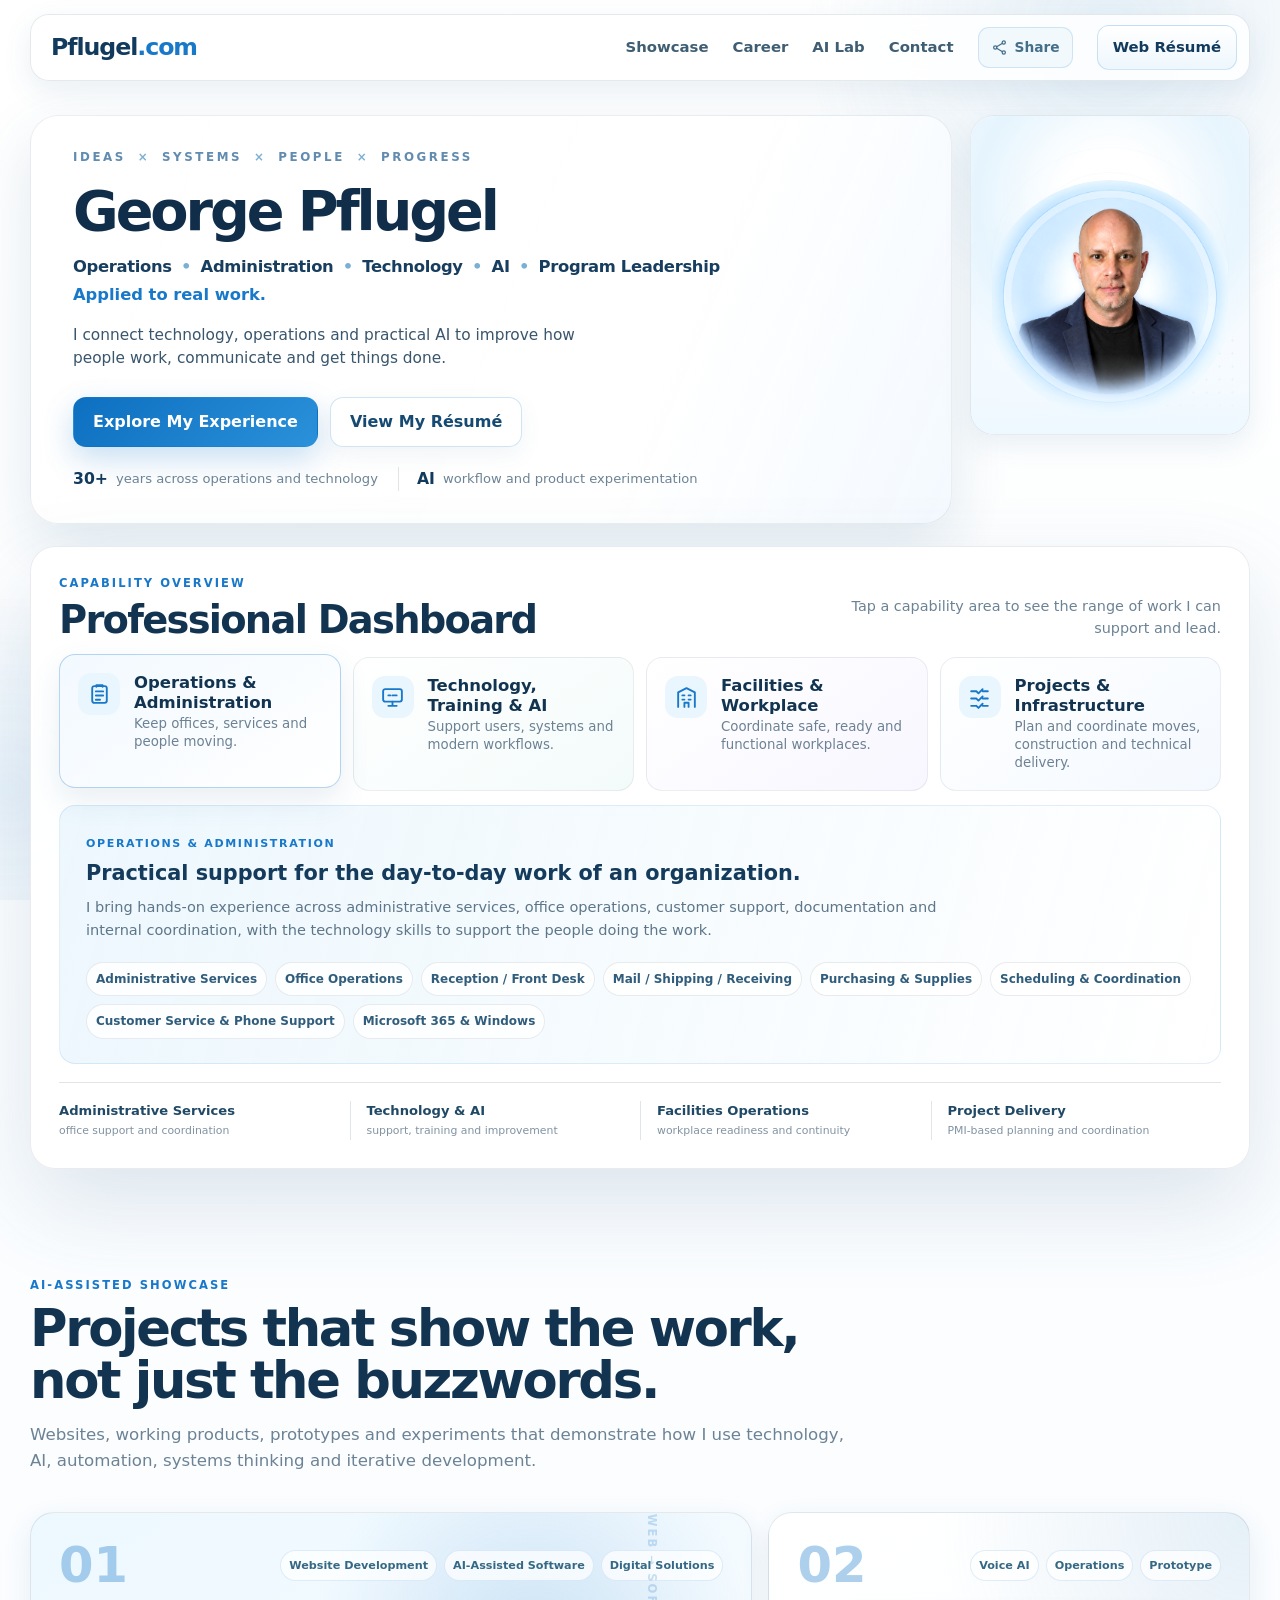
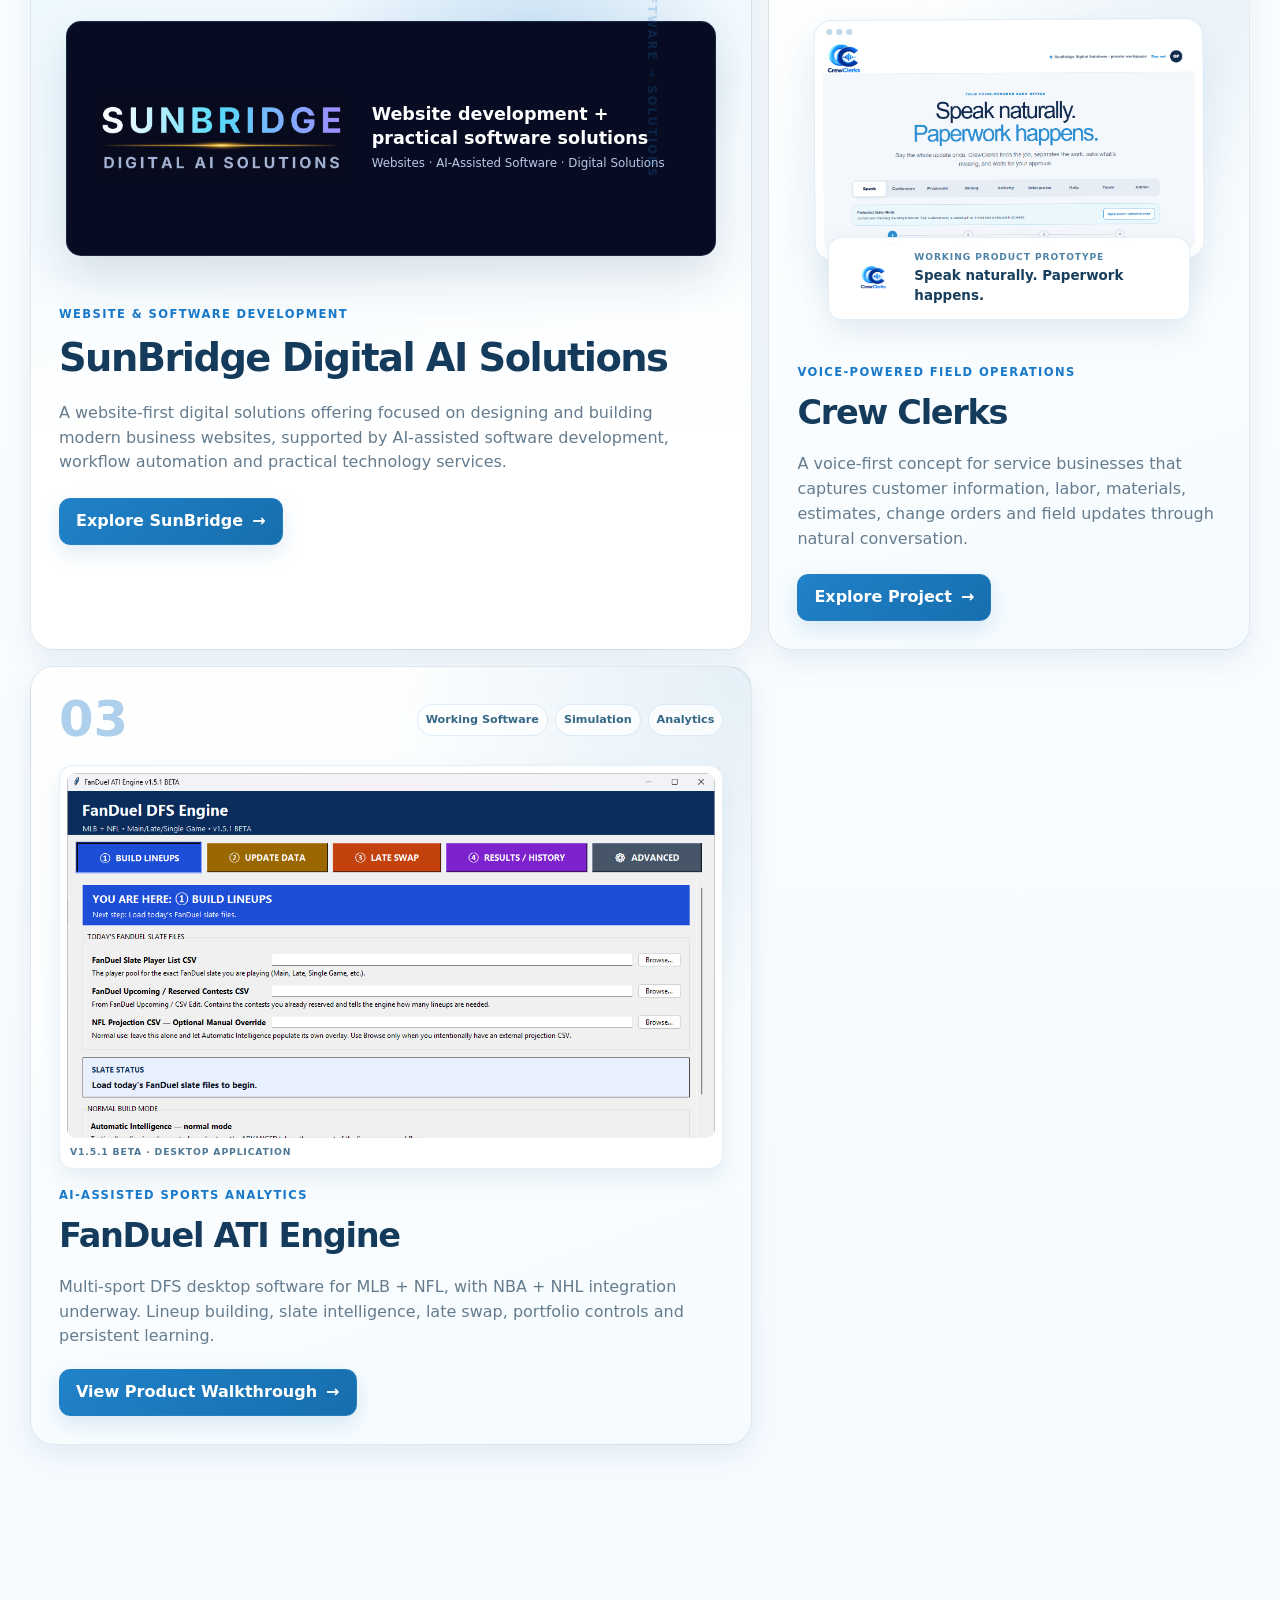
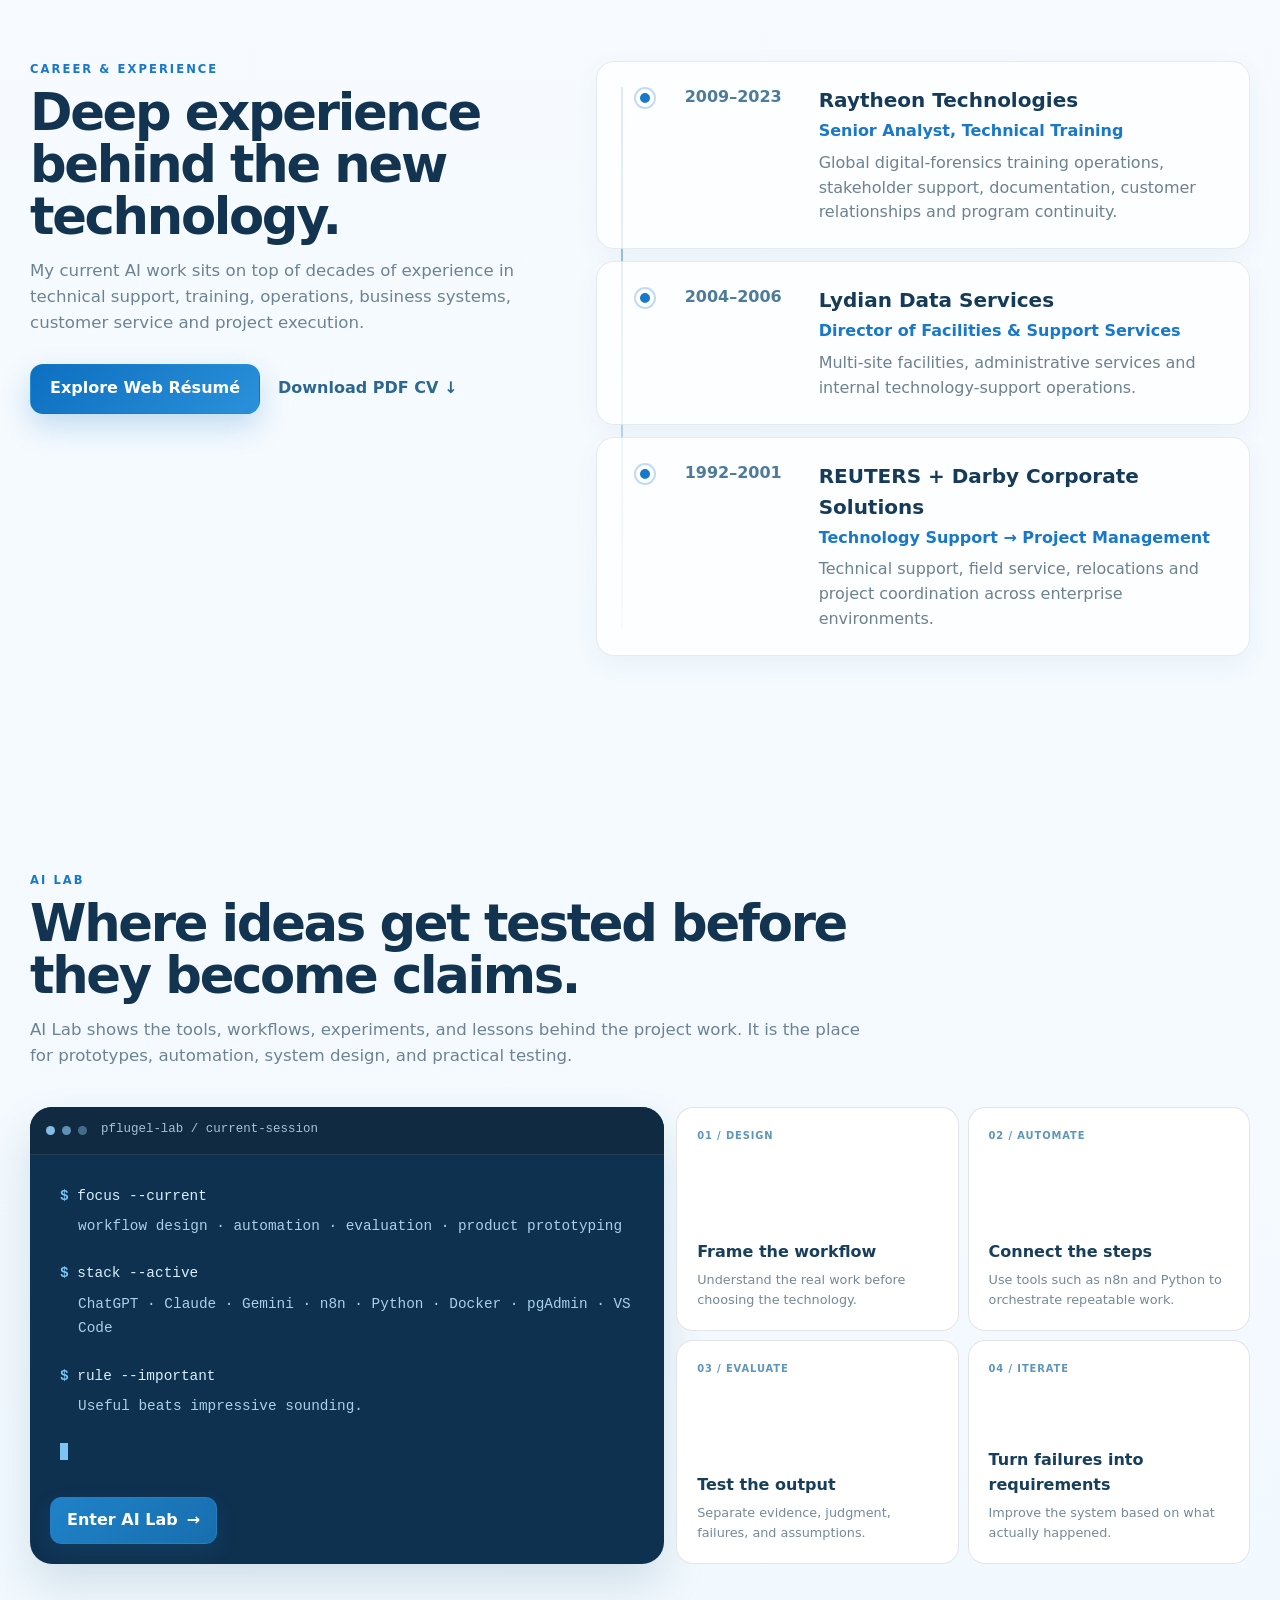
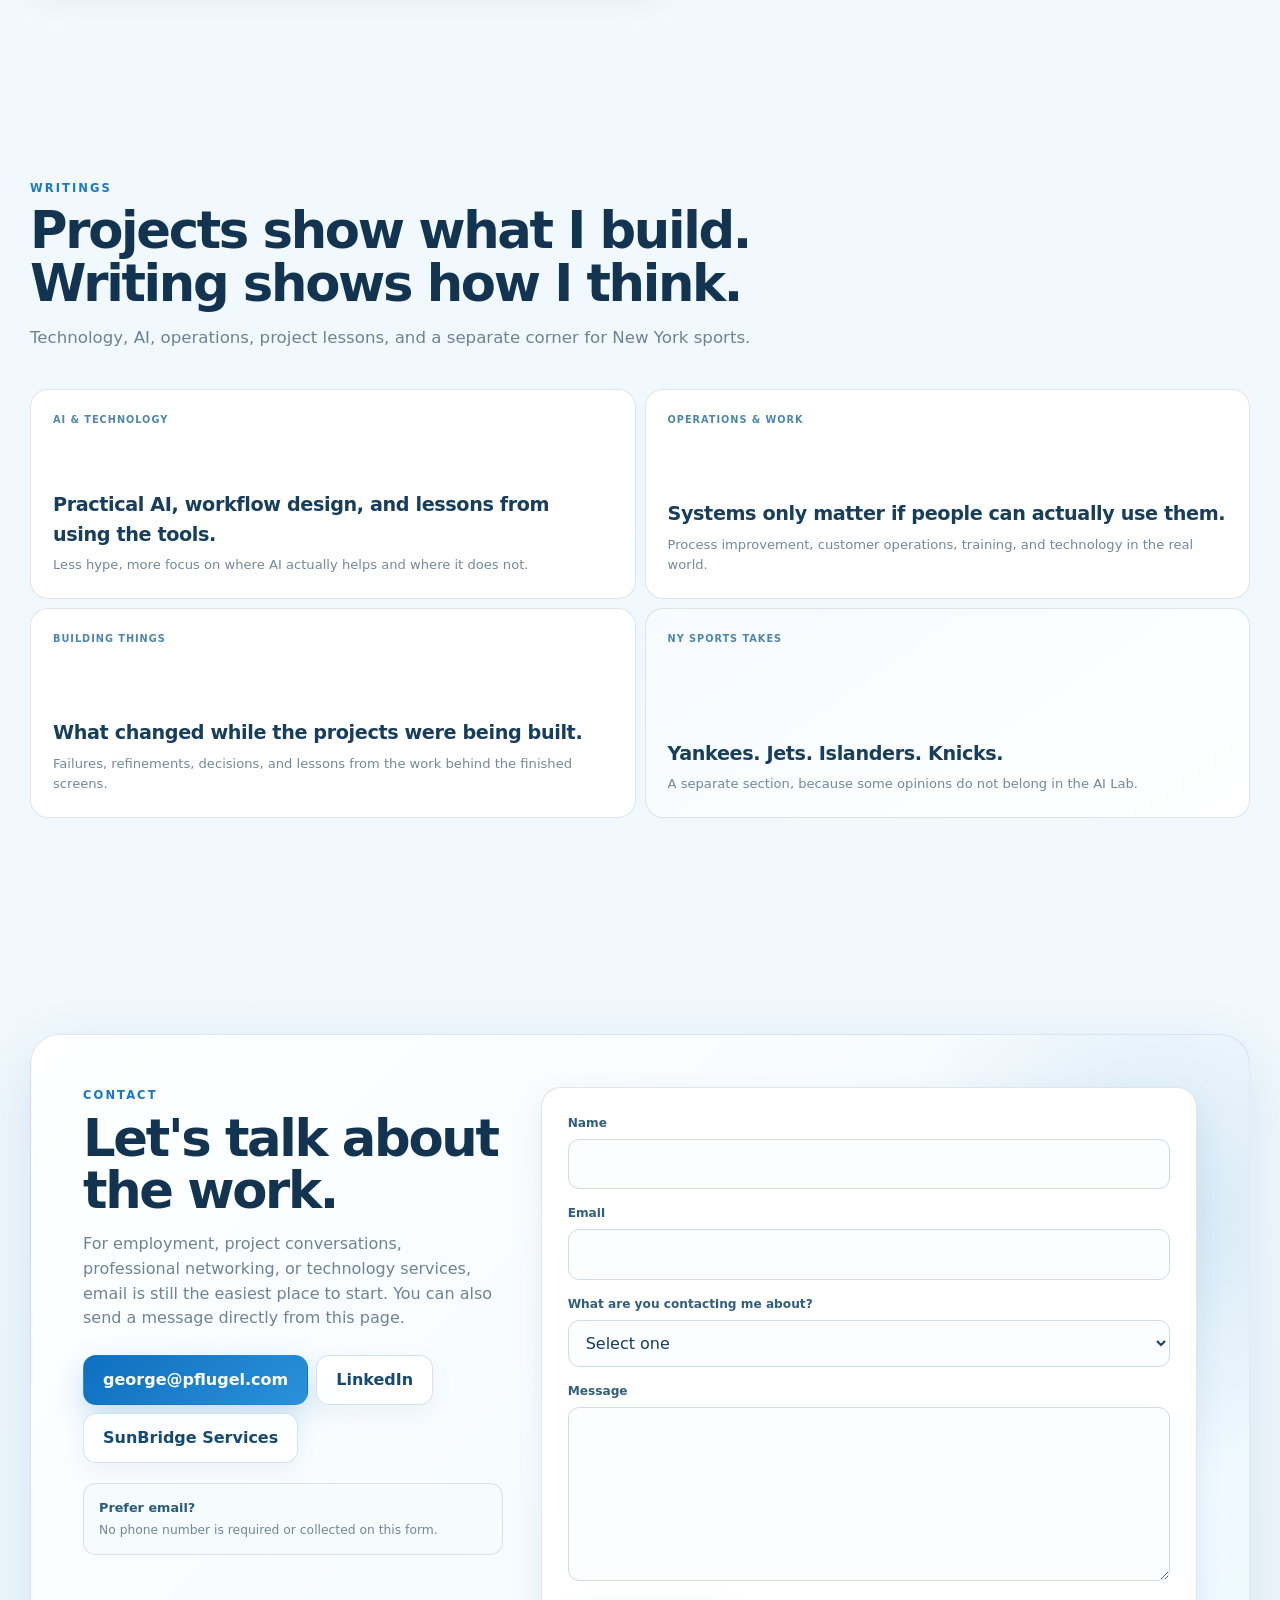
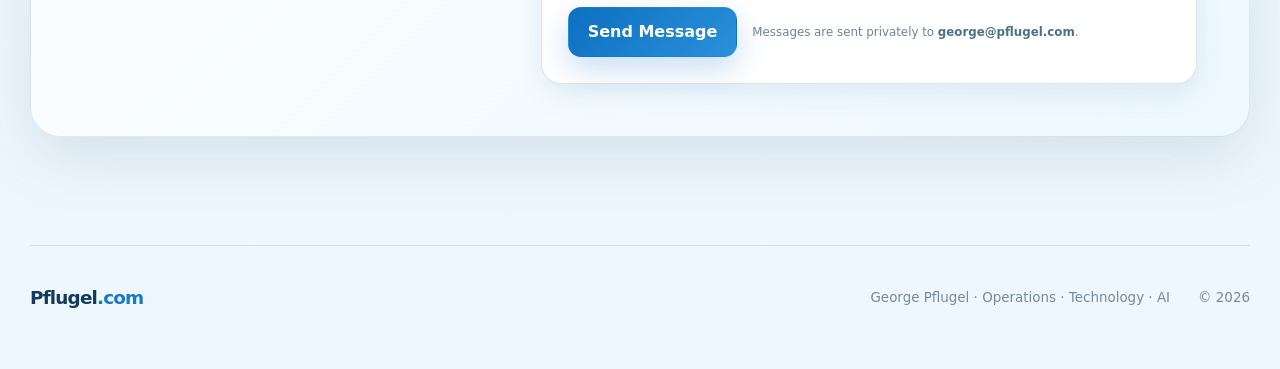
<file: index.html>
<!DOCTYPE html>
<html lang="en">
<head>
  <meta charset="UTF-8" />
  <meta name="viewport" content="width=device-width, initial-scale=1.0" />
  <meta name="theme-color" content="#f7fbff" />
  <meta name="description" content="Pflugel.com, George Pflugel's interactive professional showcase, AI lab, career experience and writings." />
  <title>Pflugel.com | George Pflugel</title>
  <link rel="icon" href="assets/favicon.svg" type="image/svg+xml">
  <link rel="stylesheet" href="styles.css?v=27.4" />
  <style>
    .dashboard-cta .button.button-secondary {
      color: #fff;
      background: linear-gradient(135deg, #0d6fc0, #2b91da);
      border-color: transparent;
      box-shadow: 0 10px 24px rgba(24,120,201,.20);
    }
    .dashboard-cta .button.button-secondary:hover {
      color: #fff;
    }
  </style>
</head>
<body>
  <div class="page-bg" aria-hidden="true">
    <div class="orb orb-one"></div>
    <div class="orb orb-two"></div>
  </div>

  <header class="site-header">
    <a class="site-brand" href="#home" aria-label="Pflugel.com home">
      <span>Pflugel</span><strong>.com</strong>
    </a>

    <button class="menu-toggle" aria-expanded="false" aria-controls="primary-nav" aria-label="Open navigation">
      <span></span><span></span><span></span>
    </button>

    <nav id="primary-nav" class="primary-nav" aria-label="Primary navigation">
      <a href="showcase.html">Showcase</a>
      <a href="career.html">Career</a>
      <a href="ai-lab.html" data-track="ai_lab">AI Lab</a>
      <a href="#contact">Contact</a>
      <a class="nav-button" href="resume.html" data-track="web_resume">Web Résumé</a>
    </nav>
  </header>

  <main>
    <section id="home" class="hero-section">
      <div class="hero-top-grid reveal">
        <div class="hero-main-card">
          <div class="hero-copy">
            <p class="signal-line">IDEAS <span>×</span> SYSTEMS <span>×</span> PEOPLE <span>×</span> PROGRESS</p>
            <h1>George Pflugel</h1>
            <p class="hero-role">Operations <span>•</span> Administration <span>•</span> Technology <span>•</span> AI <span>•</span> Program Leadership</p>
            <p class="hero-tagline">Applied to real work.</p>
            <p class="hero-summary">
              I connect technology, operations and practical AI to improve how people work, communicate and get things done.
            </p>

            <div class="hero-actions">
              <a class="button button-primary" href="#professional-dashboard">Explore My Experience</a>
              <a class="button button-secondary" href="resume.html" data-track="web_resume">View My Résumé</a>
            </div>

            <div class="hero-proof">
              <span><strong>30+</strong> years across operations and technology</span>
              <span><strong>AI</strong> workflow and product experimentation</span>
            </div>
          </div>
        </div>

        <aside class="hero-portrait-card" aria-label="Portrait accent panel">
          <div class="portrait-card-stage">
            <div class="portrait-card-orb orb-a"></div>
            <div class="portrait-card-orb orb-b"></div>
            <div class="portrait-card-grid"></div>
            <img class="portrait-card-image" src="assets/george-home-portrait-v26.png" alt="George Pflugel" />
          </div>
        </aside>
      </div>

      <section id="professional-dashboard" class="dashboard reveal" aria-labelledby="dashboard-title">
        <div class="dashboard-header">
          <div>
            <p class="section-kicker">CAPABILITY OVERVIEW</p>
            <h2 id="dashboard-title">Professional Dashboard</h2>
          </div>
          <p class="dashboard-intro">Tap a capability area to see the range of work I can support and lead.</p>
        </div>

        <div class="dashboard-grid">
          <button class="dash-card active" data-panel="operations" aria-pressed="true">
            <span class="dash-icon">
              <svg viewBox="0 0 24 24" aria-hidden="true">
                <rect x="5" y="4" width="14" height="16" rx="2"/>
                <path d="M9 4.5V3h6v1.5M8.5 9h7M8.5 13h7M8.5 17h4"/>
              </svg>
            </span>
            <span><strong>Operations &amp; Administration</strong><small>Keep offices, services and people moving.</small></span>
          </button>

          <button class="dash-card" data-panel="technology" aria-pressed="false">
            <span class="dash-icon">
              <svg viewBox="0 0 24 24" aria-hidden="true">
                <rect x="3" y="4" width="18" height="12" rx="2"/>
                <path d="M8 20h8M12 16v4M8 10h2M12 10h4"/>
              </svg>
            </span>
            <span><strong>Technology, Training &amp; AI</strong><small>Support users, systems and modern workflows.</small></span>
          </button>

          <button class="dash-card" data-panel="facilities" aria-pressed="false">
            <span class="dash-icon">
              <svg viewBox="0 0 24 24" aria-hidden="true">
                <path d="M4 21V7l8-4 8 4v14M8 10h2M14 10h2M8 14h2M14 14h2M10 21v-4h4v4"/>
              </svg>
            </span>
            <span><strong>Facilities &amp; Workplace</strong><small>Coordinate safe, ready and functional workplaces.</small></span>
          </button>

          <button class="dash-card" data-panel="projects" aria-pressed="false">
            <span class="dash-icon">
              <svg viewBox="0 0 24 24" aria-hidden="true">
                <path d="M4 6h5M15 6h5M9 6l2 2 4-4M4 13h5M15 13h5M9 13l2 2 4-4M4 20h5M15 20h5M9 20l2 2 4-4"/>
              </svg>
            </span>
            <span><strong>Projects &amp; Infrastructure</strong><small>Plan and coordinate moves, construction and technical delivery.</small></span>
          </button>
        </div>

        <div class="dashboard-detail" id="dashboard-detail" aria-live="polite">
          <div>
            <span class="detail-label">OPERATIONS &amp; ADMINISTRATION</span>
            <h3>Practical support for the day-to-day work of an organization.</h3>
            <p>I bring hands-on experience across administrative services, office operations, customer support, documentation and internal coordination, with the technology skills to support the people doing the work.</p>
          </div>
          <div class="detail-points">
            <span>Administrative Services</span>
            <span>Office Operations</span>
            <span>Reception / Front Desk</span>
            <span>Mail / Shipping / Receiving</span>
            <span>Purchasing &amp; Supplies</span>
            <span>Scheduling &amp; Coordination</span>
            <span>Customer Service &amp; Phone Support</span>
            <span>Microsoft 365 &amp; Windows</span>
          </div>
        </div>

        <div class="dashboard-footer">
          <div>
            <strong>Administrative Services</strong>
            <span>office support and coordination</span>
          </div>
          <div>
            <strong>Technology &amp; AI</strong>
            <span>support, training and improvement</span>
          </div>
          <div>
            <strong>Facilities Operations</strong>
            <span>workplace readiness and continuity</span>
          </div>
          <div>
            <strong>Project Delivery</strong>
            <span>PMI-based planning and coordination</span>
          </div>
        </div>
      </section>
    </section>

    <section id="showcase" class="section">
      <div class="section-heading reveal">
        <p class="section-kicker">AI-ASSISTED SHOWCASE</p>
        <h2>Projects that show the work, not just the buzzwords.</h2>
        <p>Websites, working products, prototypes and experiments that demonstrate how I use technology, AI, automation, systems thinking and iterative development.</p>
      </div>

      <div class="project-grid">
        <article class="project-card project-feature sunbridge-project-card reveal">
          <div class="project-top">
            <div class="project-number">01</div>
            <div class="project-tags"><span>Website Development</span><span>AI-Assisted Software</span><span>Digital Solutions</span></div>
          </div>

          <a class="sunbridge-card-brand sb23-home-preview compact-brand-preview" href="sunbridge.html" data-track="project_sunbridge" aria-label="Explore SunBridge Digital Solutions service brand">
            <img src="assets/sunbridge-logo-navy-v2.png" alt="SunBridge Digital Solutions logo">
            <div>
              <strong>Website development + practical software solutions</strong>
              <span>Websites · AI-Assisted Software · Digital Solutions</span>
            </div>
          </a>

          <div class="project-body compact-project-body">
            <p class="project-type">WEBSITE &amp; SOFTWARE DEVELOPMENT</p>
            <h3>SunBridge Digital AI Solutions</h3>
            <p>A website-first digital solutions offering focused on designing and building modern business websites, supported by AI-assisted software development, workflow automation and practical technology services.</p>
          </div>
          <a class="project-link project-cta-button" href="sunbridge.html" data-track="project_sunbridge">Explore SunBridge <span>→</span></a>
        </article>

        <article class="project-card crew-project-card reveal">
          <div class="project-top">
            <div class="project-number">02</div>
            <div class="project-tags"><span>Voice AI</span><span>Operations</span><span>Prototype</span></div>
          </div>

          <a class="project-preview crew-project-preview" href="crew-clerks.html" data-track="project_crewclerks" aria-label="Explore CrewClerks project">
            <div class="project-preview-window">
              <div class="project-preview-bar" aria-hidden="true"><i></i><i></i><i></i></div>
              <img src="assets/crewclerks-hero.png" alt="CrewClerks product interface showing Speak naturally. Paperwork happens.">
            </div>
            <div class="project-preview-caption">
              <img src="assets/crewclerks-logo.png" alt="" aria-hidden="true">
              <div>
                <span>WORKING PRODUCT PROTOTYPE</span>
                <strong>Speak naturally. Paperwork happens.</strong>
              </div>
            </div>
          </a>

          <div class="project-body">
            <p class="project-type">VOICE-POWERED FIELD OPERATIONS</p>
            <h3>Crew Clerks</h3>
            <p>A voice-first concept for service businesses that captures customer information, labor, materials, estimates, change orders and field updates through natural conversation.</p>
          </div>
          <a class="project-link project-cta-button" href="crew-clerks.html" data-track="project_crewclerks">Explore Project <span>→</span></a>
        </article>

        <article class="project-card fanduel-project-card reveal">
          <div class="project-top">
            <div class="project-number">03</div>
            <div class="project-tags"><span>Working Software</span><span>Simulation</span><span>Analytics</span></div>
          </div>
          <a class="fanduel-card-preview" href="fanduel-ati-engine.html" data-track="project_fanduel" aria-label="View FanDuel ATI Engine product walkthrough">
            <img src="assets/fanduel-build-lineups.png" alt="FanDuel ATI Engine Build Lineups software screen">
            <span>V1.5.1 BETA · DESKTOP APPLICATION</span>
          </a>
          <div class="project-body">
            <p class="project-type">AI-ASSISTED SPORTS ANALYTICS</p>
            <h3>FanDuel ATI Engine</h3>
            <p>Multi-sport DFS desktop software for MLB + NFL, with NBA + NHL integration underway. Lineup building, slate intelligence, late swap, portfolio controls and persistent learning.</p>
          </div>
          <a class="project-link project-cta-button" href="fanduel-ati-engine.html" data-track="project_fanduel">View Product Walkthrough <span>→</span></a>
        </article>

        <article class="project-card compact-project opportunity-project-card reveal">
          <div class="project-top">
            <div class="project-number">04</div>
            <div class="project-tags"><span>n8n</span><span>LLMs</span><span>Decision Logic</span></div>
          </div>

          <a class="opportunity-home-preview" href="opportunity-engine.html" data-track="project_opportunity" aria-label="Explore AI Opportunity Engine">
            <div class="op-preview-flow">
              <span class="op-preview-node">Evidence</span>
              <i>→</i>
              <span class="op-preview-node">Hard Gates</span>
              <i>→</i>
              <span class="op-preview-node accent">Score</span>
            </div>
            <div class="op-preview-result">
              <div><small>OPPORTUNITY</small><strong>82.4</strong></div>
              <div><small>CONFIDENCE</small><strong>HIGH</strong></div>
              <div class="op-preview-decision"><small>DECISION</small><strong>LIST</strong></div>
            </div>
            <span class="op-preview-caption">Evidence → rules → scoring → confidence → decision</span>
          </a>

          <div class="project-body compact-project-body">
            <p class="project-type">WORKFLOW & DECISION ENGINE</p>
            <h3>AI Opportunity Engine</h3>
            <p>A structured evaluation system for research, evidence, hard gates, scoring, confidence, automation, and repeatable decisions.</p>
          </div>
          <a class="project-link project-cta-button" href="opportunity-engine.html" data-track="project_opportunity">Explore Project <span>→</span></a>
        </article>
      </div>
    </section>

    <section id="career" class="section career-section">
      <div class="career-intro reveal">
        <p class="section-kicker">CAREER & EXPERIENCE</p>
        <h2>Deep experience behind the new technology.</h2>
        <p>
          My current AI work sits on top of decades of experience in technical support,
          training, operations, business systems, customer service and project execution.
        </p>
        <div class="career-actions">
          <a class="button button-primary" href="resume.html" data-track="web_resume">Explore Web Résumé</a>
          <a class="text-action" href="assets/George-Pflugel-CV.pdf" data-track="resume_pdf" download>Download PDF CV <span>↓</span></a>
        </div>
      </div>

      <div class="career-timeline reveal">
        <article>
          <div class="timeline-marker"></div>
          <div class="timeline-year">2009–2023</div>
          <div>
            <h3>Raytheon Technologies</h3>
            <p class="timeline-role">Senior Analyst, Technical Training</p>
            <p>Global digital-forensics training operations, stakeholder support, documentation, customer relationships and program continuity.</p>
          </div>
        </article>

        <article>
          <div class="timeline-marker"></div>
          <div class="timeline-year">2004–2006</div>
          <div>
            <h3>Lydian Data Services</h3>
            <p class="timeline-role">Director of Facilities & Support Services</p>
            <p>Multi-site facilities, administrative services and internal technology-support operations.</p>
          </div>
        </article>

        <article>
          <div class="timeline-marker"></div>
          <div class="timeline-year">1992–2001</div>
          <div>
            <h3>REUTERS + Darby Corporate Solutions</h3>
            <p class="timeline-role">Technology Support → Project Management</p>
            <p>Technical support, field service, relocations and project coordination across enterprise environments.</p>
          </div>
        </article>
      </div>
    </section>

    <section id="ai-lab" class="section lab-section lab-section-v20">
      <div class="section-heading reveal">
        <p class="section-kicker">AI LAB</p>
        <h2>Where ideas get tested before they become claims.</h2>
        <p>AI Lab shows the tools, workflows, experiments, and lessons behind the project work. It is the place for prototypes, automation, system design, and practical testing.</p>
      </div>

      <div class="lab-v20-layout">
        <article class="lab-v20-console reveal">
          <div class="console-header">
            <span class="console-dot"></span><span class="console-dot"></span><span class="console-dot"></span>
            <span class="console-title">pflugel-lab / current-session</span>
          </div>
          <div class="console-body">
            <p><span class="prompt">$</span> focus --current</p>
            <p class="console-output">workflow design · automation · evaluation · product prototyping</p>
            <p><span class="prompt">$</span> stack --active</p>
            <p class="console-output">ChatGPT · Claude · Gemini · n8n · Python · Docker · pgAdmin · VS Code</p>
            <p><span class="prompt">$</span> rule --important</p>
            <p class="console-output">Useful beats impressive sounding.</p>
            <span class="console-cursor"></span>
          </div>
          <a class="project-cta-button lab-enter-button" href="ai-lab.html" data-track="ai_lab">Enter AI Lab <span>→</span></a>
        </article>

        <div class="lab-v20-grid">
          <article class="lab-v20-card reveal"><span>01 / DESIGN</span><h3>Frame the workflow</h3><p>Understand the real work before choosing the technology.</p></article>
          <article class="lab-v20-card reveal"><span>02 / AUTOMATE</span><h3>Connect the steps</h3><p>Use tools such as n8n and Python to orchestrate repeatable work.</p></article>
          <article class="lab-v20-card reveal"><span>03 / EVALUATE</span><h3>Test the output</h3><p>Separate evidence, judgment, failures, and assumptions.</p></article>
          <article class="lab-v20-card reveal"><span>04 / ITERATE</span><h3>Turn failures into requirements</h3><p>Improve the system based on what actually happened.</p></article>
        </div>
      </div>
    </section>

    <section id="writings" class="section writings-section writings-section-v21">
      <div class="section-heading reveal">
        <p class="section-kicker">WRITINGS</p>
        <h2>Projects show what I build. Writing shows how I think.</h2>
        <p>Technology, AI, operations, project lessons, and a separate corner for New York sports.</p>
      </div>

      <div class="writings-v21-grid">
        <article class="writing-home-card reveal">
          <span>AI & TECHNOLOGY</span>
          <h3>Practical AI, workflow design, and lessons from using the tools.</h3>
          <p>Less hype, more focus on where AI actually helps and where it does not.</p>
        </article>
        <article class="writing-home-card reveal">
          <span>OPERATIONS & WORK</span>
          <h3>Systems only matter if people can actually use them.</h3>
          <p>Process improvement, customer operations, training, and technology in the real world.</p>
        </article>
        <article class="writing-home-card reveal">
          <span>BUILDING THINGS</span>
          <h3>What changed while the projects were being built.</h3>
          <p>Failures, refinements, decisions, and lessons from the work behind the finished screens.</p>
        </article>
        <article class="writing-home-card sports reveal">
          <span>NY SPORTS TAKES</span>
          <h3>Yankees. Jets. Islanders. Knicks.</h3>
          <p>A separate section, because some opinions do not belong in the AI Lab.</p>
        </article>
      </div>

    </section>

    <section id="contact" class="section contact-section-v262">
      <div class="contact-card contact-card-v262 reveal">
        <div class="contact-intro">
          <p class="section-kicker">CONTACT</p>
          <h2>Let's talk about the work.</h2>
          <p>For employment, project conversations, professional networking, or technology services, email is still the easiest place to start. You can also send a message directly from this page.</p>

          <div class="contact-direct-links">
            <a class="button button-primary" href="mailto:george@pflugel.com" data-track="contact_email">george@pflugel.com</a>
            <a class="button button-secondary" href="https://www.linkedin.com/in/pflugel" target="_blank" rel="noopener" data-track="contact_linkedin">LinkedIn</a>
            <a class="button button-secondary" href="sunbridge.html" data-track="contact_sunbridge">SunBridge Services</a>
          </div>

          <div class="contact-privacy-note">
            <strong>Prefer email?</strong>
            <span>No phone number is required or collected on this form.</span>
          </div>
        </div>

        <form class="contact-form" action="https://formsubmit.co/george@pflugel.com" method="POST" data-track-form="contact_form">
          <input type="hidden" name="_subject" value="New message from Pflugel.com">
          <input type="hidden" name="_template" value="table">
          <input type="hidden" name="_next" value="https://pflugel.com/thanks.html">
          <input type="hidden" name="_url" value="https://pflugel.com/">
          <input class="form-honey" type="text" name="_honey" tabindex="-1" autocomplete="off" aria-hidden="true">

          <div class="form-field">
            <label for="contact-name">Name</label>
            <input id="contact-name" type="text" name="name" autocomplete="name" required>
          </div>

          <div class="form-field">
            <label for="contact-email">Email</label>
            <input id="contact-email" type="email" name="email" autocomplete="email" required>
          </div>

          <div class="form-field">
            <label for="contact-topic">What are you contacting me about?</label>
            <select id="contact-topic" name="reason" required>
              <option value="" selected disabled>Select one</option>
              <option>Employment opportunity</option>
              <option>Project or consulting conversation</option>
              <option>SunBridge technology services</option>
              <option>AI workflow or custom software</option>
              <option>Professional networking</option>
              <option>Other</option>
            </select>
          </div>

          <div class="form-field">
            <label for="contact-message">Message</label>
            <textarea id="contact-message" name="message" rows="6" required></textarea>
          </div>

          <div class="contact-form-footer">
            <button class="button button-primary contact-submit" type="submit">Send Message</button>
            <p>Messages are sent privately to <strong>george@pflugel.com</strong>.</p>
          </div>
        </form>
      </div>
    </section>
  </main>

  <footer>
    <a class="site-brand footer-brand" href="#home"><span>Pflugel</span><strong>.com</strong></a>
    <p>George Pflugel · Operations · Technology · AI</p>
    <p>© <span id="year"></span></p>
  </footer>

  <dialog id="project-dialog" class="project-dialog">
    <button class="dialog-close" aria-label="Close project details">×</button>
    <div id="project-dialog-content"></div>
  </dialog>

  <script src="script.js?v=27.4"></script>
</body>
</html>
</file>
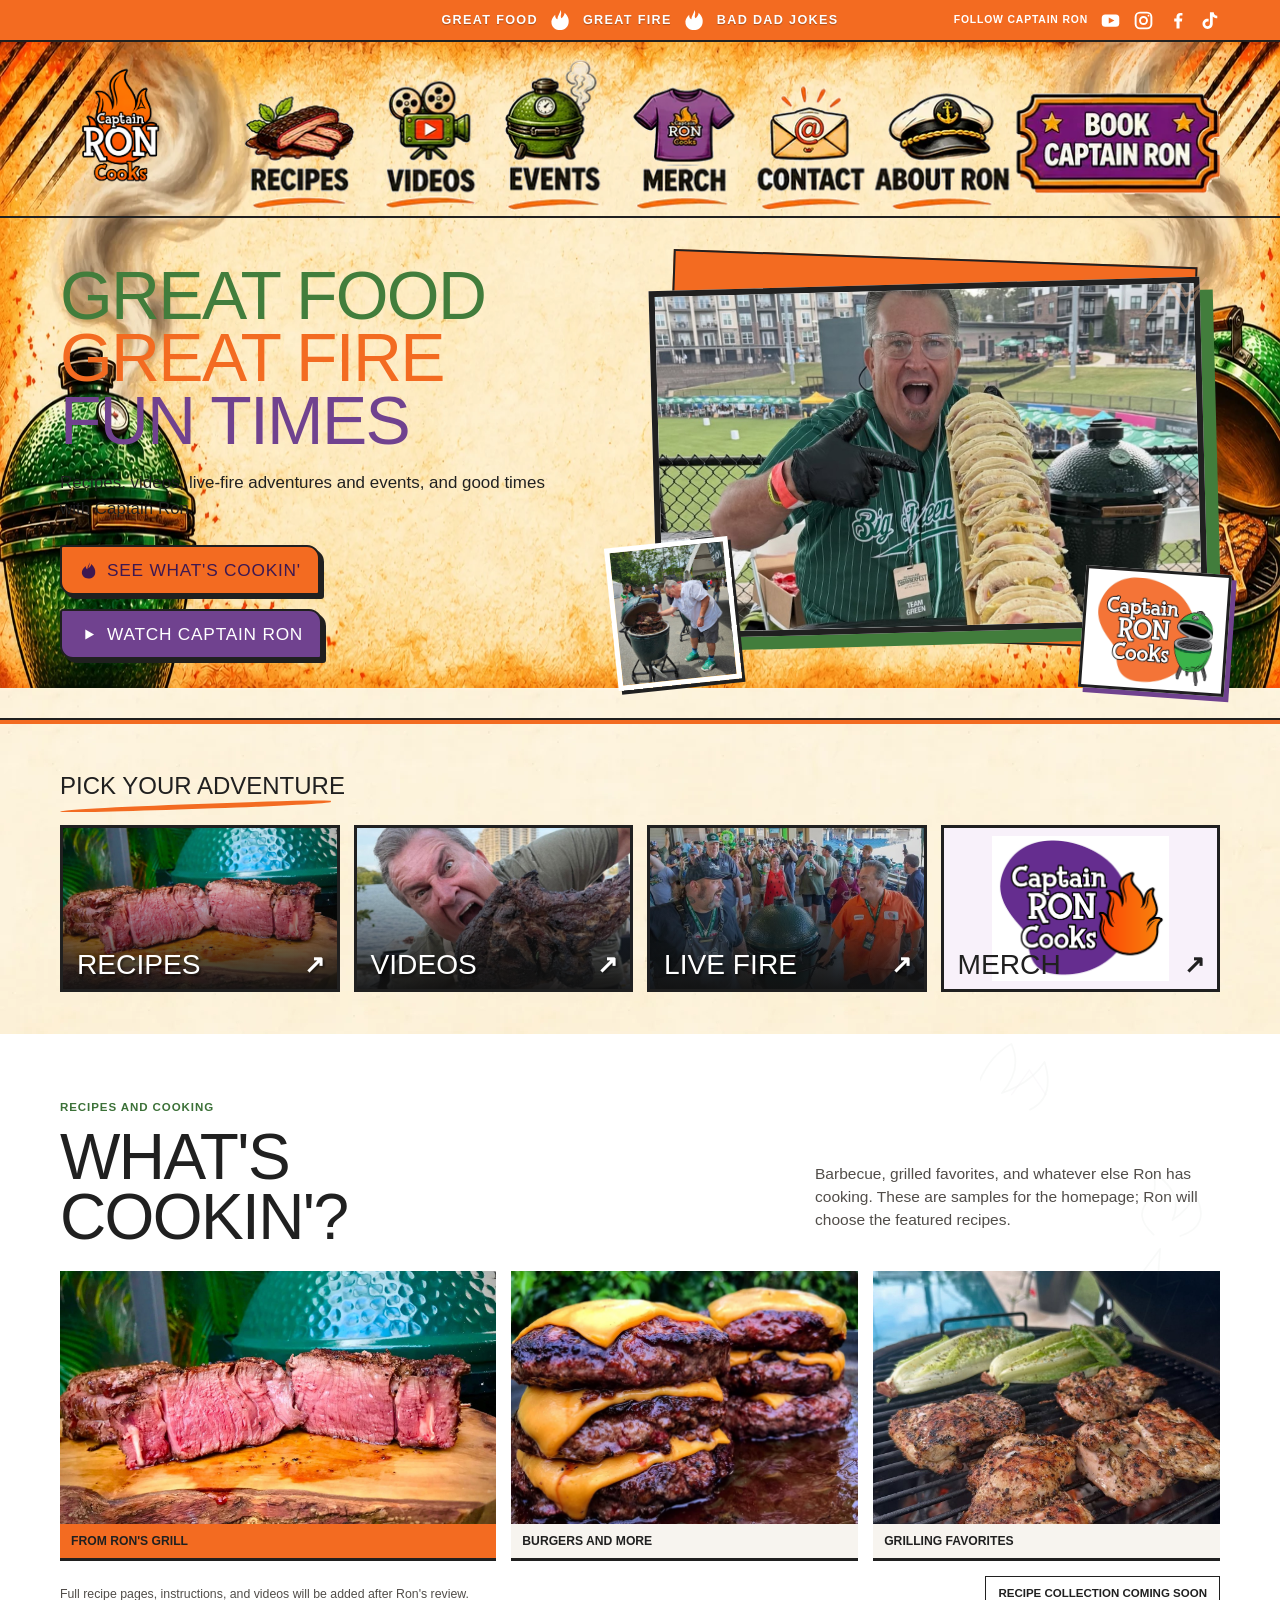
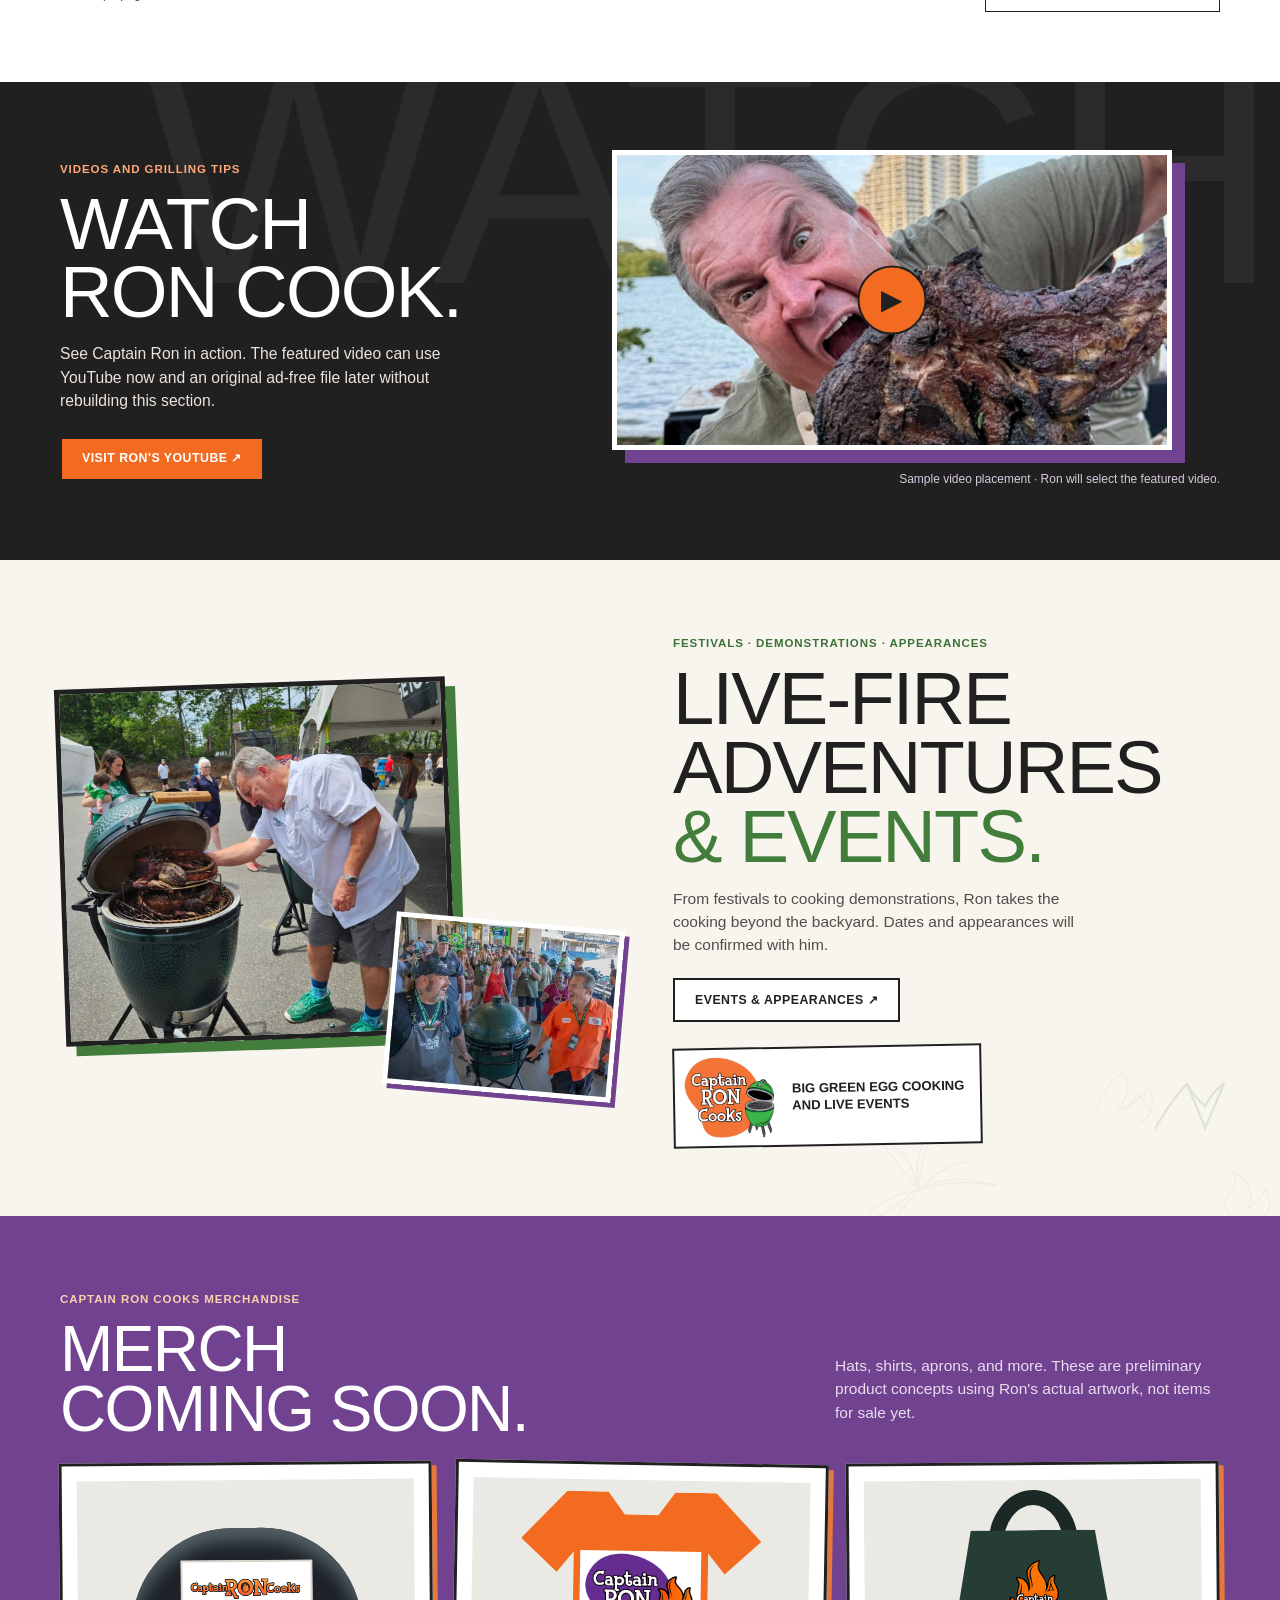
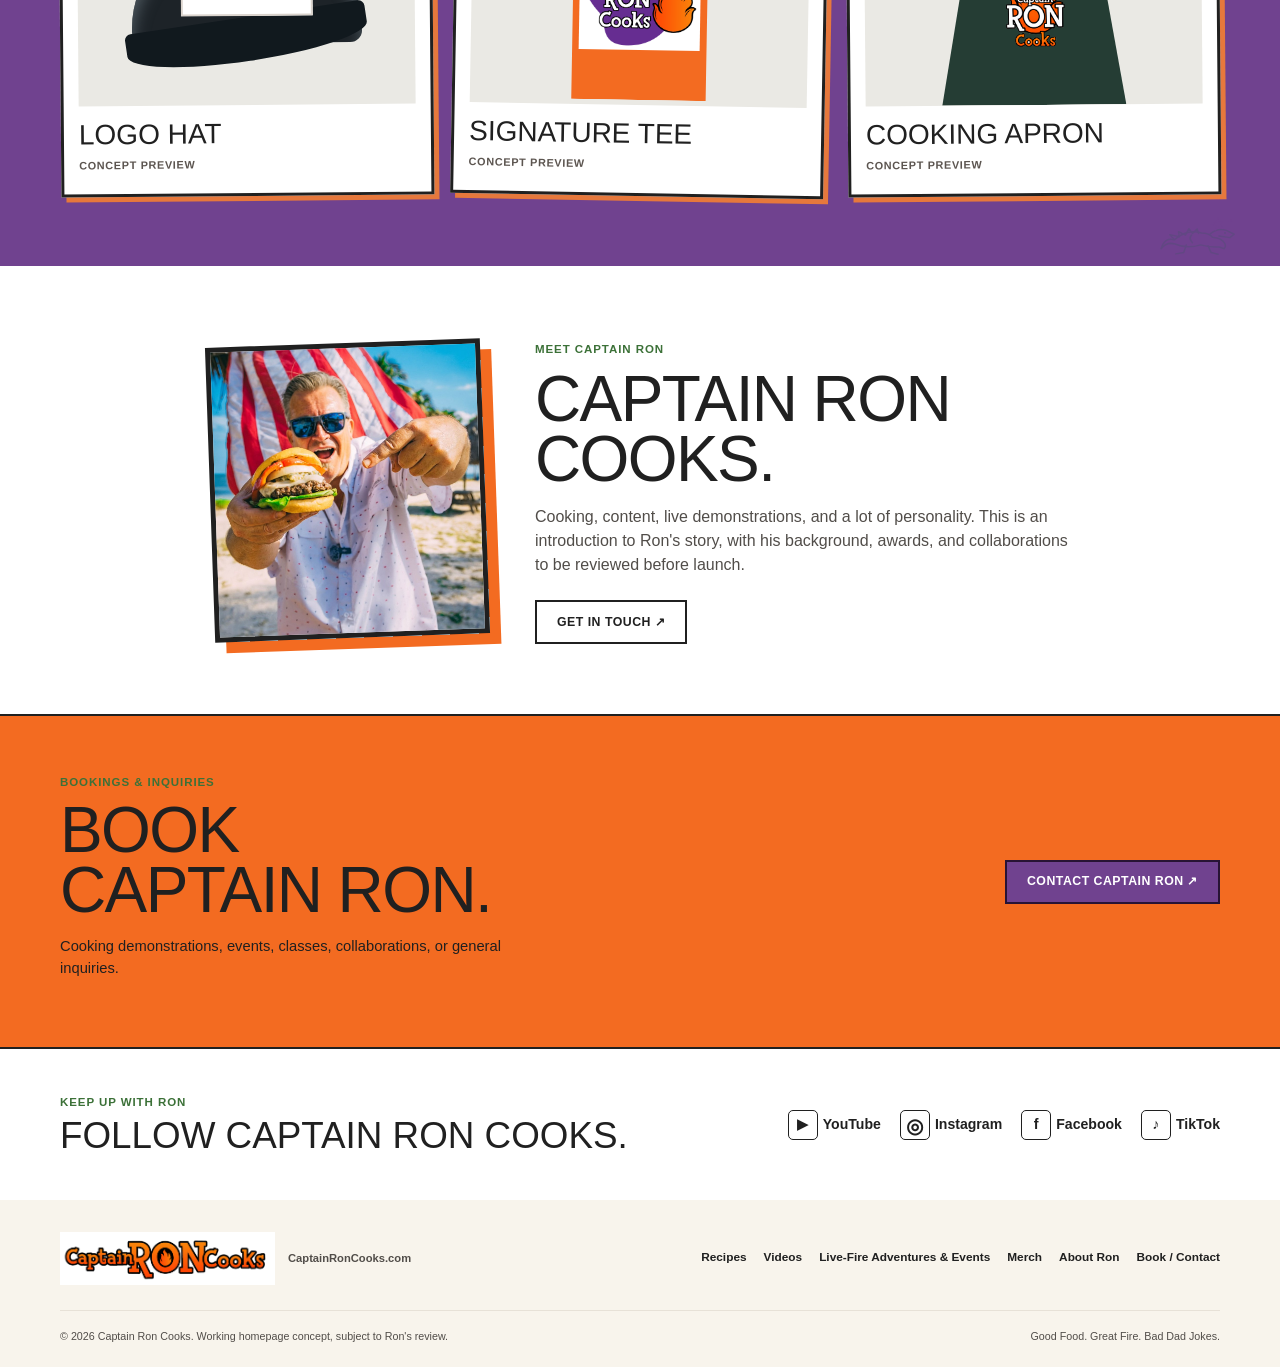
<file: captain-ron-preview/index.html>
<!DOCTYPE html>

<html lang="en-US">
<head><meta charset="utf-8"/>
<meta content="width=device-width,initial-scale=1" name="viewport"/>
<title>Captain Ron Cooks</title>
<meta content="noindex, max-image-preview:large" name="robots"/>
<style id="wp-img-auto-sizes-contain-inline-css">
img:is([sizes=auto i],[sizes^="auto," i]){contain-intrinsic-size:3000px 1500px}
/*# sourceURL=wp-img-auto-sizes-contain-inline-css */
</style>
<style id="wp-emoji-styles-inline-css">

	img.wp-smiley, img.emoji {
		display: inline !important;
		border: none !important;
		box-shadow: none !important;
		height: 1em !important;
		width: 1em !important;
		margin: 0 0.07em !important;
		vertical-align: -0.1em !important;
		background: none !important;
		padding: 0 !important;
	}
/*# sourceURL=wp-emoji-styles-inline-css */
</style>
<style id="wp-block-library-inline-css">
:root{--wp-block-synced-color:#7a00df;--wp-block-synced-color--rgb:122,0,223;--wp-bound-block-color:var(--wp-block-synced-color);--wp-editor-canvas-background:#ddd;--wp-admin-theme-color:#007cba;--wp-admin-theme-color--rgb:0,124,186;--wp-admin-theme-color-darker-10:#006ba1;--wp-admin-theme-color-darker-10--rgb:0,107,160.5;--wp-admin-theme-color-darker-20:#005a87;--wp-admin-theme-color-darker-20--rgb:0,90,135;--wp-admin-border-width-focus:2px}@media (min-resolution:192dpi){:root{--wp-admin-border-width-focus:1.5px}}.wp-element-button{cursor:pointer}:root .has-very-light-gray-background-color{background-color:#eee}:root .has-very-dark-gray-background-color{background-color:#313131}:root .has-very-light-gray-color{color:#eee}:root .has-very-dark-gray-color{color:#313131}:root .has-vivid-green-cyan-to-vivid-cyan-blue-gradient-background{background:linear-gradient(135deg,#00d084,#0693e3)}:root .has-purple-crush-gradient-background{background:linear-gradient(135deg,#34e2e4,#4721fb 50%,#ab1dfe)}:root .has-hazy-dawn-gradient-background{background:linear-gradient(135deg,#faaca8,#dad0ec)}:root .has-subdued-olive-gradient-background{background:linear-gradient(135deg,#fafae1,#67a671)}:root .has-atomic-cream-gradient-background{background:linear-gradient(135deg,#fdd79a,#004a59)}:root .has-nightshade-gradient-background{background:linear-gradient(135deg,#330968,#31cdcf)}:root .has-midnight-gradient-background{background:linear-gradient(135deg,#020381,#2874fc)}:root{--wp--preset--font-size--normal:16px;--wp--preset--font-size--huge:42px}.has-regular-font-size{font-size:1em}.has-larger-font-size{font-size:2.625em}.has-normal-font-size{font-size:var(--wp--preset--font-size--normal)}.has-huge-font-size{font-size:var(--wp--preset--font-size--huge)}:root .has-text-align-center{text-align:center}:root .has-text-align-left{text-align:left}:root .has-text-align-right{text-align:right}.has-fit-text{white-space:nowrap!important}#end-resizable-editor-section{display:none}.aligncenter{clear:both}.items-justified-left{justify-content:flex-start}.items-justified-center{justify-content:center}.items-justified-right{justify-content:flex-end}.items-justified-space-between{justify-content:space-between}.screen-reader-text{word-wrap:normal!important;border:0;clip-path:inset(50%);height:1px;margin:-1px;overflow:hidden;padding:0;position:absolute;width:1px;word-break:normal!important}.screen-reader-text:focus{background-color:#ddd;clip-path:none;color:#444;display:block;font-size:1em;height:auto;left:5px;line-height:normal;padding:15px 23px 14px;text-decoration:none;top:5px;width:auto;z-index:100000}html :where(.has-border-color){border-style:solid}html :where([style^=border-color],[style*=";border-color"],[style*="; border-color"]){border-style:solid}html :where([style^=border-top-color],[style*=";border-top-color"],[style*="; border-top-color"]){border-top-style:solid}html :where([style^=border-right-color],[style*=";border-right-color"],[style*="; border-right-color"]){border-right-style:solid}html :where([style^=border-bottom-color],[style*=";border-bottom-color"],[style*="; border-bottom-color"]){border-bottom-style:solid}html :where([style^=border-left-color],[style*=";border-left-color"],[style*="; border-left-color"]){border-left-style:solid}html :where([style^=border-width],[style*=";border-width"],[style*="; border-width"]){border-style:solid}html :where([style^=border-top-width],[style*=";border-top-width"],[style*="; border-top-width"]){border-top-style:solid}html :where([style^=border-right-width],[style*=";border-right-width"],[style*="; border-right-width"]){border-right-style:solid}html :where([style^=border-bottom-width],[style*=";border-bottom-width"],[style*="; border-bottom-width"]){border-bottom-style:solid}html :where([style^=border-left-width],[style*=";border-left-width"],[style*="; border-left-width"]){border-left-style:solid}html :where(img[class*=wp-image-]){height:auto;max-width:100%}:where(figure){margin:0 0 1em}html :where(.is-position-sticky){--wp-admin--admin-bar--position-offset:var(--wp-admin--admin-bar--height,0px)}@media screen and (max-width:600px){html :where(.is-position-sticky){--wp-admin--admin-bar--position-offset:0px}}

/*# sourceURL=/wp-includes/css/dist/block-library/common.min.css */
</style>
<style id="classic-theme-styles-inline-css">
/*! This file is auto-generated */
.wp-block-button__link{color:#fff;background-color:#32373c;border-radius:9999px;box-shadow:none;text-decoration:none;padding:calc(.667em + 2px) calc(1.333em + 2px);font-size:1.125em}.wp-block-file__button{background:#32373c;color:#fff;text-decoration:none}
/*# sourceURL=/wp-includes/css/classic-themes.min.css */
</style>
<style id="global-styles-inline-css">
:root{--wp--preset--aspect-ratio--square: 1;--wp--preset--aspect-ratio--4-3: 4/3;--wp--preset--aspect-ratio--3-4: 3/4;--wp--preset--aspect-ratio--3-2: 3/2;--wp--preset--aspect-ratio--2-3: 2/3;--wp--preset--aspect-ratio--16-9: 16/9;--wp--preset--aspect-ratio--9-16: 9/16;--wp--preset--color--black: #000000;--wp--preset--color--cyan-bluish-gray: #abb8c3;--wp--preset--color--white: #ffffff;--wp--preset--color--pale-pink: #f78da7;--wp--preset--color--vivid-red: #cf2e2e;--wp--preset--color--luminous-vivid-orange: #ff6900;--wp--preset--color--luminous-vivid-amber: #fcb900;--wp--preset--color--light-green-cyan: #7bdcb5;--wp--preset--color--vivid-green-cyan: #00d084;--wp--preset--color--pale-cyan-blue: #8ed1fc;--wp--preset--color--vivid-cyan-blue: #0693e3;--wp--preset--color--vivid-purple: #9b51e0;--wp--preset--gradient--vivid-cyan-blue-to-vivid-purple: linear-gradient(135deg,rgb(6,147,227) 0%,rgb(155,81,224) 100%);--wp--preset--gradient--light-green-cyan-to-vivid-green-cyan: linear-gradient(135deg,rgb(122,220,180) 0%,rgb(0,208,130) 100%);--wp--preset--gradient--luminous-vivid-amber-to-luminous-vivid-orange: linear-gradient(135deg,rgb(252,185,0) 0%,rgb(255,105,0) 100%);--wp--preset--gradient--luminous-vivid-orange-to-vivid-red: linear-gradient(135deg,rgb(255,105,0) 0%,rgb(207,46,46) 100%);--wp--preset--gradient--very-light-gray-to-cyan-bluish-gray: linear-gradient(135deg,rgb(238,238,238) 0%,rgb(169,184,195) 100%);--wp--preset--gradient--cool-to-warm-spectrum: linear-gradient(135deg,rgb(74,234,220) 0%,rgb(151,120,209) 20%,rgb(207,42,186) 40%,rgb(238,44,130) 60%,rgb(251,105,98) 80%,rgb(254,248,76) 100%);--wp--preset--gradient--blush-light-purple: linear-gradient(135deg,rgb(255,206,236) 0%,rgb(152,150,240) 100%);--wp--preset--gradient--blush-bordeaux: linear-gradient(135deg,rgb(254,205,165) 0%,rgb(254,45,45) 50%,rgb(107,0,62) 100%);--wp--preset--gradient--luminous-dusk: linear-gradient(135deg,rgb(255,203,112) 0%,rgb(199,81,192) 50%,rgb(65,88,208) 100%);--wp--preset--gradient--pale-ocean: linear-gradient(135deg,rgb(255,245,203) 0%,rgb(182,227,212) 50%,rgb(51,167,181) 100%);--wp--preset--gradient--electric-grass: linear-gradient(135deg,rgb(202,248,128) 0%,rgb(113,206,126) 100%);--wp--preset--gradient--midnight: linear-gradient(135deg,rgb(2,3,129) 0%,rgb(40,116,252) 100%);--wp--preset--font-size--small: 13px;--wp--preset--font-size--medium: 20px;--wp--preset--font-size--large: 36px;--wp--preset--font-size--x-large: 42px;--wp--preset--spacing--20: 0.44rem;--wp--preset--spacing--30: 0.67rem;--wp--preset--spacing--40: 1rem;--wp--preset--spacing--50: 1.5rem;--wp--preset--spacing--60: 2.25rem;--wp--preset--spacing--70: 3.38rem;--wp--preset--spacing--80: 5.06rem;--wp--preset--shadow--natural: 6px 6px 9px rgba(0, 0, 0, 0.2);--wp--preset--shadow--deep: 12px 12px 50px rgba(0, 0, 0, 0.4);--wp--preset--shadow--sharp: 6px 6px 0px rgba(0, 0, 0, 0.2);--wp--preset--shadow--outlined: 6px 6px 0px -3px rgb(255, 255, 255), 6px 6px rgb(0, 0, 0);--wp--preset--shadow--crisp: 6px 6px 0px rgb(0, 0, 0);}.wp-block-button{--wp--preset--dimension--25: 25%;--wp--preset--dimension--50: 50%;--wp--preset--dimension--75: 75%;--wp--preset--dimension--100: 100%;}:where(body) { margin: 0; }:where(.is-layout-flex){gap: 0.5em;}:where(.is-layout-grid){gap: 0.5em;}body .is-layout-flex{display: flex;}.is-layout-flex{flex-wrap: wrap;align-items: center;}.is-layout-flex > :is(*, div){margin: 0;}body .is-layout-grid{display: grid;}.is-layout-grid > :is(*, div){margin: 0;}body{padding-top: 0px;padding-right: 0px;padding-bottom: 0px;padding-left: 0px;}:root :where(.wp-element-button, .wp-block-button__link){background-color: #32373c;border-width: 0;color: #fff;font-family: inherit;font-size: inherit;font-style: inherit;font-weight: inherit;letter-spacing: inherit;line-height: inherit;padding-top: calc(0.667em + 2px);padding-right: calc(1.333em + 2px);padding-bottom: calc(0.667em + 2px);padding-left: calc(1.333em + 2px);text-decoration: none;text-transform: inherit;}.has-black-color{color: var(--wp--preset--color--black) !important;}.has-cyan-bluish-gray-color{color: var(--wp--preset--color--cyan-bluish-gray) !important;}.has-white-color{color: var(--wp--preset--color--white) !important;}.has-pale-pink-color{color: var(--wp--preset--color--pale-pink) !important;}.has-vivid-red-color{color: var(--wp--preset--color--vivid-red) !important;}.has-luminous-vivid-orange-color{color: var(--wp--preset--color--luminous-vivid-orange) !important;}.has-luminous-vivid-amber-color{color: var(--wp--preset--color--luminous-vivid-amber) !important;}.has-light-green-cyan-color{color: var(--wp--preset--color--light-green-cyan) !important;}.has-vivid-green-cyan-color{color: var(--wp--preset--color--vivid-green-cyan) !important;}.has-pale-cyan-blue-color{color: var(--wp--preset--color--pale-cyan-blue) !important;}.has-vivid-cyan-blue-color{color: var(--wp--preset--color--vivid-cyan-blue) !important;}.has-vivid-purple-color{color: var(--wp--preset--color--vivid-purple) !important;}.has-black-background-color{background-color: var(--wp--preset--color--black) !important;}.has-cyan-bluish-gray-background-color{background-color: var(--wp--preset--color--cyan-bluish-gray) !important;}.has-white-background-color{background-color: var(--wp--preset--color--white) !important;}.has-pale-pink-background-color{background-color: var(--wp--preset--color--pale-pink) !important;}.has-vivid-red-background-color{background-color: var(--wp--preset--color--vivid-red) !important;}.has-luminous-vivid-orange-background-color{background-color: var(--wp--preset--color--luminous-vivid-orange) !important;}.has-luminous-vivid-amber-background-color{background-color: var(--wp--preset--color--luminous-vivid-amber) !important;}.has-light-green-cyan-background-color{background-color: var(--wp--preset--color--light-green-cyan) !important;}.has-vivid-green-cyan-background-color{background-color: var(--wp--preset--color--vivid-green-cyan) !important;}.has-pale-cyan-blue-background-color{background-color: var(--wp--preset--color--pale-cyan-blue) !important;}.has-vivid-cyan-blue-background-color{background-color: var(--wp--preset--color--vivid-cyan-blue) !important;}.has-vivid-purple-background-color{background-color: var(--wp--preset--color--vivid-purple) !important;}.has-black-border-color{border-color: var(--wp--preset--color--black) !important;}.has-cyan-bluish-gray-border-color{border-color: var(--wp--preset--color--cyan-bluish-gray) !important;}.has-white-border-color{border-color: var(--wp--preset--color--white) !important;}.has-pale-pink-border-color{border-color: var(--wp--preset--color--pale-pink) !important;}.has-vivid-red-border-color{border-color: var(--wp--preset--color--vivid-red) !important;}.has-luminous-vivid-orange-border-color{border-color: var(--wp--preset--color--luminous-vivid-orange) !important;}.has-luminous-vivid-amber-border-color{border-color: var(--wp--preset--color--luminous-vivid-amber) !important;}.has-light-green-cyan-border-color{border-color: var(--wp--preset--color--light-green-cyan) !important;}.has-vivid-green-cyan-border-color{border-color: var(--wp--preset--color--vivid-green-cyan) !important;}.has-pale-cyan-blue-border-color{border-color: var(--wp--preset--color--pale-cyan-blue) !important;}.has-vivid-cyan-blue-border-color{border-color: var(--wp--preset--color--vivid-cyan-blue) !important;}.has-vivid-purple-border-color{border-color: var(--wp--preset--color--vivid-purple) !important;}.has-vivid-cyan-blue-to-vivid-purple-gradient-background{background: var(--wp--preset--gradient--vivid-cyan-blue-to-vivid-purple) !important;}.has-light-green-cyan-to-vivid-green-cyan-gradient-background{background: var(--wp--preset--gradient--light-green-cyan-to-vivid-green-cyan) !important;}.has-luminous-vivid-amber-to-luminous-vivid-orange-gradient-background{background: var(--wp--preset--gradient--luminous-vivid-amber-to-luminous-vivid-orange) !important;}.has-luminous-vivid-orange-to-vivid-red-gradient-background{background: var(--wp--preset--gradient--luminous-vivid-orange-to-vivid-red) !important;}.has-very-light-gray-to-cyan-bluish-gray-gradient-background{background: var(--wp--preset--gradient--very-light-gray-to-cyan-bluish-gray) !important;}.has-cool-to-warm-spectrum-gradient-background{background: var(--wp--preset--gradient--cool-to-warm-spectrum) !important;}.has-blush-light-purple-gradient-background{background: var(--wp--preset--gradient--blush-light-purple) !important;}.has-blush-bordeaux-gradient-background{background: var(--wp--preset--gradient--blush-bordeaux) !important;}.has-luminous-dusk-gradient-background{background: var(--wp--preset--gradient--luminous-dusk) !important;}.has-pale-ocean-gradient-background{background: var(--wp--preset--gradient--pale-ocean) !important;}.has-electric-grass-gradient-background{background: var(--wp--preset--gradient--electric-grass) !important;}.has-midnight-gradient-background{background: var(--wp--preset--gradient--midnight) !important;}.has-small-font-size{font-size: var(--wp--preset--font-size--small) !important;}.has-medium-font-size{font-size: var(--wp--preset--font-size--medium) !important;}.has-large-font-size{font-size: var(--wp--preset--font-size--large) !important;}.has-x-large-font-size{font-size: var(--wp--preset--font-size--x-large) !important;}
/*# sourceURL=global-styles-inline-css */
</style>
<link href="/captain-ron-preview/wp-content/themes/captain-ron-cooks-custom/style.css?ver=0.3.0" id="captainron-theme-css" media="all" rel="stylesheet"/>


<link href="/captain-ron-preview/" rel="canonical"/>

<style>
/* Approved orange strip: white wording, two white flames. */
.notice-strip {
  color: #fff;
  padding: 7px 0;
}
.notice-strip .notice-layout {
  display: grid;
  grid-template-columns: minmax(0,1fr) auto minmax(0,1fr);
  align-items: center;
  gap: 16px;
}
.notice-strip .notice-slogan {
  display: flex;
  align-items: center;
  justify-content: center;
  gap: 11px;
  color: #fff;
  font-size: .79rem;
  font-weight: 900;
  letter-spacing: .105em;
  white-space: nowrap;
  text-shadow: 0 1px 1px rgba(0,0,0,.3);
}
.notice-strip .notice-slogan > span {
  color: #fff;
  padding: 0;
}
.notice-strip .notice-utensil {
  display: inline-flex;
  align-items: center;
  justify-content: center;
  flex: none;
  width: 23px;
  height: 26px;
  padding: 0;
}
.notice-strip .notice-utensil svg {
  width: 22px;
  height: 24px;
  display: block;
}
.notice-strip .notice-social {
  display: flex;
  align-items: center;
  justify-content: flex-end;
  gap: 11px;
  white-space: nowrap;
  color: #fff;
}
.notice-strip .notice-social-label {
  font-size: .65rem;
  font-weight: 900;
  letter-spacing: .08em;
}
.notice-strip .notice-social a {
  display: inline-flex;
  align-items: center;
  justify-content: center;
  width: 22px;
  height: 24px;
  color: #fff;
  transition: transform .15s ease, opacity .15s ease;
}
.notice-strip .notice-social a:hover {
  transform: translateY(-2px);
  opacity: .85;
}
.notice-strip .notice-social svg {
  width: 21px;
  height: 21px;
  display: block;
}
@media (max-width:1120px) {
  .notice-strip .notice-layout {
    grid-template-columns: 1fr;
    gap: 4px;
  }
  .notice-strip .notice-spacer {
    display: none;
  }
  .notice-strip .notice-social {
    justify-content: center;
  }
}
@media (max-width:520px) {
  .notice-strip .notice-slogan {
    font-size: .61rem;
    gap: 5px;
    letter-spacing: .03em;
  }
  .notice-strip .notice-utensil {
    width: 18px;
    height: 20px;
  }
  .notice-strip .notice-utensil svg {
    width: 18px;
    height: 20px;
  }
}
@media (max-width:350px) {
  .notice-strip .notice-slogan {
    font-size: .55rem;
    gap: 4px;
  }
}

/* Original approved navigation, unchanged. */
.site-head .crc-head-inner {
  display: flex;
  align-items: center;
  gap: 12px;
  min-height: 174px;
}
.site-head .crc-head-inner .brand-link {
  display: flex;
  flex: 0 0 155px;
  min-width: 0;
  align-items: center;
  justify-content: flex-start;
}
.site-head .crc-head-inner .brand-link img {
  width: 155px;
  height: 145px;
  max-width: 100%;
  object-fit: contain;
  object-position: left center;
}
.site-head #primary-nav.crc-art-nav {
  display: block;
  position: relative;
  flex: 1 1 auto;
  max-width: 1000px;
  min-width: 0;
  margin: 0;
  padding: 0;
  border: 0;
  box-shadow: none;
  background: transparent;
}
.site-head .crc-nav-image {
  display: block;
  width: 100%;
  height: auto;
  aspect-ratio: 1000 / 172;
  object-fit: contain;
}
.site-head #primary-nav.crc-art-nav a.crc-art-link {
  position: absolute;
  top: 0;
  bottom: 0;
  display: block;
  box-sizing: border-box;
  margin: 0;
  padding: 0;
  border: 0;
  background: transparent;
  box-shadow: none;
  text-decoration: none;
  transition: box-shadow .15s ease;
}
.site-head #primary-nav.crc-art-nav a.crc-art-link:hover {
  box-shadow: inset 0 -4px 0 rgba(111,62,143,.18);
  text-decoration: none;
}
.site-head #primary-nav.crc-art-nav a.crc-art-link:focus-visible {
  outline: 3px solid #70428f;
  outline-offset: -3px;
}
.site-head .crc-nav-mobile-label {
  position: absolute;
  clip: rect(0,0,0,0);
  clip-path: inset(50%);
  height: 1px;
  width: 1px;
  overflow: hidden;
  white-space: nowrap;
}
.site-head #primary-nav .crc-item-recipes {
  left: 0;
  width: 14.5%;
}
.site-head #primary-nav .crc-item-videos {
  left: 14.5%;
  width: 12%;
}
.site-head #primary-nav .crc-item-events {
  left: 26.5%;
  width: 13%;
}
.site-head #primary-nav .crc-item-merch {
  left: 39.5%;
  width: 13%;
}
.site-head #primary-nav .crc-item-contact {
  left: 52.5%;
  width: 12.5%;
}
.site-head #primary-nav .crc-item-about {
  left: 65%;
  width: 14%;
}
.site-head #primary-nav .crc-item-book {
  left: 79%;
  width: 21%;
}

/*
 * REVISED BBQ ATMOSPHERE
 *
 * Use one continuous background for the navigation
 * and hero instead of restarting the artwork twice.
 *
 * Images keep their original filenames.
 */

body.home {
  background-color: #fff8ec;
  background-image:
    url('/captain-ron-preview/wp-content/themes/captain-ron-cooks-custom/assets/images/captain-ron-bbq-atmosphere.webp'),
    url('/captain-ron-preview/wp-content/themes/captain-ron-cooks-custom/assets/images/captain-ron-bbq-paper.webp');
  background-repeat: no-repeat, repeat;
  background-position: center 38px, center;
  background-size: 100% 650px, 480px 480px;
}

/* Keep existing navigation artwork and logo positions. */
.site-head {
  background: transparent;
}
.site-head .crc-nav-image,
.site-head .crc-head-inner .brand-link img {
  mix-blend-mode: multiply;
}

/* Let the continuous background show behind the hero. */
body.home .hero {
  background: transparent;
}

/* Remove the original faint palm illustration. */
body.home .hero::before {
  content: none;
  display: none;
}

/* Lighter parchment beneath Pick Your Adventure. */
body.home .quick-links {
  background-color: #fff8ec;
  background-image:
    url('/captain-ron-preview/wp-content/themes/captain-ron-cooks-custom/assets/images/captain-ron-bbq-paper.webp');
  background-repeat: repeat;
  background-position: center;
  background-size: 480px 480px;
}

/* Preserve the approved orange underline. */
body.home .quick-links .heading-compact {
  display: inline-block;
  position: relative;
  margin-bottom: 27px;
}
body.home .quick-links .heading-compact::after {
  content: '';
  position: absolute;
  left: 0;
  bottom: -11px;
  width: 95%;
  height: 5px;
  background: #f36b21;
  border-radius: 65% 35% 50% 50%;
  transform: rotate(-2deg);
}

/* Preserve existing mobile menu. */
@media (max-width:880px) {
  .site-head .crc-head-inner {
    min-height: 100px;
    justify-content: space-between;
  }
  .site-head .crc-head-inner .brand-link {
    flex: 0 0 105px;
  }
  .site-head .crc-head-inner .brand-link img {
    width: 105px !important;
    height: 98px !important;
  }
  .site-head .crc-head-inner .menu-toggle {
    display: block;
  }
  .site-head #primary-nav.crc-art-nav {
    display: none;
    position: absolute;
    top: 100%;
    left: 0;
    right: 0;
    max-width: none;
    background: #fff0d9
      url('/captain-ron-preview/wp-content/themes/captain-ron-cooks-custom/assets/images/captain-ron-bbq-paper.webp')
      center / 480px 480px repeat;
    border-bottom: 2px solid #202020;
    box-shadow: 0 10px 12px #0002;
    padding: 14px 20px 19px;
    z-index: 40;
  }
  .site-head #primary-nav.crc-art-nav.is-open {
    display: flex;
    flex-direction: column;
    align-items: stretch;
    gap: 3px;
  }
  .site-head .crc-nav-image {
    display: none;
  }
  .site-head #primary-nav.crc-art-nav a.crc-art-link {
    position: static;
    width: 100%;
    min-height: 44px;
    padding: 13px 12px;
    display: flex;
    align-items: center;
    border-bottom: 1px solid #eee;
    box-shadow: none;
    color: #202020;
    font-size: 1rem;
    letter-spacing: .03em;
  }
  .site-head .crc-nav-mobile-label {
    position: static;
    clip: auto;
    clip-path: none;
    height: auto;
    width: auto;
    overflow: visible;
    white-space: normal;
  }
  .site-head #primary-nav.crc-art-nav a.crc-item-book {
    background: #70428f;
    color: #fff;
    border: 2px solid #202020;
    box-shadow: 3px 3px 0 #f36b21;
    clip-path: polygon(
      0 0,100% 0,100% 39%,96% 50%,
      100% 61%,100% 100%,0 100%,
      0 61%,4% 50%,0 39%
    );
    margin-top: 8px;
    justify-content: center;
  }
}

@media (max-width:650px) {
  /* Maintain the existing clean mobile presentation. */
  body.home {
    background-image:
      url('/captain-ron-preview/wp-content/themes/captain-ron-cooks-custom/assets/images/captain-ron-bbq-paper.webp');
    background-repeat: repeat;
    background-position: center;
    background-size: 480px 480px;
  }
  body.home .hero {
    background-image:
      url('/captain-ron-preview/wp-content/themes/captain-ron-cooks-custom/assets/images/captain-ron-bbq-atmosphere.webp'),
      url('/captain-ron-preview/wp-content/themes/captain-ron-cooks-custom/assets/images/captain-ron-bbq-paper.webp');
    background-repeat: no-repeat, repeat;
    background-position: left bottom, center;
    background-size: auto 315px, 480px 480px;
  }
  .site-head {
    background-image:
      url('/captain-ron-preview/wp-content/themes/captain-ron-cooks-custom/assets/images/captain-ron-bbq-paper.webp');
    background-repeat: repeat;
    background-size: 480px 480px;
  }
}
</style>
</head>
<body class="home wp-singular page-template-default page page-id-7 wp-theme-captain-ron-cooks-custom">
<a class="skip-link" href="#main">Skip to content</a>
<!-- TOP ORANGE STRIP -->
<div class="notice-strip">
<div class="wrap notice-layout">
<div aria-hidden="true" class="notice-spacer"></div>
<div class="notice-slogan">
<span>GREAT FOOD</span>
<span aria-hidden="true" class="notice-utensil">
<svg viewbox="0 0 24 24" xmlns="http://www.w3.org/2000/svg">
<path d="M12.5 1 C14.6 5.3 11.7 7.2 13.5 10
               C15.6 8.8 16.9 6.2 17.1 4
               C21.2 8.1 22.2 12 21.2 16
               C20 20.5 16.5 23 12 23
               C7.4 23 3.8 20.4 2.8 16
               C1.9 12.2 3.8 9.3 6.8 6.3
               C6.6 9 7.6 10.6 9.3 11.2
               C9.1 7.7 11.9 5.2 12.5 1 Z" fill="#FFFFFF"></path>
</svg>
</span>
<span>GREAT FIRE</span>
<span aria-hidden="true" class="notice-utensil">
<svg viewbox="0 0 24 24" xmlns="http://www.w3.org/2000/svg">
<path d="M12.5 1 C14.6 5.3 11.7 7.2 13.5 10
               C15.6 8.8 16.9 6.2 17.1 4
               C21.2 8.1 22.2 12 21.2 16
               C20 20.5 16.5 23 12 23
               C7.4 23 3.8 20.4 2.8 16
               C1.9 12.2 3.8 9.3 6.8 6.3
               C6.6 9 7.6 10.6 9.3 11.2
               C9.1 7.7 11.9 5.2 12.5 1 Z" fill="#FFFFFF"></path>
</svg>
</span>
<span>BAD DAD JOKES</span>
</div>
<!-- ORIGINAL SOCIAL MEDIA LINKS -->
<div class="notice-social">
<b class="notice-social-label">FOLLOW CAPTAIN RON</b>
<a aria-label="Captain Ron Cooks on YouTube" href="https://www.youtube.com/@CptnRon302" rel="noopener noreferrer" target="_blank" title="YouTube">
<svg aria-hidden="true" viewbox="0 0 24 24">
<rect fill="currentColor" height="14" rx="4" width="20" x="2" y="5"></rect>
<path d="M10 8.5L16.5 12L10 15.5Z" fill="#F36B21"></path>
</svg>
</a>
<a aria-label="Captain Ron Cooks on Instagram" href="https://www.instagram.com/captainroncooks/" rel="noopener noreferrer" target="_blank" title="Instagram">
<svg aria-hidden="true" fill="none" stroke="currentColor" stroke-width="2.2" viewbox="0 0 24 24">
<rect height="18" rx="5" width="18" x="3" y="3"></rect>
<circle cx="12" cy="12" r="4"></circle>
<circle cx="17.7" cy="6.5" fill="currentColor" r="1" stroke="none"></circle>
</svg>
</a>
<a aria-label="Captain Ron Cooks on Facebook" href="https://www.facebook.com/cptnron302" rel="noopener noreferrer" target="_blank" title="Facebook">
<svg aria-hidden="true" fill="currentColor" viewbox="0 0 24 24">
<path d="M15.5 21v-8h2.7l.4-3.2h-3.1V7.7
               c0-.9.3-1.5 1.7-1.5h1.6V3.4
               c-.3 0-1.3-.1-2.5-.1
               -2.6 0-4.3 1.5-4.3 4.4v2.1H9.4V13H12v8z"></path>
</svg>
</a>
<a aria-label="Captain Ron Cooks on TikTok" href="https://www.tiktok.com/@cptnron302" rel="noopener noreferrer" target="_blank" title="TikTok">
<svg aria-hidden="true" fill="currentColor" viewbox="0 0 24 24">
<path d="M14 2.5h2.8
               c.2 2.5 1.6 3.8 4.1 4v2.9
               c-2.2 0-3.9-.7-5.2-2v8.4
               c0 3.5-2.7 5.8-5.8 5.8
               -3.4 0-5.9-2.6-5.9-5.8
               0-3.4 2.6-5.8 5.8-5.8
               .4 0 .8 0 1.2.1v3.1
               c-.4-.1-.8-.2-1.2-.2
               -1.7 0-2.8 1.2-2.8 2.8
               s1.1 2.7 2.7 2.7
               c1.7 0 2.8-1.1 2.8-3V2.5H14z"></path>
</svg>
</a>
</div>
</div>
</div>
<!-- APPROVED NAVIGATION: UNCHANGED -->
<header class="site-head">
<div class="wrap head-inner crc-head-inner">
<a aria-label="Captain Ron Cooks homepage" class="brand-link" href="/captain-ron-preview/">
<img alt="Captain Ron Cooks approved Main Fire logo" height="145" src="/captain-ron-preview/wp-content/themes/captain-ron-cooks-custom/assets/images/logo-main-fire.png" width="155"/>
</a>
<button aria-controls="primary-nav" aria-expanded="false" class="menu-toggle" type="button">
      ☰   Menu
    </button>
<nav aria-label="Main navigation" class="primary-nav crc-art-nav" id="primary-nav">
<img alt="" aria-hidden="true" class="crc-nav-image" height="172" src="/captain-ron-preview/wp-content/themes/captain-ron-cooks-custom/assets/images/captain-ron-navigation-refined.png" width="1000"/>
<a aria-label="Recipes" class="crc-art-link crc-item-recipes" href="/captain-ron-preview/#recipes">
<span class="crc-nav-mobile-label">Recipes</span>
</a>
<a aria-label="Videos" class="crc-art-link crc-item-videos" href="/captain-ron-preview/#videos">
<span class="crc-nav-mobile-label">Videos</span>
</a>
<a aria-label="Events" class="crc-art-link crc-item-events" href="/captain-ron-preview/#events">
<span class="crc-nav-mobile-label">Events</span>
</a>
<a aria-label="Merch" class="crc-art-link crc-item-merch" href="/captain-ron-preview/#merch">
<span class="crc-nav-mobile-label">Merch</span>
</a>
<a aria-label="Contact Captain Ron" class="crc-art-link crc-item-contact" href="/captain-ron-preview/#book">
<span class="crc-nav-mobile-label">Contact</span>
</a>
<a aria-label="About Ron" class="crc-art-link crc-item-about" href="/captain-ron-preview/#about">
<span class="crc-nav-mobile-label">About Ron</span>
</a>
<a aria-label="Book Captain Ron" class="crc-art-link crc-item-book" href="/captain-ron-preview/#book">
<span class="crc-nav-mobile-label">Book Captain Ron</span>
</a>
</nav>
</div>
</header>
<style id="crc-hero-only-styles">
/* Homepage hero styling. The approved navigation is unchanged. */

.hero #hero-title {
  font-size: clamp(3.1rem, 5.3vw, 5.85rem);
  line-height: .92;
  letter-spacing: -.025em;
}

.hero #hero-title span {
  display: block;
}

.hero #hero-title .crc-hero-food {
  color: #427D3C;
}

.hero #hero-title .crc-hero-fire {
  color: #F36B21;
}

.hero #hero-title .crc-hero-times {
  color: #70428F;
}

.hero .hero-actions {
  gap: 14px;
  margin-top: 24px;
}

.hero .hero-actions .crc-hero-button {
  display: inline-flex;
  align-items: center;
  gap: 9px;
  padding: 13px 17px;
  min-height: 50px;
  border: 2px solid #202020;
  border-radius: 3px 13px 3px 13px;
  box-shadow: 4px 4px 0 #202020;
  font-family: var(--headline);
  font-size: 1.08rem;
  font-weight: 400;
  letter-spacing: .045em;
  line-height: 1.1;
  text-decoration: none;
  transition: transform .15s ease, box-shadow .15s ease;
}

.hero .hero-actions .crc-hero-button:hover {
  transform: translate(2px, 2px);
  box-shadow: 2px 2px 0 #202020;
}

.hero .hero-actions .crc-hero-button svg {
  width: 19px;
  height: 19px;
  flex: none;
}

/* Orange hero button: deep purple text and flame. */
.hero .hero-actions .crc-hero-recipes {
  background: #F36B21;
  color: #3E1851;
}

.hero .hero-actions .crc-hero-videos {
  background: #70428F;
  color: #fff;
}

/* No decorative purple ring behind Ron's photograph. */
.hero .hero-visual::after {
  content: none;
  display: none;
}

/* A thin orange divider replaces the duplicated feature menu. */
.crc-hero-divider {
  height: 4px;
  width: 100%;
  background: #F36B21;
}

@media (max-width: 650px) {
  .hero #hero-title {
    font-size: clamp(3rem, 10.8vw, 4.5rem);
  }

  .hero .hero-actions .crc-hero-button {
    padding: 12px 12px;
    font-size: .86rem;
    letter-spacing: .015em;
    gap: 6px;
  }

  .hero .hero-actions .crc-hero-button svg {
    width: 16px;
    height: 16px;
  }
}
</style>
<main id="main">
<section aria-labelledby="hero-title" class="hero">
<div class="wrap hero-grid">
<div class="hero-left">
<h1 id="hero-title">
<span class="crc-hero-food">GREAT FOOD</span>
<span class="crc-hero-fire">GREAT FIRE</span>
<span class="crc-hero-times">FUN TIMES</span>
</h1>
<p class="hero-desc">
        Recipes, videos, live-fire adventures and events, and good times with Captain Ron.      </p>
<div class="hero-actions">
<a class="btn crc-hero-button crc-hero-recipes" href="#recipes">
<svg aria-hidden="true" focusable="false" viewbox="0 0 24 24">
<path d="M13 2c1.2 3.1-1.1 4.5-1 7.1 2-1.1 3.3-3.2 3.4-5.2 3.6 3.4 5.7 7.1 5.1 11.1-.5 4.1-3.8 7-8.6 7-5 0-8.3-3.2-8.3-7.4 0-3.4 2.2-5.9 5-8.4-.3 2 .5 3.5 1.9 4.2-.1-3.7 2.9-5.5 2.5-8.4z" fill="currentColor"></path>
</svg>
          SEE WHAT'S COOKIN'
        </a>
<a class="btn crc-hero-button crc-hero-videos" href="#videos">
<svg aria-hidden="true" focusable="false" viewbox="0 0 24 24">
<path d="M8 5.6L19 12 8 18.4Z" fill="currentColor"></path>
</svg>
          WATCH CAPTAIN RON
        </a>
</div>
</div>
<div class="hero-visual">
<div class="hero-frame">
<img alt="Captain Ron smiling at a live event with a Big Green Egg nearby" class="hero-portrait" fetchpriority="high" src="/captain-ron-preview/wp-content/themes/captain-ron-cooks-custom/assets/images/ron-tacos-hero-crop.jpg"/>
</div>
<div class="hero-cooking">
<img alt="Captain Ron cooking at a live event with his Big Green Egg" src="/captain-ron-preview/wp-content/themes/captain-ron-cooks-custom/assets/images/ron-egg-cooking.jpg"/>
</div>
<div class="hero-egg-logo">
<img alt="Captain Ron Cooks original orange-and-green Egg logo" src="/captain-ron-preview/wp-content/themes/captain-ron-cooks-custom/assets/images/logo-main-egg.jpg"/>
</div>
<svg aria-hidden="true" class="hero-secret" viewbox="0 0 62 45">
<path d="M3 40Q17 25 26 10Q33 6 40 20Q51 15 59 4"></path>
<path d="M25 11L40 35L52 15"></path>
</svg>
</div>
</div>
</section>
<!-- Thin accent line, not a second navigation menu. -->
<div aria-hidden="true" class="crc-hero-divider"></div>
<section aria-label="Explore Captain Ron Cooks" class="quick-links" id="explore">
<div class="wrap">
<h2 class="heading-compact">PICK YOUR ADVENTURE</h2>
<div class="quick-grid">
<a class="quick-link quick-recipe" href="#recipes">
<img alt="Sliced steak beside a green ceramic grill" src="/captain-ron-preview/wp-content/themes/captain-ron-cooks-custom/assets/images/food-egg-steak.jpg"/>
<span>RECIPES <b aria-hidden="true">↗</b></span>
</a>
<a class="quick-link quick-video" href="#videos">
<img alt="Captain Ron showing a large smoked beef rib" src="/captain-ron-preview/wp-content/themes/captain-ron-cooks-custom/assets/images/ron-rib.jpg"/>
<span>VIDEOS <b aria-hidden="true">↗</b></span>
</a>
<a class="quick-link quick-events" href="#events">
<img alt="Captain Ron at a live-fire cooking event" src="/captain-ron-preview/wp-content/themes/captain-ron-cooks-custom/assets/images/ron-egg-event.jpg"/>
<span>LIVE FIRE <b aria-hidden="true">↗</b></span>
</a>
<a class="quick-link quick-merch" href="#merch">
<img alt="Captain Ron Cooks purple-and-orange logo" src="/captain-ron-preview/wp-content/themes/captain-ron-cooks-custom/assets/images/logo-purple.png"/>
<span>MERCH <b aria-hidden="true">↗</b></span>
</a>
</div>
</div>
</section>
<section class="recipes section-pad" id="recipes">
<div class="wrap">
<div class="section-heading">
<div>
<span class="section-kicker">Recipes and cooking</span>
<h2>WHAT'S<br/>COOKIN'?</h2>
</div>
<p>Barbecue, grilled favorites, and whatever else Ron has cooking. These are samples for the homepage; Ron will choose the featured recipes.</p>
</div>
<div class="food-layout">
<figure class="food-large">
<img alt="Sliced steak in front of a Big Green Egg" loading="lazy" src="/captain-ron-preview/wp-content/themes/captain-ron-cooks-custom/assets/images/food-egg-steak.jpg"/>
<figcaption>From Ron's grill</figcaption>
</figure>
<figure class="food-small">
<img alt="Grilled cheeseburger patties with melted cheese" loading="lazy" src="/captain-ron-preview/wp-content/themes/captain-ron-cooks-custom/assets/images/food-cheeseburgers.jpg"/>
<figcaption>Burgers and more</figcaption>
</figure>
<figure class="food-small">
<img alt="Chicken cooking on a barbecue" loading="lazy" src="/captain-ron-preview/wp-content/themes/captain-ron-cooks-custom/assets/images/food-chicken.jpg"/>
<figcaption>Grilling favorites</figcaption>
</figure>
</div>
<div class="section-foot">
<p>Full recipe pages, instructions, and videos will be added after Ron's review.</p>
<span class="small-pill">Recipe collection coming soon</span>
</div>
</div>
</section>
<section class="videos" id="videos">
<div class="wrap video-grid">
<div class="video-text">
<span class="section-kicker">Videos and grilling tips</span>
<h2>WATCH<br/>RON COOK.</h2>
<p>See Captain Ron in action. The featured video can use YouTube now and an original ad-free file later without rebuilding this section.</p>
<a class="btn btn-orange" href="https://www.youtube.com/@CptnRon302" rel="noopener noreferrer" target="_blank">Visit Ron's YouTube ↗</a>
</div>
<div>
<a aria-label="Open Captain Ron Cooks YouTube channel" class="video-poster" href="https://www.youtube.com/@CptnRon302" rel="noopener noreferrer" target="_blank">
<img alt="Captain Ron presenting smoked beef ribs" loading="lazy" src="/captain-ron-preview/wp-content/themes/captain-ron-cooks-custom/assets/images/ron-rib.jpg"/>
<span aria-hidden="true" class="play">▶</span>
</a>
<p class="video-caption">Sample video placement · Ron will select the featured video.</p>
</div>
</div>
</section>
<section class="events section-pad" id="events">
<div class="wrap event-grid">
<div class="event-photo-grid">
<img alt="Captain Ron cooking beside the Big Green Egg at an event" class="event-main-photo" loading="lazy" src="/captain-ron-preview/wp-content/themes/captain-ron-cooks-custom/assets/images/ron-egg-cooking.jpg"/>
<img alt="Captain Ron smiling with another cook and attendees near the Big Green Egg" class="event-secondary-photo" loading="lazy" src="/captain-ron-preview/wp-content/themes/captain-ron-cooks-custom/assets/images/ron-egg-event.jpg"/>
</div>
<div class="event-copy">
<span class="section-kicker">Festivals · Demonstrations · Appearances</span>
<h2>LIVE-FIRE<br/>ADVENTURES<br/><em>&amp; EVENTS.</em></h2>
<p>From festivals to cooking demonstrations, Ron takes the cooking beyond the backyard. Dates and appearances will be confirmed with him.</p>
<a class="btn btn-outline" href="#book">Events &amp; appearances ↗</a>
<div class="egg-note">
<img alt="Captain Ron Cooks Green Egg logo" src="/captain-ron-preview/wp-content/themes/captain-ron-cooks-custom/assets/images/logo-main-egg.jpg"/>
<span>Big Green Egg cooking<br/>and live events</span>
</div>
</div>
<svg aria-hidden="true" class="event-secret" viewbox="0 0 78 65">
<path d="M2 56Q24 19 36 9Q43 22 55 32Q64 15 75 8"></path>
<path d="M36 9L55 55L75 8"></path>
</svg>
</div>
</section>
<section class="merch section-pad" id="merch">
<div class="wrap">
<div class="merch-intro">
<div>
<span class="section-kicker">Captain Ron Cooks merchandise</span>
<h2>MERCH<br/>COMING SOON.</h2>
</div>
<p>Hats, shirts, aprons, and more. These are preliminary product concepts using Ron's actual artwork, not items for sale yet.</p>
</div>
<div class="merch-products">
<div class="merch-product">
<div class="merch-photo hat">
<div class="hat-cap"></div>
<div class="hat-brim"></div>
<img alt="Captain Ron Cooks horizontal logo on a hat concept" src="/captain-ron-preview/wp-content/themes/captain-ron-cooks-custom/assets/images/logo-horizontal-o.png"/>
</div>
<h3>Logo hat</h3>
<span>Concept preview</span>
</div>
<div class="merch-product">
<div class="merch-photo shirt">
<div class="shirt-body"></div>
<img alt="Captain Ron Cooks purple logo on a shirt concept" src="/captain-ron-preview/wp-content/themes/captain-ron-cooks-custom/assets/images/logo-purple.png"/>
</div>
<h3>Signature tee</h3>
<span>Concept preview</span>
</div>
<div class="merch-product">
<div class="merch-photo apron">
<div class="apron-strap"></div>
<div class="apron-body"></div>
<img alt="Captain Ron Cooks approved flame logo on an apron concept" src="/captain-ron-preview/wp-content/themes/captain-ron-cooks-custom/assets/images/logo-main-fire.png"/>
</div>
<h3>Cooking apron</h3>
<span>Concept preview</span>
</div>
</div>
<img alt="" aria-hidden="true" class="iguana-easter" src="/captain-ron-preview/wp-content/themes/captain-ron-cooks-custom/assets/decor/tiny-iguana.svg"/>
</div>
</section>
<section class="about section-pad" id="about">
<div class="wrap about-grid">
<div class="about-photo">
<img alt="Captain Ron smiling and showing off a burger at the beach" loading="lazy" src="/captain-ron-preview/wp-content/themes/captain-ron-cooks-custom/assets/images/ron-burger.jpg"/>
</div>
<div>
<span class="section-kicker">Meet Captain Ron</span>
<h2>CAPTAIN RON<br/>COOKS.</h2>
<p>Cooking, content, live demonstrations, and a lot of personality. This is an introduction to Ron's story, with his background, awards, and collaborations to be reviewed before launch.</p>
<a class="btn btn-outline" href="#book">Get in touch ↗</a>
</div>
</div>
</section>
<section class="contact" id="book">
<div class="wrap contact-grid">
<div>
<span class="section-kicker">Bookings &amp; inquiries</span>
<h2>BOOK<br/>CAPTAIN RON.</h2>
<p>Cooking demonstrations, events, classes, collaborations, or general inquiries.</p>
</div>
<a class="btn btn-purple" href="mailto:cptnron302@gmail.com?subject=Captain%20Ron%20Cooks%20Inquiry">
      Contact Captain Ron ↗
    </a>
</div>
</section>
<section class="follow">
<div class="wrap follow-grid">
<div>
<span class="section-kicker">Keep up with Ron</span>
<h2>FOLLOW CAPTAIN RON COOKS.</h2>
</div>
<div class="social-links">
<a aria-label="Captain Ron Cooks on YouTube" href="https://www.youtube.com/@CptnRon302" rel="noopener noreferrer" target="_blank"><span aria-hidden="true" class="social-icon">▶</span><span>YouTube</span></a>
<a aria-label="Captain Ron Cooks on Instagram" href="https://www.instagram.com/captainroncooks/" rel="noopener noreferrer" target="_blank"><span aria-hidden="true" class="social-icon instagram-icon">◎</span><span>Instagram</span></a>
<a aria-label="Captain Ron Cooks on Facebook" href="https://www.facebook.com/cptnron302" rel="noopener noreferrer" target="_blank"><span aria-hidden="true" class="social-icon facebook-icon">f</span><span>Facebook</span></a>
<a aria-label="Captain Ron Cooks on TikTok" href="https://www.tiktok.com/@cptnron302" rel="noopener noreferrer" target="_blank"><span aria-hidden="true" class="social-icon">♪</span><span>TikTok</span></a>
</div> </div>
</section>
</main>
<footer class="site-footer"><div class="wrap footer-main">
<div class="footer-brand"><img alt="Captain Ron Cooks horizontal wordmark" src="/captain-ron-preview/wp-content/themes/captain-ron-cooks-custom/assets/images/logo-horizontal-o.png"/><span>CaptainRonCooks.com</span></div>
<nav aria-label="Footer navigation" class="footer-nav"><a href="#recipes">Recipes</a><a href="#videos">Videos</a><a href="#events">Live-Fire Adventures &amp; Events</a><a href="#merch">Merch</a><a href="#about">About Ron</a><a href="#book">Book / Contact</a></nav>
</div><div class="wrap footer-bottom"><span>© 2026 Captain Ron Cooks. Working homepage concept, subject to Ron's review.</span><span>Good Food. Great Fire. Bad Dad Jokes.</span></div>
</footer><script type="speculationrules">
{"prefetch":[{"source":"document","where":{"and":[{"href_matches":"/*"},{"not":{"href_matches":["/wp-*.php","/wp-admin/*","/wp-content/uploads/*","/wp-content/*","/wp-content/plugins/*","/wp-content/themes/captain-ron-cooks-custom/*","/*\\?(.+)"]}},{"not":{"selector_matches":"a[rel~=\"nofollow\"]"}},{"not":{"selector_matches":".no-prefetch, .no-prefetch a"}}]},"eagerness":"conservative"}]}
</script>
<script id="captainron-ui-js" src="/captain-ron-preview/wp-content/themes/captain-ron-cooks-custom/assets/js/site.js?ver=0.3.0"></script>
<script id="wp-emoji-settings" type="application/json">
{"baseUrl":"https://s.w.org/images/core/emoji/17.0.2/72x72/","ext":".png","svgUrl":"https://s.w.org/images/core/emoji/17.0.2/svg/","svgExt":".svg","source":{"concatemoji":"/captain-ron-preview/wp-includes/js/wp-emoji-release.min.js?ver=7.1.5"}}
</script>
<script type="module">
/*! This file is auto-generated */
var e="script#wp-emoji-settings",t=document.querySelector(e);if(!(t instanceof HTMLScriptElement))throw new Error("Element missing: "+e);const r=JSON.parse(t.text),s=(window._wpemojiSettings=r,"wpEmojiSettingsSupports"),o=["flag","emoji"];function i(e){try{var t={supportTests:e,timestamp:(new Date).valueOf()};sessionStorage.setItem(s,JSON.stringify(t))}catch(e){}}function c(e,t,n){e.clearRect(0,0,e.canvas.width,e.canvas.height),e.fillText(t,0,0);t=new Uint32Array(e.getImageData(0,0,e.canvas.width,e.canvas.height).data);e.clearRect(0,0,e.canvas.width,e.canvas.height),e.fillText(n,0,0);const r=new Uint32Array(e.getImageData(0,0,e.canvas.width,e.canvas.height).data);return t.every((e,t)=>e===r[t])}function p(e,t){e.clearRect(0,0,e.canvas.width,e.canvas.height),e.fillText(t,0,0);var n=e.getImageData(16,16,1,1);for(let e=0;e<n.data.length;e++)if(0!==n.data[e])return!1;return!0}function u(e,t,n,r){switch(t){case"flag":return n(e,"\ud83c\udff3\ufe0f\u200d\u26a7\ufe0f","\ud83c\udff3\ufe0f\u200b\u26a7\ufe0f")?!1:!n(e,"\ud83c\udde8\ud83c\uddf6","\ud83c\udde8\u200b\ud83c\uddf6")&&!n(e,"\ud83c\udff4\udb40\udc67\udb40\udc62\udb40\udc65\udb40\udc6e\udb40\udc67\udb40\udc7f","\ud83c\udff4\u200b\udb40\udc67\u200b\udb40\udc62\u200b\udb40\udc65\u200b\udb40\udc6e\u200b\udb40\udc67\u200b\udb40\udc7f");case"emoji":return!r(e,"\ud83e\u1fac8")}return!1}function f(e,t,n,r){let a;const s=(a="undefined"!=typeof WorkerGlobalScope&&self instanceof WorkerGlobalScope?new OffscreenCanvas(300,150):document.createElement("canvas")).getContext("2d",{willReadFrequently:!0}),o=(s.textBaseline="top",s.font="600 32px Arial",{});return e.forEach(e=>{o[e]=t(s,e,n,r)}),o}function a(e){var t=document.createElement("script");t.src=e,t.defer=!0,document.head.appendChild(t)}r.supports={everything:!0,everythingExceptFlag:!0},new Promise(t=>{let n=function(){try{var e=JSON.parse(sessionStorage.getItem(s));if("object"==typeof e&&"number"==typeof e.timestamp&&(new Date).valueOf()<e.timestamp+604800&&"object"==typeof e.supportTests)return e.supportTests}catch(e){}return null}();if(!n){if("undefined"!=typeof Worker&&"undefined"!=typeof OffscreenCanvas&&"undefined"!=typeof URL&&URL.createObjectURL&&"undefined"!=typeof Blob)try{var e="postMessage("+f.toString()+"("+[JSON.stringify(o),u.toString(),c.toString(),p.toString()].join(",")+"));",r=new Blob([e],{type:"text/javascript"});const a=new Worker(URL.createObjectURL(r),{name:"wpTestEmojiSupports"});return void(a.onmessage=e=>{i(n=e.data),a.terminate(),t(n)})}catch(e){}i(n=f(o,u,c,p))}t(n)}).then(e=>{for(const n in e)r.supports[n]=e[n],r.supports.everything=r.supports.everything&&r.supports[n],"flag"!==n&&(r.supports.everythingExceptFlag=r.supports.everythingExceptFlag&&r.supports[n]);var t;r.supports.everythingExceptFlag=r.supports.everythingExceptFlag&&!r.supports.flag,r.supports.everything||((t=r.source||{}).concatemoji?a(t.concatemoji):t.wpemoji&&t.twemoji&&(a(t.twemoji),a(t.wpemoji)))});
//# sourceURL=/captain-ron-preview/wp-includes/js/wp-emoji-loader.min.js
</script>
</body></html>
</file>
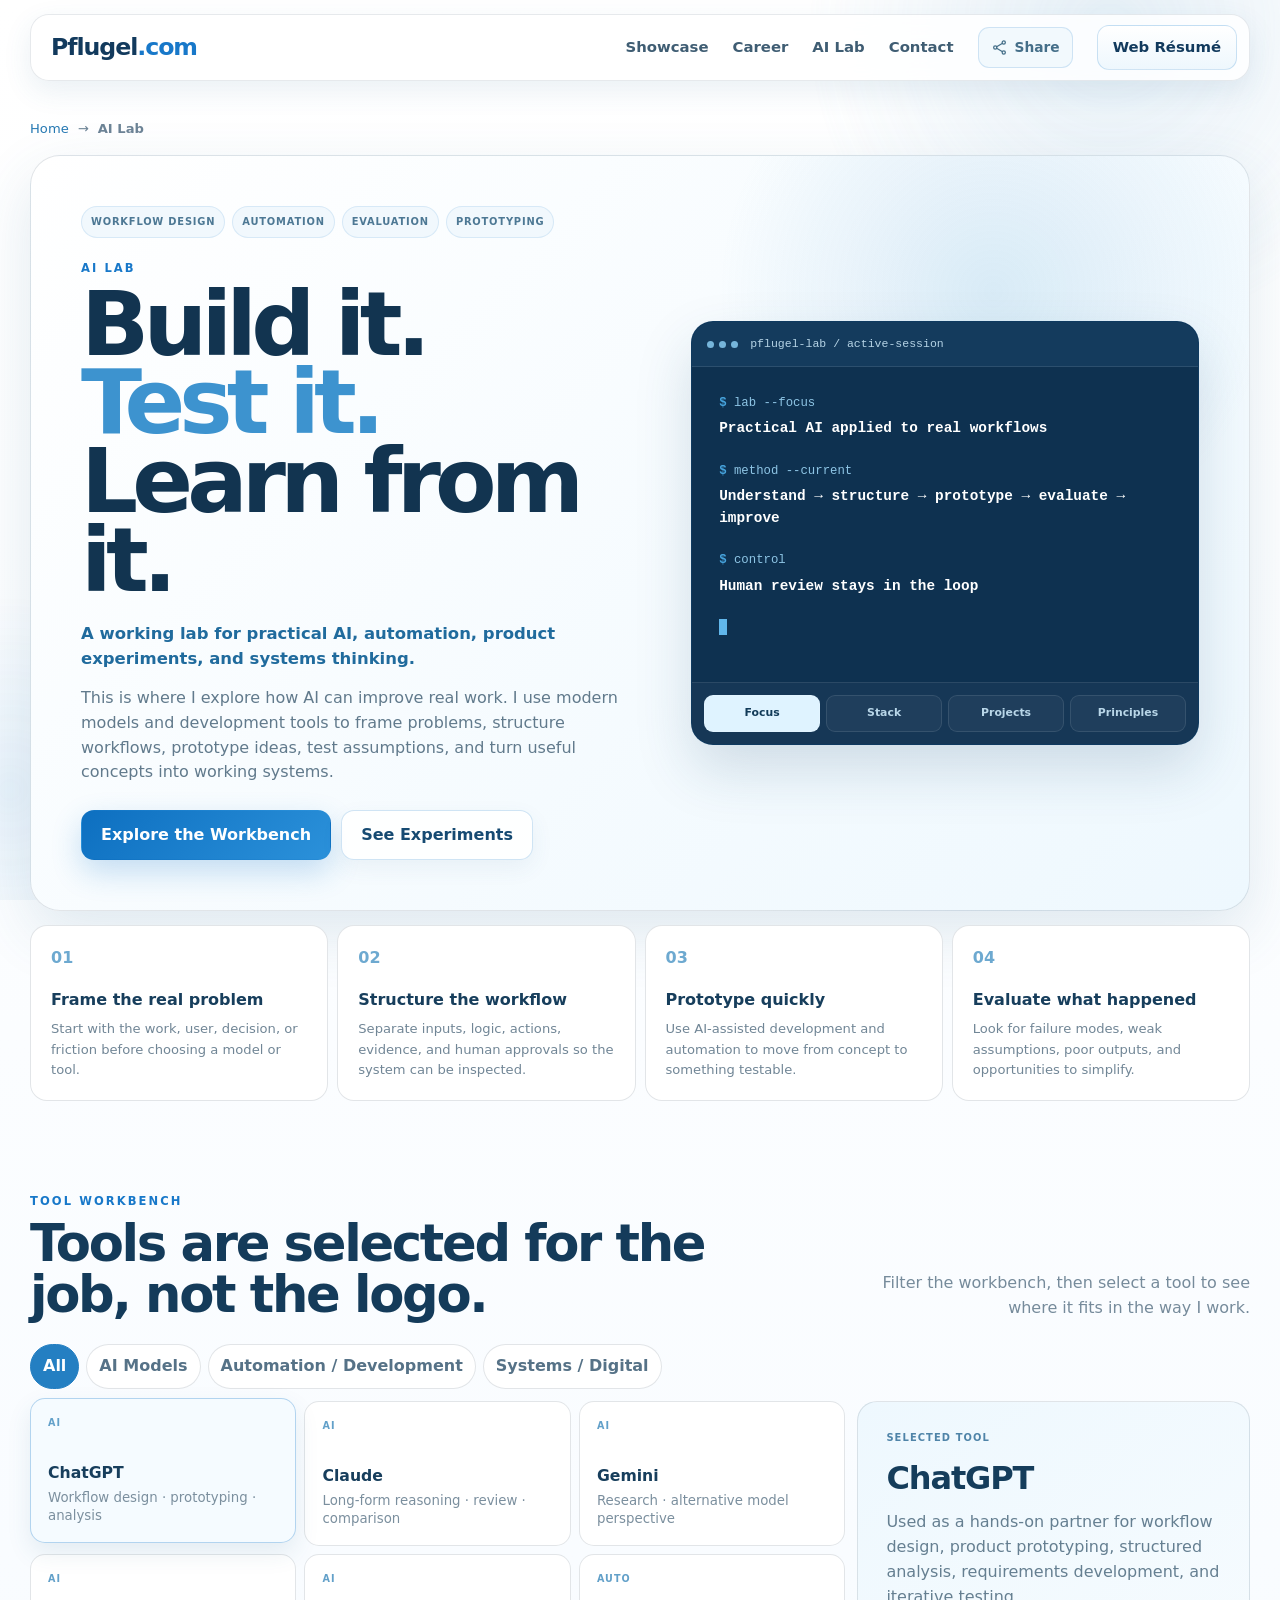
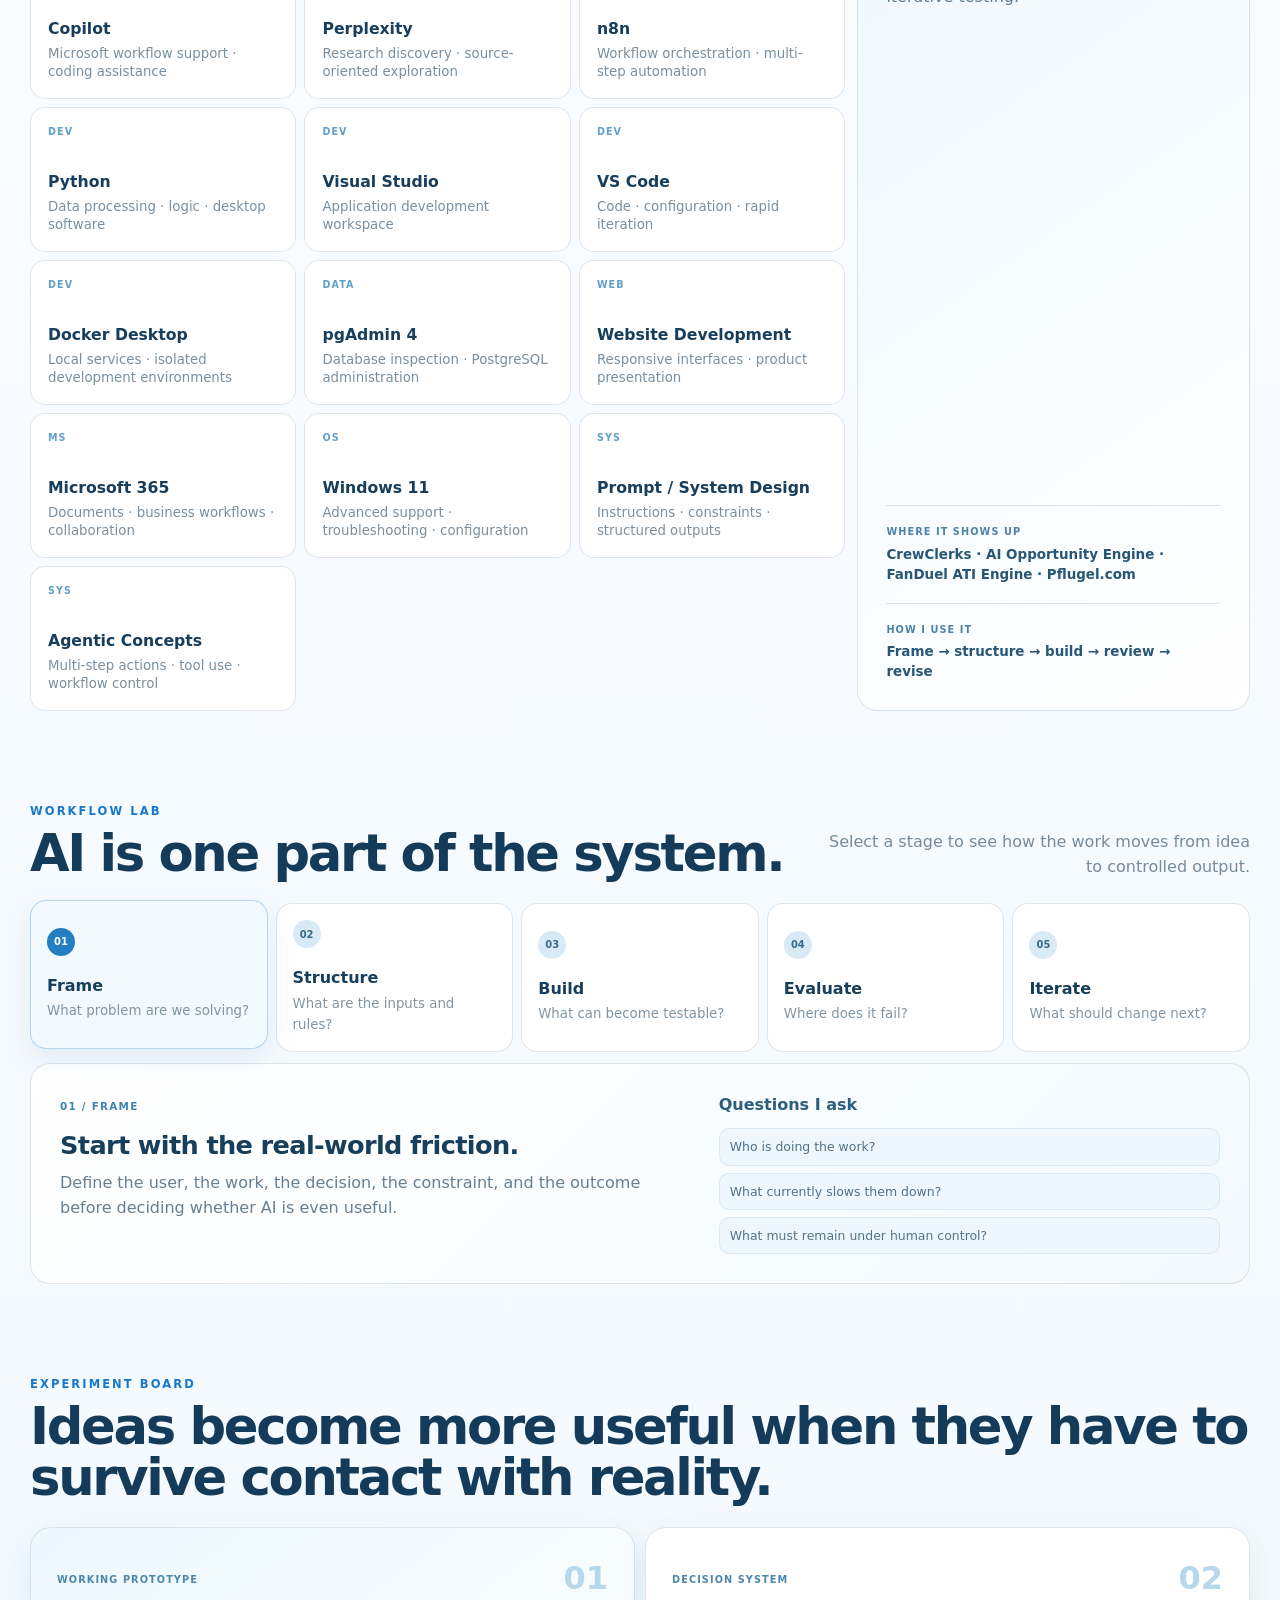
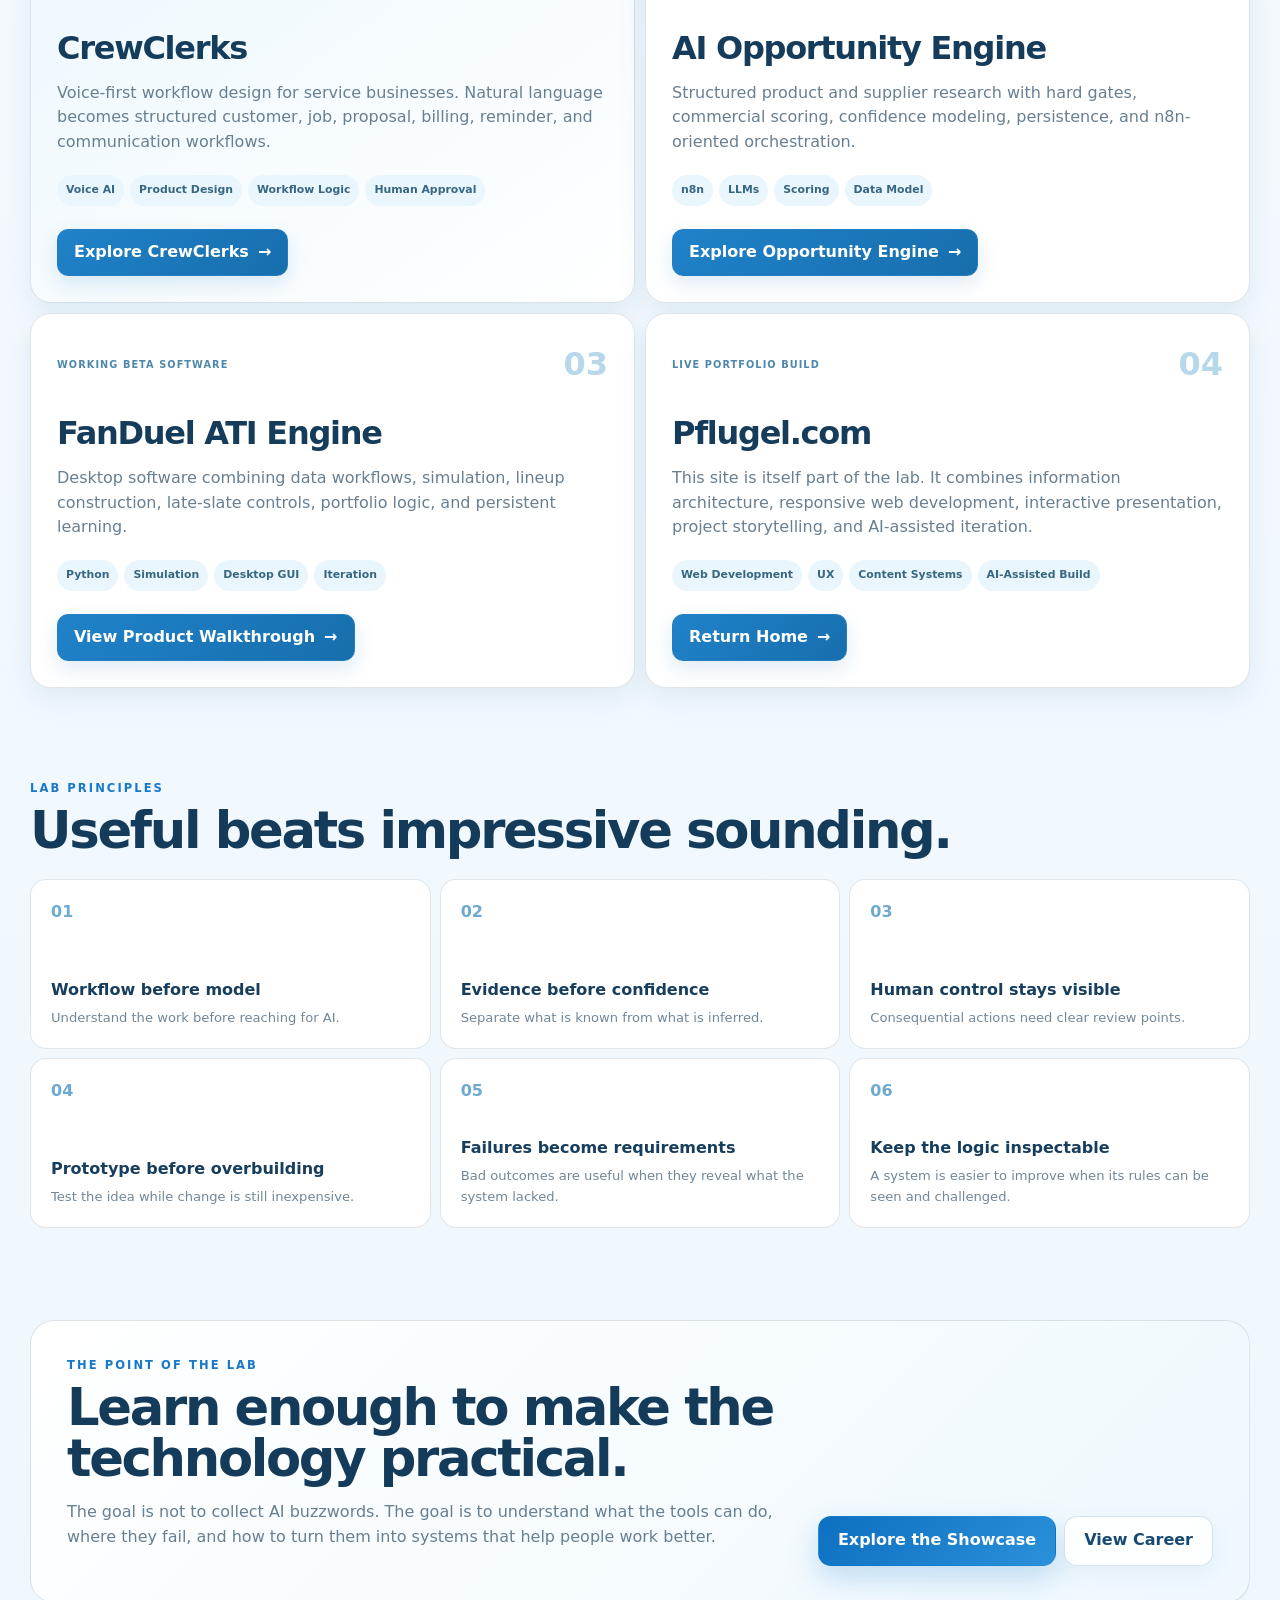
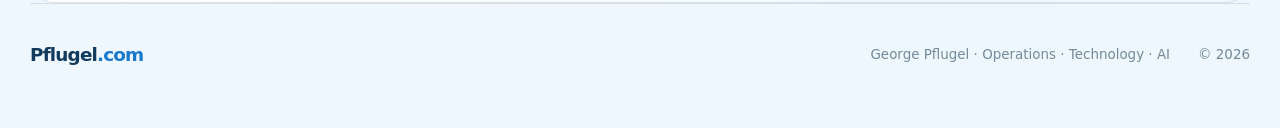
<file: ai-lab.html>
<!DOCTYPE html>
<html lang="en">
<head>
  <meta charset="UTF-8">
  <meta name="viewport" content="width=device-width, initial-scale=1.0">
  <meta name="theme-color" content="#f7fbff">
  <meta name="description" content="AI Lab at Pflugel.com. George Pflugel's hands-on experiments in AI workflow design, automation, evaluation, product prototyping, and systems thinking.">
  <title>AI Lab | Pflugel.com</title>
  <link rel="icon" href="assets/favicon.svg" type="image/svg+xml">
  <link rel="stylesheet" href="styles.css">
</head>
<body>
  <div class="page-bg" aria-hidden="true"><div class="orb orb-one"></div><div class="orb orb-two"></div></div>

  <header class="site-header">
    <a class="site-brand" href="index.html" aria-label="Pflugel.com home"><span>Pflugel</span><strong>.com</strong></a>
    <button class="menu-toggle" aria-expanded="false" aria-controls="primary-nav" aria-label="Open navigation"><span></span><span></span><span></span></button>
    <nav id="primary-nav" class="primary-nav" aria-label="Primary navigation">
      <a href="showcase.html">Showcase</a>
      <a href="career.html">Career</a>
      <a class="active" href="ai-lab.html" data-track="ai_lab">AI Lab</a>
      <a href="index.html#contact">Contact</a>
      <a class="nav-button" href="resume.html" data-track="web_resume">Web Résumé</a>
    </nav>
  </header>

  <main class="ailab-shell">
    <nav class="case-breadcrumb reveal"><a href="index.html">Home</a><span>→</span><strong>AI Lab</strong></nav>

    <section class="ailab-hero reveal">
      <div class="ailab-hero-copy">
        <div class="ailab-status-row">
          <span>WORKFLOW DESIGN</span><span>AUTOMATION</span><span>EVALUATION</span><span>PROTOTYPING</span>
        </div>
        <p class="section-kicker">AI LAB</p>
        <h1>Build it.<br><span>Test it.</span><br>Learn from it.</h1>
        <p class="ailab-hero-role">A working lab for practical AI, automation, product experiments, and systems thinking.</p>
        <p class="ailab-hero-lede">
          This is where I explore how AI can improve real work. I use modern models and development tools to frame problems, structure workflows, prototype ideas, test assumptions, and turn useful concepts into working systems.
        </p>
        <div class="ailab-hero-actions">
          <a class="button button-primary" href="#workbench">Explore the Workbench</a>
          <a class="button button-secondary" href="#experiments">See Experiments</a>
        </div>
      </div>

      <div class="ailab-live-panel">
        <div class="ailab-console-head">
          <div><i></i><i></i><i></i></div><span>pflugel-lab / active-session</span>
        </div>
        <div class="ailab-console-body" id="ailab-console-body">
          <p><span>$</span> lab --focus</p><strong>Practical AI applied to real workflows</strong>
          <p><span>$</span> method --current</p><strong>Understand → structure → prototype → evaluate → improve</strong>
          <p><span>$</span> control</p><strong>Human review stays in the loop</strong>
          <div class="ailab-cursor"></div>
        </div>
        <div class="ailab-console-actions">
          <button class="active" data-lab-console="focus">Focus</button>
          <button data-lab-console="stack">Stack</button>
          <button data-lab-console="projects">Projects</button>
          <button data-lab-console="principles">Principles</button>
        </div>
      </div>
    </section>

    <section class="ailab-signals reveal">
      <article><span>01</span><strong>Frame the real problem</strong><p>Start with the work, user, decision, or friction before choosing a model or tool.</p></article>
      <article><span>02</span><strong>Structure the workflow</strong><p>Separate inputs, logic, actions, evidence, and human approvals so the system can be inspected.</p></article>
      <article><span>03</span><strong>Prototype quickly</strong><p>Use AI-assisted development and automation to move from concept to something testable.</p></article>
      <article><span>04</span><strong>Evaluate what happened</strong><p>Look for failure modes, weak assumptions, poor outputs, and opportunities to simplify.</p></article>
    </section>

    <section id="workbench" class="ailab-workbench reveal">
      <div class="ailab-section-heading split">
        <div><p class="section-kicker">TOOL WORKBENCH</p><h2>Tools are selected for the job, not the logo.</h2></div>
        <p>Filter the workbench, then select a tool to see where it fits in the way I work.</p>
      </div>

      <div class="ailab-tool-filters" role="tablist" aria-label="AI Lab tool categories">
        <button class="active" data-tool-filter="all">All</button>
        <button data-tool-filter="ai">AI Models</button>
        <button data-tool-filter="automation">Automation / Development</button>
        <button data-tool-filter="systems">Systems / Digital</button>
      </div>

      <div class="ailab-workbench-grid">
        <div class="ailab-tool-grid">
          <button class="ailab-tool active" data-category="ai" data-tool="chatgpt"><span>AI</span><strong>ChatGPT</strong><small>Workflow design · prototyping · analysis</small></button>
          <button class="ailab-tool" data-category="ai" data-tool="claude"><span>AI</span><strong>Claude</strong><small>Long-form reasoning · review · comparison</small></button>
          <button class="ailab-tool" data-category="ai" data-tool="gemini"><span>AI</span><strong>Gemini</strong><small>Research · alternative model perspective</small></button>
          <button class="ailab-tool" data-category="ai" data-tool="copilot"><span>AI</span><strong>Copilot</strong><small>Microsoft workflow support · coding assistance</small></button>
          <button class="ailab-tool" data-category="ai" data-tool="perplexity"><span>AI</span><strong>Perplexity</strong><small>Research discovery · source-oriented exploration</small></button>

          <button class="ailab-tool" data-category="automation" data-tool="n8n"><span>AUTO</span><strong>n8n</strong><small>Workflow orchestration · multi-step automation</small></button>
          <button class="ailab-tool" data-category="automation" data-tool="python"><span>DEV</span><strong>Python</strong><small>Data processing · logic · desktop software</small></button>
          <button class="ailab-tool" data-category="automation" data-tool="visualstudio"><span>DEV</span><strong>Visual Studio</strong><small>Application development workspace</small></button>
          <button class="ailab-tool" data-category="automation" data-tool="vscode"><span>DEV</span><strong>VS Code</strong><small>Code · configuration · rapid iteration</small></button>
          <button class="ailab-tool" data-category="automation" data-tool="docker"><span>DEV</span><strong>Docker Desktop</strong><small>Local services · isolated development environments</small></button>
          <button class="ailab-tool" data-category="automation" data-tool="pgadmin"><span>DATA</span><strong>pgAdmin 4</strong><small>Database inspection · PostgreSQL administration</small></button>

          <button class="ailab-tool" data-category="systems" data-tool="webdev"><span>WEB</span><strong>Website Development</strong><small>Responsive interfaces · product presentation</small></button>
          <button class="ailab-tool" data-category="systems" data-tool="m365"><span>MS</span><strong>Microsoft 365</strong><small>Documents · business workflows · collaboration</small></button>
          <button class="ailab-tool" data-category="systems" data-tool="windows"><span>OS</span><strong>Windows 11</strong><small>Advanced support · troubleshooting · configuration</small></button>
          <button class="ailab-tool" data-category="systems" data-tool="prompting"><span>SYS</span><strong>Prompt / System Design</strong><small>Instructions · constraints · structured outputs</small></button>
          <button class="ailab-tool" data-category="systems" data-tool="agentic"><span>SYS</span><strong>Agentic Concepts</strong><small>Multi-step actions · tool use · workflow control</small></button>
        </div>

        <aside class="ailab-tool-detail" id="ailab-tool-detail" aria-live="polite">
          <span>SELECTED TOOL</span>
          <h3>ChatGPT</h3>
          <p class="tool-purpose">Used as a hands-on partner for workflow design, product prototyping, structured analysis, requirements development, and iterative testing.</p>
          <div class="tool-use-block"><small>WHERE IT SHOWS UP</small><strong>CrewClerks · AI Opportunity Engine · FanDuel ATI Engine · Pflugel.com</strong></div>
          <div class="tool-use-block"><small>HOW I USE IT</small><strong>Frame → structure → build → review → revise</strong></div>
        </aside>
      </div>
    </section>

    <section class="ailab-method reveal">
      <div class="ailab-section-heading split">
        <div><p class="section-kicker">WORKFLOW LAB</p><h2>AI is one part of the system.</h2></div>
        <p>Select a stage to see how the work moves from idea to controlled output.</p>
      </div>

      <div class="ailab-method-track" role="tablist" aria-label="AI Lab workflow">
        <button class="active" data-lab-stage="frame" role="tab" aria-selected="true"><span>01</span><strong>Frame</strong><small>What problem are we solving?</small></button>
        <button data-lab-stage="structure" role="tab" aria-selected="false"><span>02</span><strong>Structure</strong><small>What are the inputs and rules?</small></button>
        <button data-lab-stage="build" role="tab" aria-selected="false"><span>03</span><strong>Build</strong><small>What can become testable?</small></button>
        <button data-lab-stage="evaluate" role="tab" aria-selected="false"><span>04</span><strong>Evaluate</strong><small>Where does it fail?</small></button>
        <button data-lab-stage="iterate" role="tab" aria-selected="false"><span>05</span><strong>Iterate</strong><small>What should change next?</small></button>
      </div>

      <div class="ailab-method-detail" id="ailab-method-detail" aria-live="polite">
        <div><span>01 / FRAME</span><h3>Start with the real-world friction.</h3><p>Define the user, the work, the decision, the constraint, and the outcome before deciding whether AI is even useful.</p></div>
        <div class="ailab-method-checks"><strong>Questions I ask</strong><span>Who is doing the work?</span><span>What currently slows them down?</span><span>What must remain under human control?</span></div>
      </div>
    </section>

    <section id="experiments" class="ailab-experiments reveal">
      <div class="ailab-section-heading">
        <p class="section-kicker">EXPERIMENT BOARD</p>
        <h2>Ideas become more useful when they have to survive contact with reality.</h2>
      </div>

      <div class="ailab-experiment-grid">
        <article class="ailab-experiment featured">
          <div class="experiment-head"><span>WORKING PROTOTYPE</span><b>01</b></div>
          <h3>CrewClerks</h3>
          <p>Voice-first workflow design for service businesses. Natural language becomes structured customer, job, proposal, billing, reminder, and communication workflows.</p>
          <div class="experiment-stack"><span>Voice AI</span><span>Product Design</span><span>Workflow Logic</span><span>Human Approval</span></div>
          <a class="project-cta-button" href="crew-clerks.html" data-track="project_crewclerks">Explore CrewClerks <span>→</span></a>
        </article>

        <article class="ailab-experiment">
          <div class="experiment-head"><span>DECISION SYSTEM</span><b>02</b></div>
          <h3>AI Opportunity Engine</h3>
          <p>Structured product and supplier research with hard gates, commercial scoring, confidence modeling, persistence, and n8n-oriented orchestration.</p>
          <div class="experiment-stack"><span>n8n</span><span>LLMs</span><span>Scoring</span><span>Data Model</span></div>
          <a class="project-cta-button" href="opportunity-engine.html" data-track="project_opportunity">Explore Opportunity Engine <span>→</span></a>
        </article>

        <article class="ailab-experiment">
          <div class="experiment-head"><span>WORKING BETA SOFTWARE</span><b>03</b></div>
          <h3>FanDuel ATI Engine</h3>
          <p>Desktop software combining data workflows, simulation, lineup construction, late-slate controls, portfolio logic, and persistent learning.</p>
          <div class="experiment-stack"><span>Python</span><span>Simulation</span><span>Desktop GUI</span><span>Iteration</span></div>
          <a class="project-cta-button" href="fanduel-ati-engine.html" data-track="project_fanduel">View Product Walkthrough <span>→</span></a>
        </article>

        <article class="ailab-experiment">
          <div class="experiment-head"><span>LIVE PORTFOLIO BUILD</span><b>04</b></div>
          <h3>Pflugel.com</h3>
          <p>This site is itself part of the lab. It combines information architecture, responsive web development, interactive presentation, project storytelling, and AI-assisted iteration.</p>
          <div class="experiment-stack"><span>Web Development</span><span>UX</span><span>Content Systems</span><span>AI-Assisted Build</span></div>
          <a class="project-cta-button" href="index.html">Return Home <span>→</span></a>
        </article>
      </div>
    </section>

    <section class="ailab-principles reveal">
      <div><p class="section-kicker">LAB PRINCIPLES</p><h2>Useful beats impressive sounding.</h2></div>
      <div class="ailab-principle-grid">
        <article><span>01</span><strong>Workflow before model</strong><p>Understand the work before reaching for AI.</p></article>
        <article><span>02</span><strong>Evidence before confidence</strong><p>Separate what is known from what is inferred.</p></article>
        <article><span>03</span><strong>Human control stays visible</strong><p>Consequential actions need clear review points.</p></article>
        <article><span>04</span><strong>Prototype before overbuilding</strong><p>Test the idea while change is still inexpensive.</p></article>
        <article><span>05</span><strong>Failures become requirements</strong><p>Bad outcomes are useful when they reveal what the system lacked.</p></article>
        <article><span>06</span><strong>Keep the logic inspectable</strong><p>A system is easier to improve when its rules can be seen and challenged.</p></article>
      </div>
    </section>

    <section class="ailab-cta reveal">
      <div>
        <p class="section-kicker">THE POINT OF THE LAB</p>
        <h2>Learn enough to make the technology practical.</h2>
        <p>The goal is not to collect AI buzzwords. The goal is to understand what the tools can do, where they fail, and how to turn them into systems that help people work better.</p>
      </div>
      <div class="ailab-cta-actions">
        <a class="button button-primary" href="showcase.html">Explore the Showcase</a>
        <a class="button button-secondary" href="career.html">View Career</a>
      </div>
    </section>
  </main>

  <footer>
    <a class="site-brand footer-brand" href="index.html"><span>Pflugel</span><strong>.com</strong></a>
    <p>George Pflugel · Operations · Technology · AI</p>
    <p>© <span id="year"></span></p>
  </footer>
  <script src="script.js"></script>
</body>
</html>
</file>
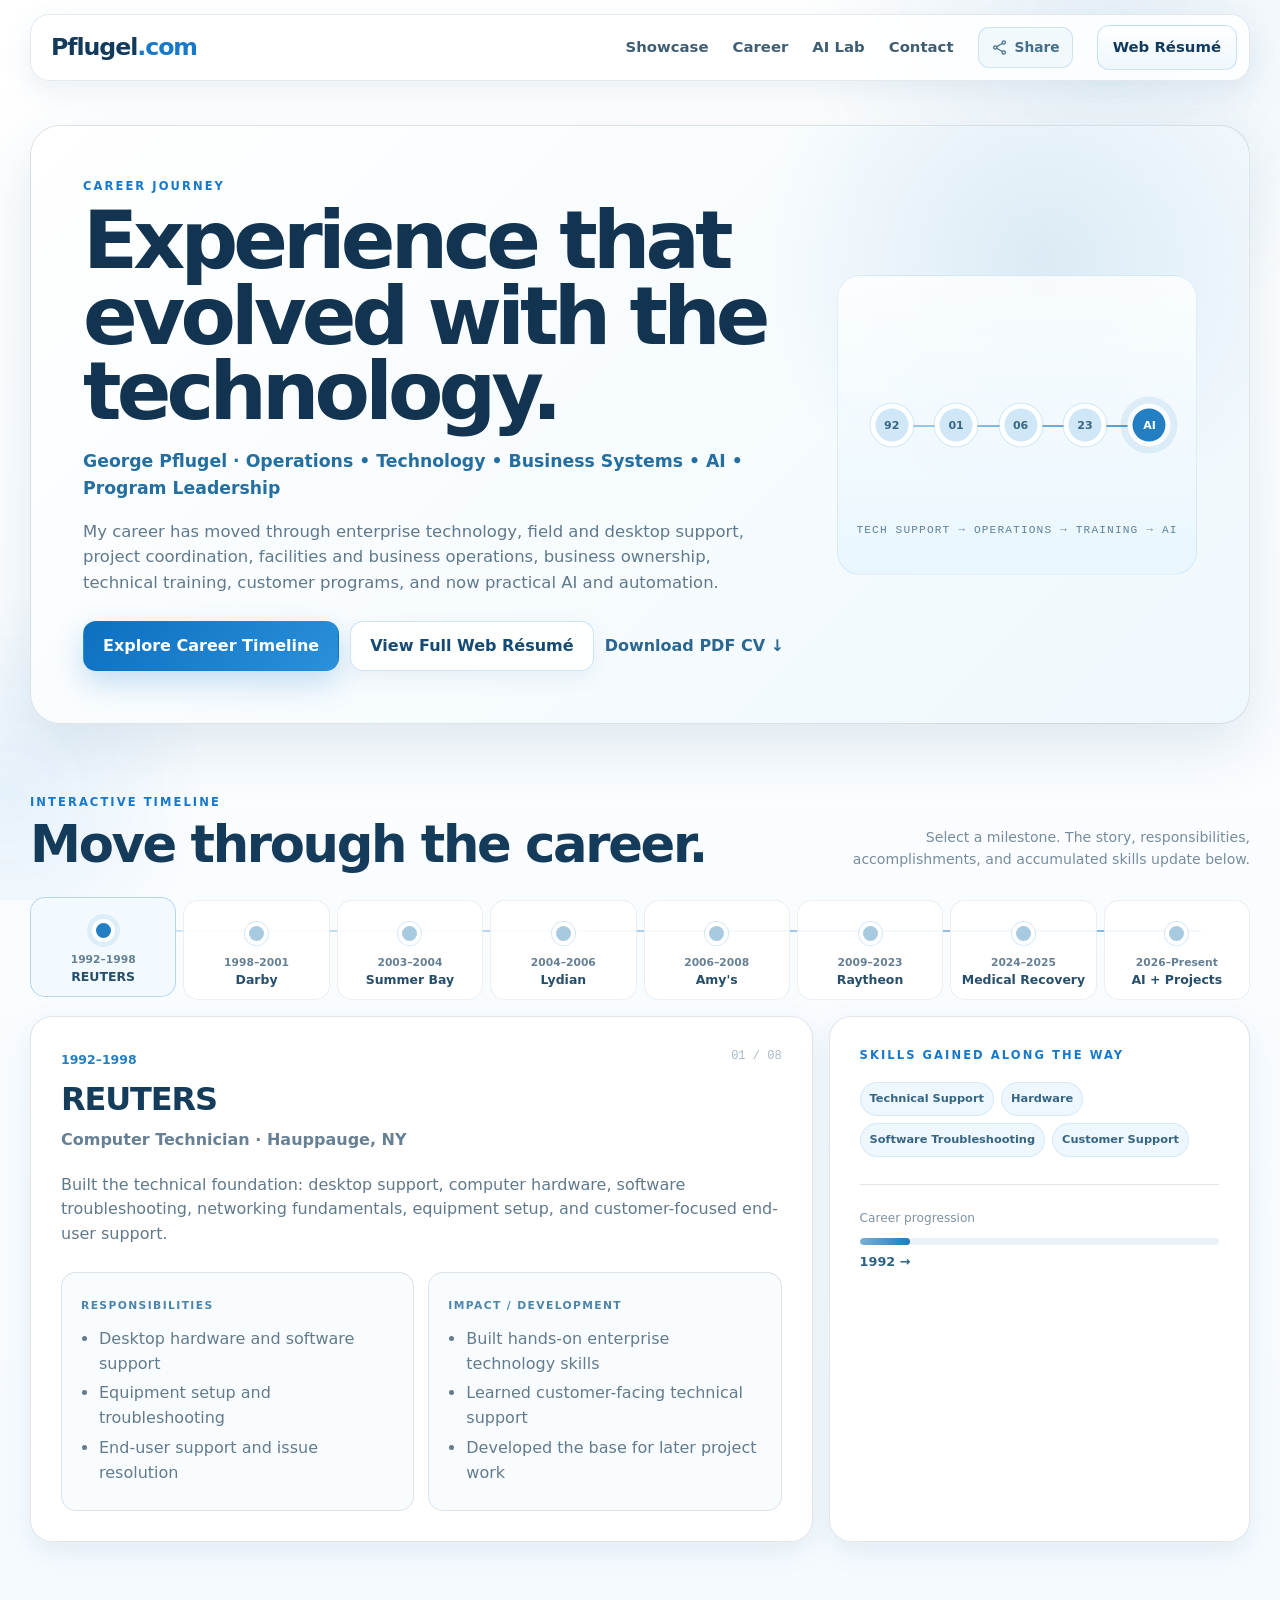
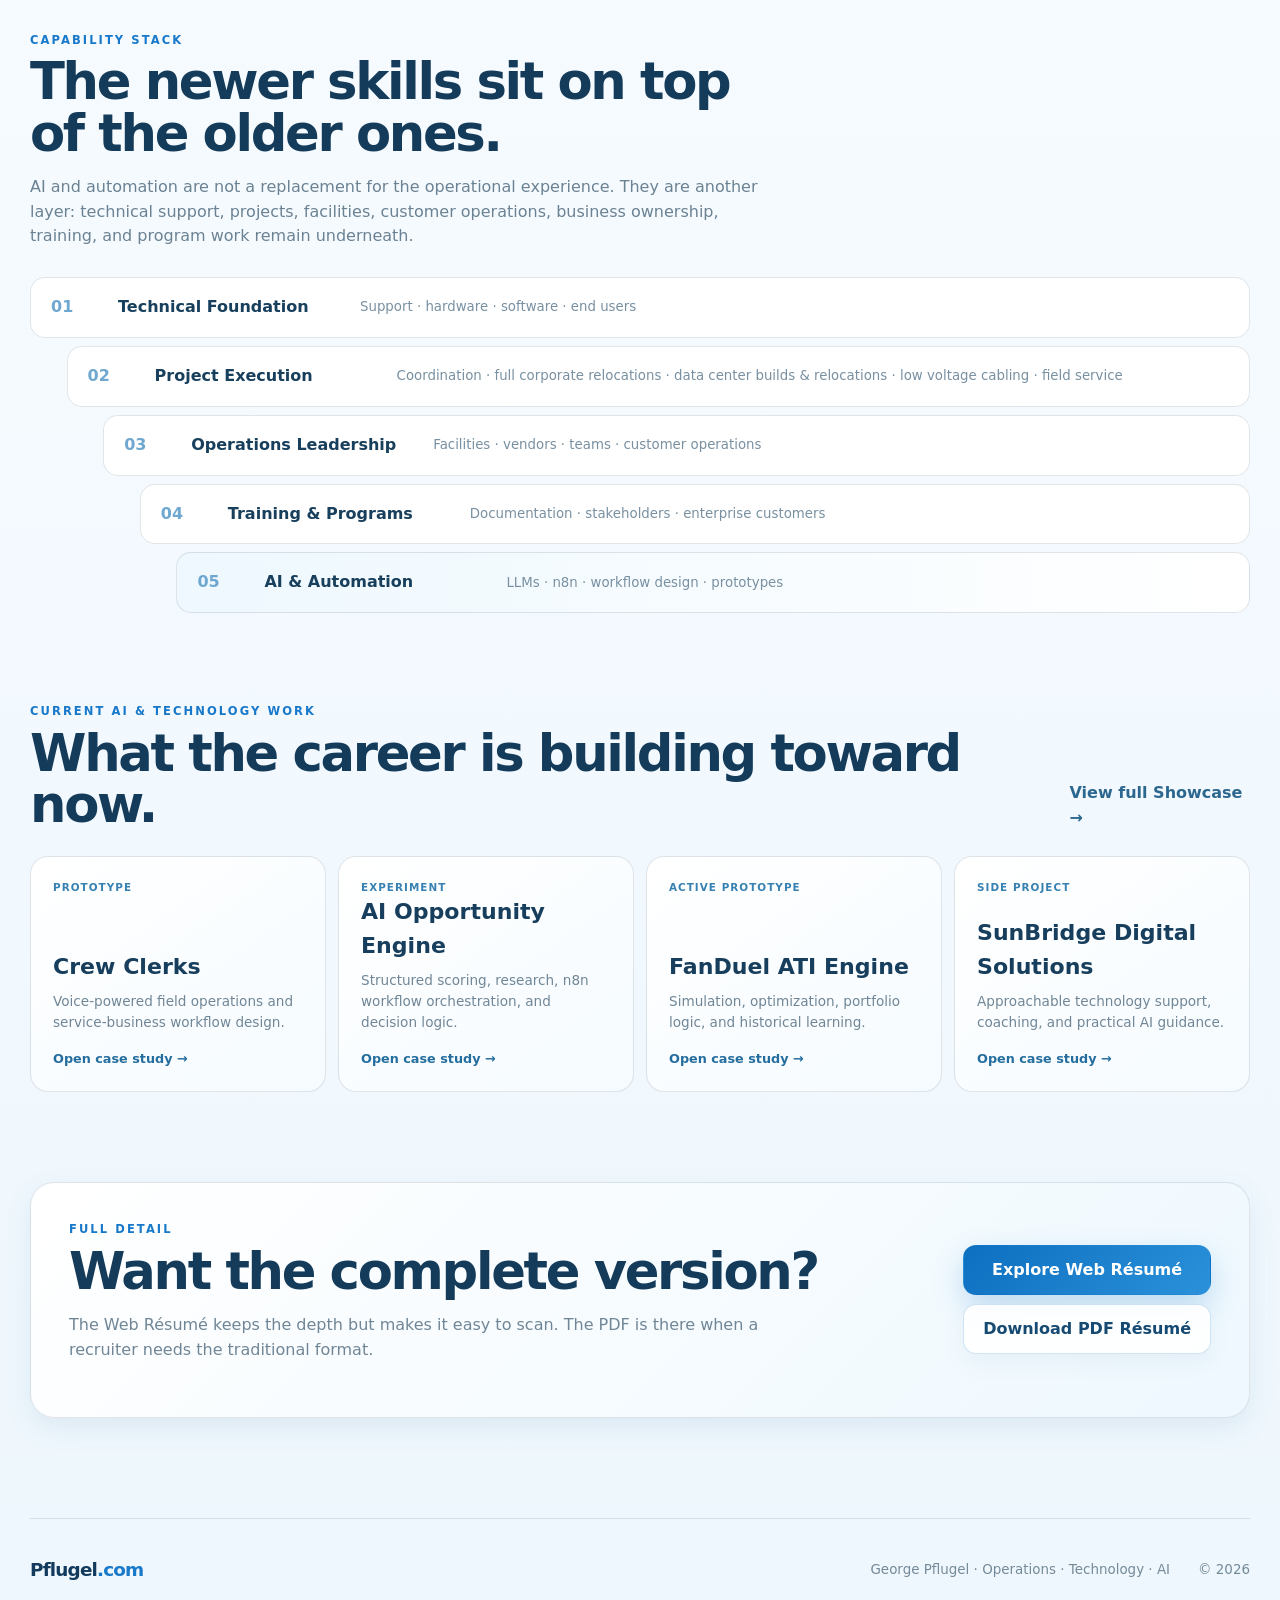
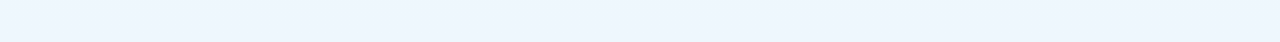
<file: career.html>
<!DOCTYPE html>
<html lang="en">
<head>
  <meta charset="UTF-8" />
  <meta name="viewport" content="width=device-width, initial-scale=1.0" />
  <meta name="theme-color" content="#f7fbff" />
  <link rel="icon" href="assets/favicon.svg" type="image/svg+xml">
  <link rel="stylesheet" href="styles.css" />
  <meta name="description" content="George Pflugel career journey, operations, technology, technical training, business systems and AI." />
  <title>Career | Pflugel.com</title>
</head>
<body>
  <div class="page-bg" aria-hidden="true">
    <div class="orb orb-one"></div><div class="orb orb-two"></div>
  </div>
<header class="site-header">
  <a class="site-brand" href="index.html" aria-label="Pflugel.com home">
    <span>Pflugel</span><strong>.com</strong>
  </a>
  <button class="menu-toggle" aria-expanded="false" aria-controls="primary-nav" aria-label="Open navigation">
    <span></span><span></span><span></span>
  </button>
  <nav id="primary-nav" class="primary-nav" aria-label="Primary navigation">
    <a href="showcase.html">Showcase</a>
    <a href="career.html">Career</a>
    <a href="ai-lab.html" data-track="ai_lab">AI Lab</a>
    <a href="index.html#contact">Contact</a>
    <a class="nav-button" href="resume.html" data-track="web_resume">Web Résumé</a>
  </nav>
</header>
<main class="career-page-shell">

  <section class="career-page-hero reveal">
    <div>
      <p class="section-kicker">CAREER JOURNEY</p>
      <h1>Experience that evolved with the technology.</h1>
      <p class="career-page-role">George Pflugel · Operations • Technology • Business Systems • AI • Program Leadership</p>
      <p class="career-page-lede">
        My career has moved through enterprise technology, field and desktop support, project coordination,
        facilities and business operations, business ownership, technical training, customer programs,
        and now practical AI and automation.
      </p>
      <div class="career-page-actions">
        <a class="button button-primary" href="#career-timeline">Explore Career Timeline</a>
        <a class="button button-secondary" href="resume.html" data-track="web_resume">View Full Web Résumé</a>
        <a class="text-action" href="assets/George-Pflugel-CV.pdf" data-track="resume_pdf" download>Download PDF CV ↓</a>
      </div>
    </div>

    <aside class="career-journey-visual" aria-hidden="true">
      <div class="journey-line"></div>
      <div class="journey-node node-1"><span>92</span></div>
      <div class="journey-node node-2"><span>01</span></div>
      <div class="journey-node node-3"><span>06</span></div>
      <div class="journey-node node-4"><span>23</span></div>
      <div class="journey-node node-5 active"><span>AI</span></div>
      <div class="journey-caption">TECH SUPPORT → OPERATIONS → TRAINING → AI</div>
    </aside>
  </section>

  <section id="career-timeline" class="career-timeline-experience reveal">
    <div class="career-timeline-heading">
      <div>
        <p class="section-kicker">INTERACTIVE TIMELINE</p>
        <h2>Move through the career.</h2>
      </div>
      <p>Select a milestone. The story, responsibilities, accomplishments, and accumulated skills update below.</p>
    </div>

    <div class="career-timeline-track" role="tablist" aria-label="Career timeline">
      <button class="career-era active" data-era="reuters" role="tab" aria-selected="true">
        <span>1992–1998</span><strong>REUTERS</strong>
      </button>
      <button class="career-era" data-era="darby" role="tab" aria-selected="false">
        <span>1998–2001</span><strong>Darby</strong>
      </button>
      <button class="career-era" data-era="summerbay" role="tab" aria-selected="false">
        <span>2003–2004</span><strong>Summer Bay</strong>
      </button>
      <button class="career-era" data-era="lydian" role="tab" aria-selected="false">
        <span>2004–2006</span><strong>Lydian</strong>
      </button>
      <button class="career-era" data-era="amys" role="tab" aria-selected="false">
        <span>2006–2008</span><strong>Amy's</strong>
      </button>
      <button class="career-era" data-era="raytheon" role="tab" aria-selected="false">
        <span>2009–2023</span><strong>Raytheon</strong>
      </button>
      <button class="career-era" data-era="recovery" role="tab" aria-selected="false">
        <span>2024–2025</span><strong>Medical Recovery</strong>
      </button>
      <button class="career-era" data-era="current" role="tab" aria-selected="false">
        <span>2026–Present</span><strong>AI + Projects</strong>
      </button>
    </div>

    <div class="career-era-panel" id="career-era-panel" aria-live="polite">
      <div class="era-main">
        <div class="era-header">
          <div>
            <span class="era-dates">1992–1998</span>
            <h3>REUTERS</h3>
            <p class="era-title">Computer Technician · Hauppauge, NY</p>
          </div>
          <span class="era-index">01 / 08</span>
        </div>
        <p class="era-summary">
          Built the technical foundation: desktop support, computer hardware, software troubleshooting,
          networking fundamentals, equipment setup, and customer-focused end-user support.
        </p>

        <div class="era-detail-grid">
          <section>
            <span>RESPONSIBILITIES</span>
            <ul>
              <li>Desktop hardware and software support</li>
              <li>Equipment setup and troubleshooting</li>
              <li>End-user support and issue resolution</li>
            </ul>
          </section>
          <section>
            <span>IMPACT / DEVELOPMENT</span>
            <ul>
              <li>Built hands-on enterprise technology skills</li>
              <li>Learned customer-facing technical support</li>
              <li>Developed the base for later project work</li>
            </ul>
          </section>
        </div>
      </div>

      <aside class="era-skills">
        <p class="section-kicker">SKILLS GAINED ALONG THE WAY</p>
        <div class="era-skill-pills" id="era-skill-pills">
          <span>Technical Support</span>
          <span>Hardware</span>
          <span>Software Troubleshooting</span>
          <span>Customer Support</span>
        </div>
        <div class="career-progress">
          <span>Career progression</span>
          <div class="progress-track"><i id="career-progress-bar" style="width:14%"></i></div>
          <strong id="career-progress-label">1992 →</strong>
        </div>
      </aside>
    </div>
  </section>

  <section class="career-accumulation reveal">
    <div>
      <p class="section-kicker">CAPABILITY STACK</p>
      <h2>The newer skills sit on top of the older ones.</h2>
      <p>
        AI and automation are not a replacement for the operational experience. They are another layer:
        technical support, projects, facilities, customer operations, business ownership, training, and program work remain underneath.
      </p>
    </div>
    <div class="capability-layers">
      <article><span>01</span><strong>Technical Foundation</strong><small>Support · hardware · software · end users</small></article>
      <article><span>02</span><strong>Project Execution</strong><small>Coordination · full corporate relocations · data center builds & relocations · low voltage cabling · field service</small></article>
      <article><span>03</span><strong>Operations Leadership</strong><small>Facilities · vendors · teams · customer operations</small></article>
      <article><span>04</span><strong>Training & Programs</strong><small>Documentation · stakeholders · enterprise customers</small></article>
      <article><span>05</span><strong>AI & Automation</strong><small>LLMs · n8n · workflow design · prototypes</small></article>
    </div>
  </section>

  <section class="career-current-work reveal">
    <div class="career-current-heading">
      <div>
        <p class="section-kicker">CURRENT AI & TECHNOLOGY WORK</p>
        <h2>What the career is building toward now.</h2>
      </div>
      <a class="text-action" href="showcase.html">View full Showcase →</a>
    </div>
    <div class="career-project-grid">
      <a href="crew-clerks.html" data-track="project_crewclerks"><span>PROTOTYPE</span><h3>Crew Clerks</h3><p>Voice-powered field operations and service-business workflow design.</p><strong>Open case study →</strong></a>
      <a href="opportunity-engine.html" data-track="project_opportunity"><span>EXPERIMENT</span><h3>AI Opportunity Engine</h3><p>Structured scoring, research, n8n workflow orchestration, and decision logic.</p><strong>Open case study →</strong></a>
      <a href="fanduel-ati-engine.html" data-track="project_fanduel"><span>ACTIVE PROTOTYPE</span><h3>FanDuel ATI Engine</h3><p>Simulation, optimization, portfolio logic, and historical learning.</p><strong>Open case study →</strong></a>
      <a href="sunbridge.html" data-track="project_sunbridge"><span>SIDE PROJECT</span><h3>SunBridge Digital Solutions</h3><p>Approachable technology support, coaching, and practical AI guidance.</p><strong>Open case study →</strong></a>
    </div>
  </section>

  <section class="career-cta reveal">
    <div>
      <p class="section-kicker">FULL DETAIL</p>
      <h2>Want the complete version?</h2>
      <p>The Web Résumé keeps the depth but makes it easy to scan. The PDF is there when a recruiter needs the traditional format.</p>
    </div>
    <div>
      <a class="button button-primary" href="resume.html" data-track="web_resume">Explore Web Résumé</a>
      <a class="button button-secondary" href="assets/George-Pflugel-CV.pdf" data-track="resume_pdf" download>Download PDF Résumé</a>
    </div>
  </section>

</main>
<footer>
  <a class="site-brand footer-brand" href="index.html"><span>Pflugel</span><strong>.com</strong></a>
  <p>George Pflugel · Operations · Technology · AI</p>
  <p>© <span id="year"></span></p>
</footer>
<script src="script.js"></script>
</body>
</html>
</file>
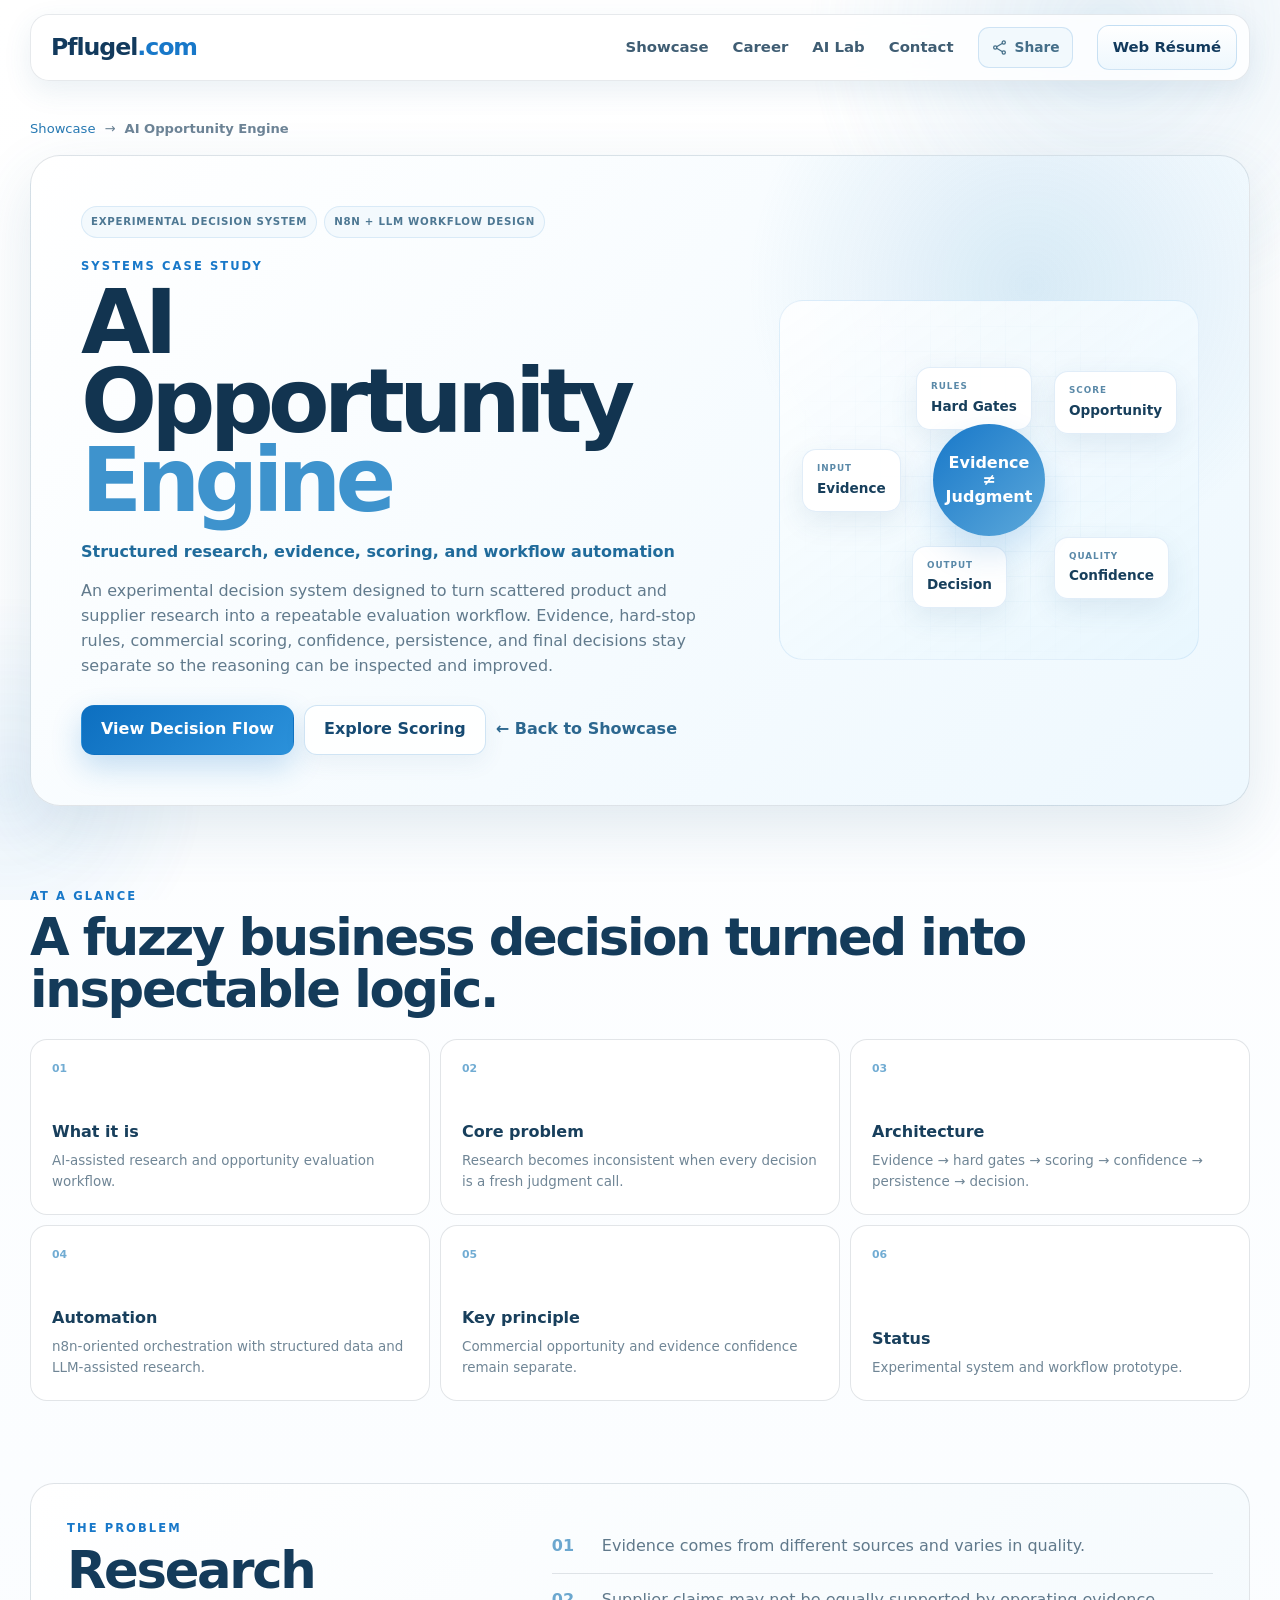
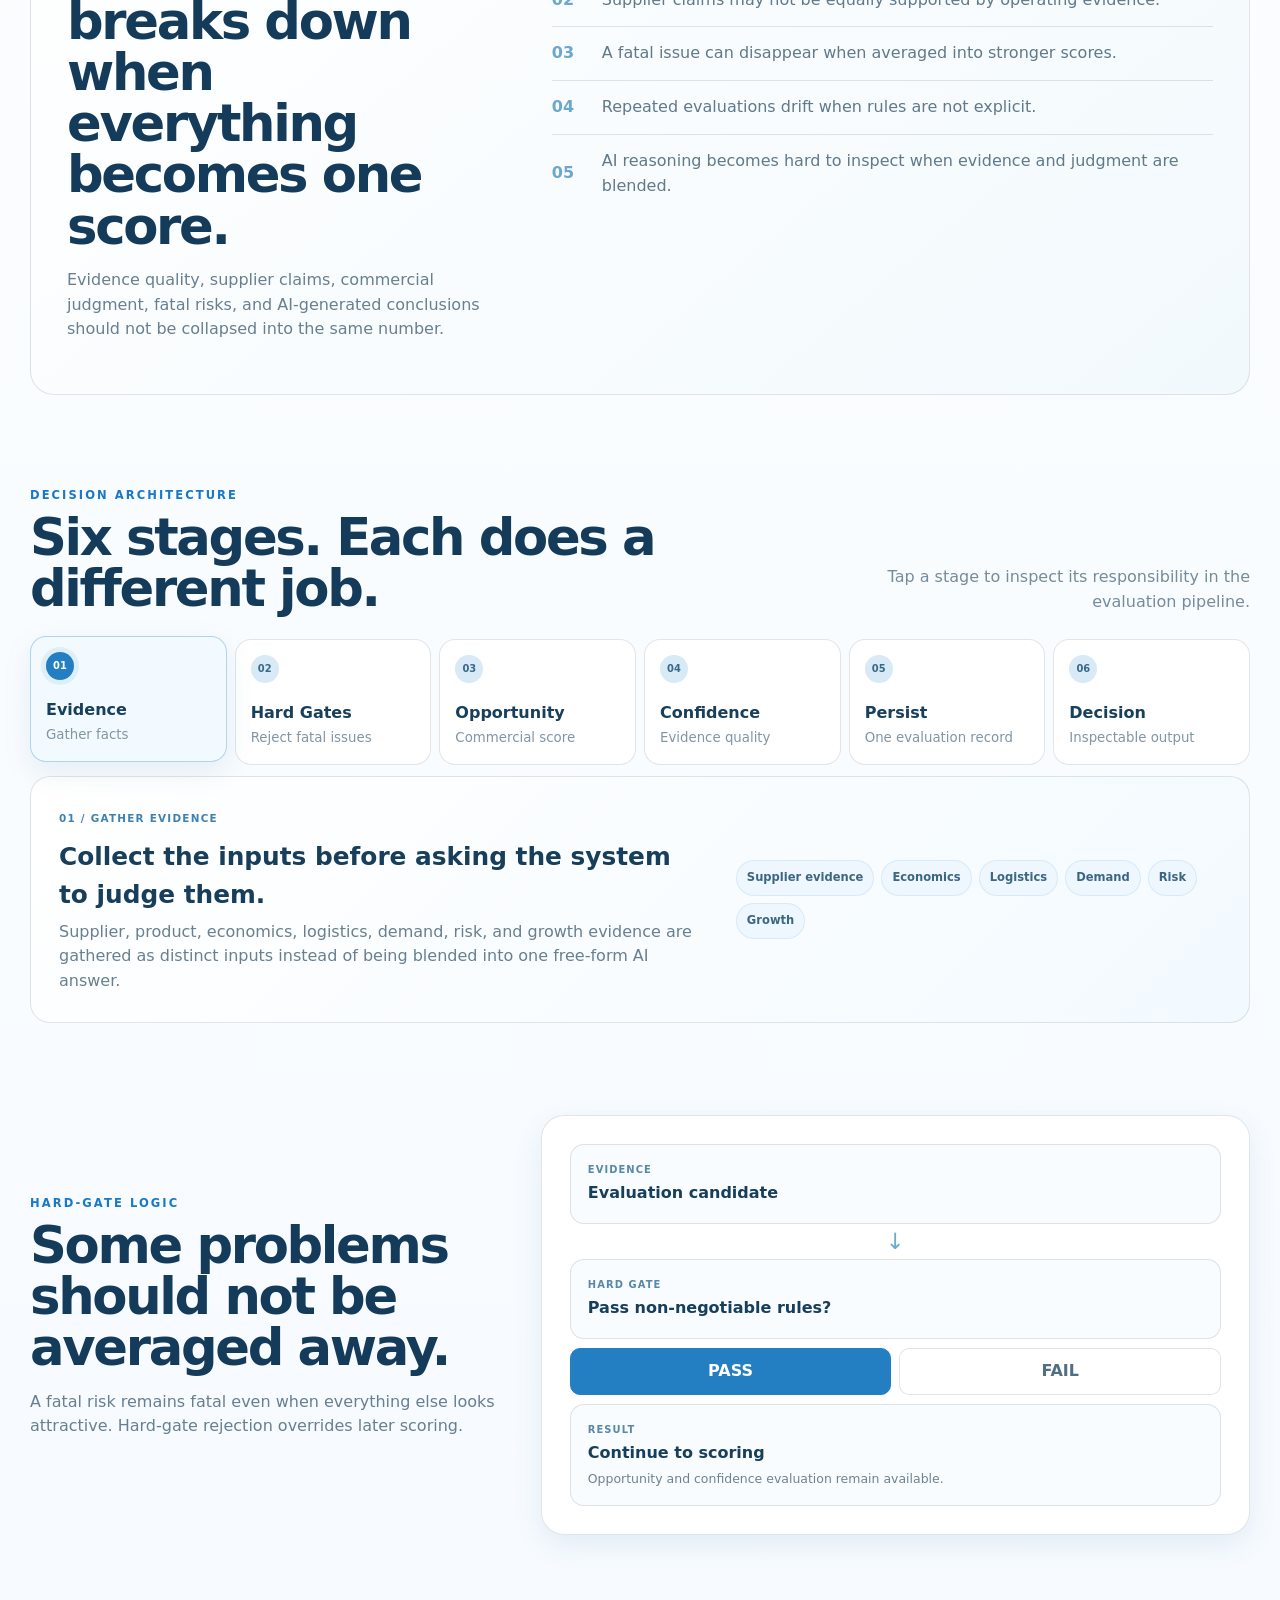
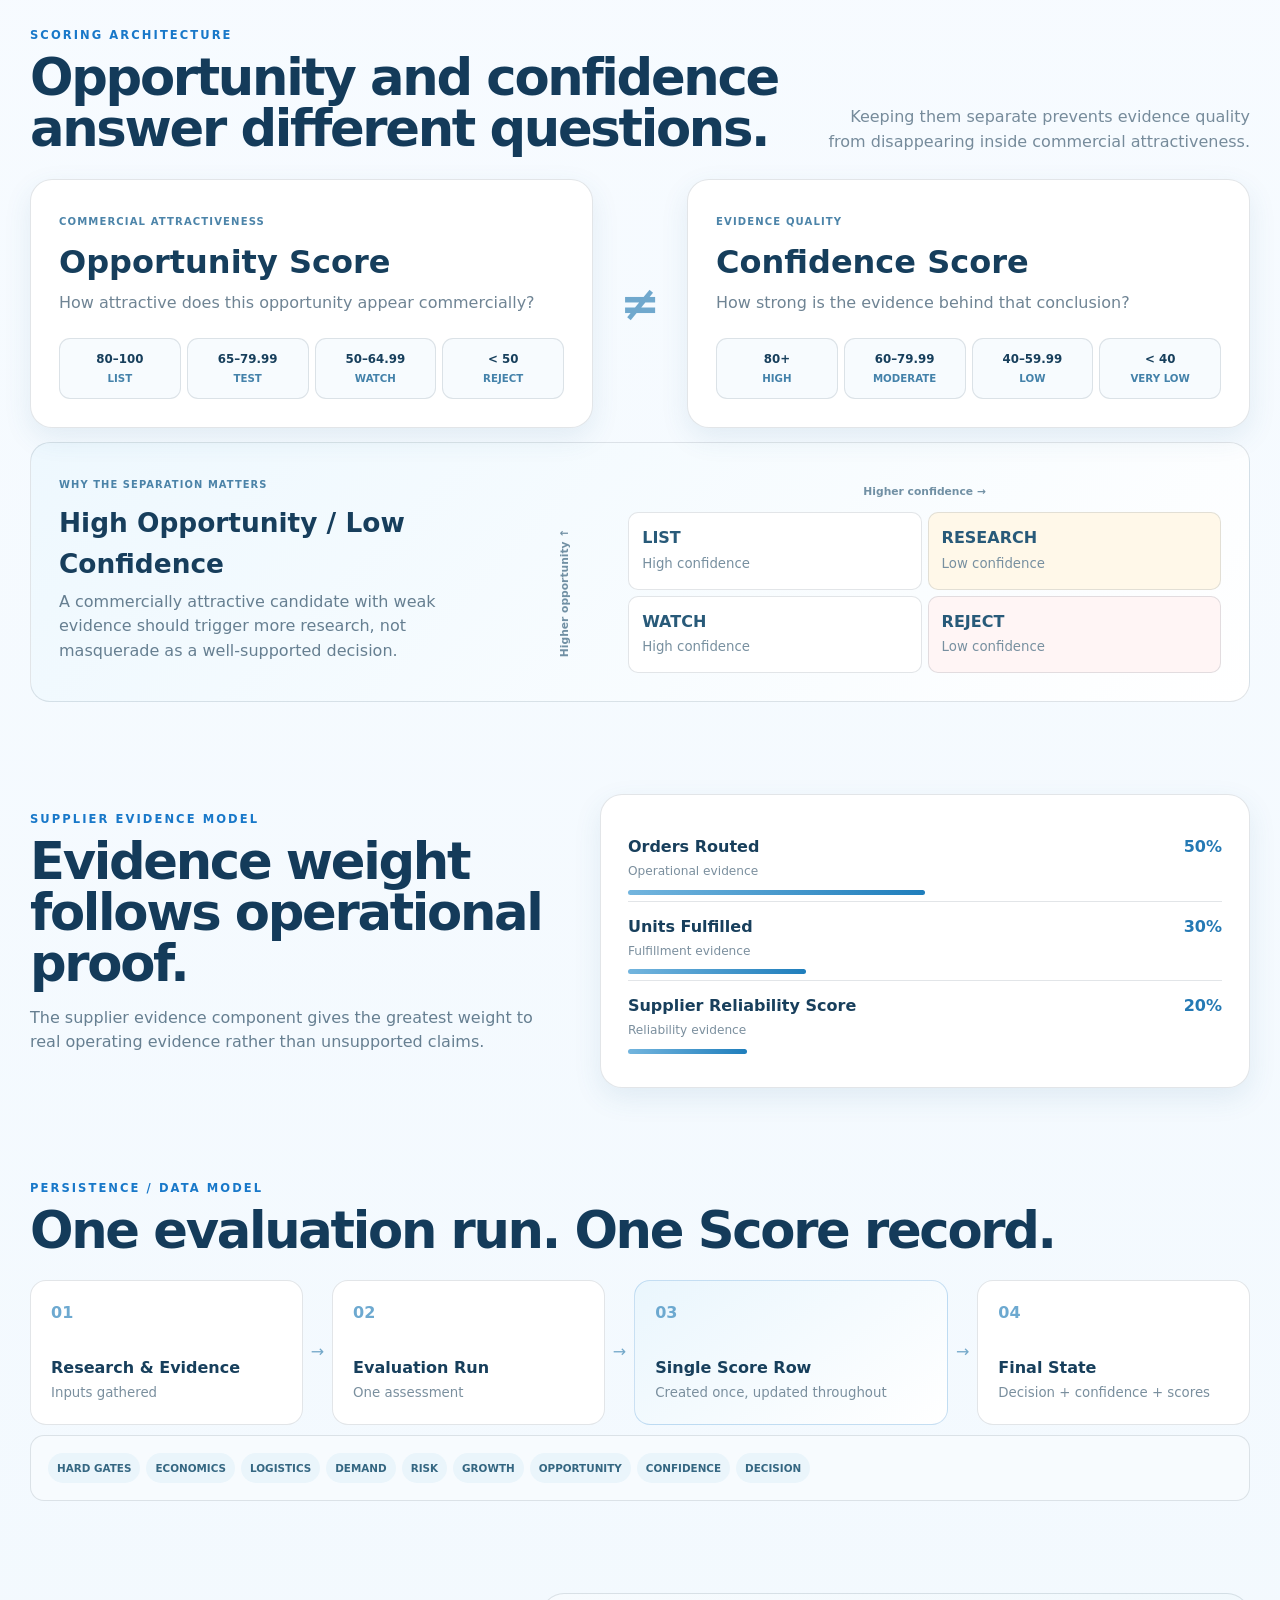
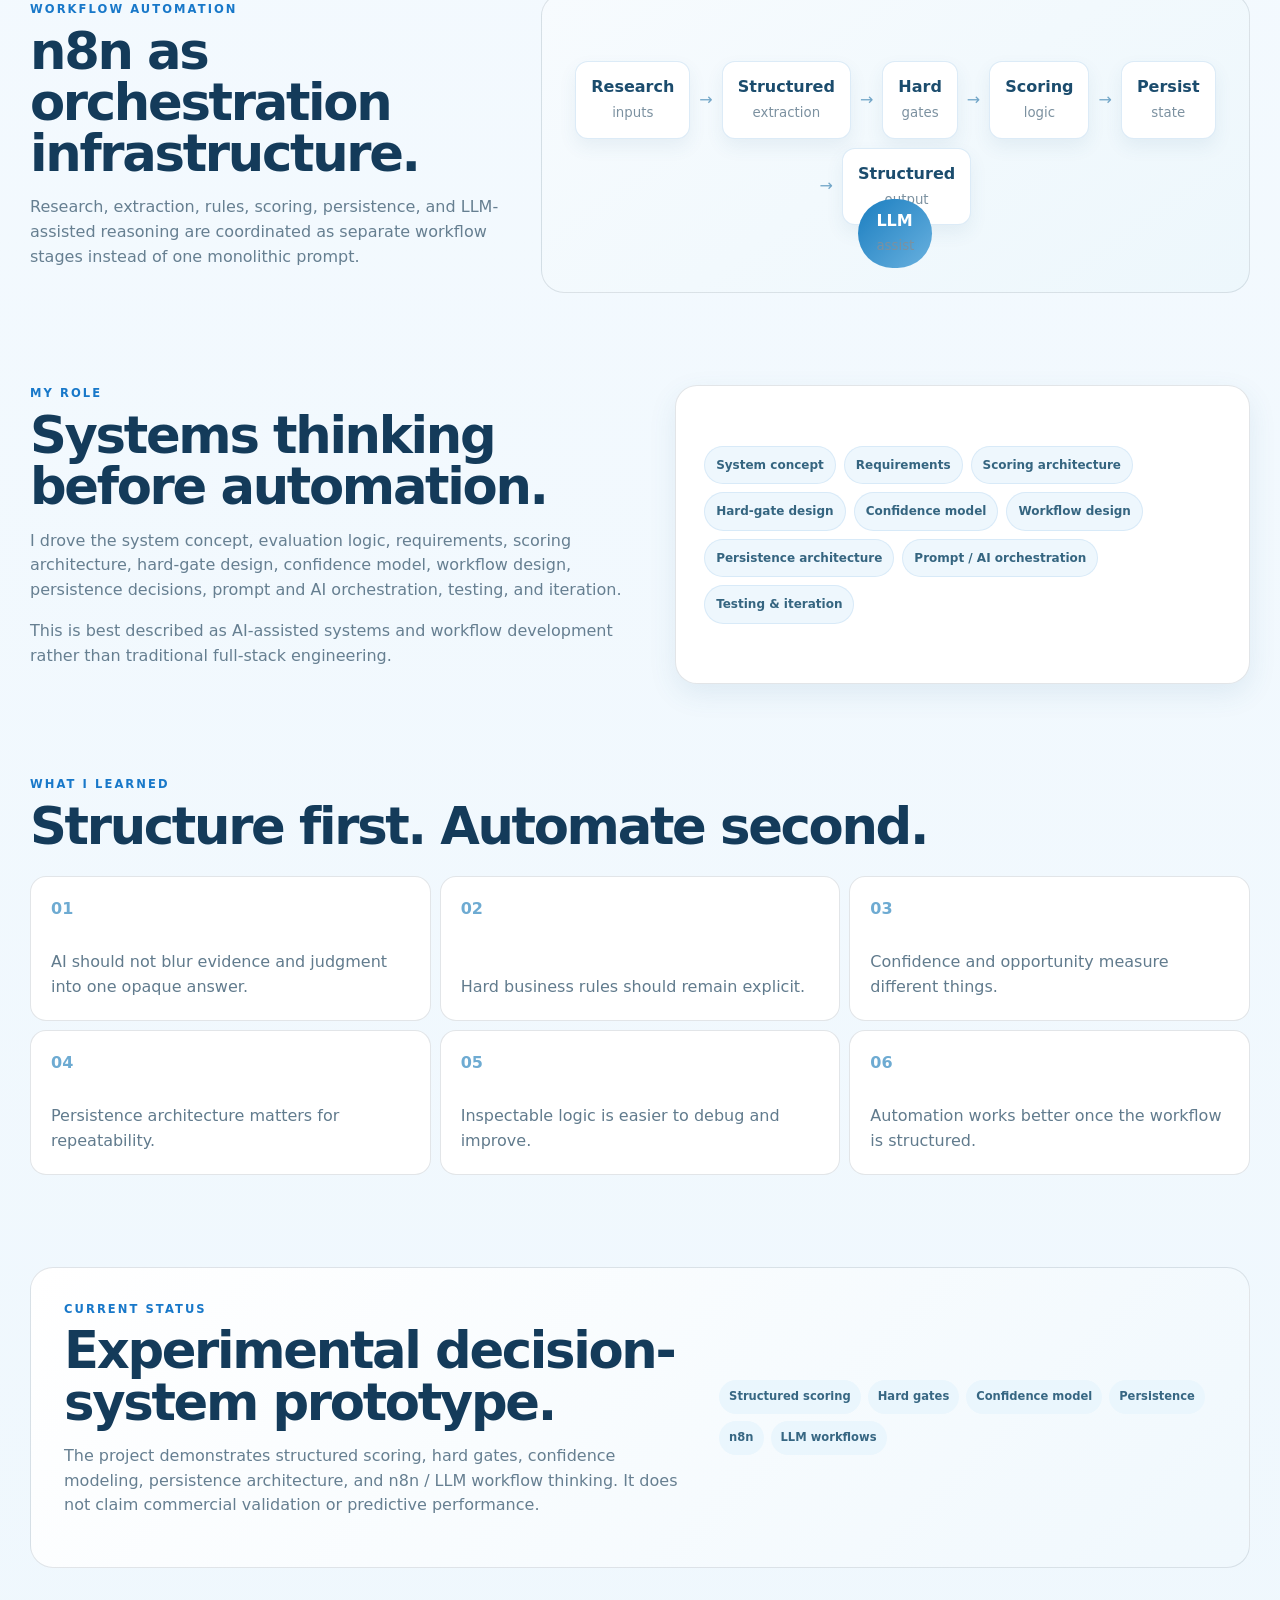
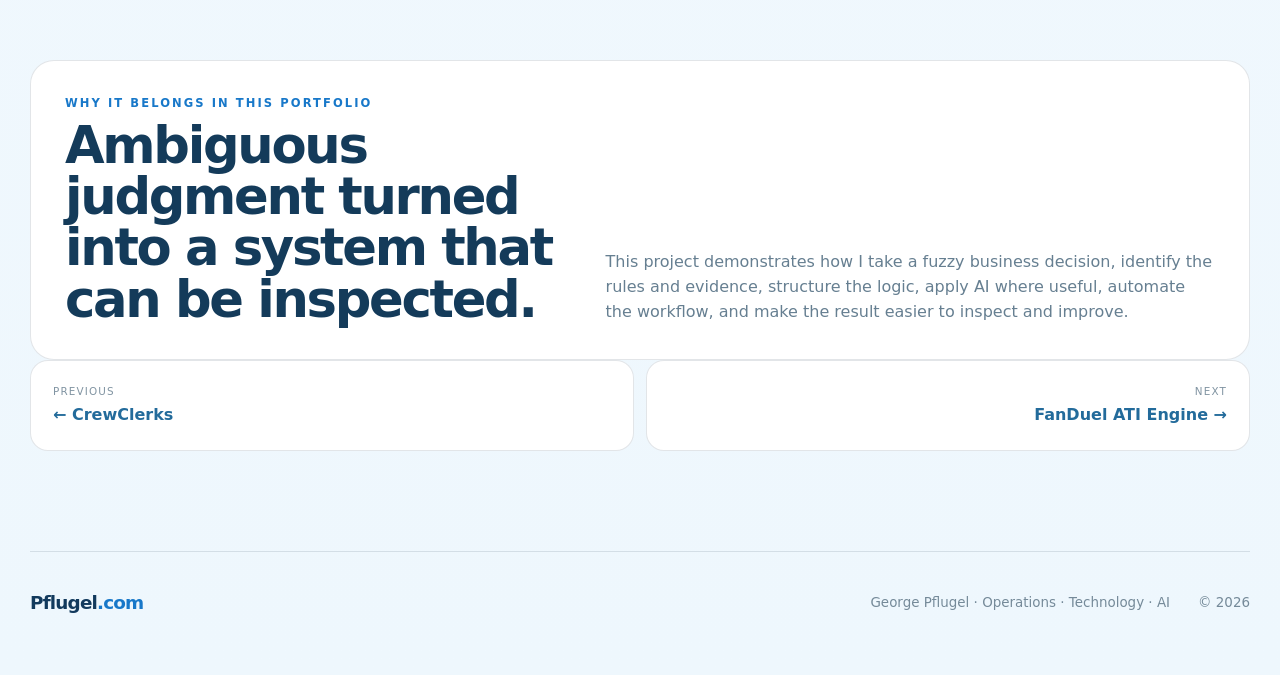
<file: opportunity-engine.html>
<!DOCTYPE html>
<html lang="en">
<head>
  <meta charset="UTF-8" />
  <meta name="viewport" content="width=device-width, initial-scale=1.0" />
  <meta name="theme-color" content="#f7fbff" />
  <link rel="icon" href="assets/favicon.svg" type="image/svg+xml">
  <link rel="stylesheet" href="styles.css" />
  <meta name="description" content="AI Opportunity Engine case study by George Pflugel, structured research, evidence, scoring and workflow automation." />
  <title>AI Opportunity Engine | Pflugel.com</title>
</head>
<body>
<div class="page-bg" aria-hidden="true"><div class="orb orb-one"></div><div class="orb orb-two"></div></div>
<header class="site-header">
  <a class="site-brand" href="index.html" aria-label="Pflugel.com home"><span>Pflugel</span><strong>.com</strong></a>
  <button class="menu-toggle" aria-expanded="false" aria-controls="primary-nav" aria-label="Open navigation"><span></span><span></span><span></span></button>
  <nav id="primary-nav" class="primary-nav" aria-label="Primary navigation">
    <a href="showcase.html">Showcase</a><a href="career.html">Career</a><a href="ai-lab.html" data-track="ai_lab">AI Lab</a><a href="index.html#contact">Contact</a><a class="nav-button" href="resume.html" data-track="web_resume">Web Résumé</a>
  </nav>
</header>
<main class="oe-shell">
  <nav class="case-breadcrumb reveal"><a href="showcase.html">Showcase</a><span>→</span><strong>AI Opportunity Engine</strong></nav>

  <section class="oe-hero reveal">
    <div>
      <div class="oe-status-row"><span>EXPERIMENTAL DECISION SYSTEM</span><span>N8N + LLM WORKFLOW DESIGN</span></div>
      <p class="section-kicker">SYSTEMS CASE STUDY</p>
      <h1>AI Opportunity<br><span>Engine</span></h1>
      <p class="oe-hero-role">Structured research, evidence, scoring, and workflow automation</p>
      <p class="oe-hero-lede">An experimental decision system designed to turn scattered product and supplier research into a repeatable evaluation workflow. Evidence, hard-stop rules, commercial scoring, confidence, persistence, and final decisions stay separate so the reasoning can be inspected and improved.</p>
      <div class="oe-hero-actions"><a class="button button-primary" href="#decision-flow">View Decision Flow</a><a class="button button-secondary" href="#scoring">Explore Scoring</a><a class="text-action" href="showcase.html">← Back to Showcase</a></div>
    </div>
    <div class="oe-hero-visual" aria-hidden="true">
      <div class="oe-grid-bg"></div>
      <div class="oe-node n1"><small>INPUT</small><strong>Evidence</strong></div>
      <div class="oe-node n2"><small>RULES</small><strong>Hard Gates</strong></div>
      <div class="oe-node n3"><small>SCORE</small><strong>Opportunity</strong></div>
      <div class="oe-node n4"><small>QUALITY</small><strong>Confidence</strong></div>
      <div class="oe-node n5"><small>OUTPUT</small><strong>Decision</strong></div>
      <div class="oe-core">Evidence<br>≠<br>Judgment</div>
    </div>
  </section>

  <section class="oe-glance reveal">
    <div class="oe-section-heading"><p class="section-kicker">AT A GLANCE</p><h2>A fuzzy business decision turned into inspectable logic.</h2></div>
    <div class="oe-glance-grid">
      <article><span>01</span><strong>What it is</strong><p>AI-assisted research and opportunity evaluation workflow.</p></article>
      <article><span>02</span><strong>Core problem</strong><p>Research becomes inconsistent when every decision is a fresh judgment call.</p></article>
      <article><span>03</span><strong>Architecture</strong><p>Evidence → hard gates → scoring → confidence → persistence → decision.</p></article>
      <article><span>04</span><strong>Automation</strong><p>n8n-oriented orchestration with structured data and LLM-assisted research.</p></article>
      <article><span>05</span><strong>Key principle</strong><p>Commercial opportunity and evidence confidence remain separate.</p></article>
      <article><span>06</span><strong>Status</strong><p>Experimental system and workflow prototype.</p></article>
    </div>
  </section>

  <section class="oe-problem reveal">
    <div><p class="section-kicker">THE PROBLEM</p><h2>Research breaks down when everything becomes one score.</h2><p>Evidence quality, supplier claims, commercial judgment, fatal risks, and AI-generated conclusions should not be collapsed into the same number.</p></div>
    <div class="oe-problem-list">
      <article><span>01</span><p>Evidence comes from different sources and varies in quality.</p></article>
      <article><span>02</span><p>Supplier claims may not be equally supported by operating evidence.</p></article>
      <article><span>03</span><p>A fatal issue can disappear when averaged into stronger scores.</p></article>
      <article><span>04</span><p>Repeated evaluations drift when rules are not explicit.</p></article>
      <article><span>05</span><p>AI reasoning becomes hard to inspect when evidence and judgment are blended.</p></article>
    </div>
  </section>

  <section id="decision-flow" class="oe-flow-section reveal">
    <div class="oe-section-heading split"><div><p class="section-kicker">DECISION ARCHITECTURE</p><h2>Six stages. Each does a different job.</h2></div><p>Tap a stage to inspect its responsibility in the evaluation pipeline.</p></div>
    <div class="oe-stage-track" role="tablist" aria-label="Opportunity Engine decision stages">
      <button class="oe-stage active" data-oe-stage="evidence" aria-selected="true"><span>01</span><strong>Evidence</strong><small>Gather facts</small></button>
      <button class="oe-stage" data-oe-stage="gates" aria-selected="false"><span>02</span><strong>Hard Gates</strong><small>Reject fatal issues</small></button>
      <button class="oe-stage" data-oe-stage="opportunity" aria-selected="false"><span>03</span><strong>Opportunity</strong><small>Commercial score</small></button>
      <button class="oe-stage" data-oe-stage="confidence" aria-selected="false"><span>04</span><strong>Confidence</strong><small>Evidence quality</small></button>
      <button class="oe-stage" data-oe-stage="persist" aria-selected="false"><span>05</span><strong>Persist</strong><small>One evaluation record</small></button>
      <button class="oe-stage" data-oe-stage="decision" aria-selected="false"><span>06</span><strong>Decision</strong><small>Inspectable output</small></button>
    </div>
    <div class="oe-stage-detail" id="oe-stage-detail" aria-live="polite">
      <div><span class="oe-detail-label">01 / GATHER EVIDENCE</span><h3>Collect the inputs before asking the system to judge them.</h3><p>Supplier, product, economics, logistics, demand, risk, and growth evidence are gathered as distinct inputs instead of being blended into one free-form AI answer.</p></div>
      <div class="oe-detail-stack"><span>Supplier evidence</span><span>Economics</span><span>Logistics</span><span>Demand</span><span>Risk</span><span>Growth</span></div>
    </div>
  </section>

  <section class="oe-gate-demo reveal">
    <div><p class="section-kicker">HARD-GATE LOGIC</p><h2>Some problems should not be averaged away.</h2><p>A fatal risk remains fatal even when everything else looks attractive. Hard-gate rejection overrides later scoring.</p></div>
    <div class="oe-gate-machine">
      <div class="oe-gate-box"><small>EVIDENCE</small><strong>Evaluation candidate</strong></div><div class="oe-down">↓</div>
      <div class="oe-gate-box"><small>HARD GATE</small><strong>Pass non-negotiable rules?</strong></div>
      <div class="oe-gate-controls"><button class="oe-gate-toggle active" data-gate="pass">PASS</button><button class="oe-gate-toggle" data-gate="fail">FAIL</button></div>
      <div class="oe-gate-result" id="oe-gate-result"><small>RESULT</small><strong>Continue to scoring</strong><span>Opportunity and confidence evaluation remain available.</span></div>
    </div>
  </section>

  <section id="scoring" class="oe-scoring reveal">
    <div class="oe-section-heading split"><div><p class="section-kicker">SCORING ARCHITECTURE</p><h2>Opportunity and confidence answer different questions.</h2></div><p>Keeping them separate prevents evidence quality from disappearing inside commercial attractiveness.</p></div>
    <div class="oe-score-compare">
      <article><span>COMMERCIAL ATTRACTIVENESS</span><h3>Opportunity Score</h3><p>How attractive does this opportunity appear commercially?</p><div class="oe-score-bands"><button><strong>80–100</strong><span>LIST</span></button><button><strong>65–79.99</strong><span>TEST</span></button><button><strong>50–64.99</strong><span>WATCH</span></button><button><strong>&lt; 50</strong><span>REJECT</span></button></div></article>
      <div class="oe-not-equal">≠</div>
      <article><span>EVIDENCE QUALITY</span><h3>Confidence Score</h3><p>How strong is the evidence behind that conclusion?</p><div class="oe-confidence-bands"><button><strong>80+</strong><span>HIGH</span></button><button><strong>60–79.99</strong><span>MODERATE</span></button><button><strong>40–59.99</strong><span>LOW</span></button><button><strong>&lt; 40</strong><span>VERY LOW</span></button></div></article>
    </div>
    <div class="oe-scenario"><div><span>WHY THE SEPARATION MATTERS</span><h3>High Opportunity / Low Confidence</h3><p>A commercially attractive candidate with weak evidence should trigger more research, not masquerade as a well-supported decision.</p></div><div class="oe-matrix"><div></div><div class="axis-top">Higher confidence →</div><div class="axis-left">Higher opportunity ↑</div><div>LIST<br><small>High confidence</small></div><div class="research">RESEARCH<br><small>Low confidence</small></div><div>WATCH<br><small>High confidence</small></div><div class="reject">REJECT<br><small>Low confidence</small></div></div></div>
  </section>

  <section class="oe-supplier reveal">
    <div><p class="section-kicker">SUPPLIER EVIDENCE MODEL</p><h2>Evidence weight follows operational proof.</h2><p>The supplier evidence component gives the greatest weight to real operating evidence rather than unsupported claims.</p></div>
    <div class="oe-weight-card">
      <div class="oe-weight-row"><div><strong>Orders Routed</strong><span>Operational evidence</span></div><b>50%</b><i style="--w:50%"></i></div>
      <div class="oe-weight-row"><div><strong>Units Fulfilled</strong><span>Fulfillment evidence</span></div><b>30%</b><i style="--w:30%"></i></div>
      <div class="oe-weight-row"><div><strong>Supplier Reliability Score</strong><span>Reliability evidence</span></div><b>20%</b><i style="--w:20%"></i></div>
    </div>
  </section>

  <section class="oe-persistence reveal">
    <div class="oe-section-heading"><p class="section-kicker">PERSISTENCE / DATA MODEL</p><h2>One evaluation run. One Score record.</h2></div>
    <div class="oe-persist-flow"><article><span>01</span><strong>Research & Evidence</strong><small>Inputs gathered</small></article><i>→</i><article><span>02</span><strong>Evaluation Run</strong><small>One assessment</small></article><i>→</i><article class="highlight"><span>03</span><strong>Single Score Row</strong><small>Created once, updated throughout</small></article><i>→</i><article><span>04</span><strong>Final State</strong><small>Decision + confidence + scores</small></article></div>
    <div class="oe-record-anatomy"><span>HARD GATES</span><span>ECONOMICS</span><span>LOGISTICS</span><span>DEMAND</span><span>RISK</span><span>GROWTH</span><span>OPPORTUNITY</span><span>CONFIDENCE</span><span>DECISION</span></div>
  </section>

  <section class="oe-automation reveal">
    <div><p class="section-kicker">WORKFLOW AUTOMATION</p><h2>n8n as orchestration infrastructure.</h2><p>Research, extraction, rules, scoring, persistence, and LLM-assisted reasoning are coordinated as separate workflow stages instead of one monolithic prompt.</p></div>
    <div class="oe-auto-canvas"><div class="oe-auto-node">Research<br><small>inputs</small></div><span>→</span><div class="oe-auto-node">Structured<br><small>extraction</small></div><span>→</span><div class="oe-auto-node">Hard<br><small>gates</small></div><span>→</span><div class="oe-auto-node">Scoring<br><small>logic</small></div><span>→</span><div class="oe-auto-node">Persist<br><small>state</small></div><span>→</span><div class="oe-auto-node">Structured<br><small>output</small></div><div class="oe-auto-ai">LLM<br><small>assist</small></div></div>
  </section>

  <section class="oe-role reveal"><div><p class="section-kicker">MY ROLE</p><h2>Systems thinking before automation.</h2><p>I drove the system concept, evaluation logic, requirements, scoring architecture, hard-gate design, confidence model, workflow design, persistence decisions, prompt and AI orchestration, testing, and iteration.</p><p>This is best described as AI-assisted systems and workflow development rather than traditional full-stack engineering.</p></div><div class="oe-role-grid"><span>System concept</span><span>Requirements</span><span>Scoring architecture</span><span>Hard-gate design</span><span>Confidence model</span><span>Workflow design</span><span>Persistence architecture</span><span>Prompt / AI orchestration</span><span>Testing & iteration</span></div></section>

  <section class="oe-learning reveal"><div><p class="section-kicker">WHAT I LEARNED</p><h2>Structure first. Automate second.</h2></div><div class="oe-learning-grid"><article><span>01</span><p>AI should not blur evidence and judgment into one opaque answer.</p></article><article><span>02</span><p>Hard business rules should remain explicit.</p></article><article><span>03</span><p>Confidence and opportunity measure different things.</p></article><article><span>04</span><p>Persistence architecture matters for repeatability.</p></article><article><span>05</span><p>Inspectable logic is easier to debug and improve.</p></article><article><span>06</span><p>Automation works better once the workflow is structured.</p></article></div></section>

  <section class="oe-status reveal"><div><p class="section-kicker">CURRENT STATUS</p><h2>Experimental decision-system prototype.</h2><p>The project demonstrates structured scoring, hard gates, confidence modeling, persistence architecture, and n8n / LLM workflow thinking. It does not claim commercial validation or predictive performance.</p></div><div class="oe-status-tags"><span>Structured scoring</span><span>Hard gates</span><span>Confidence model</span><span>Persistence</span><span>n8n</span><span>LLM workflows</span></div></section>

  <section class="oe-portfolio reveal"><div><p class="section-kicker">WHY IT BELONGS IN THIS PORTFOLIO</p><h2>Ambiguous judgment turned into a system that can be inspected.</h2></div><p>This project demonstrates how I take a fuzzy business decision, identify the rules and evidence, structure the logic, apply AI where useful, automate the workflow, and make the result easier to inspect and improve.</p></section>

  <section class="case-nav reveal"><a href="crew-clerks.html" data-track="project_crewclerks"><small>Previous</small><strong>← CrewClerks</strong></a><a href="fanduel-ati-engine.html" data-track="project_fanduel"><small>Next</small><strong>FanDuel ATI Engine →</strong></a></section>
</main>
<footer><a class="site-brand footer-brand" href="index.html"><span>Pflugel</span><strong>.com</strong></a><p>George Pflugel · Operations · Technology · AI</p><p>© <span id="year"></span></p></footer>
<script src="script.js"></script>
</body>
</html>
</file>
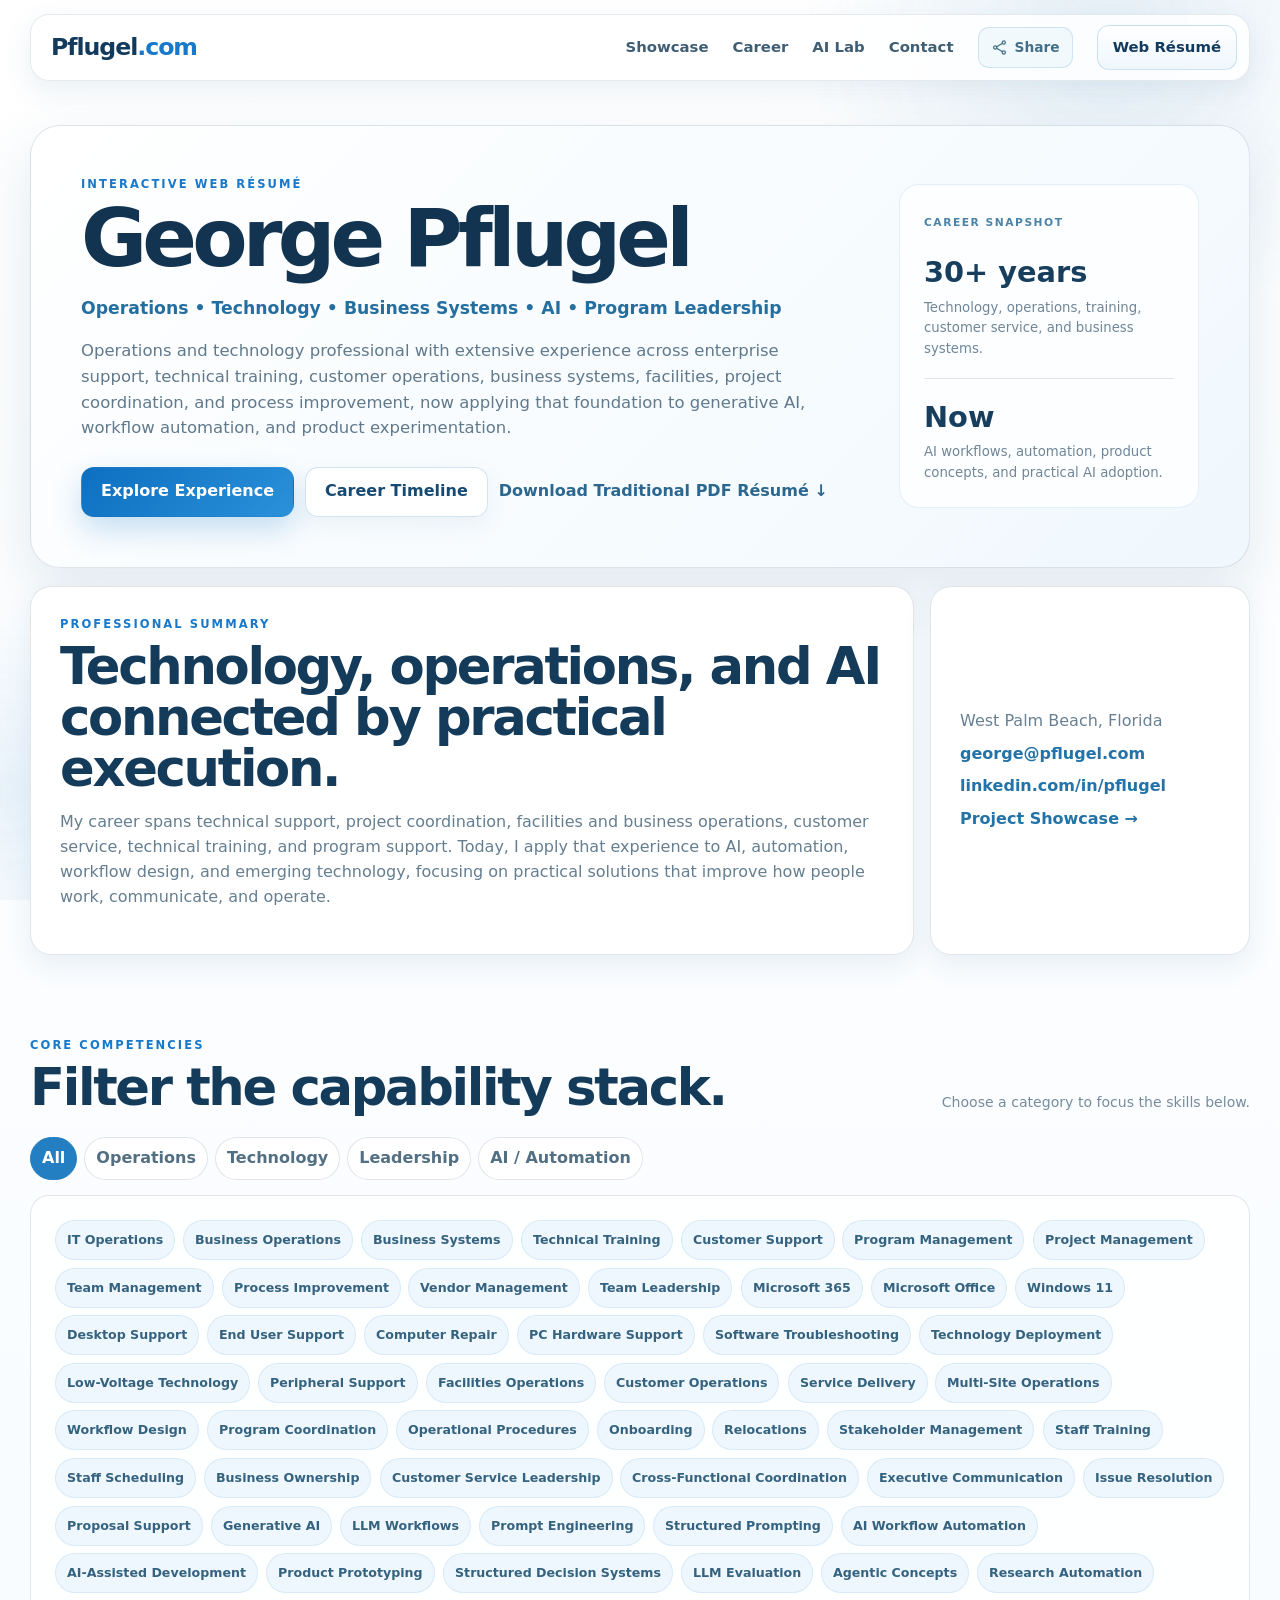
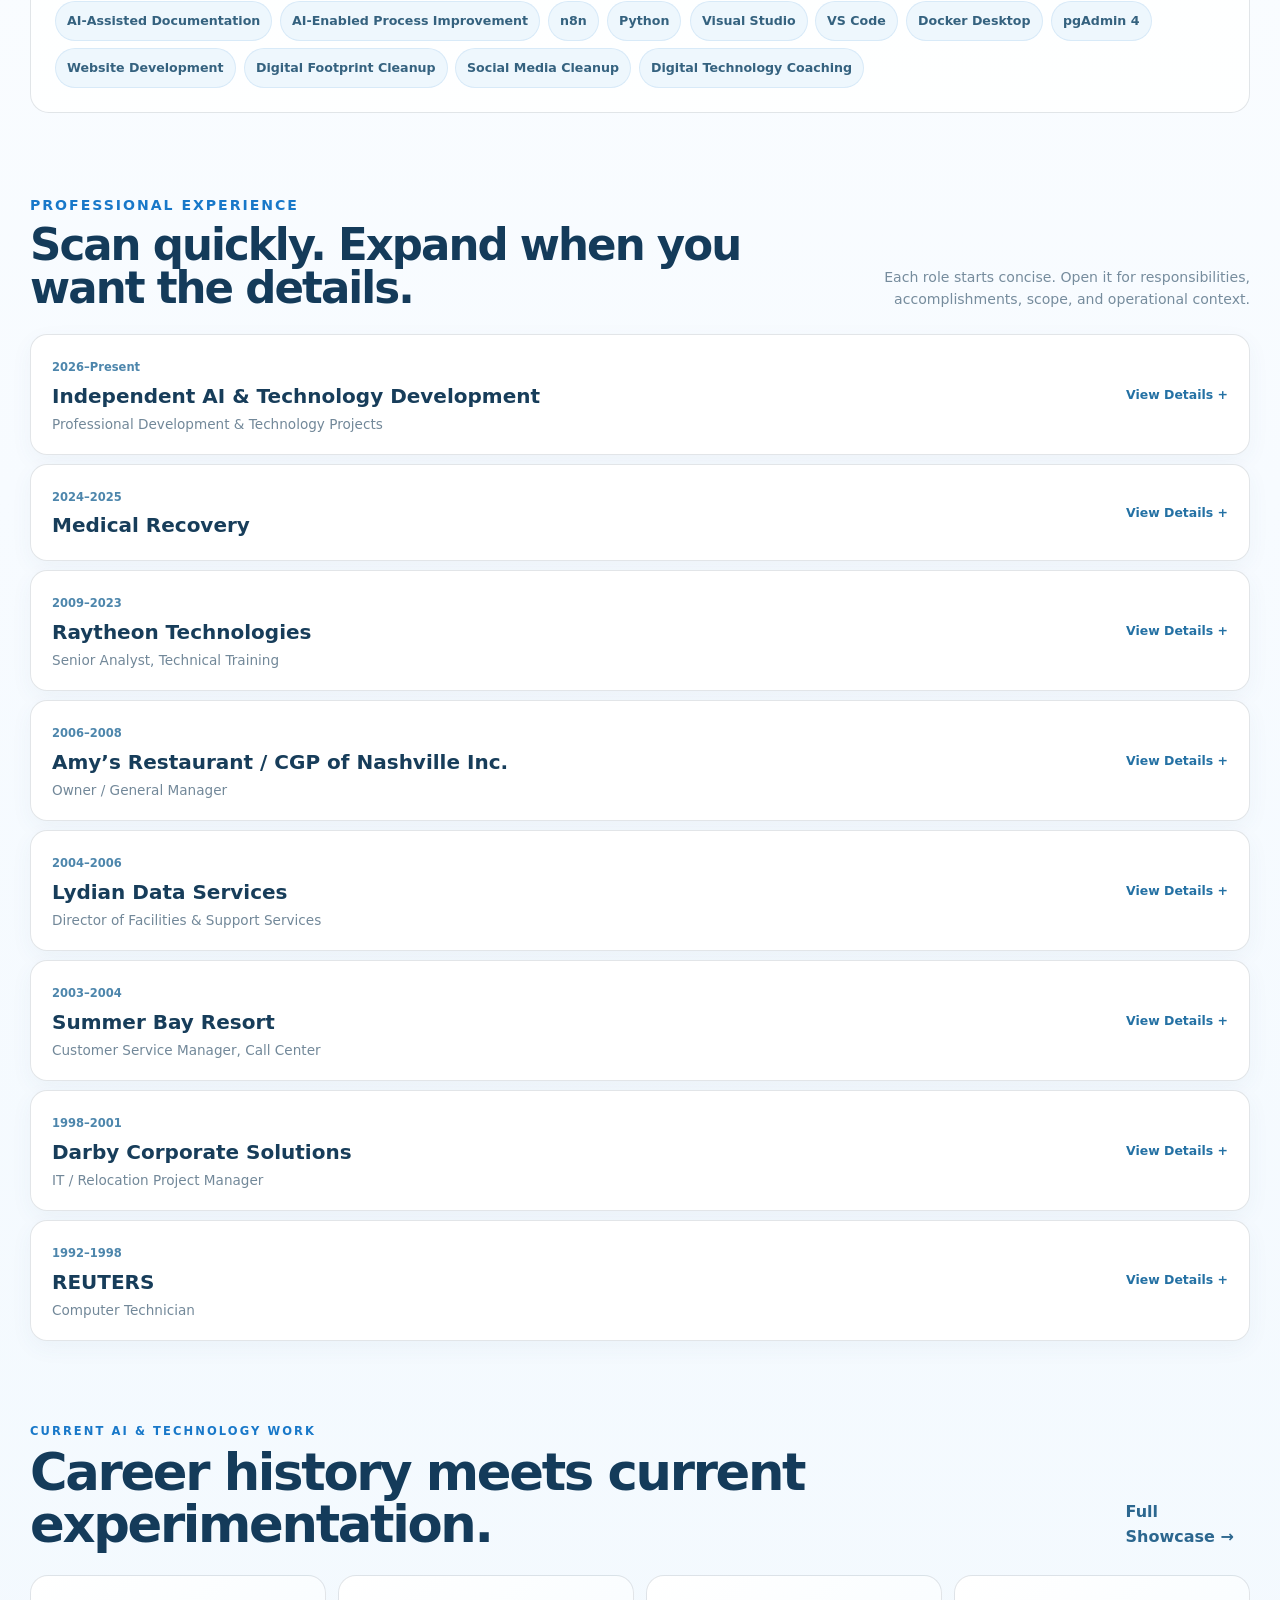
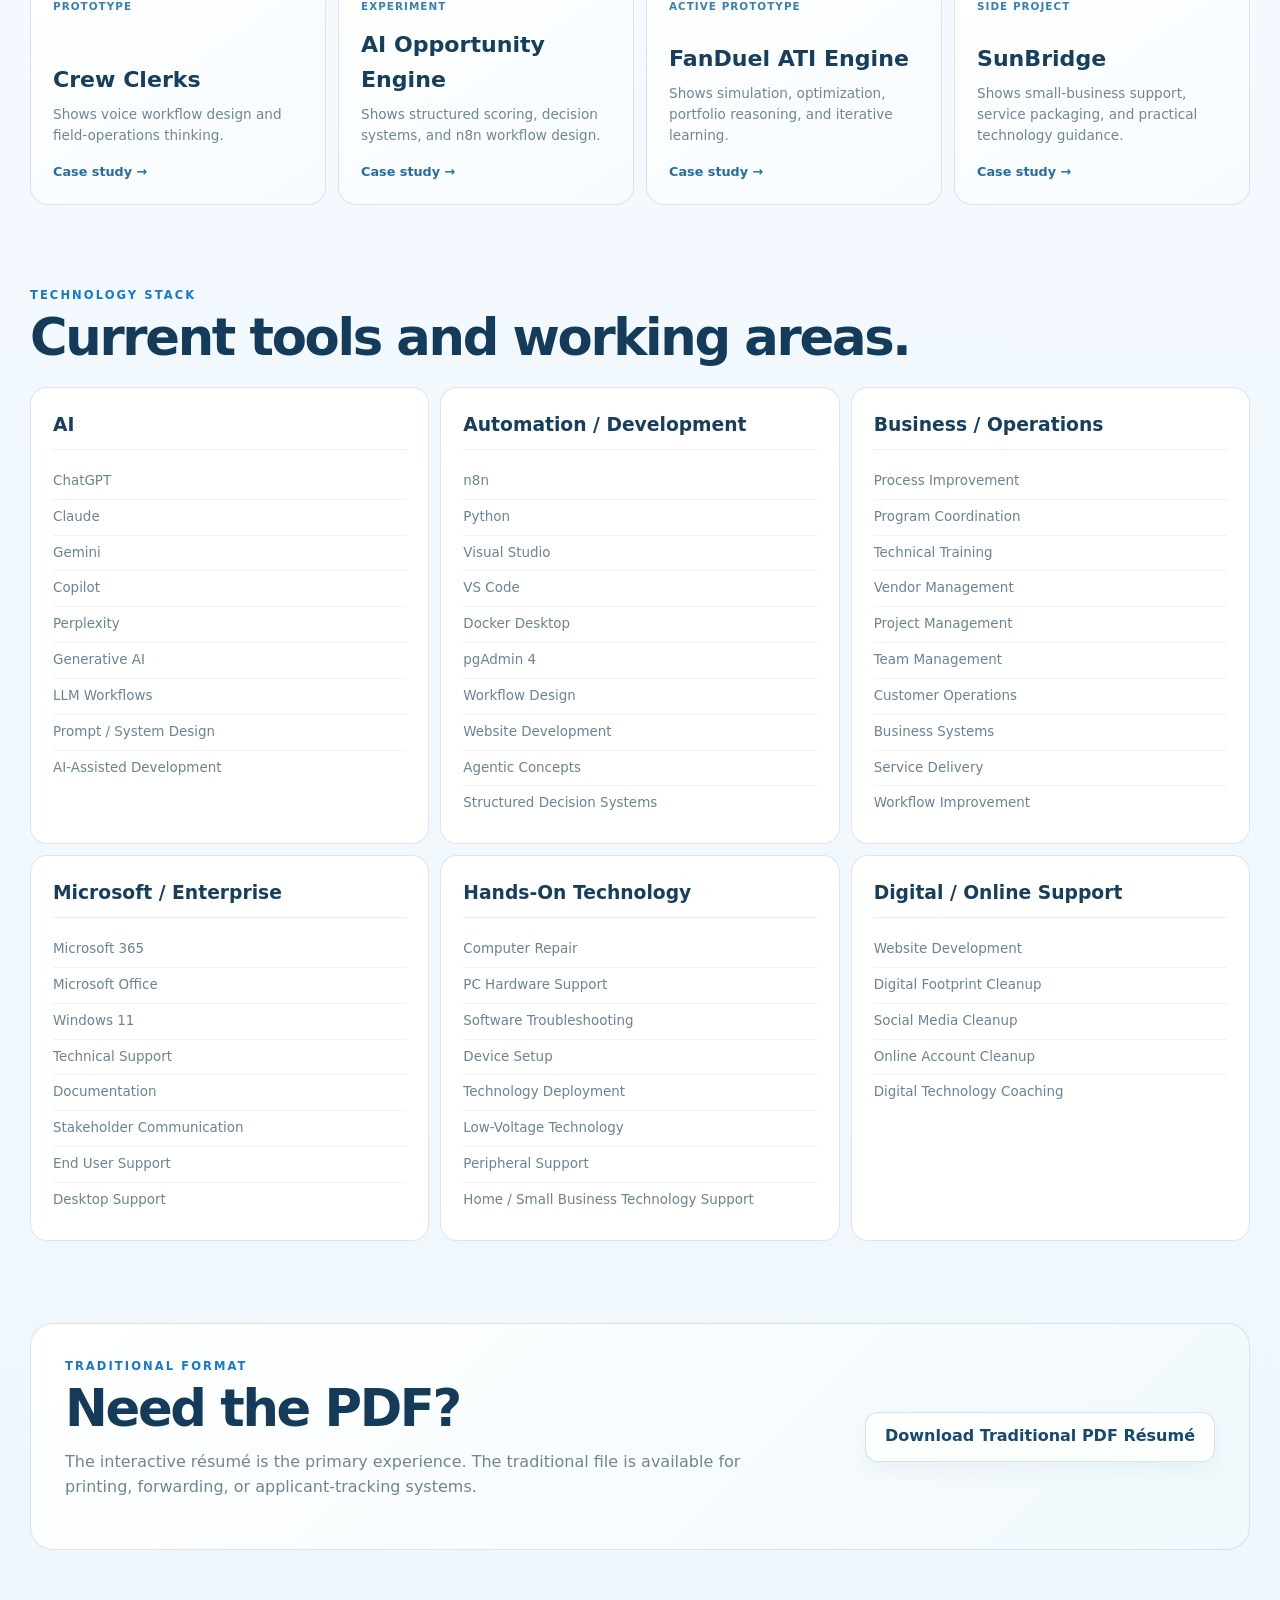
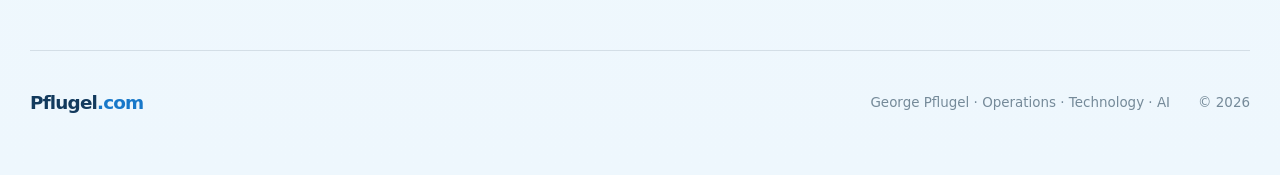
<file: resume.html>
<!DOCTYPE html>
<html lang="en">
<head>
  <meta charset="UTF-8" />
  <meta name="viewport" content="width=device-width, initial-scale=1.0" />
  <meta name="theme-color" content="#f7fbff" />
  <link rel="icon" href="assets/favicon.svg" type="image/svg+xml">
  <link rel="stylesheet" href="styles.css" />
  <meta name="description" content="George Pflugel, interactive web résumé for operations, technology, business systems and AI." />
  <title>Web Résumé | Pflugel.com</title>
</head>
<body class="resume-page">
  <div class="page-bg" aria-hidden="true">
    <div class="orb orb-one"></div><div class="orb orb-two"></div>
  </div>
<header class="site-header">
  <a class="site-brand" href="index.html" aria-label="Pflugel.com home">
    <span>Pflugel</span><strong>.com</strong>
  </a>
  <button class="menu-toggle" aria-expanded="false" aria-controls="primary-nav" aria-label="Open navigation">
    <span></span><span></span><span></span>
  </button>
  <nav id="primary-nav" class="primary-nav" aria-label="Primary navigation">
    <a href="showcase.html">Showcase</a>
    <a href="career.html">Career</a>
    <a href="ai-lab.html" data-track="ai_lab">AI Lab</a>
    <a href="index.html#contact">Contact</a>
    <a class="nav-button" href="resume.html" data-track="web_resume">Web Résumé</a>
  </nav>
</header>
<main class="web-resume-shell">

  <section class="web-resume-hero reveal">
    <div>
      <p class="section-kicker">INTERACTIVE WEB RÉSUMÉ</p>
      <h1>George Pflugel</h1>
      <p class="web-resume-role">Operations • Technology • Business Systems • AI • Program Leadership</p>
      <p class="web-resume-summary">
        Operations and technology professional with extensive experience across enterprise support, technical training,
        customer operations, business systems, facilities, project coordination, and process improvement, now applying
        that foundation to generative AI, workflow automation, and product experimentation.
      </p>
      <div class="web-resume-actions">
        <a class="button button-primary" href="#experience">Explore Experience</a>
        <a class="button button-secondary" href="career.html">Career Timeline</a>
        <a class="text-action" href="assets/George-Pflugel-CV.pdf" data-track="resume_pdf" download>Download Traditional PDF Résumé ↓</a>
      </div>
    </div>
    <aside class="resume-snapshot">
      <span>CAREER SNAPSHOT</span>
      <strong>30+ years</strong>
      <p>Technology, operations, training, customer service, and business systems.</p>
      <div class="snapshot-line"></div>
      <strong>Now</strong>
      <p>AI workflows, automation, product concepts, and practical AI adoption.</p>
    </aside>
  </section>

  <section class="resume-summary-grid reveal">
    <article>
      <p class="section-kicker">PROFESSIONAL SUMMARY</p>
      <h2>Technology, operations, and AI connected by practical execution.</h2>
      <p>
        My career spans technical support, project coordination, facilities and business operations, customer service,
        technical training, and program support. Today, I apply that experience to AI, automation, workflow design,
        and emerging technology, focusing on practical solutions that improve how people work, communicate, and operate.
      </p>
    </article>
    <article class="resume-contact-panel">
      <span>West Palm Beach, Florida</span>
      <a href="mailto:george@pflugel.com">george@pflugel.com</a>
      <a href="https://www.linkedin.com/in/pflugel" target="_blank" rel="noopener">linkedin.com/in/pflugel</a>
      <a href="showcase.html">Project Showcase →</a>
    </article>
  </section>

  <section class="competency-section reveal">
    <div class="competency-heading">
      <div>
        <p class="section-kicker">CORE COMPETENCIES</p>
        <h2>Filter the capability stack.</h2>
      </div>
      <p>Choose a category to focus the skills below.</p>
    </div>

    <div class="skill-filter-row">
      <button class="skill-filter active" data-skill-filter="all">All</button>
      <button class="skill-filter" data-skill-filter="operations">Operations</button>
      <button class="skill-filter" data-skill-filter="technology">Technology</button>
      <button class="skill-filter" data-skill-filter="leadership">Leadership</button>
      <button class="skill-filter" data-skill-filter="ai">AI / Automation</button>
    </div>

    <div class="competency-grid">
      <span data-skill-category="technology operations">IT Operations</span>
      <span data-skill-category="operations">Business Operations</span>
      <span data-skill-category="technology operations">Business Systems</span>
      <span data-skill-category="leadership technology">Technical Training</span>
      <span data-skill-category="operations leadership">Customer Support</span>
      <span data-skill-category="operations leadership">Program Management</span>
      <span data-skill-category="operations leadership">Project Management</span>
      <span data-skill-category="operations leadership">Team Management</span>
      <span data-skill-category="operations">Process Improvement</span>
      <span data-skill-category="operations leadership">Vendor Management</span>
      <span data-skill-category="leadership">Team Leadership</span>
      <span data-skill-category="technology">Microsoft 365</span>
      <span data-skill-category="technology">Microsoft Office</span>
      <span data-skill-category="technology">Windows 11</span>
      <span data-skill-category="technology">Desktop Support</span>
      <span data-skill-category="technology">End User Support</span>
      <span data-skill-category="technology">Computer Repair</span>
      <span data-skill-category="technology">PC Hardware Support</span>
      <span data-skill-category="technology">Software Troubleshooting</span>
      <span data-skill-category="technology">Technology Deployment</span>
      <span data-skill-category="technology">Low-Voltage Technology</span>
      <span data-skill-category="technology">Peripheral Support</span>
      <span data-skill-category="operations">Facilities Operations</span>
      <span data-skill-category="operations">Customer Operations</span>
      <span data-skill-category="operations">Service Delivery</span>
      <span data-skill-category="operations">Multi-Site Operations</span>
      <span data-skill-category="operations ai">Workflow Design</span>
      <span data-skill-category="operations leadership">Program Coordination</span>
      <span data-skill-category="operations">Operational Procedures</span>
      <span data-skill-category="operations technology">Onboarding</span>
      <span data-skill-category="operations technology">Relocations</span>
      <span data-skill-category="leadership">Stakeholder Management</span>
      <span data-skill-category="leadership">Staff Training</span>
      <span data-skill-category="leadership">Staff Scheduling</span>
      <span data-skill-category="leadership operations">Business Ownership</span>
      <span data-skill-category="leadership">Customer Service Leadership</span>
      <span data-skill-category="leadership operations">Cross-Functional Coordination</span>
      <span data-skill-category="leadership">Executive Communication</span>
      <span data-skill-category="leadership">Issue Resolution</span>
      <span data-skill-category="leadership">Proposal Support</span>
      <span data-skill-category="ai technology">Generative AI</span>
      <span data-skill-category="ai technology">LLM Workflows</span>
      <span data-skill-category="ai technology">Prompt Engineering</span>
      <span data-skill-category="ai technology">Structured Prompting</span>
      <span data-skill-category="ai operations">AI Workflow Automation</span>
      <span data-skill-category="ai technology">AI-Assisted Development</span>
      <span data-skill-category="ai">Product Prototyping</span>
      <span data-skill-category="ai">Structured Decision Systems</span>
      <span data-skill-category="ai">LLM Evaluation</span>
      <span data-skill-category="ai">Agentic Concepts</span>
      <span data-skill-category="ai">Research Automation</span>
      <span data-skill-category="ai operations">AI-Assisted Documentation</span>
      <span data-skill-category="ai operations">AI-Enabled Process Improvement</span>
      <span data-skill-category="ai technology">n8n</span>
      <span data-skill-category="technology">Python</span>
      <span data-skill-category="technology">Visual Studio</span>
      <span data-skill-category="technology">VS Code</span>
      <span data-skill-category="technology">Docker Desktop</span>
      <span data-skill-category="technology">pgAdmin 4</span>
      <span data-skill-category="technology">Website Development</span>
      <span data-skill-category="technology">Digital Footprint Cleanup</span>
      <span data-skill-category="technology">Social Media Cleanup</span>
      <span data-skill-category="technology">Digital Technology Coaching</span>
    </div>
  </section>

  <section id="experience" class="experience-section">
    <div class="experience-heading reveal">
      <div>
        <p class="section-kicker experience-kicker">PROFESSIONAL EXPERIENCE</p>
        <h2 class="experience-title">Scan quickly. Expand when you want the details.</h2>
      </div>
      <p>Each role starts concise. Open it for responsibilities, accomplishments, scope, and operational context.</p>
    </div>

    <div class="experience-accordion">

      <article class="experience-card reveal">
        <button class="experience-toggle" aria-expanded="false">
          <div><span>2026–Present</span><h3>Independent AI & Technology Development</h3><p>Professional Development & Technology Projects</p></div>
          <strong>View Details +</strong>
        </button>
        <div class="experience-details">
          <div class="detail-columns">
            <section><h4>Focus</h4><ul>
              <li>Generative-AI workflows, automation, and system design</li>
              <li>Business documentation and operational procedures</li>
              <li>Independent technology-support and product experiments</li>
            </ul></section>
            <section><h4>Current Work</h4><ul>
              <li>Crew Clerks voice-powered field operations concept</li>
              <li>AI Opportunity Engine / n8n experimentation</li>
              <li>FanDuel ATI analytics and simulation engine</li>
              <li>SunBridge Digital Solutions side project</li>
            </ul></section>
          </div>
        </div>
      </article>

      <article class="experience-card reveal">
        <button class="experience-toggle" aria-expanded="false">
          <div><span>2024–2025</span><h3>Medical Recovery</h3></div>
          <strong>View Details +</strong>
        </button>
        <div class="experience-details">
          <div class="detail-columns recovery-detail-single">
            <section><h4>Career Context</h4><ul>
              <li>Unplanned medical recovery period away from full-time employment.</li>
              <li>During recovery, began informally exploring ChatGPT.</li>
            </ul></section>
          </div>
        </div>
      </article>

      <article class="experience-card reveal">
        <button class="experience-toggle" aria-expanded="false">
          <div><span>2009–2023</span><h3>Raytheon Technologies</h3><p>Senior Analyst, Technical Training</p></div>
          <strong>View Details +</strong>
        </button>
        <div class="experience-details">
          <div class="detail-columns">
            <section><h4>Responsibilities</h4><ul>
              <li>Coordinated specialized global digital-forensics training and certification programs.</li>
              <li>Managed stakeholder communications, documentation, issue resolution, and program support.</li>
              <li>Supported classroom and online training operations.</li>
            </ul></section>
            <section><h4>Scope & Impact</h4><ul>
              <li>Served law-enforcement, government, corporate, and academic organizations.</li>
              <li>Supported agencies including ATF, DHS, DEA, and FBI.</li>
              <li>Maintained continuity across multiple leadership transitions.</li>
              <li>Certified Raytheon Six Sigma Specialist (R60).</li>
            </ul></section>
          </div>
        </div>
      </article>

      <article class="experience-card reveal">
        <button class="experience-toggle" aria-expanded="false">
          <div><span>2006–2008</span><h3>Amy’s Restaurant / CGP of Nashville Inc.</h3><p>Owner / General Manager</p></div>
          <strong>View Details +</strong>
        </button>
        <div class="experience-details">
          <div class="detail-columns">
            <section><h4>Responsibilities</h4><ul>
              <li>Co-founded, acquired, and operated a downtown Nashville restaurant.</li>
              <li>Managed staffing, scheduling, training, purchasing, customer service, and financial oversight.</li>
              <li>Directed day-to-day operating decisions.</li>
            </ul></section>
            <section><h4>Leadership Scope</h4><ul>
              <li>Led a team of approximately 15 employees.</li>
              <li>Managed service quality and operational consistency.</li>
              <li>Used early online promotion and local marketing to support visibility.</li>
            </ul></section>
          </div>
        </div>
      </article>

      <article class="experience-card reveal">
        <button class="experience-toggle" aria-expanded="false">
          <div><span>2004–2006</span><h3>Lydian Data Services</h3><p>Director of Facilities & Support Services</p></div>
          <strong>View Details +</strong>
        </button>
        <div class="experience-details">
          <div class="detail-columns">
            <section><h4>Responsibilities</h4><ul>
              <li>Directed facilities, administrative services, and internal IT support across five corporate locations in three states.</li>
              <li>Managed technical/support personnel, onboarding, deployments, relocations, security systems, and vendors.</li>
            </ul></section>
            <section><h4>Operational Impact</h4><ul>
              <li>Developed standardized procedures and support policies.</li>
              <li>Improved consistency across multi-site daily operations.</li>
              <li>Connected facilities, technology, and business-service functions.</li>
            </ul></section>
          </div>
        </div>
      </article>

      <article class="experience-card reveal">
        <button class="experience-toggle" aria-expanded="false">
          <div><span>2003–2004</span><h3>Summer Bay Resort</h3><p>Customer Service Manager, Call Center</p></div>
          <strong>View Details +</strong>
        </button>
        <div class="experience-details">
          <div class="detail-columns">
            <section><h4>Responsibilities</h4><ul>
              <li>Managed high-volume customer-service operations.</li>
              <li>Supported staff performance, escalations, communication, and service quality.</li>
            </ul></section>
            <section><h4>Operating Environment</h4><ul>
              <li>Fast-paced hospitality/call-center setting.</li>
              <li>Daily focus on customer outcomes and operational execution.</li>
            </ul></section>
          </div>
        </div>
      </article>

      <article class="experience-card reveal">
        <button class="experience-toggle" aria-expanded="false">
          <div><span>1998–2001</span><h3>Darby Corporate Solutions</h3><p>IT / Relocation Project Manager</p></div>
          <strong>View Details +</strong>
        </button>
        <div class="experience-details">
          <div class="detail-columns">
            <section><h4>Responsibilities</h4><ul>
              <li>Delivered desktop support, field service, and technology coordination.</li>
              <li>Supported full corporate relocations, data center builds and relocations, and low voltage cabling projects throughout the New York City region.</li>
            </ul></section>
            <section><h4>Capabilities Built</h4><ul>
              <li>Project coordination across full corporate relocations, data center builds, data center relocations, and low voltage cabling.</li>
              <li>Technical problem solving in active client environments.</li>
              <li>Customer communication and on-site support.</li>
            </ul></section>
          </div>
        </div>
      </article>

      <article class="experience-card reveal">
        <button class="experience-toggle" aria-expanded="false">
          <div><span>1992–1998</span><h3>REUTERS</h3><p>Computer Technician</p></div>
          <strong>View Details +</strong>
        </button>
        <div class="experience-details">
          <div class="detail-columns">
            <section><h4>Responsibilities</h4><ul>
              <li>Desktop support, computer hardware, software troubleshooting, and equipment setup.</li>
              <li>End-user support in an enterprise technology environment.</li>
            </ul></section>
            <section><h4>Foundation</h4><ul>
              <li>Built the technical base used throughout the rest of the career.</li>
              <li>Developed customer-facing support and problem-solving discipline.</li>
            </ul></section>
          </div>
        </div>
      </article>

    </div>
  </section>

  <section class="resume-project-section reveal">
    <div class="resume-project-heading">
      <div>
        <p class="section-kicker">CURRENT AI & TECHNOLOGY WORK</p>
        <h2>Career history meets current experimentation.</h2>
      </div>
      <a class="text-action" href="showcase.html">Full Showcase →</a>
    </div>
    <div class="resume-project-grid">
      <a href="crew-clerks.html" data-track="project_crewclerks"><span>PROTOTYPE</span><h3>Crew Clerks</h3><p>Shows voice workflow design and field-operations thinking.</p><strong>Case study →</strong></a>
      <a href="opportunity-engine.html" data-track="project_opportunity"><span>EXPERIMENT</span><h3>AI Opportunity Engine</h3><p>Shows structured scoring, decision systems, and n8n workflow design.</p><strong>Case study →</strong></a>
      <a href="fanduel-ati-engine.html" data-track="project_fanduel"><span>ACTIVE PROTOTYPE</span><h3>FanDuel ATI Engine</h3><p>Shows simulation, optimization, portfolio reasoning, and iterative learning.</p><strong>Case study →</strong></a>
      <a href="sunbridge.html" data-track="project_sunbridge"><span>SIDE PROJECT</span><h3>SunBridge</h3><p>Shows small-business support, service packaging, and practical technology guidance.</p><strong>Case study →</strong></a>
    </div>
  </section>

  <section class="technology-stack-section reveal">
    <div>
      <p class="section-kicker">TECHNOLOGY STACK</p>
      <h2>Current tools and working areas.</h2>
    </div>
    <div class="tech-stack-columns tech-stack-columns-expanded">
      <article>
        <h3>AI</h3>
        <span>ChatGPT</span><span>Claude</span><span>Gemini</span><span>Copilot</span><span>Perplexity</span>
        <span>Generative AI</span><span>LLM Workflows</span><span>Prompt / System Design</span><span>AI-Assisted Development</span>
      </article>
      <article>
        <h3>Automation / Development</h3>
        <span>n8n</span><span>Python</span><span>Visual Studio</span><span>VS Code</span><span>Docker Desktop</span>
        <span>pgAdmin 4</span><span>Workflow Design</span><span>Website Development</span><span>Agentic Concepts</span>
        <span>Structured Decision Systems</span>
      </article>
      <article>
        <h3>Business / Operations</h3>
        <span>Process Improvement</span><span>Program Coordination</span><span>Technical Training</span>
        <span>Vendor Management</span><span>Project Management</span><span>Team Management</span>
        <span>Customer Operations</span><span>Business Systems</span><span>Service Delivery</span><span>Workflow Improvement</span>
      </article>
      <article>
        <h3>Microsoft / Enterprise</h3>
        <span>Microsoft 365</span><span>Microsoft Office</span><span>Windows 11</span><span>Technical Support</span>
        <span>Documentation</span><span>Stakeholder Communication</span><span>End User Support</span><span>Desktop Support</span>
      </article>
      <article>
        <h3>Hands-On Technology</h3>
        <span>Computer Repair</span><span>PC Hardware Support</span><span>Software Troubleshooting</span>
        <span>Device Setup</span><span>Technology Deployment</span><span>Low-Voltage Technology</span>
        <span>Peripheral Support</span><span>Home / Small Business Technology Support</span>
      </article>
      <article>
        <h3>Digital / Online Support</h3>
        <span>Website Development</span><span>Digital Footprint Cleanup</span><span>Social Media Cleanup</span>
        <span>Online Account Cleanup</span><span>Digital Technology Coaching</span>
      </article>
    </div>
  </section>

  <section class="resume-download-cta reveal">
    <div>
      <p class="section-kicker">TRADITIONAL FORMAT</p>
      <h2>Need the PDF?</h2>
      <p>The interactive résumé is the primary experience. The traditional file is available for printing, forwarding, or applicant-tracking systems.</p>
    </div>
    <a class="button button-secondary" href="assets/George-Pflugel-CV.pdf" data-track="resume_pdf" download>Download Traditional PDF Résumé</a>
  </section>

</main>
<footer>
  <a class="site-brand footer-brand" href="index.html"><span>Pflugel</span><strong>.com</strong></a>
  <p>George Pflugel · Operations · Technology · AI</p>
  <p>© <span id="year"></span></p>
</footer>
<script src="script.js"></script>
</body>
</html>
</file>
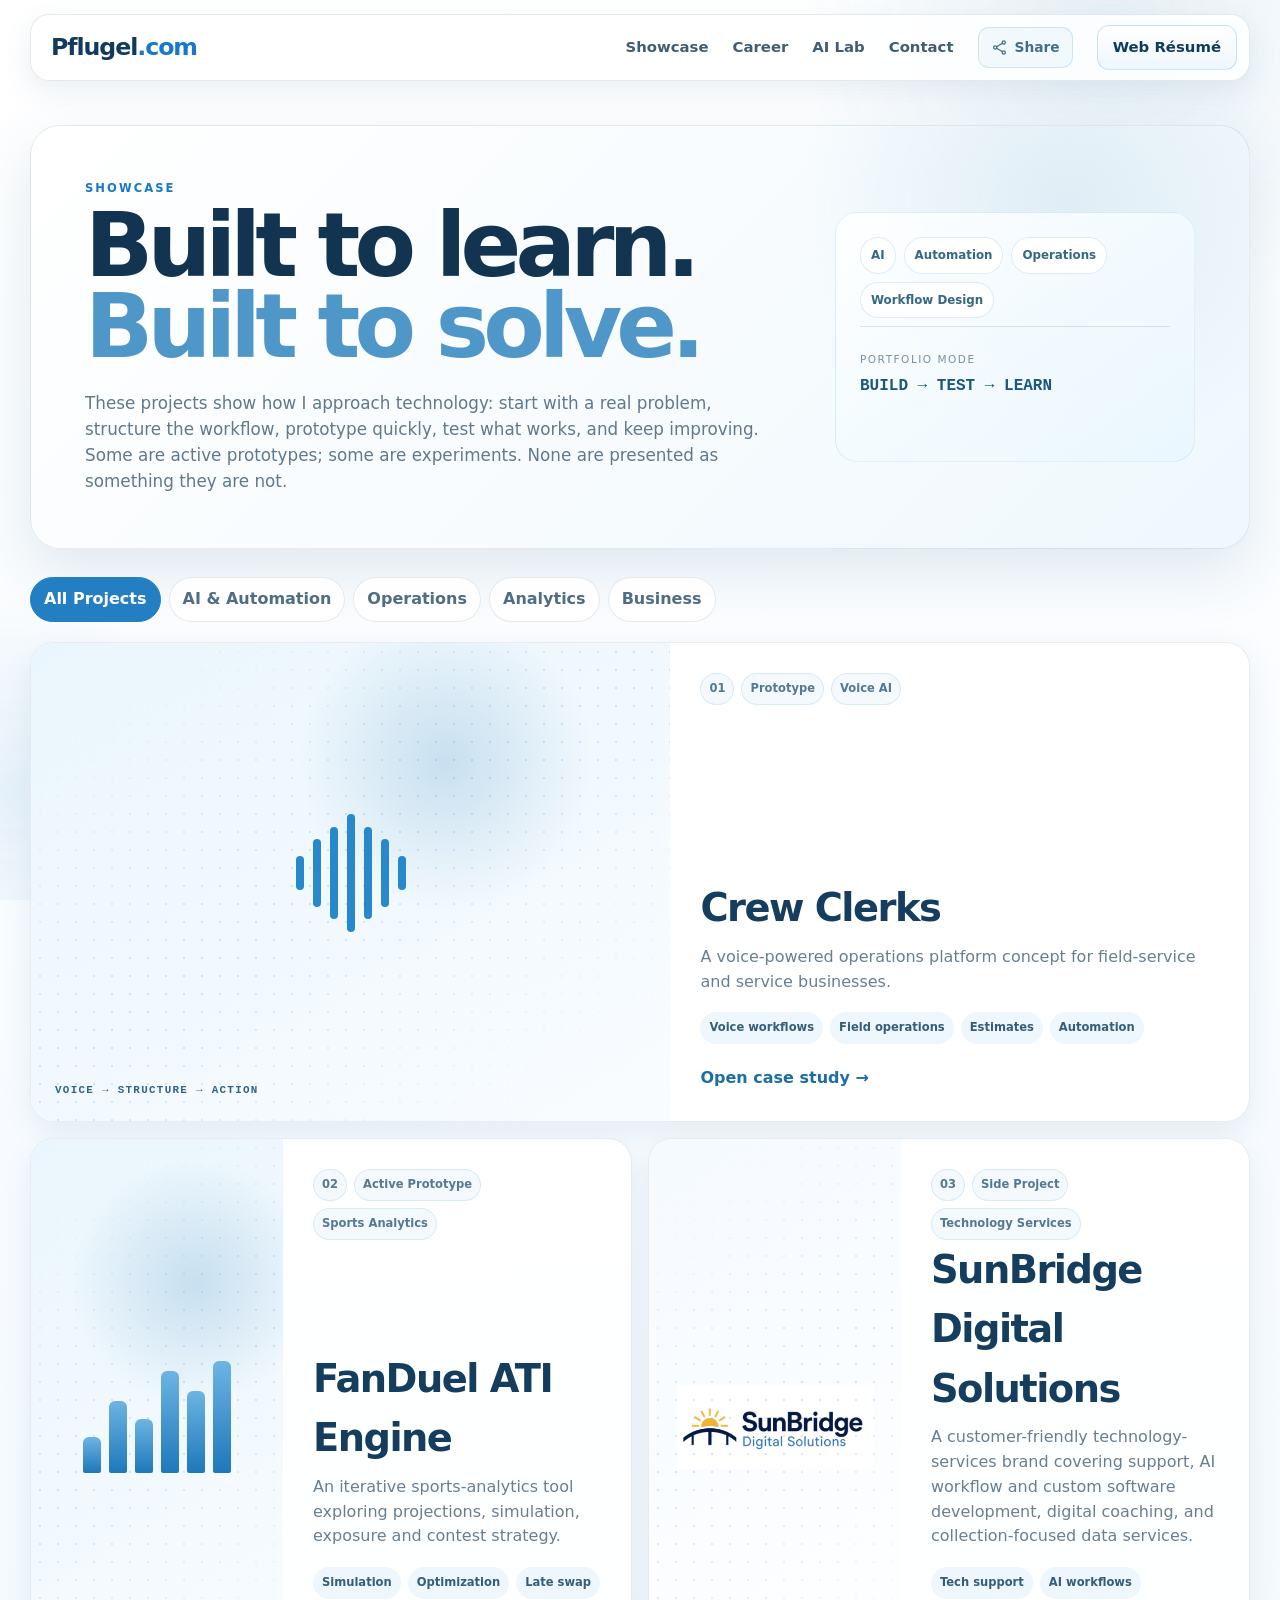
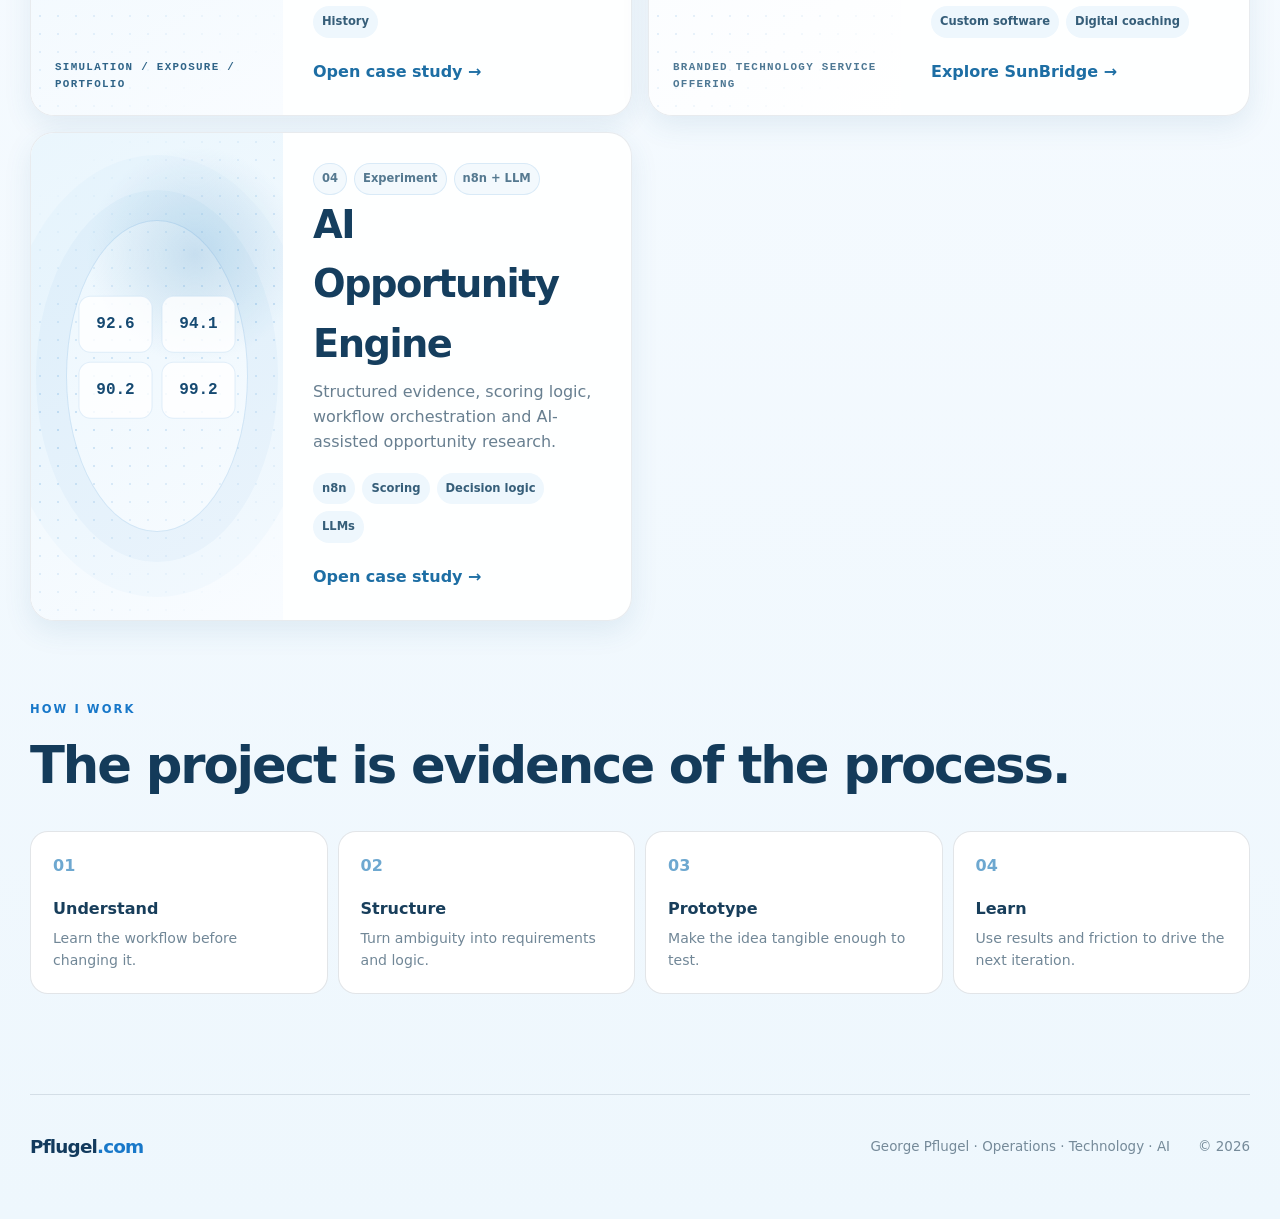
<file: showcase.html>
<!DOCTYPE html>
<html lang="en">
<head>
  <meta charset="UTF-8" />
  <meta name="viewport" content="width=device-width, initial-scale=1.0" />
  <meta name="theme-color" content="#f7fbff" />
  <link rel="icon" href="assets/favicon.svg" type="image/svg+xml">
  <link rel="stylesheet" href="styles.css" />
  <meta name="description" content="George Pflugel project showcase, AI, automation, operations and technology experiments." />
  <title>Showcase | Pflugel.com</title>
</head>
<body>
  <div class="page-bg" aria-hidden="true"><div class="orb orb-one"></div><div class="orb orb-two"></div></div>
<header class="site-header">
  <a class="site-brand" href="index.html" aria-label="Pflugel.com home">
    <span>Pflugel</span><strong>.com</strong>
  </a>
  <button class="menu-toggle" aria-expanded="false" aria-controls="primary-nav" aria-label="Open navigation">
    <span></span><span></span><span></span>
  </button>
  <nav id="primary-nav" class="primary-nav" aria-label="Primary navigation">
    <a href="showcase.html">Showcase</a>
    <a href="career.html">Career</a>
    <a href="ai-lab.html" data-track="ai_lab">AI Lab</a>
    <a href="index.html#contact">Contact</a>
    <a class="nav-button" href="resume.html" data-track="web_resume">Web Résumé</a>
  </nav>
</header>
<main class="showcase-shell">
  <section class="showcase-hero reveal">
    <div>
      <p class="section-kicker">SHOWCASE</p>
      <h1>Built to learn.<br><span>Built to solve.</span></h1>
      <p class="showcase-lede">
        These projects show how I approach technology: start with a real problem, structure the workflow,
        prototype quickly, test what works, and keep improving. Some are active prototypes; some are experiments.
        None are presented as something they are not.
      </p>
    </div>
    <aside class="showcase-signal-panel">
      <span class="signal-chip">AI</span>
      <span class="signal-chip">Automation</span>
      <span class="signal-chip">Operations</span>
      <span class="signal-chip">Workflow Design</span>
      <div class="signal-readout">
        <small>Portfolio mode</small>
        <strong>BUILD → TEST → LEARN</strong>
      </div>
    </aside>
  </section>

  <section class="showcase-controls reveal" aria-label="Filter projects">
    <button class="filter-button active" data-filter="all">All Projects</button>
    <button class="filter-button" data-filter="ai">AI & Automation</button>
    <button class="filter-button" data-filter="operations">Operations</button>
    <button class="filter-button" data-filter="analytics">Analytics</button>
    <button class="filter-button" data-filter="business">Business</button>
  </section>

  <section class="showcase-project-grid">
<article class="showcase-project-card feature-project reveal" data-category="ai operations">
      <div class="showcase-card-visual crew-visual">
        <div class="voice-wave"><i></i><i></i><i></i><i></i><i></i><i></i><i></i></div>
        <span class="visual-label">VOICE → STRUCTURE → ACTION</span>
      </div>
      <div class="showcase-card-copy">
        <div class="case-meta"><span>01</span><span>Prototype</span><span>Voice AI</span></div>
        <h2>Crew Clerks</h2>
        <p>A voice-powered operations platform concept for field-service and service businesses.</p>
        <div class="case-tags"><span>Voice workflows</span><span>Field operations</span><span>Estimates</span><span>Automation</span></div>
        <a class="case-link" href="crew-clerks.html" data-track="project_crewclerks">Open case study <span>→</span></a>
      </div>
    </article>

<article class="showcase-project-card reveal" data-category="ai analytics">
      <div class="showcase-card-visual fanduel-visual">
        <div class="sim-bars"><i></i><i></i><i></i><i></i><i></i><i></i></div>
        <span class="sim-label">SIMULATION / EXPOSURE / PORTFOLIO</span>
      </div>
      <div class="showcase-card-copy">
        <div class="case-meta"><span>02</span><span>Active Prototype</span><span>Sports Analytics</span></div>
        <h2>FanDuel ATI Engine</h2>
        <p>An iterative sports-analytics tool exploring projections, simulation, exposure and contest strategy.</p>
        <div class="case-tags"><span>Simulation</span><span>Optimization</span><span>Late swap</span><span>History</span></div>
        <a class="case-link" href="fanduel-ati-engine.html" data-track="project_fanduel">Open case study <span>→</span></a>
      </div>
    </article>

<article class="showcase-project-card reveal" data-category="business operations">
      <div class="showcase-card-visual sunbridge-visual sb23-showcase-visual">
        <img src="assets/sunbridge-logo.png" alt="SunBridge Digital Solutions logo">
        <span class="visual-label">BRANDED TECHNOLOGY SERVICE OFFERING</span>
      </div>
      <div class="showcase-card-copy">
        <div class="case-meta"><span>03</span><span>Side Project</span><span>Technology Services</span></div>
        <h2>SunBridge Digital Solutions</h2>
        <p>A customer-friendly technology-services brand covering support, AI workflow and custom software development, digital coaching, and collection-focused data services.</p>
        <div class="case-tags"><span>Tech support</span><span>AI workflows</span><span>Custom software</span><span>Digital coaching</span></div>
        <a class="case-link" href="sunbridge.html" data-track="project_sunbridge">Explore SunBridge <span>→</span></a>
      </div>
    </article>

<article class="showcase-project-card reveal" data-category="ai business operations">
      <div class="showcase-card-visual opportunity-visual">
        <div class="score-stack"><span>92.6</span><span>94.1</span><span>90.2</span><span>99.2</span></div>
        <div class="logic-lines"></div>
      </div>
      <div class="showcase-card-copy">
        <div class="case-meta"><span>04</span><span>Experiment</span><span>n8n + LLM</span></div>
        <h2>AI Opportunity Engine</h2>
        <p>Structured evidence, scoring logic, workflow orchestration and AI-assisted opportunity research.</p>
        <div class="case-tags"><span>n8n</span><span>Scoring</span><span>Decision logic</span><span>LLMs</span></div>
        <a class="case-link" href="opportunity-engine.html" data-track="project_opportunity">Open case study <span>→</span></a>
      </div>
    </article>
  </section>

  <section class="showcase-method reveal">
    <div>
      <p class="section-kicker">HOW I WORK</p>
      <h2>The project is evidence of the process.</h2>
    </div>
    <div class="method-track">
      <article><span>01</span><strong>Understand</strong><p>Learn the workflow before changing it.</p></article>
      <article><span>02</span><strong>Structure</strong><p>Turn ambiguity into requirements and logic.</p></article>
      <article><span>03</span><strong>Prototype</strong><p>Make the idea tangible enough to test.</p></article>
      <article><span>04</span><strong>Learn</strong><p>Use results and friction to drive the next iteration.</p></article>
    </div>
  </section>
</main>
<footer>
  <a class="site-brand footer-brand" href="index.html"><span>Pflugel</span><strong>.com</strong></a>
  <p>George Pflugel · Operations · Technology · AI</p>
  <p>© <span id="year"></span></p>
</footer>
<script src="script.js"></script>
</body>
</html>
</file>
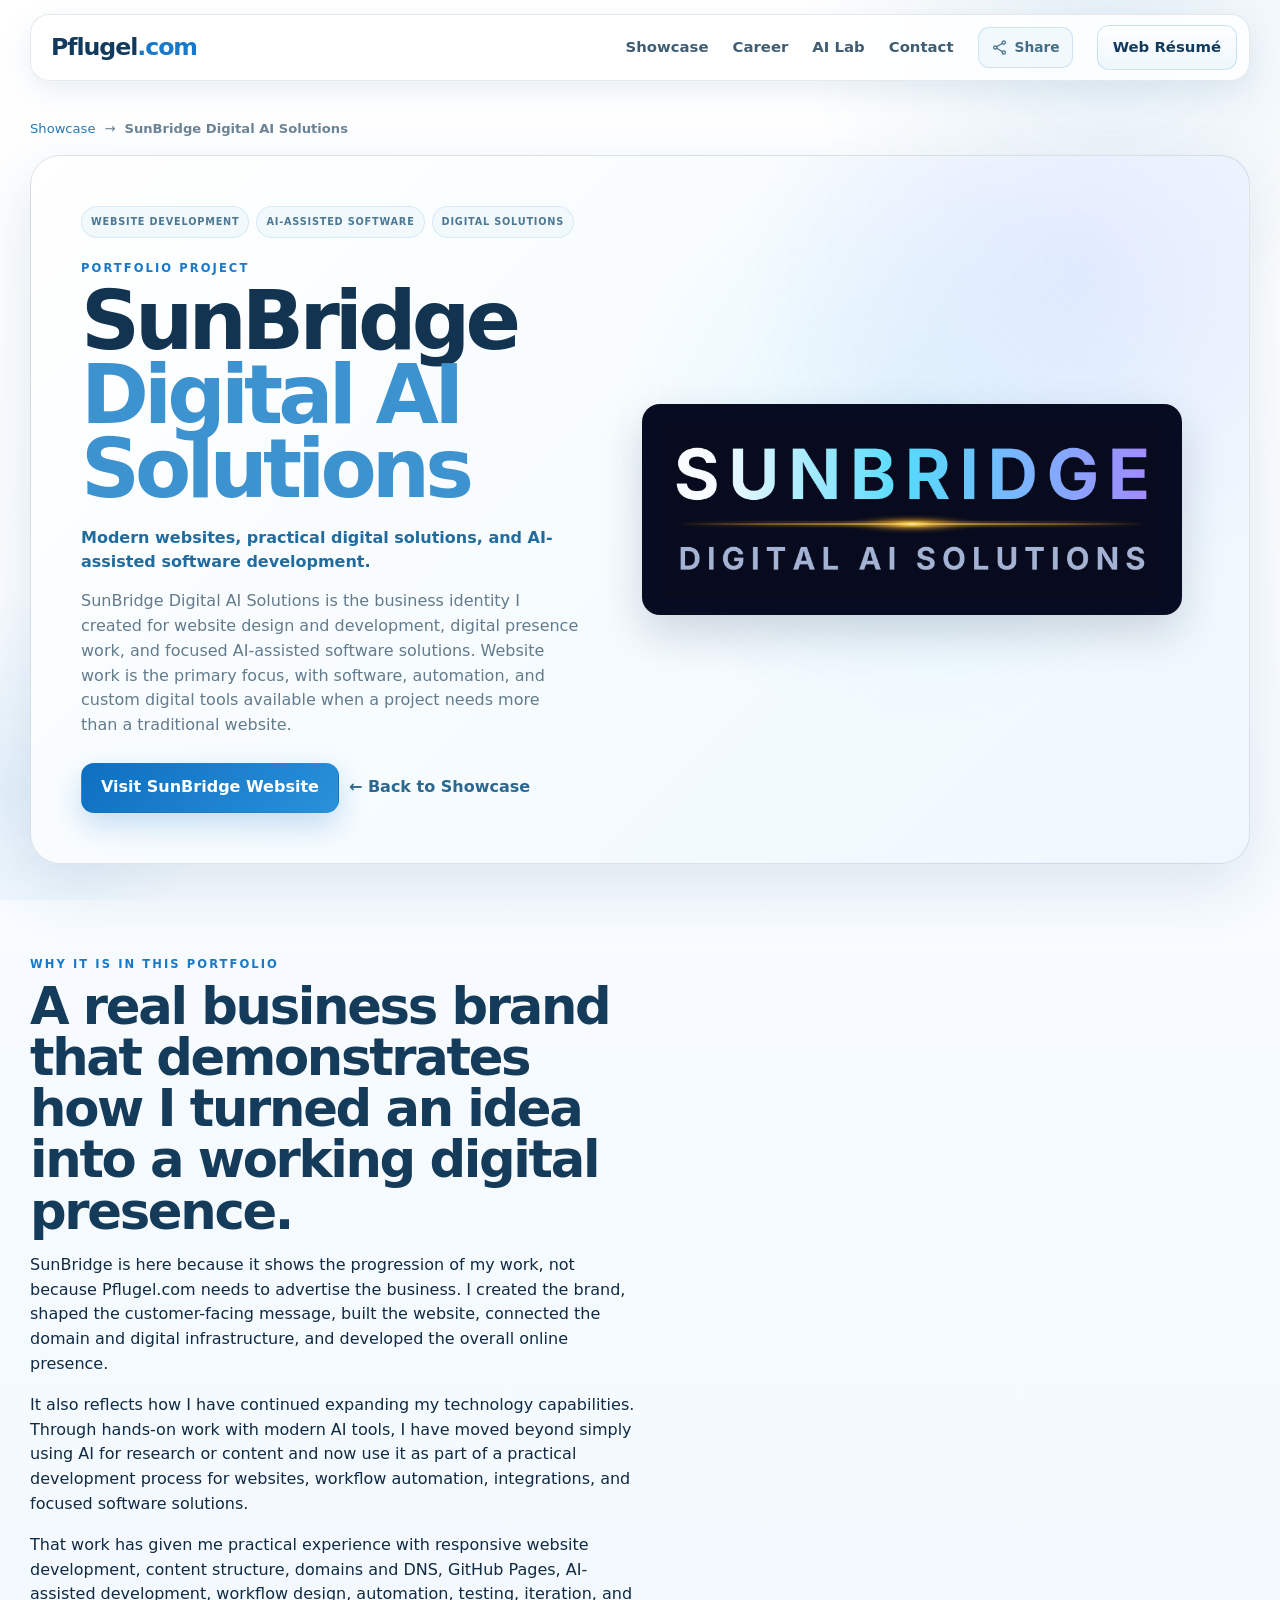
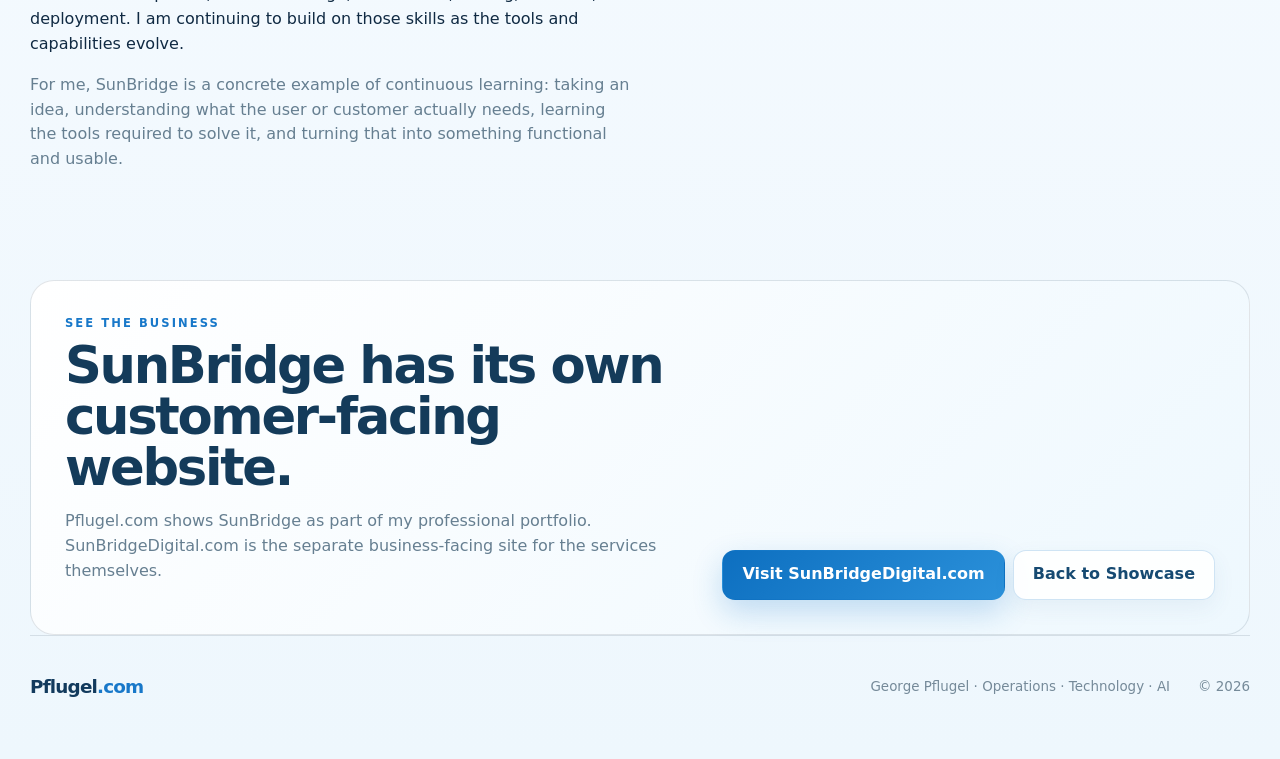
<file: sunbridge.html>
<!DOCTYPE html>
<html lang="en">
<head>
  <meta charset="UTF-8">
  <meta name="viewport" content="width=device-width, initial-scale=1.0">
  <meta name="theme-color" content="#f7fbff">
  <meta name="description" content="SunBridge Digital AI Solutions, a George Pflugel portfolio project focused on modern website development, digital presence, AI-assisted software development, and practical digital solutions.">
  <title>SunBridge Digital AI Solutions | Pflugel.com</title>
  <link rel="icon" href="assets/favicon.svg" type="image/svg+xml">
  <link rel="stylesheet" href="styles.css?v=28.0">
</head>
<body>
  <div class="page-bg" aria-hidden="true"><div class="orb orb-one"></div><div class="orb orb-two"></div></div>

  <header class="site-header">
    <a class="site-brand" href="index.html" aria-label="Pflugel.com home"><span>Pflugel</span><strong>.com</strong></a>
    <button class="menu-toggle" aria-expanded="false" aria-controls="primary-nav" aria-label="Open navigation"><span></span><span></span><span></span></button>
    <nav id="primary-nav" class="primary-nav" aria-label="Primary navigation">
      <a href="showcase.html">Showcase</a>
      <a href="career.html">Career</a>
      <a href="ai-lab.html" data-track="ai_lab">AI Lab</a>
      <a href="index.html#contact">Contact</a>
      <a class="nav-button" href="resume.html" data-track="web_resume">Web Résumé</a>
    </nav>
  </header>

  <main class="sb23-shell">
    <nav class="case-breadcrumb reveal">
      <a href="showcase.html">Showcase</a><span>→</span><strong>SunBridge Digital AI Solutions</strong>
    </nav>

    <section class="sb23-hero reveal sb28-hero">
      <div class="sb23-hero-copy">
        <div class="sb23-status-row">
          <span>WEBSITE DEVELOPMENT</span>
          <span>AI-ASSISTED SOFTWARE</span>
          <span>DIGITAL SOLUTIONS</span>
        </div>

        <p class="section-kicker">PORTFOLIO PROJECT</p>
        <h1>SunBridge<br><span>Digital AI Solutions</span></h1>

        <p class="sb23-hero-role">
          Modern websites, practical digital solutions, and AI-assisted software development.
        </p>

        <p class="sb23-hero-lede">
          SunBridge Digital AI Solutions is the business identity I created for website design and development, digital presence work, and focused AI-assisted software solutions. Website work is the primary focus, with software, automation, and custom digital tools available when a project needs more than a traditional website.
        </p>

        <div class="sb23-hero-actions">
          <a class="button button-primary" href="https://www.sunbridgedigital.com/" target="_blank" rel="noopener">Visit SunBridge Website</a>
          <a class="text-action" href="showcase.html">← Back to Showcase</a>
        </div>
      </div>

      <div class="sb23-hero-brand sb28-brand-panel">
        <img class="sb23-logo sb28-logo" src="assets/sunbridge-logo-navy-v2.png" alt="SunBridge Digital AI Solutions logo">
      </div>
    </section>

    <section class="sb23-role reveal">
      <div class="sb28-portfolio-story">
        <p class="section-kicker">WHY IT IS IN THIS PORTFOLIO</p>
        <h2>A real business brand that demonstrates how I turned an idea into a working digital presence.</h2>

        <p>
          SunBridge is here because it shows the progression of my work, not because Pflugel.com needs to advertise the business. I created the brand, shaped the customer-facing message, built the website, connected the domain and digital infrastructure, and developed the overall online presence.
        </p>

        <p>
          It also reflects how I have continued expanding my technology capabilities. Through hands-on work with modern AI tools, I have moved beyond simply using AI for research or content and now use it as part of a practical development process for websites, workflow automation, integrations, and focused software solutions.
        </p>

        <p>
          That work has given me practical experience with responsive website development, content structure, domains and DNS, GitHub Pages, AI-assisted development, workflow design, automation, testing, iteration, and deployment. I am continuing to build on those skills as the tools and capabilities evolve.
        </p>

        <p>
          For me, SunBridge is a concrete example of continuous learning: taking an idea, understanding what the user or customer actually needs, learning the tools required to solve it, and turning that into something functional and usable.
        </p>
      </div>
    </section>

    <section class="sb23-offer reveal">
      <div>
        <p class="section-kicker">SEE THE BUSINESS</p>
        <h2>SunBridge has its own customer-facing website.</h2>
        <p>
          Pflugel.com shows SunBridge as part of my professional portfolio. SunBridgeDigital.com is the separate business-facing site for the services themselves.
        </p>
      </div>

      <div class="sb23-offer-actions">
        <a class="button button-primary" href="https://www.sunbridgedigital.com/" target="_blank" rel="noopener">Visit SunBridgeDigital.com</a>
        <a class="button button-secondary" href="showcase.html">Back to Showcase</a>
      </div>
    </section>
  </main>

  <footer>
    <a class="site-brand footer-brand" href="index.html"><span>Pflugel</span><strong>.com</strong></a>
    <p>George Pflugel · Operations · Technology · AI</p>
    <p>© <span id="year"></span></p>
  </footer>

  <script src="script.js?v=28.0"></script>
</body>
</html>
</file>
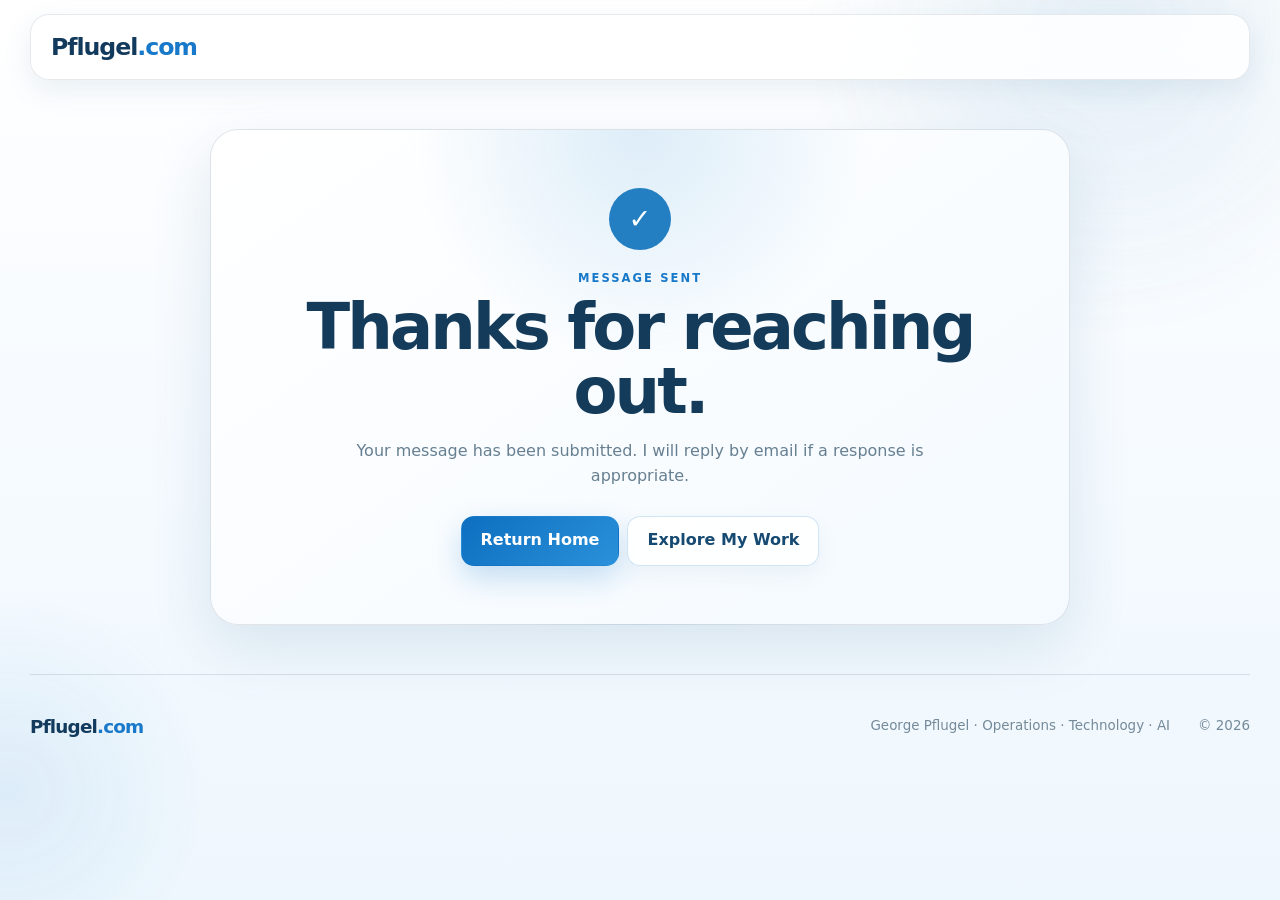
<file: thanks.html>
<!DOCTYPE html>
<html lang="en">
<head>
  <meta charset="UTF-8">
  <meta name="viewport" content="width=device-width, initial-scale=1.0">
  <meta name="theme-color" content="#f7fbff">
  <meta name="robots" content="noindex">
  <meta name="description" content="Thank you for contacting George Pflugel.">
  <title>Message Sent | Pflugel.com</title>
  <link rel="icon" href="assets/favicon.svg" type="image/svg+xml">
  <link rel="stylesheet" href="styles.css">
</head>
<body>
  <div class="page-bg" aria-hidden="true"><div class="orb orb-one"></div><div class="orb orb-two"></div></div>

  <header class="site-header">
    <a class="site-brand" href="index.html" aria-label="Pflugel.com home"><span>Pflugel</span><strong>.com</strong></a>
  </header>

  <main class="thanks-shell">
    <section class="thanks-card">
      <span class="thanks-check">✓</span>
      <p class="section-kicker">MESSAGE SENT</p>
      <h1>Thanks for reaching out.</h1>
      <p>Your message has been submitted. I will reply by email if a response is appropriate.</p>
      <div class="thanks-actions">
        <a class="button button-primary" href="index.html">Return Home</a>
        <a class="button button-secondary" href="showcase.html">Explore My Work</a>
      </div>
    </section>
  </main>

  <footer>
    <a class="site-brand footer-brand" href="index.html"><span>Pflugel</span><strong>.com</strong></a>
    <p>George Pflugel · Operations · Technology · AI</p>
    <p>© <span id="year"></span></p>
  </footer>

  <script src="script.js"></script>
</body>
</html>
</file>
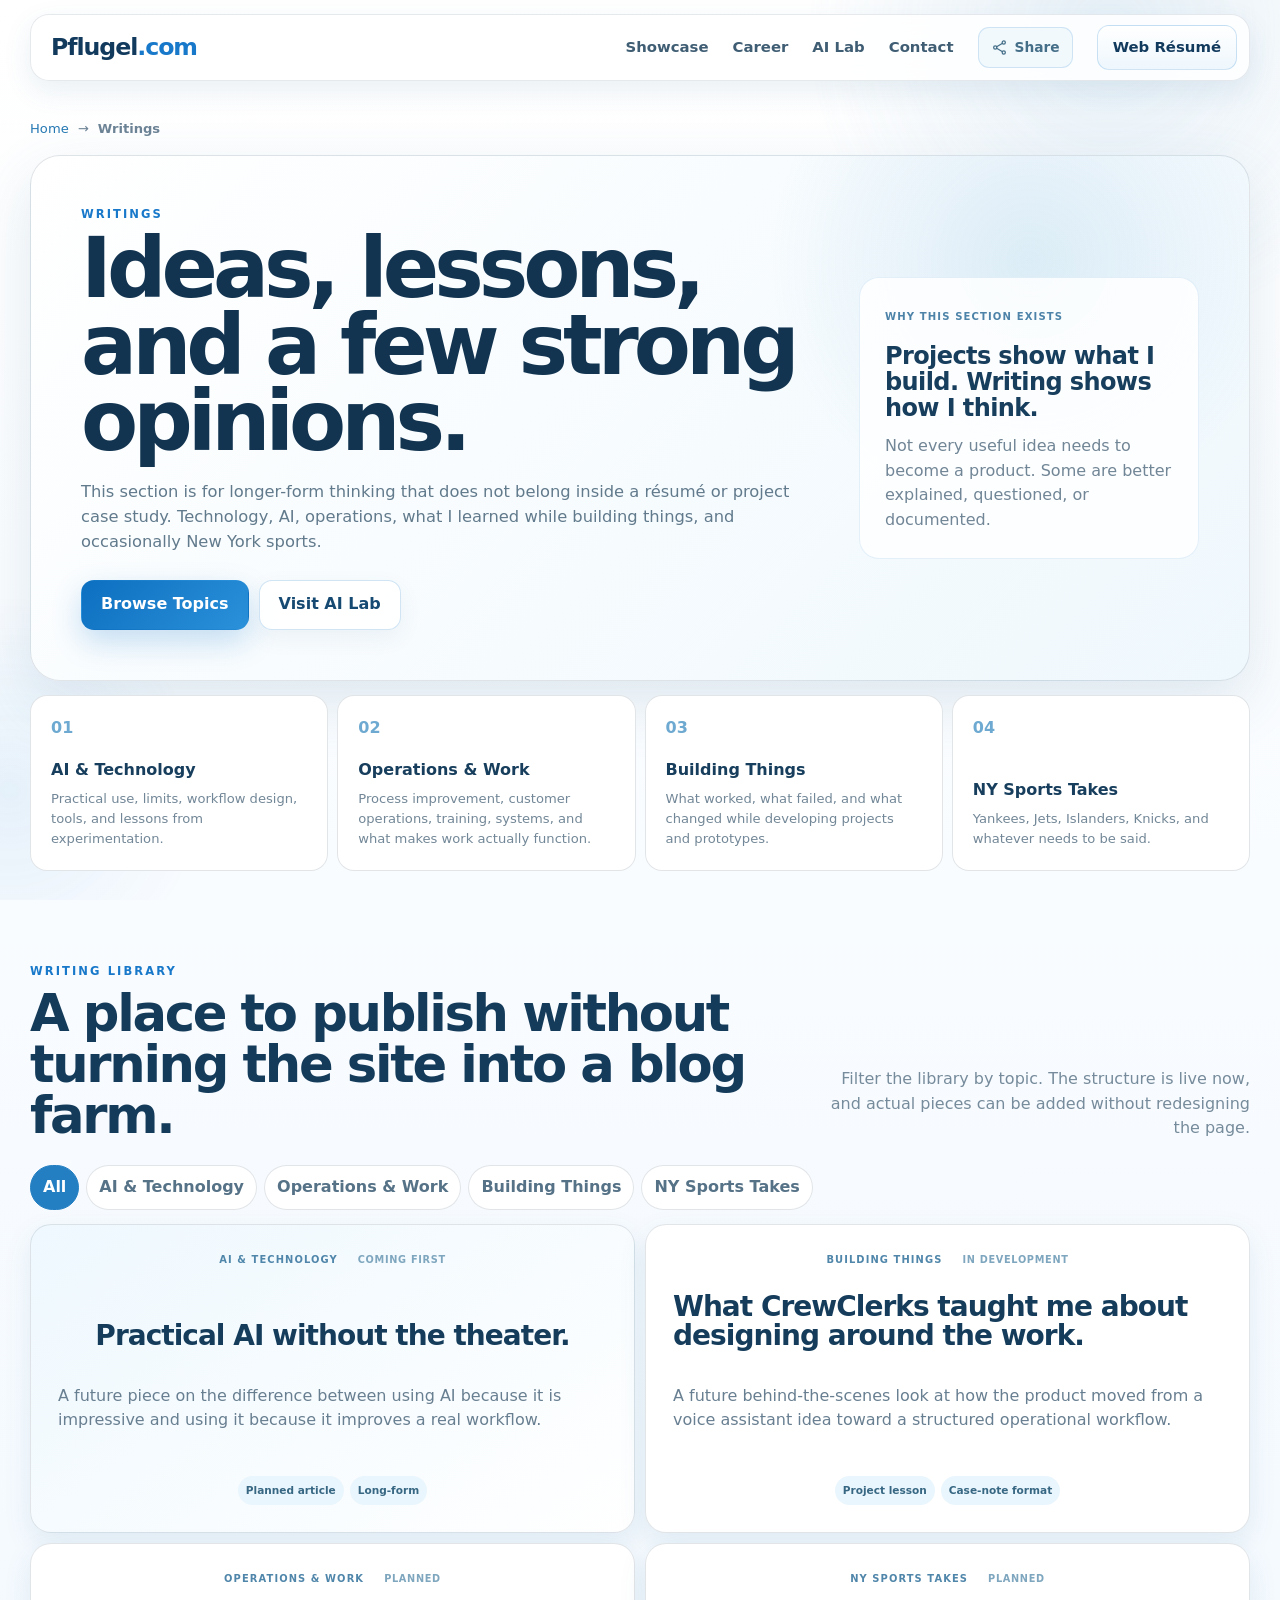
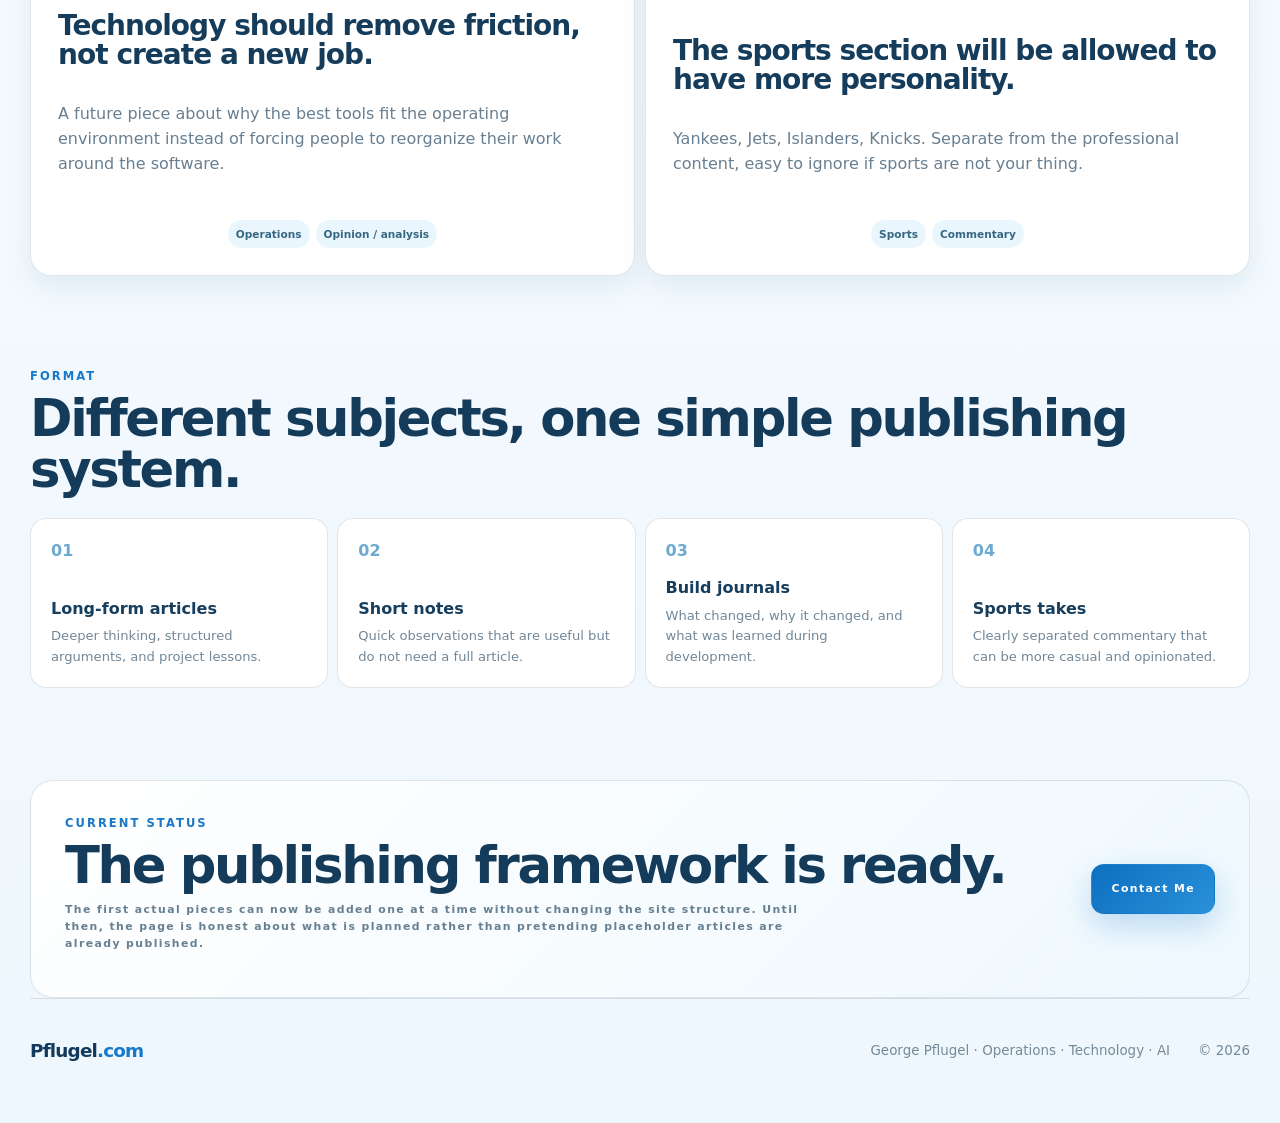
<file: writings.html>
<!DOCTYPE html>
<html lang="en">
<head>
  <meta charset="UTF-8">
  <meta name="viewport" content="width=device-width, initial-scale=1.0">
  <meta name="theme-color" content="#f7fbff">
  <meta name="description" content="Writings by George Pflugel on technology, AI, operations, project lessons, and New York sports.">
  <title>Writings | Pflugel.com</title>
  <link rel="icon" href="assets/favicon.svg" type="image/svg+xml">
  <link rel="stylesheet" href="styles.css">
</head>
<body>
  <div class="page-bg" aria-hidden="true"><div class="orb orb-one"></div><div class="orb orb-two"></div></div>

  <header class="site-header">
    <a class="site-brand" href="index.html" aria-label="Pflugel.com home"><span>Pflugel</span><strong>.com</strong></a>
    <button class="menu-toggle" aria-expanded="false" aria-controls="primary-nav" aria-label="Open navigation"><span></span><span></span><span></span></button>
    <nav id="primary-nav" class="primary-nav" aria-label="Primary navigation">
      <a href="showcase.html">Showcase</a>
      <a href="career.html">Career</a>
      <a href="ai-lab.html" data-track="ai_lab">AI Lab</a>
      <a href="index.html#contact">Contact</a>
      <a class="nav-button" href="resume.html" data-track="web_resume">Web Résumé</a>
    </nav>
  </header>

  <main class="writing-shell">
    <nav class="case-breadcrumb reveal"><a href="index.html">Home</a><span>→</span><strong>Writings</strong></nav>

    <section class="writing-hero reveal">
      <div>
        <p class="section-kicker">WRITINGS</p>
        <h1>Ideas, lessons, and a few strong opinions.</h1>
        <p class="writing-hero-lede">
          This section is for longer-form thinking that does not belong inside a résumé or project case study. Technology, AI, operations, what I learned while building things, and occasionally New York sports.
        </p>
        <div class="writing-hero-actions">
          <a class="button button-primary" href="#writing-library">Browse Topics</a>
          <a class="button button-secondary" href="ai-lab.html" data-track="ai_lab">Visit AI Lab</a>
        </div>
      </div>

      <aside class="writing-note-card">
        <span>WHY THIS SECTION EXISTS</span>
        <strong>Projects show what I build. Writing shows how I think.</strong>
        <p>Not every useful idea needs to become a product. Some are better explained, questioned, or documented.</p>
      </aside>
    </section>

    <section class="writing-topics reveal">
      <article><span>01</span><strong>AI & Technology</strong><p>Practical use, limits, workflow design, tools, and lessons from experimentation.</p></article>
      <article><span>02</span><strong>Operations & Work</strong><p>Process improvement, customer operations, training, systems, and what makes work actually function.</p></article>
      <article><span>03</span><strong>Building Things</strong><p>What worked, what failed, and what changed while developing projects and prototypes.</p></article>
      <article><span>04</span><strong>NY Sports Takes</strong><p>Yankees, Jets, Islanders, Knicks, and whatever needs to be said.</p></article>
    </section>

    <section id="writing-library" class="writing-library reveal">
      <div class="writing-section-heading split">
        <div>
          <p class="section-kicker">WRITING LIBRARY</p>
          <h2>A place to publish without turning the site into a blog farm.</h2>
        </div>
        <p>Filter the library by topic. The structure is live now, and actual pieces can be added without redesigning the page.</p>
      </div>

      <div class="writing-filters" role="tablist" aria-label="Writing categories">
        <button class="active" data-writing-filter="all">All</button>
        <button data-writing-filter="ai">AI & Technology</button>
        <button data-writing-filter="operations">Operations & Work</button>
        <button data-writing-filter="building">Building Things</button>
        <button data-writing-filter="sports">NY Sports Takes</button>
      </div>

      <div class="writing-grid">
        <article class="writing-card featured" data-writing-category="ai">
          <div class="writing-card-head"><span>AI & TECHNOLOGY</span><b>COMING FIRST</b></div>
          <h3>Practical AI without the theater.</h3>
          <p>A future piece on the difference between using AI because it is impressive and using it because it improves a real workflow.</p>
          <div class="writing-meta"><span>Planned article</span><span>Long-form</span></div>
        </article>

        <article class="writing-card" data-writing-category="building">
          <div class="writing-card-head"><span>BUILDING THINGS</span><b>IN DEVELOPMENT</b></div>
          <h3>What CrewClerks taught me about designing around the work.</h3>
          <p>A future behind-the-scenes look at how the product moved from a voice assistant idea toward a structured operational workflow.</p>
          <div class="writing-meta"><span>Project lesson</span><span>Case-note format</span></div>
        </article>

        <article class="writing-card" data-writing-category="operations">
          <div class="writing-card-head"><span>OPERATIONS & WORK</span><b>PLANNED</b></div>
          <h3>Technology should remove friction, not create a new job.</h3>
          <p>A future piece about why the best tools fit the operating environment instead of forcing people to reorganize their work around the software.</p>
          <div class="writing-meta"><span>Operations</span><span>Opinion / analysis</span></div>
        </article>

        <article class="writing-card" data-writing-category="sports">
          <div class="writing-card-head"><span>NY SPORTS TAKES</span><b>PLANNED</b></div>
          <h3>The sports section will be allowed to have more personality.</h3>
          <p>Yankees, Jets, Islanders, Knicks. Separate from the professional content, easy to ignore if sports are not your thing.</p>
          <div class="writing-meta"><span>Sports</span><span>Commentary</span></div>
        </article>
      </div>
    </section>

    <section class="writing-format reveal">
      <div>
        <p class="section-kicker">FORMAT</p>
        <h2>Different subjects, one simple publishing system.</h2>
      </div>
      <div class="writing-format-grid">
        <article><span>01</span><strong>Long-form articles</strong><p>Deeper thinking, structured arguments, and project lessons.</p></article>
        <article><span>02</span><strong>Short notes</strong><p>Quick observations that are useful but do not need a full article.</p></article>
        <article><span>03</span><strong>Build journals</strong><p>What changed, why it changed, and what was learned during development.</p></article>
        <article><span>04</span><strong>Sports takes</strong><p>Clearly separated commentary that can be more casual and opinionated.</p></article>
      </div>
    </section>

    <section class="writing-status reveal">
      <div>
        <p class="section-kicker">CURRENT STATUS</p>
        <h2>The publishing framework is ready.</h2>
        <p>The first actual pieces can now be added one at a time without changing the site structure. Until then, the page is honest about what is planned rather than pretending placeholder articles are already published.</p>
      </div>
      <a class="button button-primary" href="index.html#contact">Contact Me</a>
    </section>
  </main>

  <footer>
    <a class="site-brand footer-brand" href="index.html"><span>Pflugel</span><strong>.com</strong></a>
    <p>George Pflugel · Operations · Technology · AI</p>
    <p>© <span id="year"></span></p>
  </footer>
  <script src="script.js"></script>
</body>
</html>
</file>
<file: styles.css>
/* Pflugel.com V4 */

:root {
  --white: #ffffff;
  --paper: #f8fcff;
  --paper-blue: #eef7fd;
  --carolina: #7bafd4;
  --carolina-soft: #d9edf9;
  --blue: #1878c9;
  --blue-deep: #123a5d;
  --ink: #102a43;
  --ink-soft: #39566d;
  --muted: #6c8395;
  --line: rgba(16, 42, 67, 0.12);
  --line-blue: rgba(24, 120, 201, 0.20);
  --shadow-sm: 0 10px 28px rgba(53, 105, 145, 0.10);
  --shadow-md: 0 22px 60px rgba(53, 105, 145, 0.14);
  --shadow-lg: 0 36px 90px rgba(53, 105, 145, 0.16);
  --radius: 24px;
  --max: 1220px;
}

* { box-sizing: border-box; }
html { scroll-behavior: smooth; }
body {
  margin: 0;
  min-height: 100vh;
  color: var(--ink);
  background: linear-gradient(180deg, #fff 0%, #f7fbff 42%, #eef7fd 100%);
  font-family: "Segoe UI Variable Text", "Segoe UI", Aptos, system-ui, -apple-system, BlinkMacSystemFont, sans-serif;
  line-height: 1.55;
}
a { color: inherit; text-decoration: none; }
button { font: inherit; }

.page-bg {
  position: fixed;
  inset: 0;
  overflow: hidden;
  pointer-events: none;
  z-index: -1;
}
.orb {
  position: absolute;
  border-radius: 50%;
  filter: blur(2px);
  opacity: .78;
}
.orb-one {
  width: 620px;
  height: 620px;
  top: -280px;
  right: -140px;
  background: radial-gradient(circle, rgba(123,175,212,.25), rgba(123,175,212,0) 70%);
}
.orb-two {
  width: 420px;
  height: 420px;
  left: -200px;
  top: 580px;
  background: radial-gradient(circle, rgba(24,120,201,.11), rgba(24,120,201,0) 68%);
}

.site-header {
  position: sticky;
  top: 12px;
  z-index: 100;
  width: min(calc(100% - 28px), var(--max));
  margin: 14px auto 0;
  min-height: 66px;
  padding: 10px 12px 10px 20px;
  display: flex;
  align-items: center;
  justify-content: space-between;
  gap: 22px;
  border: 1px solid rgba(16,42,67,.10);
  border-radius: 19px;
  background: rgba(255,255,255,.84);
  backdrop-filter: blur(18px) saturate(150%);
  box-shadow: var(--shadow-sm);
}
.site-brand {
  display: inline-flex;
  align-items: baseline;
  color: var(--blue-deep);
  font-size: 1.48rem;
  font-weight: 800;
  letter-spacing: -.045em;
}
.site-brand strong { color: var(--blue); font-weight: 650; }
.primary-nav {
  display: flex;
  align-items: center;
  gap: 24px;
  color: #3f5d73;
  font-size: .93rem;
  font-weight: 650;
}
.primary-nav a { transition: color .18s ease, transform .18s ease, background .18s ease; }
.primary-nav > a:not(.nav-button):hover { color: var(--blue); transform: translateY(-1px); }
.nav-button {
  padding: 10px 15px;
  color: var(--blue-deep);
  border: 1px solid rgba(24,120,201,.20);
  border-radius: 12px;
  background: linear-gradient(180deg, #fff, #eef7fd);
}
.nav-button:hover { color: #fff; background: var(--blue); }
.menu-toggle {
  display: none;
  width: 44px;
  height: 42px;
  padding: 8px;
  border: 1px solid var(--line);
  border-radius: 12px;
  background: #fff;
}
.menu-toggle span {
  display: block;
  width: 22px;
  height: 2px;
  margin: 5px auto;
  background: var(--blue-deep);
  border-radius: 99px;
}

/* HERO */
.hero-section {
  width: min(calc(100% - 28px), var(--max));
  margin: 0 auto;
  padding-top: 34px;
}
.hero-panel {
  display: grid;
  grid-template-columns: 1.1fr .9fr;
  gap: 18px;
  align-items: stretch;
  min-height: 520px;
  padding: 34px 38px;
  border: 1px solid rgba(16,42,67,.08);
  border-radius: 32px;
  background:
    linear-gradient(112deg, rgba(255,255,255,.99) 0%, rgba(255,255,255,.98) 40%, rgba(235,247,255,.96) 100%);
  box-shadow: var(--shadow-md);
}
.hero-copy {
  align-self: center;
  padding: 10px 6px 10px 18px;
}
.signal-line {
  margin: 0 0 18px;
  color: #628bb0;
  font-size: .74rem;
  font-weight: 700;
  letter-spacing: .22em;
}
.signal-line span { color: var(--carolina); padding: 0 5px; }
.hero-panel h1 {
  margin: 0;
  color: #102d4a;
  font-size: clamp(3.3rem, 5.8vw, 5.1rem);
  line-height: .94;
  letter-spacing: -.06em;
  font-weight: 760;
}
.hero-role {
  margin: 18px 0 0;
  color: #183e5f;
  font-size: clamp(1rem, 1.5vw, 1.24rem);
  font-weight: 700;
  letter-spacing: -.02em;
}
.hero-role span { color: var(--carolina); padding: 0 4px; }
.hero-tagline {
  margin: 2px 0 0;
  color: var(--blue);
  font-size: 1.12rem;
  font-weight: 620;
}
.hero-summary {
  max-width: 540px;
  margin: 18px 0 0;
  color: var(--ink-soft);
  font-size: .98rem;
}
.hero-actions {
  display: flex;
  flex-wrap: wrap;
  gap: 12px;
  margin-top: 26px;
}
.button {
  min-height: 50px;
  display: inline-flex;
  align-items: center;
  justify-content: center;
  gap: 10px;
  padding: 0 19px;
  border-radius: 13px;
  font-weight: 760;
  border: 1px solid transparent;
  transition: transform .18s ease, box-shadow .18s ease, background .18s ease;
}
.button:hover { transform: translateY(-2px); }
.button-primary {
  color: #fff;
  background: linear-gradient(135deg, #0d6fc0, #2b91da);
  box-shadow: 0 12px 30px rgba(24,120,201,.24);
}
.button-secondary {
  color: #164a72;
  border-color: rgba(24,120,201,.20);
  background: rgba(255,255,255,.88);
  box-shadow: 0 8px 22px rgba(53,105,145,.07);
}
.hero-proof {
  display: flex;
  gap: 20px;
  margin-top: 23px;
  color: var(--muted);
  font-size: .83rem;
}
.hero-proof span {
  display: inline-flex;
  align-items: center;
  gap: 8px;
}
.hero-proof span + span {
  padding-left: 18px;
  border-left: 1px solid var(--line);
}
.hero-proof strong { color: var(--blue-deep); font-size: .98rem; }

.hero-art {
  position: relative;
  min-height: 450px;
  overflow: hidden;
  border-radius: 26px;
  background:
    linear-gradient(145deg, rgba(222,240,251,.84), rgba(248,252,255,.72) 52%, rgba(216,235,248,.95) 100%);
}
.art-layer { position: absolute; inset: 0; }
.art-grid {
  inset: auto 24px 30px auto;
  width: 220px;
  height: 170px;
  opacity: .28;
  background-image: radial-gradient(circle, rgba(24,120,201,.55) 1.4px, transparent 1.4px);
  background-size: 16px 16px;
}
.art-wash {
  background:
    radial-gradient(circle at 62% 40%, rgba(123,175,212,.26), transparent 28%),
    radial-gradient(circle at 78% 16%, rgba(24,120,201,.12), transparent 18%),
    linear-gradient(180deg, rgba(255,255,255,.0), rgba(255,255,255,.34));
}
.art-ring {
  border-radius: 50%;
  border: 1px solid rgba(123,175,212,.18);
}
.ring-one {
  width: 320px;
  height: 320px;
  right: 72px;
  top: 48px;
}
.ring-two {
  width: 440px;
  height: 440px;
  right: -30px;
  top: -20px;
  opacity: .55;
}
.art-pill {
  position: absolute;
  z-index: 3;
  padding: 7px 11px;
  border: 1px solid rgba(16,42,67,.10);
  border-radius: 999px;
  color: #4a6e87;
  background: rgba(255,255,255,.72);
  box-shadow: var(--shadow-sm);
  font-size: .74rem;
  font-weight: 680;
}
.pill-one { right: 230px; top: 46px; }
.pill-two { right: 110px; top: 88px; }
.pill-three { right: 182px; top: 132px; }

.portrait-blend {
  position: absolute;
  right: 18px;
  bottom: 0;
  z-index: 4;
  width: min(410px, 76%);
  height: auto;
  opacity: .98;
  filter: saturate(.98) contrast(1.01);
  -webkit-mask-image: linear-gradient(180deg, rgba(0,0,0,.98) 0%, rgba(0,0,0,.98) 74%, rgba(0,0,0,.64) 88%, transparent 100%);
  mask-image: linear-gradient(180deg, rgba(0,0,0,.98) 0%, rgba(0,0,0,.98) 74%, rgba(0,0,0,.64) 88%, transparent 100%);
}

.dashboard {
  margin-top: 22px;
  padding: 28px;
  border: 1px solid rgba(16,42,67,.09);
  border-radius: 25px;
  background: rgba(255,255,255,.94);
  box-shadow: var(--shadow-lg);
}
.dashboard-header {
  display: flex;
  align-items: end;
  justify-content: space-between;
  gap: 30px;
  margin-bottom: 18px;
}
.section-kicker {
  margin: 0 0 7px;
  color: var(--blue);
  font-size: .72rem;
  font-weight: 800;
  letter-spacing: .18em;
}
.dashboard h2, .section-heading h2, .career-intro h2, .contact-card h2 {
  margin: 0;
  color: #123450;
  font-size: clamp(2.2rem, 4vw, 3.8rem);
  line-height: 1.02;
  letter-spacing: -.045em;
}
.dashboard h2 { font-size: clamp(1.85rem, 3vw, 2.55rem); }
.dashboard-intro {
  max-width: 380px;
  margin: 0;
  color: var(--muted);
  text-align: right;
  font-size: .9rem;
}
.dashboard-grid {
  display: grid;
  grid-template-columns: repeat(4, 1fr);
  gap: 12px;
}
.dash-card {
  min-height: 116px;
  display: flex;
  align-items: center;
  gap: 14px;
  padding: 18px;
  text-align: left;
  color: var(--ink);
  border: 1px solid rgba(16,42,67,.08);
  border-radius: 16px;
  background: linear-gradient(145deg, #fff, #f6fbff);
  cursor: pointer;
  transition: transform .18s ease, border-color .18s ease, box-shadow .18s ease, background .18s ease;
}
.dash-card:nth-child(2) { background: linear-gradient(145deg, #fff, #f3fbfa); }
.dash-card:nth-child(3) { background: linear-gradient(145deg, #fff, #f8f6ff); }
.dash-card:nth-child(4) { background: linear-gradient(145deg, #fff, #f4f9ff); }
.dash-card:hover, .dash-card.active {
  transform: translateY(-3px);
  border-color: rgba(24,120,201,.30);
  box-shadow: 0 12px 30px rgba(53,105,145,.11);
}
.dash-card.active { background: linear-gradient(145deg, #f2f9ff, #fff); }
.dash-icon {
  flex: 0 0 auto;
  width: 42px;
  height: 42px;
  display: grid;
  place-items: center;
  border-radius: 13px;
  color: var(--blue);
  background: #eaf6fd;
}
.dash-icon svg {
  width: 25px;
  height: 25px;
  fill: none;
  stroke: currentColor;
  stroke-width: 1.8;
  stroke-linecap: round;
  stroke-linejoin: round;
}
.dash-card strong {
  display: block;
  color: #123450;
  font-size: 1.03rem;
}
.dash-card small {
  display: block;
  margin-top: 3px;
  color: #6c8294;
  line-height: 1.35;
}
.dashboard-detail {
  margin-top: 14px;
  padding: 18px 20px;
  display: grid;
  grid-template-columns: 1fr auto;
  align-items: center;
  gap: 24px;
  border-radius: 16px;
  border: 1px solid rgba(24,120,201,.12);
  background: linear-gradient(105deg, rgba(234,246,253,.88), rgba(255,255,255,.98));
}
.detail-label {
  color: var(--blue);
  font-size: .69rem;
  letter-spacing: .15em;
  font-weight: 800;
}
.dashboard-detail h3 {
  margin: 2px 0 4px;
  color: #143b5b;
  font-size: 1.25rem;
}
.dashboard-detail p {
  max-width: 760px;
  margin: 0;
  color: #5d7689;
  font-size: .91rem;
}
.detail-points {
  display: flex;
  flex-wrap: wrap;
  justify-content: flex-end;
  gap: 7px;
}
.detail-points span {
  padding: 7px 9px;
  border-radius: 999px;
  color: #315d7c;
  background: rgba(255,255,255,.84);
  border: 1px solid rgba(16,42,67,.09);
  font-size: .75rem;
  font-weight: 650;
}
.dashboard-footer {
  display: grid;
  grid-template-columns: repeat(4, 1fr);
  margin-top: 18px;
  padding-top: 18px;
  border-top: 1px solid var(--line);
}
.dashboard-footer > div {
  padding: 0 16px;
  border-left: 1px solid var(--line);
}
.dashboard-footer > div:first-child {
  padding-left: 0;
  border-left: 0;
}
.dashboard-footer strong {
  display: block;
  color: #204966;
  font-size: .82rem;
}
.dashboard-footer span {
  display: block;
  margin-top: 2px;
  color: #8093a2;
  font-size: .68rem;
}

/* common sections */
.section {
  width: min(calc(100% - 40px), var(--max));
  margin: 0 auto;
  padding: 108px 0;
}
.section-heading {
  max-width: 820px;
  margin-bottom: 38px;
}
.section-heading p:not(.section-kicker), .career-intro > p:not(.section-kicker) {
  margin: 16px 0 0;
  color: var(--muted);
  font-size: 1.04rem;
}

/* projects */
.project-grid {
  display: grid;
  grid-template-columns: 1.2fr .8fr;
  gap: 16px;
}
.project-card {
  position: relative;
  min-height: 370px;
  display: flex;
  flex-direction: column;
  overflow: hidden;
  padding: 28px;
  border: 1px solid rgba(16,42,67,.10);
  border-radius: var(--radius);
  background: radial-gradient(circle at 100% 0%, rgba(123,175,212,.18), transparent 35%), linear-gradient(160deg, #fff, #f5fbff);
  box-shadow: var(--shadow-sm);
  transition: transform .22s ease, box-shadow .22s ease;
}
.project-card:hover { transform: translateY(-5px); box-shadow: var(--shadow-md); }
.project-feature {
  grid-row: span 2;
  min-height: 756px;
  background: linear-gradient(180deg, transparent 0 42%, rgba(255,255,255,.96) 70%), radial-gradient(circle at 70% 18%, rgba(24,120,201,.18), transparent 28%), linear-gradient(150deg, #edf8ff, #fff);
}
.project-feature::after {
  content: "VOICE → STRUCTURE → ACTION";
  position: absolute;
  right: -32px;
  top: 124px;
  transform: rotate(90deg);
  color: rgba(24,120,201,.22);
  font-size: .72rem;
  font-weight: 800;
  letter-spacing: .18em;
}
.project-top {
  display: flex;
  align-items: center;
  justify-content: space-between;
  gap: 15px;
}
.project-number {
  color: rgba(24,120,201,.35);
  font-size: 3.1rem;
  font-weight: 800;
  line-height: 1;
}
.project-tags {
  display: flex;
  flex-wrap: wrap;
  justify-content: flex-end;
  gap: 7px;
}
.project-tags span {
  padding: 6px 8px;
  border-radius: 999px;
  color: #356884;
  border: 1px solid rgba(24,120,201,.13);
  background: rgba(255,255,255,.72);
  font-size: .7rem;
  font-weight: 700;
}
.project-body { margin-top: auto; max-width: 630px; }
.project-type {
  margin: 0 0 5px !important;
  color: var(--blue) !important;
  font-size: .72rem !important;
  font-weight: 800;
  letter-spacing: .12em;
}
.project-card h3 {
  margin: 0;
  color: #143b5b;
  font-size: clamp(2rem, 3vw, 3.15rem);
  letter-spacing: -.04em;
}
.project-card:not(.project-feature) h3 { font-size: 2.1rem; }
.project-card p { margin: 13px 0 0; color: #657c8e; }
.project-link {
  width: max-content;
  margin-top: 23px;
  padding: 0;
  border: 0;
  color: #1c679d;
  background: none;
  cursor: pointer;
  font-weight: 750;
}

/* career */
.career-section {
  display: grid;
  grid-template-columns: .86fr 1.14fr;
  gap: 72px;
  align-items: start;
}
.career-intro { position: sticky; top: 110px; }
.career-actions {
  display: flex;
  align-items: center;
  gap: 18px;
  flex-wrap: wrap;
  margin-top: 28px;
}
.text-action { color: #2c678f; font-weight: 750; }
.career-timeline {
  position: relative;
  display: grid;
  gap: 12px;
}
.career-timeline::before {
  content: "";
  position: absolute;
  top: 26px;
  bottom: 26px;
  left: 25px;
  width: 2px;
  background: linear-gradient(var(--carolina), rgba(123,175,212,.18));
}
.career-timeline article {
  position: relative;
  display: grid;
  grid-template-columns: 52px 120px 1fr;
  gap: 14px;
  padding: 23px 22px;
  border: 1px solid rgba(16,42,67,.09);
  border-radius: 18px;
  background: rgba(255,255,255,.75);
  box-shadow: 0 8px 26px rgba(53,105,145,.06);
}
.timeline-marker {
  position: relative;
  z-index: 2;
  width: 18px;
  height: 18px;
  margin: 4px 0 0 17px;
  border: 4px solid #fff;
  border-radius: 50%;
  background: var(--blue);
  box-shadow: 0 0 0 2px rgba(24,120,201,.26);
}
.timeline-year { color: #4c7b9b; font-weight: 800; }
.career-timeline h3 {
  margin: 0;
  color: #163b59;
  font-size: 1.25rem;
}
.timeline-role {
  margin: 3px 0 7px !important;
  color: var(--blue) !important;
  font-weight: 700;
}
.career-timeline p { margin: 0; color: #6c8191; }

/* AI LAB */
.lab-layout {
  display: grid;
  grid-template-columns: 1.15fr .85fr;
  gap: 16px;
}
.lab-console {
  overflow: hidden;
  min-height: 400px;
  border: 1px solid rgba(16,42,67,.13);
  border-radius: 22px;
  background: #12304a;
  box-shadow: var(--shadow-md);
}
.console-header {
  height: 48px;
  display: flex;
  align-items: center;
  gap: 7px;
  padding: 0 16px;
  color: #a8c2d6;
  background: #0f2a41;
  border-bottom: 1px solid rgba(255,255,255,.08);
  font-family: ui-monospace, SFMono-Regular, Consolas, monospace;
  font-size: .78rem;
}
.console-dot {
  width: 9px;
  height: 9px;
  border-radius: 50%;
  background: #85bde3;
}
.console-dot:nth-child(2) { opacity: .7; }
.console-dot:nth-child(3) { opacity: .45; }
.console-title { margin-left: 7px; }
.console-body {
  padding: 30px;
  color: #d9eefc;
  font-family: ui-monospace, SFMono-Regular, Consolas, monospace;
  font-size: .9rem;
}
.console-body p { margin: 0 0 7px; }
.prompt { color: #7bc4f3; font-weight: 800; }
.console-output {
  margin: 0 0 24px !important;
  padding-left: 18px;
  color: #a9d0e8;
  line-height: 1.7;
}
.console-cursor {
  display: inline-block;
  width: 8px;
  height: 17px;
  background: #7bc4f3;
  animation: blink 1s steps(2) infinite;
}
@keyframes blink { 50% { opacity: 0; } }
.lab-cards { display: grid; gap: 12px; }
.mini-card {
  padding: 23px;
  border: 1px solid rgba(16,42,67,.09);
  border-radius: 20px;
  background: linear-gradient(145deg, #fff, #f5fbff);
  box-shadow: var(--shadow-sm);
}
.mini-card span, .writing-status {
  color: var(--blue);
  font-size: .68rem;
  font-weight: 800;
  letter-spacing: .13em;
}
.mini-card h3 { margin: 4px 0 5px; color: #173d5a; }
.mini-card p { margin: 0; color: #718797; }

/* writings */
.writing-card {
  min-height: 250px;
  display: flex;
  align-items: center;
  justify-content: space-between;
  gap: 25px;
  padding: 36px;
  border: 1px solid rgba(16,42,67,.10);
  border-radius: 25px;
  background: radial-gradient(circle at 85% 50%, rgba(123,175,212,.25), transparent 25%), linear-gradient(120deg, #fff, #eff8fe);
  box-shadow: var(--shadow-sm);
}
.writing-card h3 {
  margin: 5px 0 8px;
  color: #143c5c;
  font-size: clamp(2.3rem, 4vw, 4rem);
  letter-spacing: -.05em;
}
.writing-card p { max-width: 700px; margin: 0; color: #6f8595; }
.writing-mark {
  min-width: 140px;
  text-align: center;
  color: rgba(24,120,201,.20);
  font-size: 7.5rem;
  font-weight: 800;
  line-height: 1;
  letter-spacing: -.08em;
}

/* contact */
.contact-card {
  min-height: 310px;
  display: grid;
  grid-template-columns: 1fr auto;
  align-items: center;
  gap: 40px;
  padding: 52px;
  overflow: hidden;
  border: 1px solid rgba(16,42,67,.10);
  border-radius: 30px;
  background: radial-gradient(circle at 92% 25%, rgba(123,175,212,.25), transparent 22%), linear-gradient(135deg, #fff, #edf8ff);
  box-shadow: var(--shadow-md);
}
.contact-card p:not(.section-kicker) { max-width: 640px; color: #6e8495; }
.contact-buttons {
  display: flex;
  flex-direction: column;
  gap: 10px;
}

/* footer */
footer {
  width: min(calc(100% - 40px), var(--max));
  margin: 0 auto;
  padding: 28px 0 48px;
  display: grid;
  grid-template-columns: 1fr auto auto;
  align-items: center;
  gap: 28px;
  color: #758a99;
  border-top: 1px solid var(--line);
  font-size: .84rem;
}
.footer-brand { font-size: 1.15rem; }

/* dialog */
.project-dialog {
  width: min(720px, calc(100% - 30px));
  padding: 34px;
  color: var(--ink);
  border: 1px solid rgba(16,42,67,.12);
  border-radius: 22px;
  background: #fff;
  box-shadow: var(--shadow-lg);
}
.project-dialog::backdrop {
  background: rgba(16,42,67,.34);
  backdrop-filter: blur(5px);
}
.dialog-close {
  position: absolute;
  right: 15px;
  top: 15px;
  width: 38px;
  height: 38px;
  border: 1px solid var(--line);
  border-radius: 50%;
  color: var(--blue-deep);
  background: #f4faff;
  cursor: pointer;
  font-size: 1.45rem;
}
.project-dialog h2 {
  margin: 0;
  color: #143b5b;
  font-size: 2.1rem;
}
.project-dialog p, .project-dialog ul { color: #687f90; }

/* resume */
.resume-shell {
  width: min(calc(100% - 40px), var(--max));
  margin: 0 auto;
}
.resume-hero {
  display: grid;
  grid-template-columns: 1fr 310px;
  gap: 45px;
  align-items: center;
  padding: 90px 0 60px;
}
.resume-hero h1 {
  margin: 0;
  color: #123450;
  font-size: clamp(3.6rem, 7vw, 6.4rem);
  line-height: .92;
  letter-spacing: -.06em;
}
.resume-roleline {
  margin: 18px 0 0;
  color: var(--blue);
  font-size: 1.3rem;
  font-weight: 750;
}
.resume-lede { max-width: 820px; margin: 16px 0 0; color: #60798c; }
.resume-hero-actions {
  display: flex;
  flex-wrap: wrap;
  gap: 10px;
  margin-top: 25px;
}
.resume-profile-card {
  padding: 17px;
  border: 1px solid rgba(16,42,67,.09);
  border-radius: 22px;
  background: rgba(255,255,255,.82);
  box-shadow: var(--shadow-md);
}
.resume-mini-photo {
  height: 270px;
  overflow: hidden;
  border-radius: 16px;
  background: linear-gradient(180deg, #eef7fd, #fff);
  display: flex;
  align-items: end;
  justify-content: center;
}
.resume-mini-photo img {
  width: 88%;
  height: auto;
  object-fit: contain;
}
.resume-profile-card > div:last-child {
  display: grid;
  gap: 5px;
  padding: 15px 4px 4px;
  color: #667f91;
  font-size: .86rem;
}
.resume-profile-card a { color: #246c9e; font-weight: 700; }

.resume-grid {
  display: grid;
  grid-template-columns: 1fr 315px;
  gap: 20px;
  align-items: start;
  padding-bottom: 100px;
}
.resume-main-column { display: grid; gap: 18px; }
.resume-block, .resume-side-card {
  padding: 28px;
  border: 1px solid rgba(16,42,67,.09);
  border-radius: 21px;
  background: rgba(255,255,255,.84);
  box-shadow: var(--shadow-sm);
}
.resume-block-title {
  display: flex;
  align-items: center;
  gap: 10px;
  margin-bottom: 4px;
}
.resume-block-title span {
  color: var(--blue);
  font-size: .78rem;
  font-weight: 800;
}
.resume-block-title h2 {
  margin: 0;
  color: #153d5c;
  font-size: 1.6rem;
}
.resume-job {
  padding: 25px 0;
  border-top: 1px solid var(--line);
}
.resume-job:first-of-type { border-top: 0; }
.job-meta {
  display: flex;
  justify-content: space-between;
  gap: 10px;
  color: #6c8496;
  font-size: .8rem;
  font-weight: 650;
}
.resume-job h3 {
  margin: 6px 0 0;
  color: #173d5a;
  font-size: 1.24rem;
}
.job-role { margin: 2px 0 8px; color: var(--blue); font-weight: 700; }
.resume-job ul { margin: 10px 0 0; padding-left: 20px; color: #60788a; }
.resume-job li { margin: 6px 0; }
.resume-side-column {
  position: sticky;
  top: 104px;
  display: grid;
  gap: 14px;
}
.resume-side-card h3 { margin: 5px 0 0; color: #173d5a; }
.resume-side-card p { margin: 6px 0 0; color: #728797; }
.skill-cloud { display: flex; flex-wrap: wrap; gap: 7px; }
.skill-cloud span {
  padding: 7px 9px;
  border-radius: 999px;
  color: #345f7d;
  border: 1px solid rgba(24,120,201,.12);
  background: #f4faff;
  font-size: .75rem;
  font-weight: 650;
}
.side-list { margin: 0; padding-left: 18px; color: #60788a; }
.side-list li { margin: 6px 0; }
.side-link {
  display: flex;
  justify-content: space-between;
  padding: 10px 0;
  color: #256d9f;
  border-top: 1px solid var(--line);
  font-weight: 700;
}
.side-link:first-of-type { border-top: 0; }

.reveal {
  opacity: 0;
  transform: translateY(17px);
  transition: opacity .65s ease, transform .65s ease;
}
.reveal.visible { opacity: 1; transform: translateY(0); }
@media (prefers-reduced-motion: reduce) {
  * { scroll-behavior: auto !important; }
  .reveal { opacity: 1; transform: none; transition: none; }
  .console-cursor { animation: none; }
}

/* tablet */
@media (max-width: 1020px) {
  .primary-nav {
    position: absolute;
    top: calc(100% + 9px);
    left: 0;
    right: 0;
    display: none;
    flex-direction: column;
    align-items: stretch;
    gap: 4px;
    padding: 12px;
    border: 1px solid var(--line);
    border-radius: 16px;
    background: rgba(255,255,255,.98);
    box-shadow: var(--shadow-md);
  }
  .primary-nav.open { display: flex; }
  .primary-nav a { padding: 10px 11px; }
  .menu-toggle { display: block; }

  .hero-panel {
    grid-template-columns: 1fr;
    min-height: auto;
    padding-bottom: 26px;
  }
  .hero-copy {
    padding: 16px 10px 0 18px;
  }
  .hero-art {
    min-height: 360px;
  }
  .portrait-blend {
    width: min(340px, 68%);
    right: 8px;
  }
  .art-pill { font-size: .68rem; }
  .pill-one { right: 180px; top: 42px; }
  .pill-two { right: 78px; top: 80px; }
  .pill-three { right: 140px; top: 120px; }

  .dashboard-grid { grid-template-columns: repeat(2, 1fr); }
  .dashboard-footer {
    grid-template-columns: repeat(2, 1fr);
    gap: 14px 0;
  }
  .dashboard-footer > div:nth-child(3) {
    padding-left: 0;
    border-left: 0;
  }

  .career-section, .lab-layout { grid-template-columns: 1fr; }
  .career-intro { position: static; }

  .project-grid { grid-template-columns: 1fr 1fr; }
  .project-feature {
    grid-column: 1 / -1;
    grid-row: auto;
    min-height: 520px;
  }

  .resume-grid { grid-template-columns: 1fr; }
  .resume-side-column {
    position: static;
    grid-template-columns: repeat(2, 1fr);
  }
}

/* mobile */
@media (max-width: 700px) {
  .site-header {
    width: calc(100% - 18px);
    top: 8px;
    margin-top: 9px;
    min-height: 58px;
    padding: 8px 9px 8px 15px;
  }
  .site-brand { font-size: 1.24rem; }
  .hero-section {
    width: calc(100% - 18px);
    padding-top: 18px;
  }
  .hero-panel {
    padding: 20px 18px 18px;
    border-radius: 26px;
  }
  .hero-copy {
    order: 2;
    padding: 6px 0 0;
    text-align: left;
  }
  .signal-line {
    font-size: .62rem;
    letter-spacing: .15em;
    margin-bottom: 11px;
  }
  .hero-panel h1 {
    font-size: clamp(2.7rem, 14vw, 4.2rem);
  }
  .hero-role {
    font-size: .96rem;
    line-height: 1.45;
  }
  .hero-tagline { font-size: 1rem; }
  .hero-summary {
    margin: 14px 0 0;
    font-size: .9rem;
  }
  .hero-actions {
    display: grid;
    grid-template-columns: 1fr 1fr;
    margin-top: 20px;
  }
  .button {
    min-height: 47px;
    padding: 0 12px;
    font-size: .85rem;
  }
  .hero-proof {
    flex-direction: column;
    gap: 5px;
    margin-top: 17px;
    font-size: .73rem;
  }
  .hero-proof span + span {
    padding-left: 0;
    border-left: 0;
  }
  .hero-art {
    order: 1;
    min-height: 290px;
    margin-bottom: 6px;
  }
  .portrait-blend {
    width: min(250px, 72%);
    right: -2px;
  }
  .art-grid {
    width: 170px;
    height: 120px;
    right: 10px;
    bottom: 16px;
  }
  .art-pill {
    padding: 6px 9px;
    font-size: .64rem;
  }
  .pill-one { right: 108px; top: 30px; }
  .pill-two { right: 26px; top: 64px; }
  .pill-three { right: 84px; top: 100px; }

  .dashboard {
    margin-top: 16px;
    padding: 17px;
    border-radius: 20px;
  }
  .dashboard-header {
    display: block;
    text-align: center;
    margin-bottom: 13px;
  }
  .dashboard h2 { font-size: 1.55rem; }
  .dashboard-intro {
    margin: 5px auto 0;
    text-align: center;
    font-size: .77rem;
  }
  .dashboard-grid {
    grid-template-columns: repeat(2, 1fr);
    gap: 8px;
  }
  .dash-card {
    min-height: 105px;
    display: block;
    padding: 13px;
    text-align: center;
  }
  .dash-icon {
    width: 36px;
    height: 36px;
    margin: 0 auto 7px;
  }
  .dash-icon svg {
    width: 21px;
    height: 21px;
  }
  .dash-card strong { font-size: .9rem; }
  .dash-card small { font-size: .68rem; }
  .dashboard-detail {
    display: block;
    padding: 14px;
  }
  .dashboard-detail h3 { font-size: 1rem; }
  .dashboard-detail p { font-size: .76rem; }
  .detail-points {
    justify-content: flex-start;
    margin-top: 10px;
  }
  .detail-points span { font-size: .65rem; }
  .dashboard-footer { display: none; }

  .section {
    width: calc(100% - 24px);
    padding: 76px 0;
  }
  .section-heading h2, .career-intro h2, .contact-card h2 {
    font-size: clamp(2.2rem, 11vw, 3.2rem);
  }
  .project-grid { grid-template-columns: 1fr; }
  .project-feature {
    grid-column: auto;
    min-height: 430px;
  }
  .project-card {
    min-height: 330px;
    padding: 22px;
  }
  .project-card h3, .project-card:not(.project-feature) h3 { font-size: 2rem; }

  .career-timeline article { grid-template-columns: 35px 1fr; }
  .career-timeline .timeline-year { grid-column: 2; }
  .career-timeline article > div:last-child { grid-column: 2; }
  .career-timeline::before { left: 17px; }
  .timeline-marker { margin-left: 9px; }

  .lab-console { min-height: 340px; }
  .console-body {
    padding: 22px;
    font-size: .77rem;
  }

  .writing-card {
    min-height: 220px;
    padding: 27px;
  }
  .writing-mark { display: none; }

  .contact-card {
    min-height: auto;
    grid-template-columns: 1fr;
    padding: 30px 24px;
  }
  .contact-buttons {
    display: grid;
    grid-template-columns: 1fr;
  }

  footer {
    width: calc(100% - 24px);
    grid-template-columns: 1fr;
    gap: 5px;
    padding-bottom: 35px;
  }

  .resume-shell { width: calc(100% - 24px); }
  .resume-hero {
    grid-template-columns: 1fr;
    padding: 65px 0 45px;
  }
  .resume-hero h1 {
    font-size: clamp(3.4rem, 16vw, 5rem);
  }
  .resume-profile-card { max-width: 360px; }
  .resume-mini-photo { height: 300px; }
  .resume-side-column { grid-template-columns: 1fr; }
  .job-meta {
    display: grid;
    justify-content: start;
    gap: 1px;
  }
  .resume-block, .resume-side-card { padding: 21px; }
}


/* ===== Pflugel.com V5 HERO REFINEMENT OVERRIDES ===== */

/* Reduce visual dominance of the top section without changing site structure */
.hero-panel {
  min-height: 470px;
  padding-top: 30px;
  padding-bottom: 30px;
}

.hero-copy {
  padding-top: 6px;
  padding-bottom: 6px;
}

.hero-panel h1 {
  font-size: clamp(2.85rem, 5.1vw, 4.35rem);
  line-height: .95;
  letter-spacing: -.055em;
}

.hero-role {
  font-size: clamp(.96rem, 1.35vw, 1.14rem);
  margin-top: 16px;
}

.hero-tagline {
  font-size: 1.02rem;
}

.hero-summary {
  max-width: 510px;
  font-size: .95rem;
}

.hero-proof {
  font-size: .8rem;
  margin-top: 20px;
}

/* Make the right side more background-like and less portrait-led */
.hero-art {
  min-height: 390px;
  background:
    linear-gradient(145deg, rgba(228,242,251,.82), rgba(248,252,255,.76) 52%, rgba(221,238,249,.92) 100%);
}

.ring-one {
  width: 285px;
  height: 285px;
  right: 82px;
  top: 44px;
}

.ring-two {
  width: 395px;
  height: 395px;
  right: 4px;
  top: 8px;
  opacity: .45;
}

.art-grid {
  width: 185px;
  height: 145px;
  right: 18px;
  bottom: 26px;
  opacity: .22;
}

.art-pill {
  font-size: .69rem;
  padding: 6px 10px;
  color: #5b7c93;
  background: rgba(255,255,255,.64);
}

.pill-one { right: 170px; top: 34px; }
.pill-two { right: 84px; top: 74px; }
.pill-three { right: 142px; top: 112px; }

/* Smaller, softer upper-body portrait; head fully visible; pushed into top-right */
.portrait-blend {
  right: 36px;
  bottom: 14px;
  width: min(275px, 53%);
  opacity: .92;
  filter: saturate(.92) contrast(.985) brightness(1.01);
  -webkit-mask-image:
    linear-gradient(180deg,
      rgba(0,0,0,.98) 0%,
      rgba(0,0,0,.98) 64%,
      rgba(0,0,0,.88) 78%,
      rgba(0,0,0,.55) 90%,
      transparent 100%);
  mask-image:
    linear-gradient(180deg,
      rgba(0,0,0,.98) 0%,
      rgba(0,0,0,.98) 64%,
      rgba(0,0,0,.88) 78%,
      rgba(0,0,0,.55) 90%,
      transparent 100%);
}

/* Slightly reduce desktop panel dominance overall */
@media (min-width: 1021px) {
  .hero-panel {
    grid-template-columns: 1.14fr .86fr;
  }
}

/* Tablet adjustments */
@media (max-width: 1020px) {
  .hero-panel {
    min-height: auto;
    padding-top: 26px;
    padding-bottom: 22px;
  }

  .hero-panel h1 {
    font-size: clamp(2.6rem, 7vw, 3.85rem);
  }

  .hero-art {
    min-height: 320px;
  }

  .portrait-blend {
    width: min(245px, 50%);
    right: 28px;
    bottom: 10px;
  }

  .pill-one { right: 150px; top: 30px; }
  .pill-two { right: 74px; top: 66px; }
  .pill-three { right: 126px; top: 102px; }
}

/* Mobile: still blended, but not too dominant */
@media (max-width: 700px) {
  .hero-panel {
    padding: 18px 18px 16px;
  }

  .hero-panel h1 {
    font-size: clamp(2.4rem, 12.5vw, 3.5rem);
  }

  .hero-role {
    font-size: .92rem;
  }

  .hero-tagline {
    font-size: .96rem;
  }

  .hero-summary {
    font-size: .88rem;
  }

  .hero-art {
    min-height: 250px;
    margin-bottom: 4px;
  }

  .portrait-blend {
    width: min(185px, 48%);
    right: 14px;
    bottom: 6px;
    opacity: .9;
  }

  .art-grid {
    width: 135px;
    height: 96px;
    right: 8px;
    bottom: 12px;
  }

  .art-pill {
    font-size: .58rem;
    padding: 5px 8px;
  }

  .pill-one { right: 86px; top: 22px; }
  .pill-two { right: 18px; top: 54px; }
  .pill-three { right: 64px; top: 86px; }
}


/* ===== Pflugel.com V6 HERO CLEANUP OVERRIDES ===== */

/* Keep the size direction from V5, but clean up the portrait presentation */
.art-pill {
  display: none !important;
}

.hero-art {
  min-height: 400px;
  background:
    linear-gradient(145deg, rgba(228,242,251,.82), rgba(248,252,255,.76) 52%, rgba(221,238,249,.92) 100%);
}

.ring-one {
  width: 300px;
  height: 300px;
  right: 78px;
  top: 44px;
}

.ring-two {
  width: 410px;
  height: 410px;
  right: 0px;
  top: 4px;
  opacity: .42;
}

.art-grid {
  width: 170px;
  height: 132px;
  right: 18px;
  bottom: 18px;
  opacity: .18;
}

/* Use the full cutout, keep it subtle, and do not chop the head */
.portrait-blend {
  right: 28px;
  bottom: 6px;
  width: min(255px, 50%);
  opacity: .92;
  filter: saturate(.93) contrast(.99) brightness(1.01);
  -webkit-mask-image:
    linear-gradient(180deg,
      rgba(0,0,0,1) 0%,
      rgba(0,0,0,1) 78%,
      rgba(0,0,0,.82) 90%,
      transparent 100%);
  mask-image:
    linear-gradient(180deg,
      rgba(0,0,0,1) 0%,
      rgba(0,0,0,1) 78%,
      rgba(0,0,0,.82) 90%,
      transparent 100%);
}

/* Tablet */
@media (max-width: 1020px) {
  .hero-art {
    min-height: 335px;
  }

  .portrait-blend {
    width: min(232px, 47%);
    right: 24px;
    bottom: 4px;
  }
}

/* Mobile */
@media (max-width: 700px) {
  .hero-art {
    min-height: 250px;
  }

  .portrait-blend {
    width: min(178px, 45%);
    right: 12px;
    bottom: 4px;
    opacity: .9;
  }

  .art-grid {
    width: 126px;
    height: 92px;
    right: 6px;
    bottom: 10px;
  }
}


/* ===== Pflugel.com V7 HERO REPAIR OVERRIDES ===== */

/* Slightly more balanced proportions overall */
.hero-panel {
  min-height: 450px;
  grid-template-columns: 1.16fr 0.84fr;
  padding-top: 28px;
  padding-bottom: 28px;
}

.hero-panel h1 {
  font-size: clamp(2.75rem, 4.9vw, 4.1rem);
}

.hero-role {
  font-size: clamp(.95rem, 1.28vw, 1.1rem);
}

.hero-summary {
  max-width: 500px;
}

/* Right side should feel symmetrical and calmer */
.hero-art {
  min-height: 360px;
  border-radius: 24px;
  background:
    linear-gradient(145deg, rgba(232,244,252,.84), rgba(248,252,255,.79) 52%, rgba(226,241,250,.92) 100%);
}

.ring-one {
  width: 265px;
  height: 265px;
  left: 50%;
  top: 50%;
  right: auto;
  transform: translate(-50%, -50%);
  opacity: .75;
}

.ring-two {
  width: 372px;
  height: 372px;
  left: 50%;
  top: 50%;
  right: auto;
  transform: translate(-50%, -50%);
  opacity: .38;
}

.art-grid {
  width: 135px;
  height: 112px;
  right: 28px;
  bottom: 18px;
  opacity: .16;
}

/* No floating labels */
.art-pill {
  display: none !important;
}

/* Use the new upper-body crop from the original file.
   Keep the full head visible and reduce torso dominance. */
.portrait-blend {
  right: 50%;
  bottom: 10px;
  transform: translateX(46%);
  width: min(235px, 55%);
  opacity: .96;
  filter: saturate(.96) contrast(1.0) brightness(1.01);
  -webkit-mask-image:
    linear-gradient(180deg,
      rgba(0,0,0,1) 0%,
      rgba(0,0,0,1) 84%,
      rgba(0,0,0,.88) 92%,
      transparent 100%);
  mask-image:
    linear-gradient(180deg,
      rgba(0,0,0,1) 0%,
      rgba(0,0,0,1) 84%,
      rgba(0,0,0,.88) 92%,
      transparent 100%);
}

/* Desktop adjustment so the portrait area does not feel huge */
@media (min-width: 1021px) {
  .hero-copy {
    padding-right: 8px;
  }
}

/* Tablet */
@media (max-width: 1020px) {
  .hero-panel {
    grid-template-columns: 1fr;
    min-height: auto;
  }

  .hero-panel h1 {
    font-size: clamp(2.45rem, 6.6vw, 3.7rem);
  }

  .hero-art {
    min-height: 315px;
  }

  .ring-one {
    width: 240px;
    height: 240px;
  }

  .ring-two {
    width: 320px;
    height: 320px;
  }

  .portrait-blend {
    width: min(218px, 50%);
    bottom: 6px;
    transform: translateX(43%);
  }
}

/* Mobile */
@media (max-width: 700px) {
  .hero-panel {
    padding: 18px 18px 16px;
  }

  .hero-panel h1 {
    font-size: clamp(2.32rem, 12vw, 3.25rem);
  }

  .hero-art {
    min-height: 235px;
  }

  .ring-one {
    width: 180px;
    height: 180px;
  }

  .ring-two {
    width: 245px;
    height: 245px;
  }

  .portrait-blend {
    width: min(165px, 46%);
    bottom: 4px;
    transform: translateX(42%);
  }

  .art-grid {
    width: 100px;
    height: 82px;
    right: 10px;
    bottom: 8px;
  }
}


/* ===== Pflugel.com V8 HERO TWO-BOX REVISION ===== */

.hero-section {
  width: min(calc(100% - 28px), var(--max));
  margin: 0 auto;
  padding-top: 34px;
}

.hero-top-grid {
  display: grid;
  grid-template-columns: minmax(0, 1.12fr) 320px;
  gap: 18px;
  align-items: start;
}

/* Separate left main card */
.hero-main-card {
  min-height: 360px;
  padding: 26px 30px;
  border: 1px solid rgba(16,42,67,.08);
  border-radius: 28px;
  background:
    linear-gradient(112deg, rgba(255,255,255,.99) 0%, rgba(255,255,255,.98) 68%, rgba(243,249,255,.95) 100%);
  box-shadow: var(--shadow-md);
}

.hero-main-card .hero-copy {
  padding: 8px 8px 8px 14px;
}

.hero-main-card h1 {
  margin: 0;
  color: #102d4a;
  font-size: clamp(2.85rem, 4.7vw, 4rem);
  line-height: .96;
  letter-spacing: -.055em;
  font-weight: 760;
}

.hero-main-card .hero-role {
  margin: 16px 0 0;
  color: #183e5f;
  font-size: clamp(.98rem, 1.35vw, 1.16rem);
  font-weight: 700;
  letter-spacing: -.02em;
}

.hero-main-card .hero-tagline {
  margin-top: 3px;
}

.hero-main-card .hero-summary {
  max-width: 560px;
  margin-top: 16px;
  font-size: .96rem;
}

.hero-main-card .hero-proof {
  margin-top: 20px;
  font-size: .82rem;
}

/* Separate small top-right portrait accent card */
.hero-portrait-card {
  min-height: 360px;
  padding: 0;
  border: 1px solid rgba(16,42,67,.08);
  border-radius: 28px;
  overflow: hidden;
  background: linear-gradient(160deg, #f8fcff, #eef7fd);
  box-shadow: var(--shadow-sm);
}

.portrait-card-stage {
  position: relative;
  width: 100%;
  height: 100%;
  min-height: 360px;
  overflow: hidden;
  border-radius: 28px;
  background:
    linear-gradient(180deg, rgba(255,255,255,.66), rgba(233,245,252,.96)),
    radial-gradient(circle at 36% 28%, rgba(255,255,255,.95), rgba(255,255,255,0) 44%),
    linear-gradient(145deg, rgba(224,241,250,.85), rgba(248,252,255,.92));
}

.portrait-card-orb {
  position: absolute;
  border-radius: 50%;
  border: 1px solid rgba(123,175,212,.20);
}

.portrait-card-orb.orb-a {
  width: 220px;
  height: 220px;
  left: 50%;
  top: 45%;
  transform: translate(-50%, -50%);
}

.portrait-card-orb.orb-b {
  width: 310px;
  height: 310px;
  left: 50%;
  top: 48%;
  transform: translate(-50%, -50%);
  opacity: .58;
}

.portrait-card-grid {
  position: absolute;
  right: 18px;
  bottom: 18px;
  width: 110px;
  height: 110px;
  opacity: .20;
  background-image: radial-gradient(circle, rgba(24,120,201,.55) 1.25px, transparent 1.25px);
  background-size: 14px 14px;
}

.portrait-card-image {
  position: absolute;
  left: 50%;
  bottom: 0;
  transform: translateX(-50%);
  width: 78%;
  max-width: 220px;
  height: auto;
  object-fit: contain;
  object-position: center bottom;
  filter: saturate(.97) contrast(.99) brightness(1.01);
}

.hero-top-grid + .dashboard {
  margin-top: 22px;
}

/* Hide old single-panel hero-art if any old CSS is still present */
.hero-art,
.art-pill,
.art-layer,
.portrait-blend {
  display: none !important;
}

/* Tablet */
@media (max-width: 1020px) {
  .hero-top-grid {
    grid-template-columns: 1fr 260px;
    gap: 14px;
  }

  .hero-main-card {
    min-height: 336px;
    padding: 22px 24px;
  }

  .hero-main-card h1 {
    font-size: clamp(2.5rem, 5vw, 3.5rem);
  }

  .hero-portrait-card,
  .portrait-card-stage {
    min-height: 336px;
  }

  .portrait-card-image {
    max-width: 192px;
    width: 75%;
  }

  .portrait-card-orb.orb-a {
    width: 190px;
    height: 190px;
  }

  .portrait-card-orb.orb-b {
    width: 260px;
    height: 260px;
  }
}

/* Mobile */
@media (max-width: 700px) {
  .hero-section {
    width: calc(100% - 18px);
    padding-top: 18px;
  }

  .hero-top-grid {
    grid-template-columns: 1fr;
    gap: 12px;
  }

  .hero-main-card {
    min-height: auto;
    padding: 20px 18px;
    border-radius: 24px;
  }

  .hero-main-card .hero-copy {
    padding: 2px 0 0;
  }

  .hero-main-card h1 {
    font-size: clamp(2.3rem, 11vw, 3.3rem);
  }

  .hero-main-card .hero-role {
    font-size: .93rem;
    line-height: 1.45;
  }

  .hero-main-card .hero-summary {
    font-size: .88rem;
  }

  .hero-main-card .hero-actions {
    grid-template-columns: 1fr 1fr;
  }

  .hero-main-card .hero-proof {
    flex-direction: column;
    gap: 5px;
    font-size: .74rem;
  }

  .hero-main-card .hero-proof span + span {
    padding-left: 0;
    border-left: 0;
  }

  .hero-portrait-card,
  .portrait-card-stage {
    min-height: 235px;
    border-radius: 24px;
  }

  .portrait-card-orb.orb-a {
    width: 152px;
    height: 152px;
  }

  .portrait-card-orb.orb-b {
    width: 212px;
    height: 212px;
  }

  .portrait-card-image {
    width: 58%;
    max-width: 150px;
  }

  .portrait-card-grid {
    right: 12px;
    bottom: 12px;
    width: 86px;
    height: 86px;
  }
}


/* ===== Pflugel.com V9 HERO ORIGINAL-PHOTO FIX ===== */

/* Keep two-box hero. Left remains primary, right portrait is smaller and secondary. */
.hero-top-grid {
  grid-template-columns: minmax(0, 1fr) 280px;
  gap: 18px;
  align-items: start;
}

.hero-main-card {
  min-height: 330px;
  padding: 24px 28px;
}

.hero-main-card h1 {
  font-size: clamp(2.7rem, 4.35vw, 3.75rem);
}

.hero-main-card .hero-role {
  font-size: clamp(.96rem, 1.28vw, 1.1rem);
}

.hero-main-card .hero-summary {
  max-width: 540px;
}

/* Small portrait accent card */
.hero-portrait-card {
  min-height: 320px;
  height: 320px;
  border-radius: 24px;
  overflow: hidden;
  position: relative;
  background:
    linear-gradient(180deg, rgba(255,255,255,.96), rgba(235,247,254,.98));
  box-shadow: var(--shadow-sm);
}

/* The card itself carries the tech visual styling. */
.portrait-card-stage {
  position: relative;
  height: 100%;
  min-height: 320px;
  padding: 24px 16px 0 16px;
  overflow: hidden;
  border-radius: 24px;

  display: flex;
  align-items: flex-start;
  justify-content: center;

  background:
    radial-gradient(circle at 50% 34%, rgba(255,255,255,.98) 0 18%, rgba(214,237,251,.44) 48%, transparent 66%),
    linear-gradient(145deg, rgba(237,248,255,.96), rgba(249,252,255,.98));
}

.portrait-card-orb.orb-a {
  width: 180px;
  height: 180px;
  left: 50%;
  top: 45%;
  transform: translate(-50%, -50%);
  opacity: .72;
}

.portrait-card-orb.orb-b {
  width: 245px;
  height: 245px;
  left: 50%;
  top: 47%;
  transform: translate(-50%, -50%);
  opacity: .36;
}

.portrait-card-grid {
  right: 13px;
  bottom: 14px;
  width: 88px;
  height: 88px;
  opacity: .14;
  background-size: 13px 13px;
}

/* Critical: original image only, no crop asset, top-aligned, full head visible. */
.portrait-card-image {
  position: relative;
  left: auto;
  bottom: auto;
  transform: none;

  width: auto;
  height: auto;
  max-width: 70%;
  max-height: 82%;

  object-fit: contain;
  object-position: center top;
  display: block;
  margin: 0 auto;

  /* Visually blend the original gray studio background into the soft-blue card. */
  mix-blend-mode: multiply;
  opacity: .94;
  filter: saturate(.92) contrast(.98) brightness(1.04);
  z-index: 2;
}

/* Bottom fade only. This de-emphasizes torso without cropping the source image. */
.portrait-card-stage::after {
  content: "";
  position: absolute;
  left: 0;
  right: 0;
  bottom: 0;
  height: 86px;
  z-index: 3;
  pointer-events: none;
  background:
    linear-gradient(
      to bottom,
      rgba(235,247,254,0) 0%,
      rgba(235,247,254,.58) 46%,
      rgba(235,247,254,.98) 100%
    );
}

/* Ensure there are no leftover floating labels or old portrait mechanics. */
.art-pill,
.hero-art,
.portrait-blend,
.art-layer {
  display: none !important;
}

/* Tablet */
@media (max-width: 1020px) {
  .hero-top-grid {
    grid-template-columns: minmax(0, 1fr) 245px;
  }

  .hero-main-card {
    min-height: 310px;
  }

  .hero-portrait-card,
  .portrait-card-stage {
    height: 300px;
    min-height: 300px;
  }

  .portrait-card-stage {
    padding-top: 22px;
  }

  .portrait-card-image {
    max-width: 68%;
    max-height: 80%;
  }
}

/* Mobile: content first, portrait card second; still small and secondary. */
@media (max-width: 700px) {
  .hero-top-grid {
    grid-template-columns: 1fr;
    gap: 12px;
  }

  .hero-main-card {
    min-height: auto;
  }

  .hero-portrait-card,
  .portrait-card-stage {
    height: 220px;
    min-height: 220px;
  }

  .portrait-card-stage {
    padding: 16px 14px 0 14px;
  }

  .portrait-card-image {
    max-width: 44%;
    max-height: 78%;
  }

  .portrait-card-orb.orb-a {
    width: 130px;
    height: 130px;
  }

  .portrait-card-orb.orb-b {
    width: 185px;
    height: 185px;
  }

  .portrait-card-stage::after {
    height: 64px;
  }
}


/* ===== Pflugel.com V10 PORTRAIT BLENDING PASS ===== */

/* Keep the V9 layout. Focus only on the portrait treatment. */
.hero-portrait-card {
  background: linear-gradient(180deg, #f9fcff, #eef7fd);
}

.portrait-card-stage {
  background:
    radial-gradient(circle at 50% 26%, rgba(255,255,255,.98) 0 18%, rgba(222,241,252,.58) 48%, transparent 68%),
    linear-gradient(145deg, rgba(238,248,255,.98), rgba(249,252,255,.99));
}

/* Slightly calmer orbs / tech texture */
.portrait-card-orb.orb-a {
  width: 176px;
  height: 176px;
  opacity: .55;
}
.portrait-card-orb.orb-b {
  width: 238px;
  height: 238px;
  opacity: .28;
}
.portrait-card-grid {
  opacity: .11;
}

/* Use the new transparent blended portrait */
.portrait-card-image {
  max-width: 69%;
  max-height: 80%;
  width: auto;
  height: auto;
  object-fit: contain;
  object-position: center top;
  mix-blend-mode: normal;
  opacity: 1;
  filter: saturate(.98) contrast(1.0) brightness(1.01) drop-shadow(0 10px 18px rgba(16,42,67,.06));
}

/* A gentler fade to merge the lower body into the card */
.portrait-card-stage::after {
  background:
    linear-gradient(
      to bottom,
      rgba(238,248,255,0) 0%,
      rgba(238,248,255,.28) 42%,
      rgba(238,248,255,.92) 82%,
      rgba(238,248,255,1) 100%
    );
  height: 82px;
}

/* Mobile stays proportionate */
@media (max-width: 700px) {
  .portrait-card-image {
    max-width: 45%;
    max-height: 77%;
  }
}


/* ===== Pflugel.com V11 PORTRAIT CIRCLE ALIGNMENT ONLY ===== */

/* Keep V10 styling, size, card, blend and layout.
   Only move the portrait down so the full head is framed inside the main circle. */
.portrait-card-image {
  margin-top: 30px;
}

/* Tablet */
@media (max-width: 1020px) {
  .portrait-card-image {
    margin-top: 27px;
  }
}

/* Mobile */
@media (max-width: 700px) {
  .portrait-card-image {
    margin-top: 20px;
  }
}


/* ===== V12 SHOWCASE + CASE STUDIES ===== */

.showcase-shell,
.case-shell {
  width: min(calc(100% - 40px), var(--max));
  margin: 0 auto;
}

.showcase-hero {
  margin-top: 44px;
  padding: 54px;
  display: grid;
  grid-template-columns: 1fr 360px;
  gap: 54px;
  align-items: center;
  border: 1px solid rgba(16,42,67,.09);
  border-radius: 30px;
  background:
    radial-gradient(circle at 85% 18%, rgba(123,175,212,.18), transparent 24%),
    linear-gradient(135deg, #fff, #f0f8fd);
  box-shadow: var(--shadow-md);
}

.showcase-hero h1,
.case-hero h1 {
  margin: 0;
  color: #123450;
  font-size: clamp(3.4rem, 7vw, 6.5rem);
  line-height: .9;
  letter-spacing: -.065em;
}

.showcase-hero h1 span {
  color: #4f97c8;
}

.showcase-lede {
  max-width: 760px;
  margin: 24px 0 0;
  color: #60798c;
  font-size: 1.05rem;
}

.showcase-signal-panel {
  min-height: 250px;
  padding: 24px;
  display: flex;
  flex-wrap: wrap;
  align-content: flex-start;
  gap: 8px;
  border: 1px solid rgba(24,120,201,.10);
  border-radius: 22px;
  background:
    linear-gradient(145deg, rgba(255,255,255,.9), rgba(232,246,254,.9));
}

.signal-chip {
  padding: 8px 10px;
  border: 1px solid rgba(24,120,201,.14);
  border-radius: 999px;
  color: #356884;
  background: #fff;
  font-size: .74rem;
  font-weight: 700;
}

.signal-readout {
  width: 100%;
  margin-top: auto;
  padding-top: 24px;
  border-top: 1px solid var(--line);
}

.signal-readout small {
  display: block;
  color: #7890a1;
  text-transform: uppercase;
  letter-spacing: .14em;
  font-size: .66rem;
}

.signal-readout strong {
  display: block;
  margin-top: 7px;
  color: #1c577e;
  font-family: ui-monospace, SFMono-Regular, Consolas, monospace;
}

.showcase-controls {
  display: flex;
  flex-wrap: wrap;
  gap: 8px;
  margin: 28px 0 20px;
}

.filter-button {
  padding: 9px 13px;
  border: 1px solid rgba(16,42,67,.10);
  border-radius: 999px;
  color: #4f6d83;
  background: rgba(255,255,255,.86);
  cursor: pointer;
  font-weight: 700;
}

.filter-button.active,
.filter-button:hover {
  color: #fff;
  background: #247fc2;
  border-color: #247fc2;
}

.showcase-project-grid {
  display: grid;
  grid-template-columns: 1fr 1fr;
  gap: 16px;
}

.showcase-project-card {
  overflow: hidden;
  display: grid;
  grid-template-columns: .84fr 1.16fr;
  min-height: 390px;
  border: 1px solid rgba(16,42,67,.09);
  border-radius: 24px;
  background: rgba(255,255,255,.9);
  box-shadow: var(--shadow-sm);
  transition: transform .2s ease, box-shadow .2s ease, opacity .2s ease;
}

.showcase-project-card:hover {
  transform: translateY(-4px);
  box-shadow: var(--shadow-md);
}

.showcase-project-card.hidden-project {
  display: none;
}

.feature-project {
  grid-column: 1 / -1;
  grid-template-columns: 1.05fr .95fr;
  min-height: 480px;
}

.showcase-card-visual {
  position: relative;
  min-height: 100%;
  overflow: hidden;
  background:
    radial-gradient(circle at 65% 25%, rgba(123,175,212,.34), transparent 27%),
    linear-gradient(150deg, #eaf6fd, #f9fcff);
}

.showcase-card-visual::after {
  content: "";
  position: absolute;
  inset: 0;
  opacity: .18;
  background-image: radial-gradient(circle, #1878c9 1.1px, transparent 1.1px);
  background-size: 18px 18px;
  mask-image: linear-gradient(145deg, transparent 8%, #000 48%, transparent 92%);
}

.voice-wave {
  position: absolute;
  left: 50%;
  top: 48%;
  transform: translate(-50%,-50%);
  height: 100px;
  display: flex;
  gap: 9px;
  align-items: center;
  z-index: 2;
}
.voice-wave i {
  width: 8px;
  height: 34px;
  border-radius: 999px;
  background: #2788cc;
}
.voice-wave i:nth-child(2),
.voice-wave i:nth-child(6) { height: 68px; }
.voice-wave i:nth-child(3),
.voice-wave i:nth-child(5) { height: 92px; }
.voice-wave i:nth-child(4) { height: 118px; }

.visual-label,
.sim-label {
  position: absolute;
  z-index: 3;
  left: 24px;
  bottom: 22px;
  color: #2f6488;
  font-family: ui-monospace, SFMono-Regular, Consolas, monospace;
  font-size: .68rem;
  font-weight: 800;
  letter-spacing: .12em;
}

.score-stack {
  position: absolute;
  left: 50%;
  top: 46%;
  transform: translate(-50%,-50%);
  z-index: 2;
  display: grid;
  grid-template-columns: 1fr 1fr;
  gap: 9px;
}
.score-stack span {
  min-width: 74px;
  padding: 15px 12px;
  text-align: center;
  border-radius: 12px;
  color: #164a72;
  background: rgba(255,255,255,.8);
  border: 1px solid rgba(24,120,201,.12);
  font-family: ui-monospace, SFMono-Regular, Consolas, monospace;
  font-weight: 800;
}

.logic-lines {
  position: absolute;
  inset: 18% 14%;
  border: 1px solid rgba(24,120,201,.16);
  border-radius: 50%;
  box-shadow:
    0 0 0 30px rgba(24,120,201,.04),
    0 0 0 65px rgba(24,120,201,.025);
}

.sim-bars {
  position: absolute;
  left: 50%;
  top: 48%;
  transform: translate(-50%,-50%);
  z-index: 2;
  display: flex;
  align-items: end;
  gap: 8px;
  height: 116px;
}
.sim-bars i {
  width: 18px;
  border-radius: 6px 6px 2px 2px;
  background: linear-gradient(#6db4e3,#1d78ba);
}
.sim-bars i:nth-child(1) { height: 36px; }
.sim-bars i:nth-child(2) { height: 72px; }
.sim-bars i:nth-child(3) { height: 54px; }
.sim-bars i:nth-child(4) { height: 102px; }
.sim-bars i:nth-child(5) { height: 82px; }
.sim-bars i:nth-child(6) { height: 112px; }

.support-nodes {
  position: absolute;
  left: 50%;
  top: 46%;
  transform: translate(-50%,-50%);
  width: 170px;
  height: 170px;
  z-index: 2;
}
.support-nodes::before,
.support-nodes::after {
  content: "";
  position: absolute;
  background: rgba(24,120,201,.28);
}
.support-nodes::before { left: 50%; top: 10%; bottom: 10%; width: 1px; }
.support-nodes::after { top: 50%; left: 10%; right: 10%; height: 1px; }
.support-nodes i {
  position: absolute;
  width: 28px;
  height: 28px;
  border: 4px solid #fff;
  border-radius: 50%;
  background: #328dca;
  box-shadow: 0 0 0 1px rgba(24,120,201,.16);
}
.support-nodes i:nth-child(1) { left: 5%; top: 38%; }
.support-nodes i:nth-child(2) { right: 5%; top: 38%; }
.support-nodes i:nth-child(3) { top: 5%; left: 41%; }
.support-nodes i:nth-child(4) { bottom: 5%; left: 41%; }

.showcase-card-copy {
  padding: 30px;
  display: flex;
  flex-direction: column;
}

.case-meta,
.case-status-row {
  display: flex;
  flex-wrap: wrap;
  gap: 7px;
  color: #557990;
  font-size: .72rem;
  font-weight: 750;
}
.case-meta span,
.case-status-row span {
  padding: 6px 8px;
  border: 1px solid rgba(24,120,201,.12);
  border-radius: 999px;
  background: #f3f9fd;
}

.showcase-card-copy h2 {
  margin: auto 0 7px;
  color: #153e5e;
  font-size: clamp(2rem, 3vw, 3.4rem);
  letter-spacing: -.04em;
}

.showcase-card-copy > p {
  margin: 0;
  color: #687f90;
}

.case-tags,
.case-stack {
  display: flex;
  flex-wrap: wrap;
  gap: 7px;
  margin-top: 18px;
}
.case-tags span,
.case-stack span {
  padding: 7px 9px;
  border-radius: 999px;
  color: #365e79;
  background: #eef7fd;
  font-size: .72rem;
  font-weight: 650;
}

.case-link {
  margin-top: 22px;
  color: #1d6ea4;
  font-weight: 800;
}

.showcase-method {
  margin: 80px 0 100px;
}

.showcase-method h2,
.case-section-heading h2,
.case-copy-panel h2,
.case-tech h2 {
  margin: 0;
  color: #143b5a;
  font-size: clamp(2rem, 4vw, 3.5rem);
  letter-spacing: -.04em;
}

.method-track {
  display: grid;
  grid-template-columns: repeat(4, 1fr);
  gap: 10px;
  margin-top: 26px;
}
.method-track article {
  padding: 22px;
  border: 1px solid var(--line);
  border-radius: 18px;
  background: #fff;
}
.method-track span {
  color: #6ea8d0;
  font-weight: 800;
}
.method-track strong {
  display: block;
  margin-top: 18px;
  color: #183e5b;
}
.method-track p {
  margin: 6px 0 0;
  color: #718797;
  font-size: .88rem;
}

/* Case study pages */
.case-breadcrumb {
  display: flex;
  gap: 9px;
  align-items: center;
  padding: 38px 0 16px;
  color: #6d8496;
  font-size: .82rem;
}
.case-breadcrumb a { color: #2679b3; }

.case-hero {
  min-height: 470px;
  padding: 48px;
  display: grid;
  grid-template-columns: 1fr 360px;
  gap: 46px;
  align-items: center;
  border: 1px solid var(--line);
  border-radius: 30px;
  background: linear-gradient(140deg,#fff,#eef8fe);
  box-shadow: var(--shadow-md);
}

.case-hero h1 {
  margin-top: 18px;
}

.case-hero > div:first-child > p:last-child {
  max-width: 760px;
  margin: 24px 0 0;
  color: #617a8d;
  font-size: 1.05rem;
}

.case-system-visual {
  position: relative;
  height: 320px;
}
.system-orbit {
  position: absolute;
  left: 50%;
  top: 50%;
  border: 1px solid rgba(24,120,201,.18);
  border-radius: 50%;
  transform: translate(-50%,-50%);
}
.orbit-one { width: 180px; height: 180px; }
.orbit-two { width: 280px; height: 280px; opacity: .5; }
.system-core {
  position: absolute;
  left: 50%;
  top: 50%;
  width: 84px;
  height: 84px;
  display: grid;
  place-items: center;
  transform: translate(-50%,-50%);
  border-radius: 22px;
  color: #fff;
  background: linear-gradient(135deg,#1878c9,#65afe0);
  font-size: 1.4rem;
  font-weight: 800;
  box-shadow: 0 16px 36px rgba(24,120,201,.22);
}
.node {
  position: absolute;
  width: 14px; height: 14px;
  border-radius: 50%;
  background: #70b5df;
  box-shadow: 0 0 0 5px rgba(112,181,223,.12);
}
.node-a { left: 20%; top: 40%; }
.node-b { right: 18%; top: 28%; }
.node-c { right: 28%; bottom: 18%; }

.case-overview-grid {
  display: grid;
  grid-template-columns: 1fr 1fr;
  gap: 16px;
  margin-top: 18px;
}

.case-copy-panel {
  padding: 30px;
  border: 1px solid var(--line);
  border-radius: 22px;
  background: rgba(255,255,255,.88);
  box-shadow: var(--shadow-sm);
}
.case-copy-panel p:last-child,
.case-learning p:last-child {
  color: #687f90;
}

.case-build {
  margin-top: 78px;
}

.case-feature-grid {
  display: grid;
  grid-template-columns: repeat(3,1fr);
  gap: 12px;
  margin-top: 28px;
}
.case-feature-grid article {
  padding: 24px;
  border: 1px solid var(--line);
  border-radius: 18px;
  background: #fff;
}
.case-feature-grid span {
  color: #6faed4;
  font-weight: 800;
  font-size: .76rem;
}
.case-feature-grid h3 {
  margin: 16px 0 5px;
  color: #173f5c;
}
.case-feature-grid p {
  margin: 0;
  color: #708696;
  font-size: .88rem;
}

.case-tech {
  margin: 78px 0;
  padding: 34px;
  display: grid;
  grid-template-columns: 1fr .85fr;
  gap: 36px;
  border: 1px solid var(--line);
  border-radius: 24px;
  background: linear-gradient(140deg,#fff,#f0f8fd);
}
.case-learning {
  padding-left: 30px;
  border-left: 1px solid var(--line);
}

.case-nav {
  display: grid;
  grid-template-columns: 1fr 1fr;
  gap: 12px;
  padding-bottom: 100px;
}
.case-nav a {
  padding: 22px;
  border: 1px solid var(--line);
  border-radius: 18px;
  background: #fff;
}
.case-nav a:last-child { text-align: right; }
.case-nav small {
  display: block;
  color: #8194a2;
  text-transform: uppercase;
  letter-spacing: .11em;
  font-size: .65rem;
}
.case-nav strong {
  display: block;
  margin-top: 4px;
  color: #236b9b;
}

@media (max-width: 980px) {
  .showcase-hero,
  .case-hero,
  .case-tech {
    grid-template-columns: 1fr;
  }
  .showcase-signal-panel { min-height: 190px; }
  .showcase-project-grid { grid-template-columns: 1fr; }
  .feature-project { grid-column: auto; }
  .showcase-project-card,
  .feature-project {
    grid-template-columns: 1fr;
    min-height: auto;
  }
  .showcase-card-visual { min-height: 280px; }
  .method-track { grid-template-columns: 1fr 1fr; }
  .case-overview-grid { grid-template-columns: 1fr; }
  .case-feature-grid { grid-template-columns: 1fr 1fr; }
  .case-learning { padding-left: 0; border-left: 0; padding-top: 24px; border-top: 1px solid var(--line); }
}

@media (max-width: 700px) {
  .showcase-shell,
  .case-shell {
    width: calc(100% - 24px);
  }
  .showcase-hero,
  .case-hero {
    margin-top: 22px;
    padding: 27px 22px;
    border-radius: 24px;
  }
  .showcase-hero h1,
  .case-hero h1 {
    font-size: clamp(3rem, 14vw, 4.6rem);
  }
  .showcase-controls { overflow-x: auto; flex-wrap: nowrap; padding-bottom: 6px; }
  .filter-button { flex: 0 0 auto; }
  .showcase-card-visual { min-height: 220px; }
  .showcase-card-copy { padding: 24px; }
  .method-track,
  .case-feature-grid,
  .case-nav {
    grid-template-columns: 1fr;
  }
  .case-nav a:last-child { text-align: left; }
  .case-system-visual { height: 240px; }
}


/* =========================================================
   V13 — CAREER + INTERACTIVE WEB RESUME
   ========================================================= */

.career-page-shell,
.web-resume-shell {
  width: min(calc(100% - 40px), var(--max));
  margin: 0 auto;
}

/* Career hero */
.career-page-hero {
  margin-top: 44px;
  min-height: 470px;
  padding: 52px;
  display: grid;
  grid-template-columns: 1fr 360px;
  gap: 48px;
  align-items: center;
  border: 1px solid var(--line);
  border-radius: 30px;
  background:
    radial-gradient(circle at 83% 22%, rgba(123,175,212,.21), transparent 25%),
    linear-gradient(135deg,#fff,#eff8fd);
  box-shadow: var(--shadow-md);
}

.career-page-hero h1,
.web-resume-hero h1 {
  margin: 0;
  color: #123450;
  font-size: clamp(3.3rem, 6.3vw, 5.8rem);
  line-height: .94;
  letter-spacing: -.06em;
}

.career-page-role,
.web-resume-role {
  margin: 18px 0 0;
  color: #246f9f;
  font-weight: 750;
  font-size: 1.08rem;
}

.career-page-lede,
.web-resume-summary {
  max-width: 760px;
  margin: 17px 0 0;
  color: #60798c;
  font-size: 1.03rem;
}

.career-page-actions,
.web-resume-actions {
  display: flex;
  align-items: center;
  flex-wrap: wrap;
  gap: 11px;
  margin-top: 26px;
}

.career-journey-visual {
  position: relative;
  min-height: 300px;
  border: 1px solid rgba(24,120,201,.10);
  border-radius: 23px;
  overflow: hidden;
  background:
    linear-gradient(180deg,rgba(255,255,255,.78),rgba(232,246,254,.94));
}

.journey-line {
  position: absolute;
  left: 52px;
  right: 52px;
  top: 50%;
  height: 2px;
  background: linear-gradient(90deg,#a6cee9,#4c9bd0);
}

.journey-node {
  position: absolute;
  top: 50%;
  width: 43px;
  height: 43px;
  display: grid;
  place-items: center;
  transform: translate(-50%,-50%);
  border-radius: 50%;
  color: #376783;
  border: 5px solid rgba(255,255,255,.98);
  background: #cfe7f6;
  box-shadow: 0 0 0 1px rgba(24,120,201,.15);
  font-size: .69rem;
  font-weight: 800;
}
.journey-node.active {
  color: #fff;
  background: #247fc2;
  box-shadow: 0 0 0 7px rgba(36,127,194,.11);
}
.node-1 { left: 15%; }
.node-2 { left: 33%; }
.node-3 { left: 51%; }
.node-4 { left: 69%; }
.node-5 { left: 87%; }

.journey-caption {
  position: absolute;
  bottom: 34px;
  left: 50%;
  transform: translateX(-50%);
  width: 100%;
  text-align: center;
  color: #5f8198;
  font-family: ui-monospace, SFMono-Regular, Consolas, monospace;
  font-size: .7rem;
  letter-spacing: .1em;
}

/* Career timeline */
.career-timeline-experience {
  margin-top: 70px;
}

.career-timeline-heading,
.competency-heading,
.experience-heading,
.career-current-heading,
.resume-project-heading {
  display: flex;
  justify-content: space-between;
  align-items: end;
  gap: 32px;
}

.career-timeline-heading h2,
.career-accumulation h2,
.career-current-work h2,
.career-cta h2,
.resume-summary-grid h2,
.competency-section h2,
.experience-heading h2,
.resume-project-section h2,
.technology-stack-section h2,
.resume-download-cta h2 {
  margin: 0;
  color: #143b5a;
  font-size: clamp(2.2rem,4vw,3.7rem);
  line-height: 1;
  letter-spacing: -.045em;
}

.career-timeline-heading > p,
.competency-heading > p,
.experience-heading > p {
  max-width: 430px;
  margin: 0;
  color: #768c9d;
  text-align: right;
  font-size: .88rem;
}

.career-timeline-track {
  position: relative;
  margin-top: 29px;
  display: grid;
  grid-template-columns: repeat(7,1fr);
  gap: 7px;
}

.career-timeline-track::before {
  content:"";
  position:absolute;
  left: 4%;
  right: 4%;
  top: 30px;
  height: 2px;
  z-index:0;
  background: linear-gradient(90deg,rgba(123,175,212,.25),rgba(24,120,201,.55));
}

.career-era {
  position: relative;
  z-index: 2;
  min-height: 90px;
  padding: 12px 8px;
  border: 1px solid rgba(16,42,67,.08);
  border-radius: 15px;
  color: #658095;
  background: rgba(255,255,255,.9);
  cursor: pointer;
  transition: transform .18s ease, border-color .18s ease, background .18s ease;
}
.career-era::before {
  content:"";
  display:block;
  width: 15px;
  height: 15px;
  margin: 9px auto 10px;
  border: 4px solid #fff;
  border-radius:50%;
  background:#a8cae0;
  box-shadow:0 0 0 1px rgba(24,120,201,.18);
}
.career-era span {
  display:block;
  font-size:.67rem;
  font-weight:700;
}
.career-era strong {
  display:block;
  margin-top:2px;
  color:#274f6b;
  font-size:.78rem;
}
.career-era:hover,
.career-era.active {
  transform: translateY(-3px);
  border-color: rgba(24,120,201,.28);
  background:#f3faff;
}
.career-era.active::before {
  background:#247fc2;
  box-shadow:0 0 0 5px rgba(36,127,194,.10);
}

.career-era-panel {
  margin-top: 16px;
  display:grid;
  grid-template-columns: 1.3fr .7fr;
  gap: 16px;
}

.era-main,
.era-skills {
  padding: 30px;
  border: 1px solid var(--line);
  border-radius: 22px;
  background: rgba(255,255,255,.92);
  box-shadow: var(--shadow-sm);
}

.era-header {
  display:flex;
  justify-content:space-between;
  gap:20px;
}
.era-dates {
  color:#247fc2;
  font-weight:800;
  font-size:.78rem;
}
.era-header h3 {
  margin:3px 0 0;
  color:#153d5b;
  font-size:2rem;
  letter-spacing:-.035em;
}
.era-title {
  margin:3px 0 0;
  color:#678094;
  font-weight:650;
}
.era-index {
  color:#a6b8c5;
  font-family:ui-monospace,SFMono-Regular,Consolas,monospace;
  font-size:.75rem;
}
.era-summary {
  max-width:780px;
  margin:20px 0 0;
  color:#60798b;
}
.era-detail-grid {
  margin-top:25px;
  display:grid;
  grid-template-columns:1fr 1fr;
  gap:14px;
}
.era-detail-grid section {
  padding:19px;
  border:1px solid var(--line);
  border-radius:15px;
  background:#f9fcfe;
}
.era-detail-grid section > span {
  color:#4c85ac;
  font-size:.67rem;
  letter-spacing:.13em;
  font-weight:800;
}
.era-detail-grid ul {
  margin:10px 0 0;
  padding-left:18px;
  color:#627b8d;
}
.era-detail-grid li { margin:5px 0; }

.era-skill-pills {
  display:flex;
  flex-wrap:wrap;
  gap:7px;
  margin-top:17px;
}
.era-skill-pills span {
  padding:7px 9px;
  border-radius:999px;
  color:#356583;
  background:#eef7fd;
  border:1px solid rgba(24,120,201,.11);
  font-size:.71rem;
  font-weight:700;
}
.career-progress {
  margin-top:27px;
  padding-top:20px;
  border-top:1px solid var(--line);
}
.career-progress > span {
  color:#7e92a0;
  font-size:.76rem;
}
.progress-track {
  margin-top:9px;
  height:7px;
  overflow:hidden;
  border-radius:999px;
  background:#eaf2f7;
}
.progress-track i {
  display:block;
  height:100%;
  border-radius:999px;
  background:linear-gradient(90deg,#7bafd4,#1d7dc1);
  transition:width .45s ease;
}
.career-progress strong {
  display:block;
  margin-top:7px;
  color:#2e6285;
  font-size:.8rem;
}

/* capability layers */
.career-accumulation,
.career-current-work,
.career-cta {
  margin-top: 90px;
}
.career-accumulation > div:first-child {
  max-width:760px;
}
.career-accumulation > div:first-child p:last-child {
  color:#6b8293;
}
.capability-layers {
  margin-top:28px;
  display:grid;
  gap:8px;
}
.capability-layers article {
  display:grid;
  grid-template-columns:55px 230px 1fr;
  align-items:center;
  gap:12px;
  padding:17px 20px;
  border:1px solid var(--line);
  border-radius:15px;
  background:#fff;
}
.capability-layers article:nth-child(2) { margin-left:3%; }
.capability-layers article:nth-child(3) { margin-left:6%; }
.capability-layers article:nth-child(4) { margin-left:9%; }
.capability-layers article:nth-child(5) { margin-left:12%; background:linear-gradient(90deg,#eef8fe,#fff); }
.capability-layers span { color:#6ea8d0; font-weight:800; }
.capability-layers strong { color:#183f5c; }
.capability-layers small { color:#7890a1; }

.career-project-grid,
.resume-project-grid {
  margin-top:25px;
  display:grid;
  grid-template-columns:repeat(4,1fr);
  gap:12px;
}
.career-project-grid a,
.resume-project-grid a {
  min-height:230px;
  padding:22px;
  display:flex;
  flex-direction:column;
  border:1px solid var(--line);
  border-radius:18px;
  background:linear-gradient(145deg,#fff,#f5fbff);
  transition:transform .18s ease, box-shadow .18s ease;
}
.career-project-grid a:hover,
.resume-project-grid a:hover {
  transform:translateY(-4px);
  box-shadow:var(--shadow-sm);
}
.career-project-grid span,
.resume-project-grid span {
  color:#3781b2;
  font-size:.65rem;
  letter-spacing:.1em;
  font-weight:800;
}
.career-project-grid h3,
.resume-project-grid h3 {
  margin:auto 0 7px;
  color:#173e5c;
  font-size:1.38rem;
}
.career-project-grid p,
.resume-project-grid p {
  margin:0;
  color:#708696;
  font-size:.85rem;
}
.career-project-grid strong,
.resume-project-grid strong {
  margin-top:16px;
  color:#246e9f;
  font-size:.8rem;
}

.career-cta {
  margin-bottom:100px;
  padding:38px;
  display:grid;
  grid-template-columns:1fr auto;
  align-items:center;
  gap:30px;
  border:1px solid var(--line);
  border-radius:24px;
  background:linear-gradient(135deg,#fff,#eef8fe);
  box-shadow:var(--shadow-sm);
}
.career-cta p:last-child {
  max-width:700px;
  color:#708696;
}
.career-cta > div:last-child {
  display:flex;
  flex-direction:column;
  gap:9px;
}

/* Web resume */
.web-resume-hero {
  margin-top:44px;
  padding:50px;
  display:grid;
  grid-template-columns:1fr 300px;
  gap:46px;
  align-items:center;
  border:1px solid var(--line);
  border-radius:30px;
  background:linear-gradient(135deg,#fff,#f0f8fd);
  box-shadow:var(--shadow-md);
}

.resume-snapshot {
  padding:24px;
  border:1px solid rgba(24,120,201,.11);
  border-radius:20px;
  background:rgba(255,255,255,.76);
}
.resume-snapshot > span {
  color:#4b83a9;
  font-size:.67rem;
  letter-spacing:.14em;
  font-weight:800;
}
.resume-snapshot strong {
  display:block;
  margin-top:16px;
  color:#173e5d;
  font-size:1.8rem;
}
.resume-snapshot p {
  margin:3px 0 0;
  color:#708697;
  font-size:.83rem;
}
.snapshot-line {
  height:1px;
  margin:18px 0 0;
  background:var(--line);
}

.resume-summary-grid {
  margin-top:18px;
  display:grid;
  grid-template-columns:1fr 320px;
  gap:16px;
}
.resume-summary-grid > article {
  padding:29px;
  border:1px solid var(--line);
  border-radius:21px;
  background:#fff;
  box-shadow:var(--shadow-sm);
}
.resume-summary-grid > article:first-child > p:last-child {
  color:#657e90;
}
.resume-contact-panel {
  display:grid;
  align-content:center;
  gap:8px;
  color:#698092;
}
.resume-contact-panel a {
  color:#2473a8;
  font-weight:700;
}

.competency-section,
.experience-section,
.resume-project-section,
.technology-stack-section,
.resume-download-cta {
  margin-top:82px;
}

.skill-filter-row {
  display:flex;
  flex-wrap:wrap;
  gap:7px;
  margin-top:24px;
}
.skill-filter {
  padding:8px 11px;
  border:1px solid var(--line);
  border-radius:999px;
  color:#526f83;
  background:#fff;
  cursor:pointer;
  font-weight:700;
}
.skill-filter:hover,
.skill-filter.active {
  color:#fff;
  border-color:#247fc2;
  background:#247fc2;
}

.competency-grid {
  margin-top:15px;
  display:flex;
  flex-wrap:wrap;
  gap:8px;
  padding:24px;
  border:1px solid var(--line);
  border-radius:19px;
  background:rgba(255,255,255,.78);
}
.competency-grid span {
  padding:9px 11px;
  border-radius:999px;
  color:#35627f;
  background:#eef7fd;
  border:1px solid rgba(24,120,201,.10);
  font-size:.79rem;
  font-weight:700;
  transition:opacity .18s ease, transform .18s ease;
}
.competency-grid span.skill-hidden {
  display:none;
}

.experience-accordion {
  margin-top:23px;
  display:grid;
  gap:9px;
}
.experience-card {
  overflow:hidden;
  border:1px solid var(--line);
  border-radius:17px;
  background:#fff;
  box-shadow:0 7px 22px rgba(53,105,145,.05);
}
.experience-toggle {
  width:100%;
  padding:19px 21px;
  display:flex;
  align-items:center;
  justify-content:space-between;
  gap:22px;
  text-align:left;
  border:0;
  color:inherit;
  background:transparent;
  cursor:pointer;
}
.experience-toggle > div > span {
  color:#4d86ac;
  font-size:.72rem;
  font-weight:800;
}
.experience-toggle h3 {
  margin:2px 0 0;
  color:#173d5a;
  font-size:1.25rem;
}
.experience-toggle p {
  margin:2px 0 0;
  color:#728899;
  font-size:.85rem;
}
.experience-toggle > strong {
  flex:0 0 auto;
  color:#2471a4;
  font-size:.78rem;
}
.experience-details {
  max-height:0;
  overflow:hidden;
  opacity:0;
  transition:max-height .4s ease, opacity .28s ease;
}
.experience-card.open .experience-details {
  max-height:700px;
  opacity:1;
}
.experience-card.open .experience-toggle {
  background:#f7fbfe;
}
.detail-columns {
  padding:0 21px 22px;
  display:grid;
  grid-template-columns:1fr 1fr;
  gap:12px;
}
.detail-columns section {
  padding:17px;
  border:1px solid var(--line);
  border-radius:14px;
  background:#f9fcfe;
}
.detail-columns h4 {
  margin:0;
  color:#3f779d;
  font-size:.72rem;
  letter-spacing:.08em;
  text-transform:uppercase;
}
.detail-columns ul {
  margin:9px 0 0;
  padding-left:18px;
  color:#60798b;
}
.detail-columns li { margin:5px 0; }

.tech-stack-columns {
  margin-top:24px;
  display:grid;
  grid-template-columns:repeat(4,1fr);
  gap:11px;
}
.tech-stack-columns article {
  padding:22px;
  border:1px solid var(--line);
  border-radius:17px;
  background:#fff;
}
.tech-stack-columns h3 {
  margin:0 0 14px;
  color:#173f5c;
}
.tech-stack-columns span {
  display:block;
  padding:7px 0;
  color:#6b8394;
  border-top:1px solid rgba(16,42,67,.06);
  font-size:.84rem;
}
.tech-stack-columns span:first-of-type { border-top:0; }

.resume-download-cta {
  margin-bottom:100px;
  padding:34px;
  display:grid;
  grid-template-columns:1fr auto;
  align-items:center;
  gap:30px;
  border:1px solid var(--line);
  border-radius:23px;
  background:linear-gradient(135deg,#fff,#f1f9fd);
}
.resume-download-cta p:last-child {
  max-width:700px;
  color:#6e8595;
}

/* Responsive */
@media (max-width: 1000px) {
  .career-page-hero,
  .web-resume-hero,
  .resume-summary-grid {
    grid-template-columns:1fr;
  }
  .career-journey-visual { min-height:240px; }
  .career-timeline-track {
    grid-template-columns:repeat(4,1fr);
  }
  .career-timeline-track::before { display:none; }
  .career-era-panel { grid-template-columns:1fr; }
  .career-project-grid,
  .resume-project-grid,
  .tech-stack-columns {
    grid-template-columns:1fr 1fr;
  }
}

@media (max-width: 700px) {
  .career-page-shell,
  .web-resume-shell {
    width:calc(100% - 24px);
  }

  .career-page-hero,
  .web-resume-hero {
    margin-top:22px;
    padding:27px 22px;
    border-radius:24px;
  }
  .career-page-hero h1,
  .web-resume-hero h1 {
    font-size:clamp(2.8rem,13vw,4rem);
  }

  .career-page-actions,
  .web-resume-actions {
    display:grid;
    grid-template-columns:1fr;
  }
  .career-page-actions .button,
  .web-resume-actions .button {
    width:100%;
  }

  .career-timeline-heading,
  .competency-heading,
  .experience-heading,
  .career-current-heading,
  .resume-project-heading {
    display:block;
  }
  .career-timeline-heading > p,
  .competency-heading > p,
  .experience-heading > p {
    margin-top:8px;
    text-align:left;
  }

  .career-timeline-track {
    grid-template-columns:1fr;
    gap:6px;
  }
  .career-era {
    min-height:auto;
    padding:12px 14px;
    display:grid;
    grid-template-columns:28px 90px 1fr;
    align-items:center;
    text-align:left;
  }
  .career-era::before {
    margin:0;
  }
  .career-era span,
  .career-era strong {
    margin:0;
  }

  .era-main,
  .era-skills {
    padding:22px;
  }
  .era-header h3 { font-size:1.65rem; }
  .era-detail-grid,
  .detail-columns {
    grid-template-columns:1fr;
  }

  .capability-layers article {
    grid-template-columns:42px 1fr;
  }
  .capability-layers article:nth-child(n) {
    margin-left:0;
  }
  .capability-layers small {
    grid-column:2;
  }

  .career-project-grid,
  .resume-project-grid,
  .tech-stack-columns {
    grid-template-columns:1fr;
  }

  .career-cta,
  .resume-download-cta {
    grid-template-columns:1fr;
    padding:26px 22px;
  }

  .resume-summary-grid > article,
  .competency-grid {
    padding:22px;
  }
  .experience-toggle {
    align-items:flex-start;
  }
  .experience-toggle > strong {
    font-size:0;
  }
  .experience-toggle > strong::after {
    content:"+";
    font-size:1.3rem;
  }
  .experience-card.open .experience-toggle > strong::after {
    content:"−";
  }
}


/* =========================================================
   V14 — CAREER / WEB RESUME REFINEMENT
   ========================================================= */

/* 8-step timeline */
.career-timeline-track {
  grid-template-columns: repeat(8, 1fr);
}
.career-era strong {
  line-height: 1.15;
}

/* Capability stack now feels interactive rather than binary */
.competency-grid {
  min-height: 190px;
  align-content: flex-start;
}

.competency-grid span {
  opacity: 1;
  transform: translateY(0) scale(1);
  transition:
    opacity .18s ease,
    transform .22s ease,
    background .18s ease,
    border-color .18s ease,
    box-shadow .18s ease;
  will-change: opacity, transform;
}

.competency-grid span:hover {
  transform: translateY(-2px);
  border-color: rgba(24,120,201,.24);
  background: #e8f5fd;
  box-shadow: 0 6px 14px rgba(40,108,153,.07);
}

.competency-grid span.skill-fading-out {
  opacity: 0;
  transform: translateY(5px) scale(.97);
}

.competency-grid span.skill-fading-in {
  animation: capabilityIn .26s ease both;
}

.competency-grid span.skill-hidden {
  display: none;
}

@keyframes capabilityIn {
  from { opacity: 0; transform: translateY(5px) scale(.98); }
  to { opacity: 1; transform: translateY(0) scale(1); }
}

/* Expanded technology stack */
.tech-stack-columns-expanded {
  grid-template-columns: repeat(3, 1fr);
}

.tech-stack-columns-expanded article {
  min-height: 100%;
}

.tech-stack-columns-expanded h3 {
  padding-bottom: 10px;
  border-bottom: 1px solid rgba(16,42,67,.08);
}

/* Recovery card subtly differentiated without turning health into the visual focus */
.experience-card:has(h3:nth-child(1)) {
  scroll-margin-top: 90px;
}

@media (max-width: 1100px) {
  .career-timeline-track {
    grid-template-columns: repeat(4, 1fr);
  }
  .tech-stack-columns-expanded {
    grid-template-columns: 1fr 1fr;
  }
}

@media (max-width: 700px) {
  .career-timeline-track {
    grid-template-columns: 1fr;
  }
  .tech-stack-columns-expanded {
    grid-template-columns: 1fr;
  }
  .competency-grid {
    min-height: 0;
  }
}


/* =========================================================
   V15 — CREWCLERKS PRODUCT CASE STUDY + APPROVED REFINEMENTS
   ========================================================= */

/* Web resume typography hierarchy */
.experience-kicker {
  font-size: .88rem !important;
  letter-spacing: .14em;
}
.experience-title {
  font-size: clamp(1.9rem, 3.4vw, 3rem) !important;
  max-width: 760px;
}

/* CrewClerks shell */
.cc-case-shell {
  width: min(calc(100% - 40px), var(--max));
  margin: 0 auto;
}

.cc-case-shell .case-breadcrumb {
  padding-bottom: 18px;
}

.cc-hero {
  padding: 50px;
  display: grid;
  grid-template-columns: .92fr 1.08fr;
  gap: 44px;
  align-items: center;
  border: 1px solid var(--line);
  border-radius: 30px;
  background:
    radial-gradient(circle at 78% 20%, rgba(79,151,200,.18), transparent 24%),
    linear-gradient(135deg, #fff, #edf8fe);
  box-shadow: var(--shadow-md);
  overflow: hidden;
}

.cc-product-brand {
  display: flex;
  align-items: center;
  gap: 15px;
  margin-bottom: 25px;
}
.cc-product-brand img {
  width: 112px;
  max-height: 74px;
  object-fit: contain;
}
.cc-product-brand > div {
  display: flex;
  flex-wrap: wrap;
  gap: 6px;
}

.cc-status-chip,
.cc-phase-badge {
  display: inline-flex;
  padding: 7px 9px;
  border-radius: 999px;
  color: #fff;
  background: #217cc0;
  font-size: .63rem;
  font-weight: 800;
  letter-spacing: .08em;
}
.cc-status-chip.pale {
  color: #376d91;
  background: #e8f5fd;
  border: 1px solid rgba(24,120,201,.11);
}

.cc-hero h1 {
  margin: 0;
  color: #123450;
  font-size: clamp(3.4rem, 6.2vw, 6.2rem);
  line-height: .88;
  letter-spacing: -.065em;
}
.cc-hero h1 span {
  color: #3d93cf;
}
.cc-hero-role {
  margin: 20px 0 0;
  color: #1f6797;
  font-size: 1.04rem;
  font-weight: 800;
}
.cc-hero-lede {
  max-width: 730px;
  margin: 15px 0 0;
  color: #60798b;
  font-size: 1rem;
}
.cc-hero-actions {
  margin-top: 26px;
  display: flex;
  flex-wrap: wrap;
  gap: 10px;
  align-items: center;
}

.cc-hero-visual {
  position: relative;
}
.cc-browser-frame {
  position: relative;
  padding: 24px 10px 10px;
  overflow: hidden;
  border: 1px solid rgba(18,71,109,.13);
  border-radius: 20px;
  background: rgba(255,255,255,.95);
  box-shadow: 0 24px 55px rgba(41,102,145,.16);
  transform: rotate(1deg);
}
.cc-browser-dots {
  position: absolute;
  top: 10px;
  left: 14px;
  display: flex;
  gap: 5px;
}
.cc-browser-dots i {
  width: 7px;
  height: 7px;
  border-radius: 50%;
  background: #bdd6e7;
}
.cc-browser-frame img {
  display: block;
  width: 100%;
  border-radius: 11px;
}
.cc-hero-float {
  position: absolute;
  right: -15px;
  bottom: -24px;
  width: 250px;
  padding: 16px 18px;
  border: 1px solid rgba(24,120,201,.12);
  border-radius: 16px;
  background: rgba(255,255,255,.95);
  box-shadow: 0 15px 35px rgba(36,100,142,.13);
}
.cc-hero-float span {
  display: block;
  color: #4d83a8;
  font-size: .62rem;
  letter-spacing: .11em;
  font-weight: 800;
}
.cc-hero-float strong {
  display: block;
  margin-top: 5px;
  color: #173e5d;
  font-size: .91rem;
}

.cc-section-heading {
  margin-bottom: 24px;
}
.cc-section-heading.split {
  display: flex;
  justify-content: space-between;
  align-items: end;
  gap: 30px;
}
.cc-section-heading.split > p {
  max-width: 400px;
  margin: 0;
  color: #788d9d;
  text-align: right;
}
.cc-section-heading h2,
.cc-problem-solution h2,
.cc-different h2,
.cc-role h2,
.cc-status h2,
.cc-portfolio-fit h2 {
  margin: 0;
  color: #143b5a;
  font-size: clamp(2.2rem, 4vw, 3.9rem);
  line-height: 1;
  letter-spacing: -.045em;
}

/* At a glance */
.cc-glance {
  margin-top: 82px;
}
.cc-glance-grid {
  display: grid;
  grid-template-columns: repeat(3, 1fr);
  gap: 10px;
}
.cc-glance-grid article {
  min-height: 180px;
  padding: 21px;
  display: flex;
  flex-direction: column;
  border: 1px solid var(--line);
  border-radius: 17px;
  background: rgba(255,255,255,.9);
}
.cc-glance-grid article > span {
  color: #70acd4;
  font-size: .68rem;
  font-weight: 800;
}
.cc-glance-grid article strong {
  margin-top: auto;
  color: #183f5c;
  font-size: 1rem;
}
.cc-glance-grid article p {
  margin: 6px 0 0;
  color: #6f8596;
  font-size: .84rem;
}

/* Problem / solution */
.cc-problem-solution {
  margin-top: 80px;
  display: grid;
  grid-template-columns: 1fr 1fr;
  gap: 14px;
}
.cc-problem-solution article {
  padding: 34px;
  border: 1px solid var(--line);
  border-radius: 23px;
  background: #fff;
  box-shadow: var(--shadow-sm);
}
.cc-problem-solution article.solution {
  background: linear-gradient(145deg, #eff9fe, #fff);
}
.cc-problem-solution article > p:last-child {
  color: #677f91;
}

/* Workflow */
.cc-workflow {
  margin-top: 92px;
}
.cc-workflow-track {
  position: relative;
  display: grid;
  grid-template-columns: repeat(4, 1fr);
  gap: 9px;
}
.cc-workflow-track::before {
  content: "";
  position: absolute;
  left: 8%;
  right: 8%;
  top: 29px;
  height: 2px;
  background: linear-gradient(90deg,#b8d8ec,#358ac5);
}
.cc-step {
  position: relative;
  z-index: 1;
  min-height: 136px;
  padding: 18px;
  border: 1px solid var(--line);
  border-radius: 17px;
  text-align: left;
  color: #607b8f;
  background: rgba(255,255,255,.94);
  cursor: pointer;
  transition: .2s ease;
}
.cc-step:hover,
.cc-step.active {
  transform: translateY(-4px);
  border-color: rgba(24,120,201,.3);
  background: #f2faff;
  box-shadow: var(--shadow-sm);
}
.cc-step span {
  width: 29px;
  height: 29px;
  display: grid;
  place-items: center;
  border: 4px solid #fff;
  border-radius: 50%;
  color: #4b7fa2;
  background: #cce5f5;
  box-shadow: 0 0 0 1px rgba(24,120,201,.15);
  font-size: .65rem;
  font-weight: 800;
}
.cc-step.active span {
  color: #fff;
  background: #247fc2;
  box-shadow: 0 0 0 5px rgba(36,127,194,.10);
}
.cc-step strong {
  display: block;
  margin-top: 24px;
  color: #173e5c;
}
.cc-step small {
  display: block;
  margin-top: 3px;
  color: #7b8f9e;
}
.cc-workflow-detail {
  margin-top: 12px;
  padding: 29px;
  display: grid;
  grid-template-columns: 1fr .8fr;
  gap: 28px;
  border: 1px solid var(--line);
  border-radius: 20px;
  background: linear-gradient(135deg,#fff,#f4fbff);
}
.cc-detail-number {
  color: #3882b4;
  font-size: .66rem;
  letter-spacing: .12em;
  font-weight: 800;
}
.cc-workflow-detail h3 {
  margin: 9px 0 5px;
  color: #173f5c;
  font-size: 1.6rem;
  letter-spacing: -.025em;
}
.cc-workflow-detail p {
  margin: 0;
  color: #6b8293;
}
.cc-flow-code {
  padding: 18px;
  border: 1px solid rgba(24,120,201,.11);
  border-radius: 15px;
  background: #eaf6fd;
}
.cc-flow-code span {
  display: block;
  color: #5484a4;
  font-size: .64rem;
  letter-spacing: .11em;
  font-weight: 800;
}
.cc-flow-code strong {
  display: block;
  margin-top: 7px;
  color: #285878;
  font-family: ui-monospace,SFMono-Regular,Consolas,monospace;
  font-size: .79rem;
  line-height: 1.55;
}

/* Product screen explorer */
.cc-screens {
  margin-top: 92px;
}
.cc-screen-tabs {
  display: flex;
  flex-wrap: wrap;
  gap: 7px;
  margin-bottom: 13px;
}
.cc-screen-tab {
  padding: 8px 11px;
  border: 1px solid var(--line);
  border-radius: 999px;
  color: #557185;
  background: #fff;
  cursor: pointer;
  font-weight: 700;
}
.cc-screen-tab:hover,
.cc-screen-tab.active {
  color: #fff;
  border-color: #247fc2;
  background: #247fc2;
}
.cc-screen-stage {
  display: grid;
  grid-template-columns: 1.35fr .65fr;
  gap: 0;
  overflow: hidden;
  border: 1px solid var(--line);
  border-radius: 22px;
  background: #fff;
  box-shadow: var(--shadow-sm);
}
.cc-screen-image-wrap {
  min-width: 0;
  padding: 18px;
  background: linear-gradient(145deg,#eaf5fc,#f9fcff);
}
.cc-expand-image {
  width: 100%;
  padding: 0;
  border: 0;
  border-radius: 14px;
  overflow: hidden;
  background: #fff;
  cursor: zoom-in;
  box-shadow: 0 10px 30px rgba(33,88,126,.09);
}
.cc-expand-image img {
  display: block;
  width: 100%;
  transition: transform .25s ease;
}
.cc-expand-image:hover img {
  transform: scale(1.012);
}
.cc-screen-copy {
  padding: 30px;
  display: flex;
  flex-direction: column;
}
.cc-screen-copy > span {
  color: #70a8ce;
  font-size: .68rem;
  font-weight: 800;
}
.cc-screen-copy h3 {
  margin: auto 0 7px;
  color: #153d5b;
  font-size: 2.1rem;
  letter-spacing: -.04em;
}
.cc-screen-copy > p {
  margin: 0;
  color: #637c8f;
}
.cc-screen-value {
  margin-top: 24px;
  padding-top: 18px;
  border-top: 1px solid var(--line);
}
.cc-screen-value small {
  color: #4b83a8;
  font-weight: 800;
  letter-spacing: .11em;
}
.cc-screen-value p {
  margin: 6px 0 0;
  color: #718696;
  font-size: .87rem;
}
.cc-next-screen {
  align-self: flex-start;
  margin-top: 24px;
  border: 0;
  background: transparent;
  cursor: pointer;
}
.cc-screen-thumbs {
  margin-top: 10px;
  display: grid;
  grid-template-columns: repeat(9, 1fr);
  gap: 6px;
}
.cc-screen-thumbs button {
  min-width: 0;
  padding: 5px;
  overflow: hidden;
  border: 1px solid var(--line);
  border-radius: 11px;
  color: #6d8292;
  background: #fff;
  cursor: pointer;
}
.cc-screen-thumbs button.active {
  border-color: #247fc2;
  box-shadow: 0 0 0 2px rgba(36,127,194,.08);
}
.cc-screen-thumbs img {
  width: 100%;
  aspect-ratio: 16 / 9;
  object-fit: cover;
  object-position: top;
  border-radius: 7px;
  opacity: .78;
}
.cc-screen-thumbs button.active img {
  opacity: 1;
}
.cc-screen-thumbs span {
  display: block;
  padding: 5px 1px 2px;
  overflow: hidden;
  text-overflow: ellipsis;
  font-size: .59rem;
  font-weight: 700;
}

/* Features */
.cc-features {
  margin-top: 92px;
}
.cc-feature-grid {
  display: grid;
  grid-template-columns: repeat(4, 1fr);
  gap: 9px;
}
.cc-feature-grid article {
  min-height: 180px;
  padding: 20px;
  display: flex;
  flex-direction: column;
  border: 1px solid var(--line);
  border-radius: 16px;
  background: #fff;
}
.cc-feature-grid article > span {
  color: #5e9cc7;
  font-size: .61rem;
  letter-spacing: .1em;
  font-weight: 800;
}
.cc-feature-grid article strong {
  margin-top: auto;
  color: #173f5c;
}
.cc-feature-grid article p {
  margin: 6px 0 0;
  color: #728797;
  font-size: .82rem;
}

/* Differentiator */
.cc-different {
  margin-top: 92px;
  padding: 40px;
  display: grid;
  grid-template-columns: .75fr 1.25fr;
  gap: 55px;
  border: 1px solid var(--line);
  border-radius: 26px;
  background:
    radial-gradient(circle at 12% 20%, rgba(123,175,212,.18), transparent 24%),
    linear-gradient(145deg,#fff,#f0f9fe);
}
.cc-different h2 span {
  color: #3d91c9;
}
.cc-different-points {
  display: grid;
  gap: 8px;
}
.cc-different-points article {
  padding: 17px 0;
  display: grid;
  grid-template-columns: 46px 1fr;
  gap: 12px;
  border-bottom: 1px solid var(--line);
}
.cc-different-points article:last-child { border-bottom: 0; }
.cc-different-points article > span {
  color: #70a9cf;
  font-weight: 800;
}
.cc-different-points strong {
  color: #1d4764;
}
.cc-different-points p {
  margin: 4px 0 0;
  color: #6d8394;
  font-size: .85rem;
}

/* Role */
.cc-role {
  margin-top: 92px;
  display: grid;
  grid-template-columns: 1fr .95fr;
  gap: 40px;
}
.cc-role-copy p:not(.section-kicker) {
  color: #667f91;
}
.cc-role-grid {
  display: flex;
  flex-wrap: wrap;
  align-content: center;
  gap: 8px;
  padding: 29px;
  border: 1px solid var(--line);
  border-radius: 22px;
  background: #fff;
  box-shadow: var(--shadow-sm);
}
.cc-role-grid span {
  padding: 9px 11px;
  border: 1px solid rgba(24,120,201,.10);
  border-radius: 999px;
  color: #356580;
  background: #eef7fd;
  font-size: .75rem;
  font-weight: 700;
}

/* Status */
.cc-status {
  margin-top: 92px;
  padding: 34px;
  border: 1px solid var(--line);
  border-radius: 24px;
  background: linear-gradient(145deg,#fff,#f1f9fe);
}
.cc-status-head {
  display: flex;
  justify-content: space-between;
  align-items: end;
  gap: 20px;
}
.cc-phase-badge {
  max-width: 330px;
  justify-content: center;
  text-align: center;
  line-height: 1.3;
}
.cc-status-grid {
  margin-top: 25px;
  display: grid;
  grid-template-columns: repeat(3,1fr);
  gap: 8px;
}
.cc-status-grid article {
  padding: 17px;
  border: 1px solid var(--line);
  border-radius: 14px;
  background: rgba(255,255,255,.9);
}
.cc-status-grid strong {
  display: block;
  color: #204b68;
  font-size: .86rem;
}
.cc-status-grid span {
  display: block;
  margin-top: 4px;
  color: #4183ad;
  font-size: .72rem;
  font-weight: 700;
}
.cc-status-note {
  margin: 20px 0 0;
  color: #6c8292;
  font-size: .86rem;
}

/* Portfolio fit */
.cc-portfolio-fit {
  margin: 92px 0 0;
  padding: 34px;
  display: grid;
  grid-template-columns: .9fr 1.1fr;
  gap: 44px;
  align-items: end;
  border: 1px solid var(--line);
  border-radius: 24px;
  background: #fff;
}
.cc-portfolio-fit > p {
  margin: 0;
  color: #667f91;
}

/* Lightbox */
.cc-lightbox {
  position: fixed;
  inset: 0;
  z-index: 9999;
  padding: 60px 40px 35px;
  display: none;
  place-items: center;
  background: rgba(9,27,42,.86);
  backdrop-filter: blur(9px);
}
.cc-lightbox.open {
  display: grid;
}
.cc-lightbox img {
  max-width: min(1400px, 94vw);
  max-height: 77vh;
  border-radius: 13px;
  box-shadow: 0 30px 80px rgba(0,0,0,.32);
}
.cc-lightbox > div {
  color: #fff;
  text-align: center;
}
.cc-lightbox > div span {
  display: block;
  margin-top: 3px;
  opacity: .65;
  font-size: .75rem;
}
.cc-lightbox-close {
  position: absolute;
  right: 24px;
  top: 18px;
  width: 42px;
  height: 42px;
  border: 1px solid rgba(255,255,255,.28);
  border-radius: 50%;
  color: #fff;
  background: rgba(255,255,255,.08);
  cursor: pointer;
  font-size: 1.6rem;
}

@media (max-width: 1050px) {
  .cc-hero,
  .cc-role,
  .cc-different,
  .cc-portfolio-fit {
    grid-template-columns: 1fr;
  }
  .cc-glance-grid { grid-template-columns: 1fr 1fr; }
  .cc-feature-grid { grid-template-columns: 1fr 1fr; }
  .cc-screen-stage { grid-template-columns: 1fr; }
  .cc-screen-copy h3 { margin-top: 22px; }
  .cc-screen-thumbs { grid-template-columns: repeat(5,1fr); }
  .cc-status-grid { grid-template-columns: 1fr 1fr; }
}

@media (max-width: 700px) {
  .cc-case-shell {
    width: calc(100% - 24px);
  }
  .cc-hero {
    padding: 25px 20px 34px;
    border-radius: 24px;
  }
  .cc-hero h1 {
    font-size: clamp(3.1rem, 15vw, 4.5rem);
  }
  .cc-product-brand {
    align-items: flex-start;
  }
  .cc-product-brand img {
    width: 82px;
  }
  .cc-hero-actions {
    display: grid;
    grid-template-columns: 1fr;
  }
  .cc-hero-actions .button {
    width: 100%;
  }
  .cc-hero-float {
    position: static;
    width: auto;
    margin-top: 10px;
  }
  .cc-section-heading.split,
  .cc-status-head {
    display: block;
  }
  .cc-section-heading.split > p {
    margin-top: 8px;
    text-align: left;
  }
  .cc-glance-grid,
  .cc-problem-solution,
  .cc-feature-grid,
  .cc-status-grid {
    grid-template-columns: 1fr;
  }
  .cc-workflow-track {
    grid-template-columns: 1fr;
  }
  .cc-workflow-track::before { display: none; }
  .cc-step {
    min-height: auto;
    display: grid;
    grid-template-columns: 38px 1fr;
    column-gap: 9px;
  }
  .cc-step span {
    grid-row: 1 / span 2;
  }
  .cc-step strong {
    margin-top: 0;
  }
  .cc-workflow-detail {
    grid-template-columns: 1fr;
    padding: 22px;
  }
  .cc-screen-tabs {
    flex-wrap: nowrap;
    overflow-x: auto;
    padding-bottom: 5px;
  }
  .cc-screen-tab {
    flex: 0 0 auto;
  }
  .cc-screen-copy {
    padding: 22px;
  }
  .cc-screen-thumbs {
    grid-template-columns: repeat(3, 1fr);
  }
  .cc-different,
  .cc-status,
  .cc-portfolio-fit {
    padding: 25px 21px;
  }
  .cc-lightbox {
    padding: 55px 12px 25px;
  }
}


/* =========================================================
   V16 — HOMEPAGE SHOWCASE PROJECT INVITATIONS
   ========================================================= */

/* CrewClerks visual preview fills the intentionally large feature card */
.project-preview {
  position: relative;
  display: block;
  text-decoration: none;
}

.crew-project-preview {
  width: calc(100% - 34px);
  max-width: 610px;
  margin: 28px auto 24px;
  z-index: 1;
}

.project-preview-window {
  position: relative;
  padding: 22px 8px 8px;
  overflow: hidden;
  border: 1px solid rgba(24,120,201,.14);
  border-radius: 18px;
  background: rgba(255,255,255,.94);
  box-shadow: 0 20px 46px rgba(41,102,145,.13);
  transform: rotate(-.35deg);
  transition: transform .22s ease, box-shadow .22s ease;
}

.crew-project-preview:hover .project-preview-window {
  transform: rotate(0deg) translateY(-3px);
  box-shadow: 0 25px 56px rgba(41,102,145,.18);
}

.project-preview-bar {
  position: absolute;
  top: 8px;
  left: 12px;
  display: flex;
  gap: 4px;
}
.project-preview-bar i {
  width: 6px;
  height: 6px;
  border-radius: 50%;
  background: #bed8e9;
}

.project-preview-window img {
  display: block;
  width: 100%;
  aspect-ratio: 16 / 9;
  object-fit: cover;
  object-position: top center;
  border-radius: 11px;
}

.project-preview-caption {
  width: calc(100% - 28px);
  margin: -23px auto 0;
  padding: 12px 14px;
  position: relative;
  z-index: 2;
  display: flex;
  align-items: center;
  gap: 11px;
  border: 1px solid rgba(24,120,201,.12);
  border-radius: 14px;
  background: rgba(255,255,255,.97);
  box-shadow: 0 13px 28px rgba(42,96,134,.11);
}

.project-preview-caption img {
  width: 63px;
  height: 42px;
  object-fit: contain;
}

.project-preview-caption span {
  display: block;
  color: #4d83a8;
  font-size: .57rem;
  font-weight: 800;
  letter-spacing: .1em;
}

.project-preview-caption strong {
  display: block;
  margin-top: 2px;
  color: #173e5c;
  font-size: .84rem;
}

/* Give the project text a little less empty-space behavior now that there is a preview */
.project-feature .project-body {
  margin-top: auto;
}

/* Consistent, obvious project CTA across all four homepage project cards */
.project-cta-button {
  display: inline-flex;
  align-items: center;
  justify-content: center;
  gap: 9px;
  width: max-content;
  min-height: 42px;
  margin-top: 23px;
  padding: 10px 16px !important;
  border: 1px solid #247fc2 !important;
  border-radius: 11px;
  color: #fff !important;
  background: linear-gradient(135deg, #2082c9, #176ead) !important;
  box-shadow: 0 8px 20px rgba(31,119,179,.15);
  font-weight: 800 !important;
  text-decoration: none;
  transition: transform .18s ease, box-shadow .18s ease, background .18s ease;
}

.project-cta-button:hover {
  transform: translateY(-2px);
  box-shadow: 0 12px 25px rgba(31,119,179,.22);
  background: linear-gradient(135deg, #1877bd, #125f99) !important;
}

.project-cta-button span {
  transition: transform .18s ease;
}

.project-cta-button:hover span {
  transform: translateX(3px);
}

@media (max-width: 700px) {
  .crew-project-preview {
    width: 100%;
    margin: 22px auto 20px;
  }

  .project-preview-caption {
    width: calc(100% - 18px);
  }

  .project-preview-caption img {
    width: 52px;
  }

  .project-cta-button {
    width: 100%;
  }
}

/* ===== V18 AI OPPORTUNITY ENGINE ===== */
.oe-shell{width:min(calc(100% - 40px),var(--max));margin:0 auto}.oe-hero{padding:50px;display:grid;grid-template-columns:1fr 420px;gap:48px;align-items:center;border:1px solid var(--line);border-radius:30px;background:radial-gradient(circle at 82% 20%,rgba(80,157,207,.18),transparent 25%),linear-gradient(135deg,#fff,#eef8fe);box-shadow:var(--shadow-md)}.oe-status-row{display:flex;flex-wrap:wrap;gap:7px;margin-bottom:20px}.oe-status-row span{padding:7px 9px;border:1px solid rgba(24,120,201,.12);border-radius:999px;color:#4e7893;background:#f3f9fd;font-size:.64rem;font-weight:800;letter-spacing:.07em}.oe-hero h1{margin:0;color:#123450;font-size:clamp(3.6rem,7vw,6.6rem);line-height:.88;letter-spacing:-.065em}.oe-hero h1 span{color:#3e93cd}.oe-hero-role{margin:20px 0 0;color:#206b9b;font-weight:800}.oe-hero-lede{max-width:760px;margin:15px 0 0;color:#617a8c}.oe-hero-actions{display:flex;flex-wrap:wrap;gap:10px;align-items:center;margin-top:26px}.oe-hero-visual{position:relative;height:360px;border:1px solid rgba(24,120,201,.1);border-radius:24px;overflow:hidden;background:linear-gradient(145deg,rgba(255,255,255,.82),rgba(232,246,254,.94))}.oe-grid-bg{position:absolute;inset:0;opacity:.16;background-image:linear-gradient(rgba(38,125,184,.25) 1px,transparent 1px),linear-gradient(90deg,rgba(38,125,184,.25) 1px,transparent 1px);background-size:25px 25px;mask-image:radial-gradient(circle at center,#000 12%,transparent 78%)}.oe-node{position:absolute;padding:12px 14px;border:1px solid rgba(24,120,201,.13);border-radius:14px;background:rgba(255,255,255,.94);box-shadow:0 10px 28px rgba(48,101,137,.10)}.oe-node small{display:block;color:#5a89a8;font-size:.55rem;letter-spacing:.11em;font-weight:800}.oe-node strong{display:block;margin-top:2px;color:#173f5c;font-size:.85rem}.oe-node.n1{left:22px;top:148px}.oe-node.n2{left:136px;top:66px}.oe-node.n3{right:21px;top:70px}.oe-node.n4{right:29px;bottom:60px}.oe-node.n5{left:132px;bottom:51px}.oe-core{position:absolute;left:50%;top:50%;transform:translate(-50%,-50%);width:112px;height:112px;display:grid;place-items:center;text-align:center;border-radius:50%;color:#fff;background:linear-gradient(135deg,#1878c9,#5ca8da);font-weight:800;line-height:1.05;box-shadow:0 16px 35px rgba(24,120,201,.2)}
.oe-section-heading{margin-bottom:24px}.oe-section-heading.split{display:flex;justify-content:space-between;align-items:end;gap:30px}.oe-section-heading.split>p{max-width:430px;margin:0;color:#768b9b;text-align:right}.oe-section-heading h2,.oe-problem h2,.oe-gate-demo h2,.oe-supplier h2,.oe-persistence h2,.oe-automation h2,.oe-role h2,.oe-learning h2,.oe-status h2,.oe-portfolio h2{margin:0;color:#143b5a;font-size:clamp(2.2rem,4vw,3.9rem);line-height:1;letter-spacing:-.045em}.oe-glance{margin-top:82px}.oe-glance-grid{display:grid;grid-template-columns:repeat(3,1fr);gap:10px}.oe-glance-grid article{min-height:176px;padding:21px;display:flex;flex-direction:column;border:1px solid var(--line);border-radius:17px;background:#fff}.oe-glance-grid span{color:#71acd3;font-size:.68rem;font-weight:800}.oe-glance-grid strong{margin-top:auto;color:#183f5c}.oe-glance-grid p{margin:6px 0 0;color:#708696;font-size:.84rem}.oe-problem{margin-top:82px;padding:36px;display:grid;grid-template-columns:.8fr 1.2fr;gap:44px;border:1px solid var(--line);border-radius:24px;background:linear-gradient(140deg,#fff,#f2f9fd)}.oe-problem>div:first-child>p:last-child{color:#687f90}.oe-problem-list article{display:grid;grid-template-columns:40px 1fr;gap:10px;align-items:center;padding:14px 0;border-bottom:1px solid var(--line)}.oe-problem-list article:last-child{border-bottom:0}.oe-problem-list span{color:#6ba7cf;font-weight:800}.oe-problem-list p{margin:0;color:#60798b}
.oe-flow-section{margin-top:92px}.oe-stage-track{display:grid;grid-template-columns:repeat(6,1fr);gap:8px}.oe-stage{min-height:126px;padding:15px;text-align:left;border:1px solid var(--line);border-radius:16px;color:#617b8f;background:#fff;cursor:pointer;transition:.18s}.oe-stage:hover,.oe-stage.active{transform:translateY(-3px);border-color:rgba(24,120,201,.3);background:#f2faff;box-shadow:var(--shadow-sm)}.oe-stage span{display:grid;place-items:center;width:28px;height:28px;border-radius:50%;color:#376a8a;background:#d7eaf6;font-size:.62rem;font-weight:800}.oe-stage.active span{color:#fff;background:#247fc2;box-shadow:0 0 0 5px rgba(36,127,194,.09)}.oe-stage strong{display:block;margin-top:18px;color:#183f5c}.oe-stage small{display:block;margin-top:3px;color:#8295a3}.oe-stage-detail{margin-top:11px;padding:28px;display:grid;grid-template-columns:1fr .75fr;gap:30px;border:1px solid var(--line);border-radius:20px;background:linear-gradient(135deg,#fff,#f3faff);transition:.18s}.oe-detail-label{color:#3f82b0;font-size:.65rem;letter-spacing:.12em;font-weight:800}.oe-stage-detail h3{margin:8px 0 5px;color:#173e5b;font-size:1.55rem}.oe-stage-detail p{margin:0;color:#687f91}.oe-detail-stack{display:flex;flex-wrap:wrap;align-content:center;gap:7px}.oe-detail-stack span{padding:8px 10px;border:1px solid rgba(24,120,201,.1);border-radius:999px;color:#3c6782;background:#eef7fd;font-size:.72rem;font-weight:700}
.oe-gate-demo{margin-top:92px;display:grid;grid-template-columns:.8fr 1.2fr;gap:38px;align-items:center}.oe-gate-demo>div:first-child>p:last-child{color:#667f91}.oe-gate-machine{padding:28px;border:1px solid var(--line);border-radius:23px;background:#fff;box-shadow:var(--shadow-sm)}.oe-gate-box,.oe-gate-result{padding:17px;border:1px solid var(--line);border-radius:14px;background:#f9fcfe}.oe-gate-box small,.oe-gate-result small{display:block;color:#5788a8;font-size:.62rem;letter-spacing:.11em;font-weight:800}.oe-gate-box strong,.oe-gate-result strong{display:block;margin-top:4px;color:#173f5c}.oe-down{text-align:center;color:#70a9ce;font-size:1.4rem}.oe-gate-controls{display:grid;grid-template-columns:1fr 1fr;gap:8px;margin:9px 0}.oe-gate-toggle{padding:10px;border:1px solid var(--line);border-radius:10px;color:#4f6f85;background:#fff;cursor:pointer;font-weight:800}.oe-gate-toggle.active{color:#fff;border-color:#247fc2;background:#247fc2}.oe-gate-result span{display:block;margin-top:3px;color:#6d8394;font-size:.78rem}.oe-gate-result.fail{border-color:rgba(183,72,72,.24);background:#fff7f7}.oe-gate-result.fail strong{color:#9b3b3b}
.oe-scoring{margin-top:92px}.oe-score-compare{display:grid;grid-template-columns:1fr 70px 1fr;gap:12px;align-items:center}.oe-score-compare article{padding:28px;border:1px solid var(--line);border-radius:22px;background:#fff;box-shadow:var(--shadow-sm)}.oe-score-compare article>span{color:#4c84a9;font-size:.63rem;letter-spacing:.11em;font-weight:800}.oe-score-compare h3{margin:6px 0 3px;color:#163e5c;font-size:2rem}.oe-score-compare p{margin:0;color:#6f8494}.oe-not-equal{text-align:center;color:#70a8cd;font-size:3rem;font-weight:800}.oe-score-bands,.oe-confidence-bands{display:grid;grid-template-columns:repeat(4,1fr);gap:6px;margin-top:22px}.oe-score-bands button,.oe-confidence-bands button{padding:11px 8px;border:1px solid var(--line);border-radius:11px;background:#f7fbfe;color:#426980;cursor:pointer;transition:.18s}.oe-score-bands button:hover,.oe-confidence-bands button:hover,.oe-score-bands button.active,.oe-confidence-bands button.active{transform:translateY(-2px);border-color:rgba(24,120,201,.28);background:#eaf6fd}.oe-score-bands strong,.oe-confidence-bands strong{display:block;color:#173f5c;font-size:.74rem}.oe-score-bands span,.oe-confidence-bands span{display:block;margin-top:3px;color:#4482aa;font-size:.64rem;font-weight:800}.oe-scenario{margin-top:14px;padding:28px;display:grid;grid-template-columns:.8fr 1.2fr;gap:34px;border:1px solid var(--line);border-radius:20px;background:linear-gradient(135deg,#eef8fe,#fff)}.oe-scenario>div:first-child>span{color:#4b83a8;font-size:.62rem;letter-spacing:.11em;font-weight:800}.oe-scenario h3{margin:7px 0 5px;color:#173e5c;font-size:1.65rem}.oe-scenario p{margin:0;color:#667f91}.oe-matrix{display:grid;grid-template-columns:78px 1fr 1fr;grid-template-rows:35px 1fr 1fr;gap:6px}.oe-matrix>div{padding:13px;border:1px solid var(--line);border-radius:10px;color:#285a79;background:#fff;font-weight:800}.oe-matrix>div:first-child,.oe-matrix .axis-top,.oe-matrix .axis-left{border:0;background:transparent}.oe-matrix .axis-top{grid-column:2/4;text-align:center;color:#7190a4;font-size:.67rem}.oe-matrix .axis-left{grid-row:2/4;writing-mode:vertical-rl;transform:rotate(180deg);text-align:center;color:#7190a4;font-size:.67rem}.oe-matrix small{font-weight:500;color:#7890a0}.oe-matrix .research{background:#fff8e9}.oe-matrix .reject{background:#fff5f5}
.oe-supplier{margin-top:92px;display:grid;grid-template-columns:.9fr 1.1fr;gap:38px;align-items:center}.oe-supplier>div:first-child>p:last-child{color:#667f91}.oe-weight-card{padding:27px;border:1px solid var(--line);border-radius:22px;background:#fff;box-shadow:var(--shadow-sm)}.oe-weight-row{position:relative;display:grid;grid-template-columns:1fr auto;gap:20px;padding:13px 0 20px;border-bottom:1px solid var(--line)}.oe-weight-row:last-child{border-bottom:0}.oe-weight-row strong{display:block;color:#183f5c}.oe-weight-row span{display:block;margin-top:2px;color:#7b8f9e;font-size:.76rem}.oe-weight-row b{color:#2479b4}.oe-weight-row i{position:absolute;left:0;bottom:6px;width:var(--w);height:5px;border-radius:999px;background:linear-gradient(90deg,#73b5de,#1f7ebc)}
.oe-persistence{margin-top:92px}.oe-persist-flow{display:grid;grid-template-columns:1fr auto 1fr auto 1.15fr auto 1fr;gap:8px;align-items:center}.oe-persist-flow article{min-height:145px;padding:20px;display:flex;flex-direction:column;border:1px solid var(--line);border-radius:16px;background:#fff}.oe-persist-flow article.highlight{background:linear-gradient(145deg,#eaf6fd,#fff);border-color:rgba(24,120,201,.22)}.oe-persist-flow article span{color:#6da9d0;font-weight:800}.oe-persist-flow article strong{margin-top:auto;color:#173f5c}.oe-persist-flow article small{margin-top:3px;color:#7a8f9e}.oe-persist-flow>i{color:#75a9ca;font-style:normal}.oe-record-anatomy{margin-top:10px;display:flex;flex-wrap:wrap;gap:6px;padding:17px;border:1px solid var(--line);border-radius:14px;background:#f7fbfe}.oe-record-anatomy span{padding:7px 9px;border-radius:999px;color:#356782;background:#eaf5fb;font-size:.65rem;font-weight:800}
.oe-automation{margin-top:92px;display:grid;grid-template-columns:.8fr 1.2fr;gap:38px;align-items:center}.oe-automation>div:first-child>p:last-child{color:#667f91}.oe-auto-canvas{position:relative;min-height:300px;padding:38px 24px;display:flex;flex-wrap:wrap;align-content:center;justify-content:center;gap:9px;border:1px solid var(--line);border-radius:23px;background:linear-gradient(145deg,#f7fbfe,#edf7fc)}.oe-auto-node{padding:13px 15px;text-align:center;border:1px solid rgba(24,120,201,.15);border-radius:13px;color:#1b4c6d;background:#fff;font-weight:800;box-shadow:0 8px 18px rgba(48,99,135,.08)}.oe-auto-node small,.oe-auto-ai small{color:#7c91a0;font-weight:500}.oe-auto-canvas>span{align-self:center;color:#73a7c8}.oe-auto-ai{position:absolute;left:50%;bottom:24px;transform:translateX(-50%);padding:10px 18px;border-radius:999px;color:#fff;background:linear-gradient(135deg,#1b7ec0,#69b1df);font-weight:800}
.oe-role{margin-top:92px;display:grid;grid-template-columns:1fr .95fr;gap:40px}.oe-role>div:first-child p:not(.section-kicker){color:#667f91}.oe-role-grid{display:flex;flex-wrap:wrap;align-content:center;gap:8px;padding:28px;border:1px solid var(--line);border-radius:22px;background:#fff;box-shadow:var(--shadow-sm)}.oe-role-grid span{padding:9px 11px;border:1px solid rgba(24,120,201,.1);border-radius:999px;color:#356580;background:#eef7fd;font-size:.75rem;font-weight:700}.oe-learning{margin-top:92px}.oe-learning-grid{display:grid;grid-template-columns:repeat(3,1fr);gap:9px;margin-top:23px}.oe-learning-grid article{min-height:145px;padding:20px;display:flex;flex-direction:column;border:1px solid var(--line);border-radius:16px;background:#fff}.oe-learning-grid span{color:#6eabd2;font-weight:800}.oe-learning-grid p{margin:auto 0 0;color:#617b8d}.oe-status{margin-top:92px;padding:33px;display:grid;grid-template-columns:1fr .8fr;gap:34px;align-items:center;border:1px solid var(--line);border-radius:23px;background:linear-gradient(135deg,#fff,#f0f8fd)}.oe-status>div:first-child>p:last-child{color:#667f91}.oe-status-tags{display:flex;flex-wrap:wrap;gap:7px}.oe-status-tags span{padding:8px 10px;border-radius:999px;color:#376783;background:#eaf6fd;font-size:.72rem;font-weight:700}.oe-portfolio{margin:92px 0 0;padding:34px;display:grid;grid-template-columns:.9fr 1.1fr;gap:42px;align-items:end;border:1px solid var(--line);border-radius:24px;background:#fff}.oe-portfolio>p{margin:0;color:#667f91}
@media(max-width:1100px){.oe-hero{grid-template-columns:1fr}.oe-glance-grid{grid-template-columns:1fr 1fr}.oe-stage-track{grid-template-columns:repeat(3,1fr)}.oe-score-compare{grid-template-columns:1fr}.oe-not-equal{transform:rotate(90deg)}.oe-problem,.oe-gate-demo,.oe-supplier,.oe-automation,.oe-role,.oe-status,.oe-portfolio{grid-template-columns:1fr}.oe-persist-flow{grid-template-columns:1fr}.oe-persist-flow>i{transform:rotate(90deg);text-align:center}.oe-learning-grid{grid-template-columns:1fr 1fr}}
@media(max-width:700px){.oe-shell{width:calc(100% - 24px)}.oe-hero{padding:26px 21px}.oe-hero h1{font-size:clamp(3.2rem,14vw,4.6rem)}.oe-hero-actions{display:grid;grid-template-columns:1fr}.oe-hero-actions .button{width:100%}.oe-section-heading.split{display:block}.oe-section-heading.split>p{margin-top:8px;text-align:left}.oe-glance-grid,.oe-learning-grid{grid-template-columns:1fr}.oe-stage-track{grid-template-columns:1fr}.oe-stage{min-height:auto;display:grid;grid-template-columns:36px 1fr;column-gap:8px}.oe-stage span{grid-row:1/span 2}.oe-stage strong{margin-top:0}.oe-stage-detail,.oe-scenario{grid-template-columns:1fr;padding:22px}.oe-score-bands,.oe-confidence-bands{grid-template-columns:1fr 1fr}.oe-matrix{grid-template-columns:56px 1fr 1fr}.oe-auto-canvas{display:grid;grid-template-columns:1fr auto 1fr;min-height:auto}.oe-auto-ai{position:static;transform:none;grid-column:1/4}.oe-problem,.oe-gate-demo,.oe-supplier,.oe-automation,.oe-role,.oe-status,.oe-portfolio{padding-left:0;padding-right:0;border-left:0;border-right:0;border-radius:0;background:transparent;box-shadow:none}}


/* =========================================================
   V19 — FANDUEL ATI ENGINE REAL SOFTWARE WALKTHROUGH
   ========================================================= */
.fd-product-tour{margin-top:88px}.fd-section-heading{margin-bottom:24px}.fd-section-heading.split{display:flex;justify-content:space-between;align-items:end;gap:30px}.fd-section-heading.split>p{max-width:430px;margin:0;text-align:right;color:#768b9b}.fd-section-heading h2{margin:0;color:#143b5a;font-size:clamp(2.2rem,4vw,3.9rem);line-height:1;letter-spacing:-.045em}.fd-screen-tabs{display:grid;grid-template-columns:repeat(5,1fr);gap:7px;margin-bottom:12px}.fd-screen-tab{min-height:48px;padding:9px 10px;border:1px solid var(--line);border-radius:12px;color:#516d81;background:#fff;cursor:pointer;font-weight:800;transition:.18s ease}.fd-screen-tab span{margin-right:4px}.fd-screen-tab:hover,.fd-screen-tab.active{transform:translateY(-2px);color:#fff;border-color:#2455d9;background:#2455d9;box-shadow:0 8px 18px rgba(36,85,217,.13)}.fd-screen-tab.update:hover,.fd-screen-tab.update.active{border-color:#ad7600;background:#ad7600}.fd-screen-tab.late:hover,.fd-screen-tab.late.active{border-color:#ca3d08;background:#ca3d08}.fd-screen-tab.results:hover,.fd-screen-tab.results.active{border-color:#8521d8;background:#8521d8}.fd-screen-tab.advanced:hover,.fd-screen-tab.advanced.active{border-color:#4e5e72;background:#4e5e72}.fd-screen-stage{display:grid;grid-template-columns:1.35fr .65fr;overflow:hidden;border:1px solid var(--line);border-radius:23px;background:#fff;box-shadow:var(--shadow-sm)}.fd-screen-visual{min-width:0;padding:18px;display:grid;align-items:center;background:linear-gradient(145deg,#eef7fd,#f9fcff)}.fd-expand-screen{padding:0;overflow:hidden;border:0;border-radius:14px;background:#fff;cursor:zoom-in;box-shadow:0 12px 30px rgba(36,87,122,.10)}.fd-expand-screen img{display:block;width:100%;transition:opacity .16s ease,transform .18s ease}.fd-expand-screen:hover img{transform:scale(1.008)}.fd-screen-copy{padding:30px;display:flex;flex-direction:column}.fd-screen-copy>span{color:#71a8cc;font-size:.68rem;font-weight:800}.fd-screen-copy h3{margin:auto 0 7px;color:#153d5b;font-size:2.2rem;letter-spacing:-.04em}.fd-screen-copy>p{margin:0;color:#637c8f}.fd-screen-why{margin-top:24px;padding-top:18px;border-top:1px solid var(--line)}.fd-screen-why small{color:#4b83a8;font-weight:800;letter-spacing:.11em}.fd-screen-why p{margin:6px 0 0;color:#718696;font-size:.87rem}.fd-next-screen{align-self:flex-start;margin-top:24px;border:0;background:transparent;cursor:pointer}.fd-screen-thumbs{margin-top:10px;display:grid;grid-template-columns:repeat(5,1fr);gap:7px}.fd-screen-thumbs button{min-width:0;padding:6px;border:1px solid var(--line);border-radius:12px;color:#617b8d;background:#fff;cursor:pointer}.fd-screen-thumbs button.active{border-color:#247fc2;box-shadow:0 0 0 2px rgba(36,127,194,.08)}.fd-screen-thumbs img{display:block;width:100%;aspect-ratio:16/10;object-fit:cover;object-position:top;border-radius:8px;opacity:.75}.fd-screen-thumbs button.active img{opacity:1}.fd-screen-thumbs span{display:block;margin-top:6px;font-size:.63rem;font-weight:800}.fd-software-proof{margin-top:88px}.fd-proof-grid{display:grid;grid-template-columns:repeat(5,1fr);gap:8px}.fd-proof-grid article{min-height:170px;padding:19px;display:flex;flex-direction:column;border:1px solid var(--line);border-radius:16px;background:#fff}.fd-proof-grid span{color:#6fa8ce;font-weight:800}.fd-proof-grid strong{margin-top:auto;color:#173e5c}.fd-proof-grid p{margin:5px 0 0;color:#728797;font-size:.81rem}.fanduel-card-preview{display:block;margin:20px 0 15px;padding:7px;border:1px solid rgba(24,120,201,.12);border-radius:14px;overflow:hidden;text-decoration:none;background:#fff;box-shadow:0 10px 25px rgba(38,91,126,.09);transition:transform .18s ease,box-shadow .18s ease}.fanduel-card-preview:hover{transform:translateY(-3px);box-shadow:0 16px 32px rgba(38,91,126,.14)}.fanduel-card-preview img{display:block;width:100%;aspect-ratio:16/9;object-fit:cover;object-position:top;border-radius:9px}.fanduel-card-preview span{display:block;padding:7px 3px 2px;color:#4e7894;font-size:.58rem;font-weight:800;letter-spacing:.09em}.fd-lightbox{position:fixed;inset:0;z-index:9999;padding:58px 30px 28px;display:none;place-items:center;background:rgba(8,25,39,.88);backdrop-filter:blur(9px)}.fd-lightbox.open{display:grid}.fd-lightbox img{max-width:min(1500px,95vw);max-height:79vh;border-radius:12px;box-shadow:0 30px 80px rgba(0,0,0,.35)}.fd-lightbox>div{color:#fff;text-align:center}.fd-lightbox>div span{display:block;margin-top:3px;opacity:.64;font-size:.75rem}.fd-lightbox-close{position:absolute;right:22px;top:16px;width:42px;height:42px;border:1px solid rgba(255,255,255,.28);border-radius:50%;color:#fff;background:rgba(255,255,255,.08);cursor:pointer;font-size:1.6rem}@media(max-width:1100px){.fd-screen-stage{grid-template-columns:1fr}.fd-screen-copy h3{margin-top:22px}.fd-proof-grid{grid-template-columns:repeat(2,1fr)}}@media(max-width:700px){.fd-section-heading.split{display:block}.fd-section-heading.split>p{margin-top:8px;text-align:left}.fd-screen-tabs{display:flex;overflow-x:auto;padding-bottom:5px}.fd-screen-tab{flex:0 0 auto}.fd-screen-copy{padding:22px}.fd-screen-thumbs{grid-template-columns:1fr 1fr}.fd-proof-grid{grid-template-columns:1fr}.fd-lightbox{padding:55px 10px 25px}}


/* =========================================================
   V20 — AI LAB
   ========================================================= */
.ailab-shell{width:min(calc(100% - 40px),var(--max));margin:0 auto}
.ailab-hero{padding:50px;display:grid;grid-template-columns:1fr .9fr;gap:46px;align-items:center;border:1px solid var(--line);border-radius:30px;background:radial-gradient(circle at 79% 18%,rgba(72,153,207,.17),transparent 24%),linear-gradient(135deg,#fff,#eef8fe);box-shadow:var(--shadow-md)}
.ailab-status-row{display:flex;flex-wrap:wrap;gap:7px;margin-bottom:22px}
.ailab-status-row span{padding:7px 9px;border:1px solid rgba(24,120,201,.12);border-radius:999px;color:#4d7894;background:#f1f8fd;font-size:.62rem;font-weight:800;letter-spacing:.08em}
.ailab-hero h1{margin:0;color:#123450;font-size:clamp(3.7rem,7vw,6.8rem);line-height:.88;letter-spacing:-.065em}
.ailab-hero h1 span{color:#3d93cf}.ailab-hero-role{margin:21px 0 0;color:#206b9d;font-size:1.03rem;font-weight:800}.ailab-hero-lede{max-width:760px;margin:14px 0 0;color:#617a8c}.ailab-hero-actions{margin-top:25px;display:flex;flex-wrap:wrap;gap:10px}
.ailab-live-panel{overflow:hidden;border:1px solid rgba(24,120,201,.13);border-radius:22px;background:#0e3150;box-shadow:0 25px 55px rgba(28,78,114,.17)}
.ailab-console-head{padding:13px 15px;display:flex;align-items:center;gap:12px;border-bottom:1px solid rgba(255,255,255,.10);background:#143b5d}.ailab-console-head>div{display:flex;gap:5px}.ailab-console-head i{width:7px;height:7px;border-radius:50%;background:#76b5da}.ailab-console-head span{color:#b6d4e6;font-family:ui-monospace,SFMono-Regular,Consolas,monospace;font-size:.72rem}
.ailab-console-body{min-height:315px;padding:27px;color:#d9edf8;font-family:ui-monospace,SFMono-Regular,Consolas,monospace;transition:opacity .16s ease}.ailab-console-body p{margin:0 0 4px;color:#8ec5e5;font-size:.77rem}.ailab-console-body p span{color:#47a4dd;font-weight:800}.ailab-console-body strong{display:block;margin:0 0 22px;color:#fff;font-size:.9rem;line-height:1.55}.ailab-cursor{width:8px;height:16px;background:#61b7eb;animation:ailabBlink 1s steps(2,end) infinite}@keyframes ailabBlink{50%{opacity:0}}
.ailab-console-actions{padding:12px;display:grid;grid-template-columns:repeat(4,1fr);gap:6px;border-top:1px solid rgba(255,255,255,.09);background:rgba(255,255,255,.03)}.ailab-console-actions button{padding:9px 8px;border:1px solid rgba(255,255,255,.10);border-radius:9px;color:#b8d6e8;background:rgba(255,255,255,.04);cursor:pointer;font-size:.68rem;font-weight:800}.ailab-console-actions button:hover,.ailab-console-actions button.active{color:#123b59;background:#dff3ff}
.ailab-signals{margin-top:14px;display:grid;grid-template-columns:repeat(4,1fr);gap:9px}.ailab-signals article{min-height:176px;padding:20px;display:flex;flex-direction:column;border:1px solid var(--line);border-radius:17px;background:#fff}.ailab-signals span{color:#6da9d0;font-weight:800}.ailab-signals strong{margin-top:auto;color:#173e5c}.ailab-signals p{margin:6px 0 0;color:#718696;font-size:.82rem}
.ailab-section-heading{margin-bottom:24px}.ailab-section-heading.split{display:flex;justify-content:space-between;gap:30px;align-items:end}.ailab-section-heading.split>p{max-width:430px;margin:0;color:#768b9b;text-align:right}.ailab-section-heading h2,.ailab-method h2,.ailab-experiments h2,.ailab-principles h2,.ailab-cta h2{margin:0;color:#143b5a;font-size:clamp(2.2rem,4vw,3.9rem);line-height:1;letter-spacing:-.045em}
.ailab-workbench{margin-top:92px}.ailab-tool-filters{display:flex;flex-wrap:wrap;gap:7px;margin-bottom:12px}.ailab-tool-filters button{padding:9px 12px;border:1px solid var(--line);border-radius:999px;color:#567287;background:#fff;cursor:pointer;font-weight:800}.ailab-tool-filters button:hover,.ailab-tool-filters button.active{color:#fff;border-color:#247fc2;background:#247fc2}
.ailab-workbench-grid{display:grid;grid-template-columns:1.35fr .65fr;gap:12px}.ailab-tool-grid{display:grid;grid-template-columns:repeat(3,1fr);gap:8px}.ailab-tool{min-height:145px;padding:17px;display:flex;flex-direction:column;text-align:left;border:1px solid var(--line);border-radius:15px;color:#536f83;background:#fff;cursor:pointer;transition:opacity .18s ease,transform .18s ease,border-color .18s ease,box-shadow .18s ease}.ailab-tool:hover,.ailab-tool.active{transform:translateY(-3px);border-color:rgba(24,120,201,.30);box-shadow:0 10px 24px rgba(39,94,131,.10);background:#f5fbff}.ailab-tool.filtered-out{display:none}.ailab-tool>span{color:#62a0c9;font-size:.6rem;letter-spacing:.11em;font-weight:800}.ailab-tool strong{margin-top:auto;color:#173e5c;font-size:.98rem}.ailab-tool small{margin-top:4px;color:#7b8f9e;line-height:1.35}
.ailab-tool-detail{min-height:100%;padding:28px;display:flex;flex-direction:column;border:1px solid var(--line);border-radius:20px;background:linear-gradient(145deg,#eef8fe,#fff);transition:opacity .16s ease,transform .16s ease}.ailab-tool-detail>span{color:#4f84a8;font-size:.62rem;letter-spacing:.11em;font-weight:800}.ailab-tool-detail h3{margin:8px 0 7px;color:#153d5b;font-size:2rem;letter-spacing:-.035em}.ailab-tool-detail .tool-purpose{margin:0;color:#657f91}.tool-use-block{margin-top:auto;padding-top:18px;border-top:1px solid var(--line)}.tool-use-block+.tool-use-block{margin-top:18px}.tool-use-block small{display:block;color:#4d83a8;font-size:.61rem;letter-spacing:.11em;font-weight:800}.tool-use-block strong{display:block;margin-top:5px;color:#285775;font-size:.84rem;line-height:1.5}
.ailab-method{margin-top:92px}.ailab-method-track{display:grid;grid-template-columns:repeat(5,1fr);gap:8px}.ailab-method-track button{min-height:126px;padding:16px;text-align:left;border:1px solid var(--line);border-radius:16px;color:#60798b;background:#fff;cursor:pointer;transition:.18s ease}.ailab-method-track button:hover,.ailab-method-track button.active{transform:translateY(-3px);border-color:rgba(24,120,201,.29);background:#f2faff;box-shadow:var(--shadow-sm)}.ailab-method-track button span{display:grid;place-items:center;width:28px;height:28px;border-radius:50%;color:#376a8a;background:#d7eaf6;font-size:.62rem;font-weight:800}.ailab-method-track button.active span{color:#fff;background:#247fc2}.ailab-method-track button strong{display:block;margin-top:18px;color:#173f5c}.ailab-method-track button small{display:block;margin-top:3px;color:#8295a3}
.ailab-method-detail{margin-top:11px;padding:29px;display:grid;grid-template-columns:1fr .8fr;gap:32px;border:1px solid var(--line);border-radius:20px;background:linear-gradient(135deg,#fff,#f3faff);transition:opacity .18s ease,transform .18s ease}.ailab-method-detail>div:first-child>span{color:#4183af;font-size:.65rem;letter-spacing:.12em;font-weight:800}.ailab-method-detail h3{margin:8px 0 5px;color:#173e5b;font-size:1.6rem;letter-spacing:-.025em}.ailab-method-detail p{margin:0;color:#687f91}.ailab-method-checks{display:grid;gap:7px;align-content:center}.ailab-method-checks strong{color:#2c5f7d;margin-bottom:3px}.ailab-method-checks span{padding:8px 10px;border:1px solid rgba(24,120,201,.10);border-radius:10px;color:#52728a;background:#eef7fd;font-size:.78rem}
.ailab-experiments{margin-top:92px}.ailab-experiment-grid{display:grid;grid-template-columns:1fr 1fr;gap:10px}.ailab-experiment{padding:26px;border:1px solid var(--line);border-radius:21px;background:#fff;box-shadow:var(--shadow-sm)}.ailab-experiment.featured{background:linear-gradient(145deg,#edf8fe,#fff)}.experiment-head{display:flex;justify-content:space-between;gap:20px;align-items:center}.experiment-head span{color:#4e87ac;font-size:.61rem;letter-spacing:.11em;font-weight:800}.experiment-head b{color:#b7d7eb;font-size:2rem}.ailab-experiment h3{margin:20px 0 7px;color:#153d5b;font-size:2rem;letter-spacing:-.04em}.ailab-experiment>p{margin:0;color:#687f91}.experiment-stack{margin-top:20px;display:flex;flex-wrap:wrap;gap:6px}.experiment-stack span{padding:7px 9px;border-radius:999px;color:#376783;background:#eaf6fd;font-size:.68rem;font-weight:700}.ailab-experiment .project-cta-button{margin-top:23px}
.ailab-principles{margin-top:92px}.ailab-principle-grid{margin-top:23px;display:grid;grid-template-columns:repeat(3,1fr);gap:9px}.ailab-principle-grid article{min-height:170px;padding:20px;display:flex;flex-direction:column;border:1px solid var(--line);border-radius:16px;background:#fff}.ailab-principle-grid span{color:#6da9d0;font-weight:800}.ailab-principle-grid strong{margin-top:auto;color:#173e5c}.ailab-principle-grid p{margin:5px 0 0;color:#728797;font-size:.82rem}
.ailab-cta{margin:92px 0 0;padding:36px;display:grid;grid-template-columns:1fr auto;gap:35px;align-items:end;border:1px solid var(--line);border-radius:24px;background:linear-gradient(135deg,#fff,#eef8fe)}.ailab-cta>div:first-child>p:last-child{max-width:760px;color:#667f91}.ailab-cta-actions{display:flex;gap:8px;flex-wrap:wrap}
.lab-section-v20 .section-heading{max-width:850px}.lab-v20-layout{display:grid;grid-template-columns:1.05fr .95fr;gap:12px}.lab-v20-console{overflow:hidden;border-radius:22px;background:#0f3150;box-shadow:0 22px 45px rgba(28,78,114,.15)}.lab-v20-console .console-header{border-bottom-color:rgba(255,255,255,.09)}.lab-v20-console .console-body{min-height:300px}.lab-enter-button{margin:0 20px 20px!important}.lab-v20-grid{display:grid;grid-template-columns:1fr 1fr;gap:9px}.lab-v20-card{min-height:180px;padding:20px;display:flex;flex-direction:column;border:1px solid var(--line);border-radius:17px;background:#fff}.lab-v20-card span{color:#5c96bd;font-size:.62rem;letter-spacing:.09em;font-weight:800}.lab-v20-card h3{margin:auto 0 5px;color:#173f5c;font-size:1rem}.lab-v20-card p{margin:0;color:#748999;font-size:.8rem}
@media(max-width:1100px){.ailab-hero,.ailab-workbench-grid,.ailab-cta,.lab-v20-layout{grid-template-columns:1fr}.ailab-signals{grid-template-columns:1fr 1fr}.ailab-tool-grid{grid-template-columns:1fr 1fr}.ailab-method-track{grid-template-columns:repeat(3,1fr)}.ailab-principle-grid{grid-template-columns:1fr 1fr}}
@media(max-width:700px){.ailab-shell{width:calc(100% - 24px)}.ailab-hero{padding:26px 21px 32px;border-radius:24px}.ailab-hero h1{font-size:clamp(3.2rem,15vw,4.8rem)}.ailab-hero-actions{display:grid;grid-template-columns:1fr}.ailab-hero-actions .button{width:100%}.ailab-console-actions{grid-template-columns:1fr 1fr}.ailab-signals,.ailab-tool-grid,.ailab-experiment-grid,.ailab-principle-grid,.lab-v20-grid{grid-template-columns:1fr}.ailab-section-heading.split{display:block}.ailab-section-heading.split>p{margin-top:8px;text-align:left}.ailab-tool-filters{flex-wrap:nowrap;overflow-x:auto;padding-bottom:5px}.ailab-tool-filters button{flex:0 0 auto}.ailab-method-track{grid-template-columns:1fr}.ailab-method-track button{min-height:auto;display:grid;grid-template-columns:36px 1fr;column-gap:8px}.ailab-method-track button span{grid-row:1/span 2}.ailab-method-track button strong{margin-top:0}.ailab-method-detail{grid-template-columns:1fr;padding:22px}.ailab-cta-actions{display:grid;grid-template-columns:1fr}}


/* =========================================================
   V21 — WRITINGS
   ========================================================= */
.writing-shell{width:min(calc(100% - 40px),var(--max));margin:0 auto}
.writing-hero{padding:50px;display:grid;grid-template-columns:1fr 340px;gap:45px;align-items:center;border:1px solid var(--line);border-radius:30px;background:radial-gradient(circle at 82% 20%,rgba(76,154,207,.15),transparent 24%),linear-gradient(135deg,#fff,#eff8fd);box-shadow:var(--shadow-md)}
.writing-hero h1{margin:0;color:#123450;font-size:clamp(3.5rem,6.5vw,6rem);line-height:.92;letter-spacing:-.06em}
.writing-hero-lede{max-width:780px;margin:18px 0 0;color:#617a8c;font-size:1.02rem}
.writing-hero-actions{margin-top:25px;display:flex;flex-wrap:wrap;gap:10px}
.writing-note-card{padding:25px;border:1px solid rgba(24,120,201,.11);border-radius:20px;background:rgba(255,255,255,.83)}
.writing-note-card>span{color:#4d83a8;font-size:.63rem;letter-spacing:.11em;font-weight:800}
.writing-note-card strong{display:block;margin-top:16px;color:#173e5c;font-size:1.5rem;line-height:1.08;letter-spacing:-.025em}
.writing-note-card p{margin:12px 0 0;color:#718696}

.writing-topics{margin-top:14px;display:grid;grid-template-columns:repeat(4,1fr);gap:9px}
.writing-topics article{min-height:176px;padding:20px;display:flex;flex-direction:column;border:1px solid var(--line);border-radius:17px;background:#fff}
.writing-topics span{color:#6da9d0;font-weight:800}
.writing-topics strong{margin-top:auto;color:#173e5c}
.writing-topics p{margin:6px 0 0;color:#728797;font-size:.82rem}

.writing-library{margin-top:92px}
.writing-section-heading{margin-bottom:24px}
.writing-section-heading.split{display:flex;justify-content:space-between;align-items:end;gap:30px}
.writing-section-heading.split>p{max-width:430px;margin:0;color:#768b9b;text-align:right}
.writing-section-heading h2,.writing-format h2,.writing-status h2{margin:0;color:#143b5a;font-size:clamp(2.2rem,4vw,3.9rem);line-height:1;letter-spacing:-.045em}

.writing-filters{display:flex;flex-wrap:wrap;gap:7px;margin-bottom:14px}
.writing-filters button{padding:9px 12px;border:1px solid var(--line);border-radius:999px;color:#567287;background:#fff;cursor:pointer;font-weight:800}
.writing-filters button:hover,.writing-filters button.active{color:#fff;border-color:#247fc2;background:#247fc2}

.writing-grid{display:grid;grid-template-columns:1fr 1fr;gap:10px}
.writing-card{min-height:285px;padding:27px;display:flex;flex-direction:column;border:1px solid var(--line);border-radius:21px;background:#fff;box-shadow:var(--shadow-sm);transition:opacity .18s ease,transform .18s ease}
.writing-card.featured{background:linear-gradient(145deg,#eef8fe,#fff)}
.writing-card.filtered-out{display:none}
.writing-card-head{display:flex;justify-content:space-between;gap:20px}
.writing-card-head span{color:#4f86aa;font-size:.62rem;letter-spacing:.11em;font-weight:800}
.writing-card-head b{color:#7ea6be;font-size:.61rem;letter-spacing:.07em}
.writing-card h3{margin:auto 0 8px;color:#153d5b;font-size:1.75rem;line-height:1.04;letter-spacing:-.035em}
.writing-card>p{margin:0;color:#687f91}
.writing-meta{margin-top:18px;display:flex;flex-wrap:wrap;gap:6px}
.writing-meta span{padding:6px 8px;border-radius:999px;color:#376783;background:#eaf6fd;font-size:.66rem;font-weight:700}

.writing-format{margin-top:92px}
.writing-format-grid{margin-top:23px;display:grid;grid-template-columns:repeat(4,1fr);gap:9px}
.writing-format-grid article{min-height:170px;padding:20px;display:flex;flex-direction:column;border:1px solid var(--line);border-radius:16px;background:#fff}
.writing-format-grid span{color:#6da9d0;font-weight:800}
.writing-format-grid strong{margin-top:auto;color:#173e5c}
.writing-format-grid p{margin:5px 0 0;color:#728797;font-size:.82rem}

.writing-status{margin:92px 0 0;padding:34px;display:grid;grid-template-columns:1fr auto;gap:30px;align-items:center;border:1px solid var(--line);border-radius:23px;background:linear-gradient(135deg,#fff,#eef8fe)}
.writing-status>div>p:last-child{max-width:760px;color:#667f91}

/* Homepage Writings teaser */
.writings-section-v21 .section-heading{max-width:850px}
.writings-v21-grid{display:grid;grid-template-columns:1fr 1fr;gap:9px}
.writing-home-card{min-height:210px;padding:22px;display:flex;flex-direction:column;border:1px solid var(--line);border-radius:18px;background:#fff}
.writing-home-card span{color:#4e87ac;font-size:.61rem;letter-spacing:.1em;font-weight:800}
.writing-home-card h3{margin:auto 0 6px;color:#173e5c;font-size:1.2rem;letter-spacing:-.02em}
.writing-home-card p{margin:0;color:#748999;font-size:.82rem}
.writing-home-card.sports{background:linear-gradient(145deg,#f6fbff,#fff)}
.writings-home-cta{margin-top:14px}

@media(max-width:1000px){.writing-hero{grid-template-columns:1fr}.writing-topics,.writing-format-grid{grid-template-columns:1fr 1fr}}
@media(max-width:700px){.writing-shell{width:calc(100% - 24px)}.writing-hero{padding:26px 21px 32px;border-radius:24px}.writing-hero h1{font-size:clamp(3rem,14vw,4.4rem)}.writing-hero-actions{display:grid;grid-template-columns:1fr}.writing-hero-actions .button{width:100%}.writing-topics,.writing-grid,.writing-format-grid,.writings-v21-grid{grid-template-columns:1fr}.writing-section-heading.split{display:block}.writing-section-heading.split>p{margin-top:8px;text-align:left}.writing-filters{flex-wrap:nowrap;overflow-x:auto;padding-bottom:5px}.writing-filters button{flex:0 0 auto}.writing-status{grid-template-columns:1fr}}


/* =========================================================
   V22 — SUNBRIDGE DIGITAL SOLUTIONS CASE STUDY
   ========================================================= */
.sb-shell{width:min(calc(100% - 40px),var(--max));margin:0 auto}
.sb-hero{padding:50px;display:grid;grid-template-columns:1fr .78fr;gap:48px;align-items:center;border:1px solid var(--line);border-radius:30px;background:radial-gradient(circle at 82% 22%,rgba(213,169,70,.15),transparent 26%),linear-gradient(135deg,#fff,#f5f9fc);box-shadow:var(--shadow-md)}
.sb-status-row{display:flex;flex-wrap:wrap;gap:7px;margin-bottom:22px}.sb-status-row span{padding:7px 9px;border:1px solid rgba(20,59,90,.10);border-radius:999px;color:#5c7283;background:#f6f8fa;font-size:.61rem;font-weight:800;letter-spacing:.08em}
.sb-hero h1{margin:0;color:#123450;font-size:clamp(3.6rem,6.5vw,6.5rem);line-height:.9;letter-spacing:-.065em}.sb-hero h1 span{color:#b58b2f}
.sb-hero-role{margin:20px 0 0;color:#1e5375;font-weight:800}.sb-hero-lede{max-width:740px;margin:14px 0 0;color:#657a89}.sb-hero-actions{margin-top:25px;display:flex;flex-wrap:wrap;gap:10px}
.sb-brand-panel{padding:34px;border:1px solid rgba(20,59,90,.10);border-radius:24px;color:#fff;background:linear-gradient(145deg,#0d2a43,#183d5b);box-shadow:0 25px 55px rgba(22,55,80,.18)}
.sb-brand-mark{width:72px;height:72px;display:grid;place-items:center;border:2px solid rgba(215,177,89,.8);border-radius:20px;color:#f1ce77;font-size:1.55rem;font-weight:900;letter-spacing:.04em}
.sb-brand-name{margin-top:25px;color:#fff;font-size:1.7rem;line-height:1.05}.sb-brand-name strong{color:#f0cc71}.sb-brand-panel>p{margin:10px 0 0;color:#c9d8e2;font-weight:700}.sb-brand-divider{height:1px;margin:25px 0 18px;background:rgba(255,255,255,.13)}
.sb-brand-services{display:flex;flex-wrap:wrap;gap:7px}.sb-brand-services span{padding:7px 9px;border:1px solid rgba(255,255,255,.10);border-radius:999px;color:#d8e6ef;background:rgba(255,255,255,.05);font-size:.68rem;font-weight:700}

.sb-glance{margin-top:14px;display:grid;grid-template-columns:repeat(4,1fr);gap:9px}.sb-glance article{min-height:170px;padding:20px;display:flex;flex-direction:column;border:1px solid var(--line);border-radius:17px;background:#fff}.sb-glance span{color:#b18a34;font-weight:800}.sb-glance strong{margin-top:auto;color:#173e5c}.sb-glance p{margin:6px 0 0;color:#718696;font-size:.82rem}

.sb-section-heading{margin-bottom:24px}.sb-section-heading.split{display:flex;justify-content:space-between;align-items:end;gap:30px}.sb-section-heading.split>p{max-width:430px;margin:0;color:#768b9b;text-align:right}
.sb-section-heading h2,.sb-problem h2,.sb-operating h2,.sb-capability h2,.sb-boundary h2,.sb-role h2,.sb-learning h2,.sb-status h2,.sb-portfolio-fit h2{margin:0;color:#143b5a;font-size:clamp(2.2rem,4vw,3.9rem);line-height:1;letter-spacing:-.045em}

.sb-problem{margin-top:92px;padding:35px;display:grid;grid-template-columns:.86fr 1.14fr;gap:38px;border:1px solid var(--line);border-radius:23px;background:linear-gradient(135deg,#fff,#f5f9fc)}.sb-problem>div:first-child>p:last-child{color:#667f91}.sb-problem-cards{display:grid;grid-template-columns:1fr 1fr;gap:8px}.sb-problem-cards article{padding:18px;border:1px solid var(--line);border-radius:14px;background:#fff}.sb-problem-cards span{color:#b28a35;font-weight:800}.sb-problem-cards p{margin:20px 0 0;color:#60798b;font-weight:700}

.sb-services{margin-top:92px}.sb-service-tabs{display:grid;grid-template-columns:repeat(4,1fr);gap:8px}.sb-service-tabs button{min-height:110px;padding:16px;text-align:left;border:1px solid var(--line);border-radius:15px;color:#617b8d;background:#fff;cursor:pointer;transition:.18s ease}.sb-service-tabs button:hover,.sb-service-tabs button.active{transform:translateY(-3px);border-color:rgba(181,139,47,.35);background:#fffaf0;box-shadow:var(--shadow-sm)}.sb-service-tabs span{display:block;color:#b28a34;font-size:.68rem;font-weight:800}.sb-service-tabs strong{display:block;margin-top:19px;color:#173e5c}
.sb-service-detail{margin-top:10px;padding:28px;display:grid;grid-template-columns:1fr .8fr;gap:32px;border:1px solid var(--line);border-radius:20px;background:linear-gradient(135deg,#fff,#fbf7ef);transition:opacity .18s ease,transform .18s ease}.sb-service-detail>div:first-child>span{color:#9c7b34;font-size:.64rem;letter-spacing:.1em;font-weight:800}.sb-service-detail h3{margin:8px 0 5px;color:#173e5b;font-size:1.65rem;letter-spacing:-.025em}.sb-service-detail p{margin:0;color:#687f91}.sb-service-capabilities{display:flex;flex-wrap:wrap;align-content:center;gap:7px}.sb-service-capabilities strong{width:100%;color:#315f7c}.sb-service-capabilities span{padding:8px 10px;border:1px solid rgba(181,139,47,.13);border-radius:999px;color:#695a36;background:#fff8e8;font-size:.73rem;font-weight:700}

.sb-model{margin-top:92px}.sb-pricing-grid{display:grid;grid-template-columns:repeat(4,1fr);gap:9px}.sb-pricing-grid article{min-height:220px;padding:22px;display:flex;flex-direction:column;border:1px solid var(--line);border-radius:18px;background:#fff}.sb-pricing-grid article.featured{border-color:rgba(181,139,47,.35);background:linear-gradient(145deg,#fff9ec,#fff)}.sb-pricing-grid span{color:#8a6b2d;font-size:.63rem;letter-spacing:.09em;font-weight:800}.sb-pricing-grid strong{margin:auto 0 4px;color:#173e5c;font-size:2.3rem;letter-spacing:-.04em}.sb-pricing-grid strong small{font-size:.8rem;color:#6f8290}.sb-pricing-grid p{margin:0;color:#718696;font-size:.82rem}.sb-travel-note{margin-top:9px;padding:18px 20px;display:grid;grid-template-columns:auto auto 1fr;gap:18px;align-items:center;border:1px solid var(--line);border-radius:14px;background:#f7fbfd}.sb-travel-note span{color:#6c8190;font-size:.65rem;letter-spacing:.09em;font-weight:800}.sb-travel-note strong{color:#173e5c}.sb-travel-note p{margin:0;color:#718696;font-size:.8rem}

.sb-operating{margin-top:92px}.sb-operating-flow{display:grid;grid-template-columns:1fr auto 1fr auto 1fr auto 1fr;gap:8px;align-items:center}.sb-operating-flow article{min-height:155px;padding:19px;display:flex;flex-direction:column;border:1px solid var(--line);border-radius:16px;background:#fff}.sb-operating-flow span{color:#b08a37;font-weight:800}.sb-operating-flow strong{margin-top:auto;color:#173e5c}.sb-operating-flow p{margin:5px 0 0;color:#728797;font-size:.8rem}.sb-operating-flow>i{color:#b7a06b;font-style:normal}

.sb-capability{margin-top:92px;display:grid;grid-template-columns:.8fr 1.2fr;gap:40px;align-items:center}.sb-capability>div:first-child>p:last-child{color:#667f91}.sb-capability-grid{display:flex;flex-wrap:wrap;gap:7px;padding:27px;border:1px solid var(--line);border-radius:22px;background:#fff;box-shadow:var(--shadow-sm)}.sb-capability-grid span{padding:8px 10px;border:1px solid rgba(24,120,201,.09);border-radius:999px;color:#38647f;background:#eef7fd;font-size:.73rem;font-weight:700}

.sb-boundary{margin-top:92px;padding:32px;display:grid;grid-template-columns:.85fr 1.15fr;gap:34px;align-items:center;border:1px solid var(--line);border-radius:22px;background:linear-gradient(135deg,#fff,#f5f9fc)}.sb-boundary-panel{display:grid;grid-template-columns:1fr 1fr;gap:9px}.sb-boundary-panel article{padding:20px;border:1px solid var(--line);border-radius:15px;background:#fff}.sb-boundary-panel strong{color:#173e5c}.sb-boundary-panel p{margin:7px 0 0;color:#718696;font-size:.82rem}

.sb-role{margin-top:92px;display:grid;grid-template-columns:1fr .95fr;gap:40px}.sb-role>div:first-child>p:last-child{color:#667f91}.sb-role-tags{display:flex;flex-wrap:wrap;align-content:center;gap:8px;padding:28px;border:1px solid var(--line);border-radius:22px;background:#fff;box-shadow:var(--shadow-sm)}.sb-role-tags span{padding:9px 11px;border:1px solid rgba(181,139,47,.11);border-radius:999px;color:#695a36;background:#fff8e8;font-size:.75rem;font-weight:700}

.sb-learning{margin-top:92px}.sb-learning-grid{margin-top:23px;display:grid;grid-template-columns:repeat(4,1fr);gap:9px}.sb-learning-grid article{min-height:160px;padding:20px;display:flex;flex-direction:column;border:1px solid var(--line);border-radius:16px;background:#fff}.sb-learning-grid span{color:#b08a37;font-weight:800}.sb-learning-grid p{margin:auto 0 0;color:#657d8e}

.sb-status{margin-top:92px;padding:33px;display:grid;grid-template-columns:1fr .7fr;gap:32px;align-items:center;border:1px solid var(--line);border-radius:23px;background:linear-gradient(135deg,#fff,#f3f8fb)}.sb-status>div:first-child>p:last-child{color:#667f91}.sb-status-brand{padding:24px;border-radius:18px;color:#fff;background:#123450}.sb-status-brand strong{display:block;color:#efcb72;font-size:1.15rem}.sb-status-brand span{display:block;margin-top:6px;color:#dce8ef;font-size:.8rem}

.sb-portfolio-fit{margin:92px 0 0;padding:34px;display:grid;grid-template-columns:.9fr 1.1fr;gap:40px;align-items:end;border:1px solid var(--line);border-radius:24px;background:#fff}.sb-portfolio-fit>p{margin:0;color:#667f91}

/* SunBridge project cards */
.sunbridge-card-brand{margin:20px 0 15px;padding:18px;display:flex;gap:14px;align-items:center;border:1px solid rgba(181,139,47,.18);border-radius:15px;text-decoration:none;background:linear-gradient(145deg,#102f49,#173f5c);transition:transform .18s ease,box-shadow .18s ease}.sunbridge-card-brand:hover{transform:translateY(-3px);box-shadow:0 15px 28px rgba(22,55,80,.14)}.sunbridge-card-mark{width:48px;height:48px;display:grid;place-items:center;flex:0 0 auto;border:1px solid #caa34c;border-radius:13px;color:#efcb72;font-weight:900}.sunbridge-card-brand strong{display:block;color:#fff}.sunbridge-card-brand span{display:block;margin-top:4px;color:#cfdae2;font-size:.7rem}
.sunbridge-visual-v22{display:flex!important;align-items:center!important;justify-content:center!important;background:linear-gradient(145deg,#102f49,#173f5c)!important}.sunbridge-showcase-brand{text-align:center;color:#fff}.sunbridge-showcase-mark{width:60px;height:60px;margin:0 auto 12px;display:grid;place-items:center;border:1px solid #caa34c;border-radius:16px;color:#efcb72;font-weight:900}.sunbridge-showcase-brand strong{display:block;color:#fff}.sunbridge-showcase-brand small{display:block;margin-top:5px;color:#cdd9e2}

@media(max-width:1050px){.sb-hero,.sb-problem,.sb-capability,.sb-boundary,.sb-role,.sb-status,.sb-portfolio-fit{grid-template-columns:1fr}.sb-glance,.sb-pricing-grid,.sb-learning-grid{grid-template-columns:1fr 1fr}.sb-service-tabs{grid-template-columns:1fr 1fr}.sb-operating-flow{grid-template-columns:1fr}.sb-operating-flow>i{transform:rotate(90deg);text-align:center}}
@media(max-width:700px){.sb-shell{width:calc(100% - 24px)}.sb-hero{padding:26px 21px 32px;border-radius:24px}.sb-hero h1{font-size:clamp(3.1rem,14vw,4.6rem)}.sb-hero-actions{display:grid;grid-template-columns:1fr}.sb-hero-actions .button{width:100%}.sb-glance,.sb-pricing-grid,.sb-learning-grid,.sb-service-tabs,.sb-problem-cards,.sb-boundary-panel{grid-template-columns:1fr}.sb-section-heading.split{display:block}.sb-section-heading.split>p{margin-top:8px;text-align:left}.sb-service-detail{grid-template-columns:1fr;padding:22px}.sb-travel-note{grid-template-columns:1fr;gap:5px}}


/* =========================================================
   V23 — SUNBRIDGE, PFLUGEL.COM INTEGRATED CASE STUDY
   ========================================================= */

.sb23-shell {
  width: min(calc(100% - 40px), var(--max));
  margin: 0 auto;
}

.sb23-hero {
  padding: 50px;
  display: grid;
  grid-template-columns: .93fr 1.07fr;
  gap: 44px;
  align-items: center;
  border: 1px solid var(--line);
  border-radius: 30px;
  background:
    radial-gradient(circle at 85% 18%, rgba(77,160,216,.16), transparent 26%),
    linear-gradient(135deg,#fff,#eef8fe);
  box-shadow: var(--shadow-md);
}

.sb23-status-row {
  display: flex;
  flex-wrap: wrap;
  gap: 7px;
  margin-bottom: 22px;
}
.sb23-status-row span {
  padding: 7px 9px;
  border: 1px solid rgba(24,120,201,.12);
  border-radius: 999px;
  color: #4d7894;
  background: #f2f9fd;
  font-size: .61rem;
  font-weight: 800;
  letter-spacing: .08em;
}

.sb23-hero h1 {
  margin: 0;
  color: #123450;
  font-size: clamp(3.6rem,6.4vw,6.2rem);
  line-height: .9;
  letter-spacing: -.06em;
}
.sb23-hero h1 span { color:#3d93cf; }

.sb23-hero-role {
  margin: 20px 0 0;
  color: #216c9e;
  font-weight: 800;
}
.sb23-hero-lede {
  margin: 14px 0 0;
  color: #627b8d;
}
.sb23-hero-actions {
  margin-top: 25px;
  display: flex;
  flex-wrap: wrap;
  align-items: center;
  gap: 10px;
}
.sb23-disclosure {
  margin: 18px 0 0;
  color: #8294a2;
  font-size: .76rem;
}

.sb23-hero-brand {
  min-width: 0;
}
.sb23-logo {
  display: block;
  width: min(330px,70%);
  margin: 0 0 15px 18px;
}
.sb23-promo-frame {
  padding: 8px;
  overflow: hidden;
  border: 1px solid rgba(24,120,201,.12);
  border-radius: 20px;
  background: #fff;
  box-shadow: 0 20px 45px rgba(41,93,128,.13);
}
.sb23-promo-frame img {
  display: block;
  width: 100%;
  border-radius: 13px;
}

.sb23-glance {
  margin-top: 14px;
  display: grid;
  grid-template-columns: repeat(4,1fr);
  gap: 9px;
}
.sb23-glance article {
  min-height: 172px;
  padding: 20px;
  display: flex;
  flex-direction: column;
  border: 1px solid var(--line);
  border-radius: 17px;
  background: #fff;
}
.sb23-glance span {
  color: #6da9d0;
  font-weight: 800;
}
.sb23-glance strong {
  margin-top: auto;
  color: #173e5c;
}
.sb23-glance p {
  margin: 6px 0 0;
  color: #718696;
  font-size: .82rem;
}

.sb23-section-heading {
  margin-bottom: 24px;
}
.sb23-section-heading.split {
  display: flex;
  justify-content: space-between;
  align-items: end;
  gap: 30px;
}
.sb23-section-heading.split > p {
  max-width: 430px;
  margin: 0;
  color: #768b9b;
  text-align: right;
}
.sb23-section-heading h2,
.sb23-overview h2,
.sb23-proof h2,
.sb23-boundary h2,
.sb23-role h2,
.sb23-offer h2,
.sb23-portfolio-fit h2 {
  margin: 0;
  color: #143b5a;
  font-size: clamp(2.2rem,4vw,3.9rem);
  line-height: 1;
  letter-spacing: -.045em;
}

.sb23-overview {
  margin-top: 92px;
  padding: 35px;
  display: grid;
  grid-template-columns: .86fr 1.14fr;
  gap: 42px;
  border: 1px solid var(--line);
  border-radius: 23px;
  background: linear-gradient(135deg,#fff,#f2f9fd);
}
.sb23-overview-copy p {
  color: #667f91;
}
.sb23-overview-copy p:first-child { margin-top:0; }
.sb23-overview-copy p:last-child { margin-bottom:0; }

.sb23-services { margin-top:92px; }

.sb23-service-tabs {
  display: grid;
  grid-template-columns: repeat(5,1fr);
  gap: 7px;
}
.sb23-service-tabs button {
  min-height: 118px;
  padding: 15px;
  text-align: left;
  border: 1px solid var(--line);
  border-radius: 15px;
  color: #617b8d;
  background: #fff;
  cursor: pointer;
  transition: .18s ease;
}
.sb23-service-tabs button:hover,
.sb23-service-tabs button.active {
  transform: translateY(-3px);
  border-color: rgba(24,120,201,.29);
  background: #f2faff;
  box-shadow: var(--shadow-sm);
}
.sb23-service-tabs span {
  display: block;
  color: #6da9d0;
  font-size: .65rem;
  font-weight: 800;
}
.sb23-service-tabs strong {
  display: block;
  margin-top: 18px;
  color: #173e5c;
}

.sb23-service-detail {
  margin-top: 10px;
  padding: 28px;
  display: grid;
  grid-template-columns: 1fr .82fr;
  gap: 30px;
  border: 1px solid var(--line);
  border-radius: 20px;
  background: linear-gradient(135deg,#fff,#f3faff);
  transition: opacity .18s ease, transform .18s ease;
}
.sb23-service-detail > div:first-child > span {
  color: #4483ac;
  font-size: .64rem;
  letter-spacing: .1em;
  font-weight: 800;
}
.sb23-service-detail h3 {
  margin: 8px 0 5px;
  color: #173e5b;
  font-size: 1.65rem;
  letter-spacing: -.025em;
}
.sb23-service-detail p {
  margin: 0;
  color: #687f91;
}
.sb23-service-items {
  display: flex;
  flex-wrap: wrap;
  align-content: center;
  gap: 7px;
}
.sb23-service-items strong {
  width: 100%;
  color: #315f7c;
}
.sb23-service-items span {
  padding: 8px 10px;
  border: 1px solid rgba(24,120,201,.10);
  border-radius: 999px;
  color: #3c6782;
  background: #eef7fd;
  font-size: .73rem;
  font-weight: 700;
}

.sb23-audience { margin-top:92px; }
.sb23-audience-grid {
  display: grid;
  grid-template-columns: repeat(3,1fr);
  gap: 9px;
}
.sb23-audience-grid article {
  min-height: 235px;
  padding: 23px;
  display: flex;
  flex-direction: column;
  border: 1px solid var(--line);
  border-radius: 18px;
  background: #fff;
}
.sb23-audience-grid span {
  color: #4e87ac;
  font-size: .62rem;
  letter-spacing: .09em;
  font-weight: 800;
}
.sb23-audience-grid strong {
  margin-top: auto;
  color: #173e5c;
  font-size: 1.15rem;
  line-height: 1.08;
}
.sb23-audience-grid p {
  margin: 8px 0 0;
  color: #718696;
  font-size: .83rem;
}

.sb23-presence { margin-top:92px; }
.sb23-presence-grid {
  display: grid;
  grid-template-columns: 1.2fr .8fr;
  gap: 12px;
}
.sb23-presence-card {
  overflow: hidden;
  border: 1px solid var(--line);
  border-radius: 21px;
  background: #fff;
  box-shadow: var(--shadow-sm);
}
.sb23-presence-label {
  padding: 13px 15px;
  display: flex;
  justify-content: space-between;
  align-items: center;
  gap: 20px;
  border-bottom: 1px solid var(--line);
  background: #f7fbfe;
}
.sb23-presence-label span {
  color: #4e86aa;
  font-size: .62rem;
  letter-spacing: .1em;
  font-weight: 800;
}
.sb23-presence-label a,
.sb23-presence-label strong {
  color: #266d9c;
  font-size: .72rem;
  text-decoration: none;
}
.sb23-presence-card img {
  display: block;
  width: 100%;
}
.sb23-presence-card.social img {
  aspect-ratio: 16 / 8.8;
  object-fit: cover;
  object-position: top center;
}
.sb23-presence-copy {
  padding: 20px;
}
.sb23-presence-copy strong {
  color: #173e5c;
  font-size: 1rem;
}
.sb23-presence-copy p {
  margin: 6px 0 0;
  color: #718696;
  font-size: .83rem;
}

.sb23-proof {
  margin-top: 92px;
}
.sb23-proof-grid {
  margin-top: 23px;
  display: grid;
  grid-template-columns: repeat(3,1fr);
  gap: 9px;
}
.sb23-proof-grid article {
  min-height: 170px;
  padding: 20px;
  display: flex;
  flex-direction: column;
  border: 1px solid var(--line);
  border-radius: 16px;
  background: #fff;
}
.sb23-proof-grid span {
  color: #6da9d0;
  font-weight: 800;
}
.sb23-proof-grid strong {
  margin-top: auto;
  color: #173e5c;
}
.sb23-proof-grid p {
  margin: 5px 0 0;
  color: #728797;
  font-size: .82rem;
}

.sb23-boundary {
  margin-top: 92px;
  padding: 33px;
  display: grid;
  grid-template-columns: .85fr 1.15fr;
  gap: 35px;
  align-items: center;
  border: 1px solid var(--line);
  border-radius: 23px;
  background: linear-gradient(135deg,#fff,#f3f8fc);
}
.sb23-boundary-grid {
  display: grid;
  grid-template-columns: 1fr 1fr;
  gap: 9px;
}
.sb23-boundary-grid article {
  padding: 20px;
  border: 1px solid var(--line);
  border-radius: 15px;
  background: #fff;
}
.sb23-boundary-grid span {
  color: #4d84a9;
  font-size: .61rem;
  letter-spacing: .1em;
  font-weight: 800;
}
.sb23-boundary-grid strong {
  display: block;
  margin-top: 12px;
  color: #173e5c;
}
.sb23-boundary-grid p {
  margin: 7px 0 0;
  color: #718696;
  font-size: .82rem;
}

.sb23-role {
  margin-top: 92px;
  display: grid;
  grid-template-columns: 1fr .95fr;
  gap: 40px;
}
.sb23-role > div:first-child > p:last-child {
  color: #667f91;
}
.sb23-role-tags {
  display: flex;
  flex-wrap: wrap;
  align-content: center;
  gap: 8px;
  padding: 28px;
  border: 1px solid var(--line);
  border-radius: 22px;
  background: #fff;
  box-shadow: var(--shadow-sm);
}
.sb23-role-tags span {
  padding: 9px 11px;
  border: 1px solid rgba(24,120,201,.10);
  border-radius: 999px;
  color: #356580;
  background: #eef7fd;
  font-size: .75rem;
  font-weight: 700;
}

.sb23-offer {
  margin-top: 92px;
  padding: 34px;
  display: grid;
  grid-template-columns: 1fr auto;
  gap: 35px;
  align-items: end;
  border: 1px solid var(--line);
  border-radius: 24px;
  background: linear-gradient(135deg,#fff,#eef8fe);
}
.sb23-offer > div:first-child > p:last-child {
  max-width: 820px;
  color: #667f91;
}
.sb23-offer-actions {
  display: flex;
  flex-wrap: wrap;
  gap: 8px;
}

.sb23-portfolio-fit {
  margin: 92px 0 0;
  padding: 34px;
  display: grid;
  grid-template-columns: .9fr 1.1fr;
  gap: 40px;
  align-items: end;
  border: 1px solid var(--line);
  border-radius: 24px;
  background: #fff;
}
.sb23-portfolio-fit > p {
  margin: 0;
  color: #667f91;
}

/* Homepage and Showcase use the real brand assets but stay visually subordinate. */
.sb23-home-preview {
  background: linear-gradient(145deg,#f7fbfe,#fff) !important;
  border-color: var(--line) !important;
}
.sb23-home-preview img {
  width: 145px;
  height: auto;
  flex: 0 0 auto;
}
.sb23-home-preview strong {
  color: #173e5c !important;
}
.sb23-home-preview span {
  color: #6f8595 !important;
}

.sb23-showcase-visual {
  display: flex !important;
  flex-direction: column;
  align-items: center !important;
  justify-content: center !important;
  gap: 16px;
  background: linear-gradient(145deg,#f5faff,#fff) !important;
}
.sb23-showcase-visual img {
  width: min(320px,78%);
  height: auto;
}
.sb23-showcase-visual .visual-label {
  color: #4e7894;
}

@media (max-width: 1080px) {
  .sb23-hero,
  .sb23-overview,
  .sb23-boundary,
  .sb23-role,
  .sb23-offer,
  .sb23-portfolio-fit {
    grid-template-columns: 1fr;
  }
  .sb23-glance,
  .sb23-proof-grid {
    grid-template-columns: 1fr 1fr;
  }
  .sb23-service-tabs {
    grid-template-columns: repeat(3,1fr);
  }
  .sb23-presence-grid {
    grid-template-columns: 1fr;
  }
}

@media (max-width: 700px) {
  .sb23-shell { width:calc(100% - 24px); }
  .sb23-hero {
    padding:26px 21px 32px;
    border-radius:24px;
  }
  .sb23-hero h1 {
    font-size:clamp(3rem,14vw,4.5rem);
  }
  .sb23-hero-actions {
    display:grid;
    grid-template-columns:1fr;
  }
  .sb23-hero-actions .button { width:100%; }
  .sb23-logo {
    width:min(280px,88%);
    margin-left:0;
  }
  .sb23-glance,
  .sb23-audience-grid,
  .sb23-proof-grid,
  .sb23-boundary-grid {
    grid-template-columns:1fr;
  }
  .sb23-section-heading.split {
    display:block;
  }
  .sb23-section-heading.split > p {
    margin-top:8px;
    text-align:left;
  }
  .sb23-service-tabs {
    display:flex;
    overflow-x:auto;
    padding-bottom:5px;
  }
  .sb23-service-tabs button {
    flex:0 0 205px;
  }
  .sb23-service-detail {
    grid-template-columns:1fr;
    padding:22px;
  }
  .sb23-offer-actions {
    display:grid;
    grid-template-columns:1fr;
  }
}


/* =========================================================
   V24 — HOMEPAGE SHOWCASE TIGHTENING + SUNBRIDGE SOFTWARE
   ========================================================= */

/* CrewClerks no longer stretches across two project rows.
   Its height is driven by its actual content, which removes
   the large blank area between the product preview and copy. */
@media (min-width: 981px) {
  .project-feature {
    grid-row: auto;
    min-height: 0;
  }

  .project-feature .project-body {
    margin-top: 26px;
  }
}

/* Six service choices still fit cleanly without making the
   SunBridge section feel like a dense menu. */
@media (min-width: 1081px) {
  .sb23-service-tabs {
    grid-template-columns: repeat(3, 1fr);
  }
}


/* =========================================================
   V25 — HOMEPAGE PORTRAIT + FANDUEL CARD REFINEMENTS
   ========================================================= */

/* New portrait is intentionally larger and already carries a
   pale-blue feathered blend, so it reads as part of the card
   instead of a rectangular photo pasted into it. */
.portrait-card-image {
  width: 108%;
  max-width: 292px;
  bottom: -10px;
  filter: saturate(.98) contrast(1.005) brightness(1.01);
  mix-blend-mode: normal;
}

/* The V25 portrait contains its own soft blue circular treatment.
   Reduce the old decorative rings so they support it instead of
   competing with it. */
.portrait-card-orb.orb-a {
  opacity: .22;
}
.portrait-card-orb.orb-b {
  opacity: .14;
}
.portrait-card-grid {
  opacity: .10;
}

/* The FanDuel card was using the generic auto-push behavior that
   sent the title block to the bottom of the stretched grid card.
   Keep the copy directly under the software preview. */
.fanduel-project-card .project-body {
  margin-top: 18px;
}

.fanduel-project-card .project-link {
  margin-top: 20px;
}

/* Keep the preview visually connected to the copy. */
.fanduel-project-card .fanduel-card-preview {
  margin-bottom: 0;
}

@media (max-width: 1020px) {
  .portrait-card-image {
    width: 104%;
    max-width: 252px;
    bottom: -6px;
  }
}

@media (max-width: 700px) {
  .portrait-card-image {
    width: 92%;
    max-width: 300px;
    bottom: -10px;
  }
}


/* =========================================================
   V26 — PORTRAIT BLEND + COMPACT LOWER PROJECT CARDS
   ========================================================= */

/* Blend ALL four edges of the square portrait image into the pale-blue card.
   The radial mask removes the visible top-left / top-right square corners. */
.portrait-card-image {
  width: 108%;
  max-width: 292px;
  bottom: -10px;
  border-radius: 50%;
  -webkit-mask-image: radial-gradient(
    ellipse 72% 78% at 50% 50%,
    #000 0%,
    #000 66%,
    rgba(0,0,0,.92) 76%,
    rgba(0,0,0,.48) 88%,
    transparent 100%
  );
  mask-image: radial-gradient(
    ellipse 72% 78% at 50% 50%,
    #000 0%,
    #000 66%,
    rgba(0,0,0,.92) 76%,
    rgba(0,0,0,.48) 88%,
    transparent 100%
  );
}

/* Bottom-row cards are supporting projects, intentionally shorter than the
   two lead cards above them. */
.compact-project {
  min-height: 330px;
  padding: 24px;
}

.compact-project .project-number {
  font-size: 2.65rem;
}

.compact-project .project-tags span {
  padding: 5px 7px;
  font-size: .64rem;
}

.compact-project .compact-project-body {
  margin-top: 18px;
}

.compact-project h3 {
  font-size: 1.78rem !important;
}

.compact-project p {
  margin-top: 9px;
  font-size: .91rem;
  line-height: 1.55;
}

.compact-project .project-link {
  margin-top: auto;
  padding-top: 17px;
}

/* SunBridge compact visual */
.compact-brand-preview {
  margin: 17px 0 0 !important;
  padding: 14px !important;
  min-height: 92px;
}
.compact-brand-preview img {
  width: 118px !important;
}
.compact-brand-preview strong {
  font-size: .86rem;
  line-height: 1.3;
}
.compact-brand-preview span {
  font-size: .62rem !important;
}

/* Opportunity Engine visual: makes the card show an actual system instead of
   reading like an empty placeholder. */
.opportunity-home-preview {
  margin-top: 17px;
  padding: 15px;
  display: block;
  border: 1px solid rgba(24,120,201,.13);
  border-radius: 15px;
  text-decoration: none;
  background:
    radial-gradient(circle at 82% 22%, rgba(83,160,210,.16), transparent 27%),
    linear-gradient(145deg,#f7fbfe,#fff);
  box-shadow: 0 9px 22px rgba(39,94,131,.07);
  transition: transform .18s ease, box-shadow .18s ease;
}
.opportunity-home-preview:hover {
  transform: translateY(-2px);
  box-shadow: 0 13px 27px rgba(39,94,131,.11);
}

.op-preview-flow {
  display: grid;
  grid-template-columns: 1fr auto 1fr auto 1fr;
  gap: 5px;
  align-items: center;
}
.op-preview-flow i {
  color: #75a9ca;
  font-style: normal;
  text-align: center;
}
.op-preview-node {
  padding: 7px 6px;
  border: 1px solid rgba(24,120,201,.11);
  border-radius: 8px;
  color: #4b7088;
  background: #fff;
  text-align: center;
  font-size: .61rem;
  font-weight: 800;
}
.op-preview-node.accent {
  color: #fff;
  border-color: #247fc2;
  background: #247fc2;
}

.op-preview-result {
  margin-top: 9px;
  display: grid;
  grid-template-columns: 1fr 1fr 1fr;
  gap: 6px;
}
.op-preview-result > div {
  padding: 8px;
  border: 1px solid rgba(24,120,201,.10);
  border-radius: 9px;
  background: #fff;
}
.op-preview-result small {
  display: block;
  color: #7390a3;
  font-size: .5rem;
  letter-spacing: .08em;
  font-weight: 800;
}
.op-preview-result strong {
  display: block;
  margin-top: 2px;
  color: #173e5c;
  font-size: .74rem;
}
.op-preview-decision {
  background: #eef8fd !important;
}
.op-preview-decision strong {
  color: #2479b4;
}

.op-preview-caption {
  display: block;
  margin-top: 8px;
  color: #6d8798;
  font-size: .57rem;
  font-weight: 700;
  text-align: center;
}

/* Keep the lower supporting row compact even though the main project grid uses
   asymmetric columns. */
@media (min-width: 981px) {
  .compact-project {
    align-self: start;
  }
}

@media (max-width: 700px) {
  .compact-project {
    min-height: 0;
  }
  .op-preview-flow {
    grid-template-columns: 1fr;
  }
  .op-preview-flow i {
    transform: rotate(90deg);
  }
  .op-preview-result {
    grid-template-columns: 1fr 1fr 1fr;
  }
}


/* =========================================================
   V26.1 — FINAL RESPONSIVE / CONTACT POLISH
   ========================================================= */

/* Defensive responsive rules for every page. */
html {
  overflow-x: hidden;
}

body {
  overflow-x: hidden;
}

img,
svg,
video {
  max-width: 100%;
}

/* Contact now has three deliberate paths without publishing a phone number. */
.contact-buttons {
  align-items: stretch;
}

.contact-buttons .button {
  text-align: center;
}

/* Desktop stability: maintain the approved wide-screen layout. */
@media (min-width: 1100px) {
  .site-header,
  .hero-layout,
  .dashboard,
  .section,
  footer {
    max-width: var(--max);
  }
}

/* Tablet and phone pass. */
@media (max-width: 700px) {
  /* Minimum practical touch target size for interactive controls. */
  .button,
  .project-cta-button,
  .nav-button,
  .menu-toggle,
  .dash-card,
  .fd-screen-tab,
  .oe-stage,
  .ailab-tool,
  .ailab-method-track button,
  .writing-filters button,
  .sb23-service-tabs button {
    min-height: 44px;
  }

  /* Let cards size to their content rather than carrying desktop heights. */
  .project-feature,
  .project-card,
  .compact-project {
    min-height: 0 !important;
  }

  .project-card {
    padding: 20px;
  }

  /* Preserve screenshots and diagrams without forcing horizontal page overflow. */
  .fd-screen-visual,
  .fd-screen-stage,
  .oe-stage-detail,
  .ailab-workbench-grid,
  .sb23-service-detail {
    min-width: 0;
  }

  /* Horizontal control strips remain usable by touch. */
  .fd-screen-tabs,
  .ailab-tool-filters,
  .writing-filters,
  .sb23-service-tabs {
    -webkit-overflow-scrolling: touch;
    scrollbar-width: thin;
  }

  /* Cleaner contact experience on a phone. */
  .contact-buttons .button {
    width: 100%;
  }

  /* Resume actions should not bunch together on a narrow display. */
  .web-resume-actions {
    align-items: stretch;
  }

  .web-resume-actions .button,
  .web-resume-actions .text-action {
    width: 100%;
    text-align: center;
  }
}

/* Very small phones. */
@media (max-width: 430px) {
  .site-brand {
    font-size: 1.05rem;
  }

  .hero-copy h1 {
    font-size: clamp(2.65rem, 13vw, 3.45rem);
  }

  .dashboard-grid {
    grid-template-columns: 1fr 1fr;
  }

  .project-card h3,
  .project-card:not(.project-feature) h3 {
    font-size: 1.7rem;
  }

  .contact-card {
    padding: 24px 18px;
  }
}


/* =========================================================
   V26.2 — CONTACT FORM + ANALYTICS-READY POLISH
   ========================================================= */

.contact-card-v262 {
  display: grid;
  grid-template-columns: .78fr 1.22fr;
  gap: 38px;
  align-items: start;
}

.contact-intro {
  min-width: 0;
}

.contact-direct-links {
  margin-top: 24px;
  display: flex;
  flex-wrap: wrap;
  gap: 8px;
}

.contact-privacy-note {
  margin-top: 20px;
  padding: 14px 15px;
  border: 1px solid var(--line);
  border-radius: 13px;
  background: #f6fbfe;
}

.contact-privacy-note strong {
  display: block;
  color: #285a79;
  font-size: .8rem;
}

.contact-privacy-note span {
  display: block;
  margin-top: 3px;
  color: #728797;
  font-size: .77rem;
}

.contact-form {
  padding: 26px;
  border: 1px solid var(--line);
  border-radius: 20px;
  background: #fff;
  box-shadow: var(--shadow-sm);
}

.form-field + .form-field {
  margin-top: 15px;
}

.form-field label {
  display: block;
  margin-bottom: 6px;
  color: #315f7c;
  font-size: .76rem;
  font-weight: 800;
}

.form-field input,
.form-field select,
.form-field textarea {
  width: 100%;
  padding: 12px 13px;
  border: 1px solid #cddde8;
  border-radius: 11px;
  color: #173e5c;
  background: #fbfdff;
  font: inherit;
  outline: none;
  transition: border-color .16s ease, box-shadow .16s ease, background .16s ease;
}

.form-field textarea {
  resize: vertical;
  min-height: 140px;
}

.form-field input:focus,
.form-field select:focus,
.form-field textarea:focus {
  border-color: #4b9bd0;
  background: #fff;
  box-shadow: 0 0 0 4px rgba(75,155,208,.11);
}

.form-honey {
  position: absolute !important;
  left: -9999px !important;
  width: 1px !important;
  height: 1px !important;
  opacity: 0 !important;
  pointer-events: none !important;
}

.contact-form-footer {
  margin-top: 18px;
  display: flex;
  align-items: center;
  gap: 15px;
}

.contact-form-footer p {
  margin: 0;
  color: #7b8f9e;
  font-size: .74rem;
}

.contact-form-footer strong {
  color: #4b7189;
}

/* Thank-you page */
.thanks-shell {
  width: min(calc(100% - 40px), 860px);
  min-height: 66vh;
  margin: 0 auto;
  display: grid;
  place-items: center;
}

.thanks-card {
  width: 100%;
  padding: 58px;
  text-align: center;
  border: 1px solid var(--line);
  border-radius: 28px;
  background:
    radial-gradient(circle at 50% 0%, rgba(82,163,216,.18), transparent 35%),
    linear-gradient(145deg,#fff,#f4faff);
  box-shadow: var(--shadow-md);
}

.thanks-check {
  width: 62px;
  height: 62px;
  margin: 0 auto 20px;
  display: grid;
  place-items: center;
  border-radius: 50%;
  color: #fff;
  background: #247fc2;
  font-size: 1.7rem;
  font-weight: 900;
}

.thanks-card h1 {
  margin: 0;
  color: #143b5a;
  font-size: clamp(2.5rem,5vw,4.5rem);
  line-height: 1;
  letter-spacing: -.045em;
}

.thanks-card > p:not(.section-kicker) {
  max-width: 580px;
  margin: 16px auto 0;
  color: #667f91;
}

.thanks-actions {
  margin-top: 27px;
  display: flex;
  justify-content: center;
  flex-wrap: wrap;
  gap: 8px;
}

@media (max-width: 900px) {
  .contact-card-v262 {
    grid-template-columns: 1fr;
  }
}

@media (max-width: 700px) {
  .contact-direct-links {
    display: grid;
    grid-template-columns: 1fr;
  }

  .contact-direct-links .button {
    width: 100%;
  }

  .contact-form {
    padding: 20px;
  }

  .contact-form-footer {
    display: grid;
    grid-template-columns: 1fr;
  }

  .contact-submit {
    width: 100%;
  }

  .thanks-shell {
    width: calc(100% - 24px);
  }

  .thanks-card {
    padding: 38px 20px;
  }

  .thanks-actions {
    display: grid;
    grid-template-columns: 1fr;
  }

  .thanks-actions .button {
    width: 100%;
  }
}


/* =========================================================
   V26.3 — MEDICAL RECOVERY COPY CLEANUP
   ========================================================= */
.recovery-detail-single {
  grid-template-columns: 1fr;
}


/* =========================================================
   V26.3.3 — SITE SHARE BUTTON
   ========================================================= */

.site-share-button {
  min-height: 40px;
  padding: 9px 12px;
  display: inline-flex;
  align-items: center;
  justify-content: center;
  gap: 7px;
  border: 1px solid rgba(24,120,201,.16);
  border-radius: 11px;
  color: #456f89;
  background: rgba(240,248,253,.82);
  font: inherit;
  font-size: .86rem;
  font-weight: 700;
  cursor: pointer;
  transition:
    color .18s ease,
    background .18s ease,
    border-color .18s ease,
    transform .18s ease;
}

.site-share-button svg {
  width: 17px;
  height: 17px;
  fill: none;
  stroke: currentColor;
  stroke-width: 1.8;
  stroke-linecap: round;
  stroke-linejoin: round;
}

.site-share-button:hover {
  color: var(--blue-deep);
  border-color: rgba(24,120,201,.28);
  background: #e9f5fc;
  transform: translateY(-1px);
}

.site-share-button:focus-visible {
  outline: 3px solid rgba(75,155,208,.22);
  outline-offset: 2px;
}

@media (max-width: 1020px) {
  .site-share-button {
    width: 100%;
    min-height: 44px;
    justify-content: flex-start;
    padding: 10px 11px;
    border-color: transparent;
    background: transparent;
    border-radius: 10px;
    color: #3f5d73;
  }

  .site-share-button:hover {
    background: #eef7fd;
    transform: none;
  }
}


/* =========================================================
   V27 — PROFESSIONAL DASHBOARD CAPABILITY REBALANCE
   ========================================================= */

.dashboard-grid .dash-card {
  min-width: 0;
  align-items: flex-start;
}

.dashboard-grid .dash-card > span:last-child {
  min-width: 0;
}

.dashboard-grid .dash-card strong {
  line-height: 1.18;
}

.dashboard-detail {
  grid-template-columns: minmax(0, 1.05fr) minmax(360px, .95fr);
  align-items: start;
}

.dashboard-detail p {
  max-width: 720px;
  line-height: 1.55;
}

.detail-points {
  max-width: 560px;
  justify-content: flex-end;
}

.detail-points span {
  white-space: normal;
  text-align: center;
}

@media (max-width: 980px) {
  .dashboard-detail {
    grid-template-columns: 1fr;
  }

  .detail-points {
    max-width: none;
    justify-content: flex-start;
    margin-top: 4px;
  }
}

@media (max-width: 700px) {
  .dashboard-grid .dash-card strong {
    font-size: .82rem;
  }

  .dashboard-grid .dash-card small {
    margin-top: 5px;
  }

  .detail-points span {
    font-size: .64rem;
    padding: 7px 8px;
  }
}


/* =========================================================
   V27.1 — DASHBOARD HOTFIX
   Balanced full-width content + reliable responsive layout.
   ========================================================= */

.dashboard-detail {
  display: block;
  min-height: 0;
  padding: 24px 26px;
}

.dashboard-detail > div:first-child {
  max-width: 900px;
}

.dashboard-detail h3 {
  max-width: 760px;
  margin-top: 5px;
  font-size: 1.3rem;
  line-height: 1.3;
}

.dashboard-detail p {
  max-width: 860px;
  margin-top: 8px;
  line-height: 1.6;
}

.dashboard-detail .detail-points {
  max-width: none;
  margin-top: 20px;
  display: flex;
  flex-wrap: wrap;
  justify-content: flex-start;
  gap: 8px;
}

.dashboard-detail .detail-points span {
  flex: 0 0 auto;
  max-width: 100%;
  white-space: normal;
  text-align: left;
}

@media (max-width: 700px) {
  .dashboard-detail {
    padding: 20px;
  }

  .dashboard-detail h3 {
    font-size: 1.15rem;
  }

  .dashboard-detail .detail-points {
    gap: 7px;
  }
}


/* =========================================================
   V27.3 — DASHBOARD CONTEXTUAL CTA
   ========================================================= */

.dashboard-cta {
  margin-top: 16px;
}

.dashboard-cta .button {
  min-height: 40px;
  padding: 0 14px;
  font-size: .8rem;
  box-shadow: none;
}


/* =========================================================
   V27.4 — WEBSITE DEVELOPMENT POSITIONING + SUNBRIDGE FEATURE
   ========================================================= */

.sunbridge-project-card.project-feature::after {
  content: "WEB → SOFTWARE → SOLUTIONS";
}

.sunbridge-project-card.project-feature .sunbridge-card-brand {
  margin: 30px auto 24px !important;
  padding: 28px !important;
  min-height: 235px;
  width: min(100%, 650px);
  display: grid;
  grid-template-columns: minmax(220px, .8fr) 1fr;
  gap: 24px;
  align-items: center;
  background: #080c22 !important;
  border-color: rgba(103,174,226,.18) !important;
  box-shadow: 0 20px 46px rgba(24,54,91,.14);
}

.sunbridge-project-card.project-feature .sunbridge-card-brand img {
  width: 100% !important;
  max-width: 340px;
  justify-self: center;
}

.sunbridge-project-card.project-feature .sunbridge-card-brand strong {
  color: #fff !important;
  font-size: 1.1rem;
  line-height: 1.35;
}

.sunbridge-project-card.project-feature .sunbridge-card-brand span {
  color: #b9c9e8 !important;
  font-size: .74rem !important;
  line-height: 1.5;
}

.crew-project-card .project-body {
  margin-top: 20px;
}

@media (max-width: 700px) {
  .sunbridge-project-card.project-feature .sunbridge-card-brand {
    min-height: 0;
    grid-template-columns: 1fr;
    padding: 20px !important;
  }

  .sunbridge-project-card.project-feature .sunbridge-card-brand img {
    max-width: 280px;
  }
}


/* =========================================================
   V28 — SUNBRIDGE DIGITAL AI SOLUTIONS REPOSITIONING
   Website-first (70%) / AI-assisted software (30%)
   ========================================================= */

.sb28-hero {
  background:
    radial-gradient(circle at 86% 16%, rgba(103,126,255,.13), transparent 28%),
    radial-gradient(circle at 72% 40%, rgba(66,204,238,.10), transparent 30%),
    linear-gradient(135deg,#fff,#eef8fe);
}

.sb28-brand-panel {
  display: grid;
  gap: 18px;
  align-content: center;
}

.sb28-logo {
  width: min(560px,94%);
  margin: 0 auto;
  padding: 18px 20px;
  border-radius: 18px;
  background: #080c22;
  box-shadow: 0 18px 44px rgba(26,46,79,.18);
}

.sb28-focus-card {
  overflow: hidden;
  border: 1px solid rgba(24,120,201,.13);
  border-radius: 20px;
  background: rgba(255,255,255,.94);
  box-shadow: 0 18px 40px rgba(41,93,128,.10);
}

.sb28-focus-row {
  padding: 22px;
  display: grid;
  grid-template-columns: 135px 1fr;
  gap: 20px;
  align-items: center;
}

.sb28-focus-row + .sb28-focus-row {
  border-top: 1px solid var(--line);
}

.sb28-focus-row > div {
  display: grid;
  gap: 2px;
}

.sb28-focus-row strong {
  color: #143b5b;
  font-size: 2.35rem;
  line-height: 1;
  letter-spacing: -.04em;
}

.sb28-focus-row span {
  color: #4e87ac;
  font-size: .59rem;
  letter-spacing: .10em;
  font-weight: 800;
}

.sb28-focus-row p {
  margin: 0;
  color: #667f91;
  font-size: .84rem;
  line-height: 1.55;
}

.sb28-focus-row.website {
  background: linear-gradient(135deg,rgba(237,249,255,.92),rgba(255,255,255,.98));
}

.sb28-focus-row.software {
  background: linear-gradient(135deg,rgba(247,246,255,.92),rgba(255,255,255,.98));
}

.sb28-focus-section .sb23-boundary-grid article {
  min-height: 220px;
}

.sb28-website-card {
  border-color: rgba(24,120,201,.18) !important;
  background: linear-gradient(145deg,#f1faff,#fff) !important;
}

.sb28-software-card {
  border-color: rgba(109,112,220,.16) !important;
  background: linear-gradient(145deg,#f7f6ff,#fff) !important;
}

@media (max-width: 700px) {
  .sb28-logo {
    width: 100%;
    padding: 14px;
  }

  .sb28-focus-row {
    grid-template-columns: 1fr;
    gap: 10px;
  }
}
</file>
<file: captain-ron-preview/wp-content/themes/captain-ron-cooks-custom/style.css>
/*
Theme Name: Captain Ron Cooks Custom
Theme URI: https://captainroncooks.com/
Author: SunBridge Digital Solutions
Description: Independent editorial-style Captain Ron Cooks WordPress homepage. Uses supplied original photographs and logo artwork, no stock theme or page-builder dependency.
Version: 0.3.0
Requires at least: 6.4
Requires PHP: 7.4
Text Domain: captainron
*/
:root{--orange:#f36b21;--orange-deep:#e85f1b;--green:#427d3c;--purple:#70428f;--ink:#202020;--cream:#f8f4ec;--paper:#fff;--muted:#514d49;--line:#e7e1d7;--headline:Impact,'Arial Narrow','Franklin Gothic Medium',sans-serif;--body:'Trebuchet MS',Arial,sans-serif}
*,*::before,*::after{box-sizing:border-box}html{scroll-behavior:smooth}body{margin:0;color:var(--ink);background:white;font-family:var(--body);-webkit-font-smoothing:antialiased;line-height:1.5}img{display:block;max-width:100%;height:auto}a{color:inherit;text-decoration:none}button{font:inherit}a:focus-visible,button:focus-visible{outline:3px solid var(--purple);outline-offset:3px}.wrap{width:min(1160px,calc(100% - 60px));margin:auto}.skip-link{position:absolute;top:-100px;left:20px;z-index:9999;background:#fff;color:#000;padding:12px}.skip-link:focus{top:8px}.section-pad{padding:70px 0}.btn{display:inline-flex;align-items:center;justify-content:center;padding:12px 20px;min-height:44px;gap:6px;border:2px solid var(--ink);font-weight:900;text-transform:uppercase;letter-spacing:.04em;font-size:.77rem;line-height:1.1;transition:transform .15s ease,box-shadow .15s ease}.btn:hover{transform:translateY(-2px);box-shadow:3px 4px 0 var(--ink)}.btn-orange{background:var(--orange)}.btn-outline{background:white}.btn-purple{color:white;background:var(--purple);border-color:#281335}.section-kicker{display:inline-block;font-weight:900;text-transform:uppercase;font-size:.72rem;letter-spacing:.08em;color:#3c7138}.section-heading h2,.video-text h2,.event-copy h2,.merch-intro h2,.about h2,.contact h2{font:normal clamp(2.55rem,5vw,5.3rem)/.93 var(--headline);letter-spacing:-.025em;margin:10px 0 16px;text-transform:uppercase}.section-heading p,.event-copy p,.merch-intro p{max-width:405px;font-size:.97rem;color:var(--muted)}
/* Header is deliberately slim, while the supplied artwork carries the identity. */
.notice-strip{background:var(--orange);text-align:center;padding:7px 10px;border-bottom:2px solid var(--ink);font-size:.7rem;font-weight:900;letter-spacing:.14em}.notice-strip span{color:var(--purple);padding:0 11px}.site-head{background:var(--paper);border-bottom:2px solid var(--ink);position:relative;z-index:20}.head-inner{display:flex;align-items:center;justify-content:space-between;gap:18px;min-height:110px}.brand-link{display:flex;align-items:center;gap:10px;flex:0 1 330px;min-width:0}.brand-link img{width:242px;max-width:100%;height:96px;object-fit:contain;object-position:left center}.brand-domain{border-left:1px solid #bcb3a9;padding-left:11px;color:#3c3b39;font-size:.69rem;font-weight:900;white-space:nowrap}.primary-nav{display:flex;align-items:center;gap:19px}.primary-nav a{font-weight:900;text-transform:uppercase;font-size:.76rem;letter-spacing:.025em;white-space:nowrap}.primary-nav a:hover{text-decoration:underline;text-decoration-color:var(--orange);text-decoration-thickness:3px;text-underline-offset:6px}.primary-nav .book-btn{background:var(--purple);border:2px solid var(--ink);color:white;padding:12px 15px}.menu-toggle{display:none;border:2px solid var(--ink);background:white;padding:10px;cursor:pointer;font-weight:900}
/* Hero: main approved flame art, Ron, and Big Green Egg logo. No full-page face. */
.hero{background:var(--paper);position:relative;overflow:hidden;border-bottom:2px solid var(--ink)}.hero::before{content:"";position:absolute;inset:0;pointer-events:none;background:url('/captain-ron-preview/wp-content/themes/captain-ron-cooks-custom/assets/decor/background-art.svg') left 15px center/800px auto no-repeat;opacity:.22}.hero-grid{display:grid;grid-template-columns:.93fr 1.07fr;gap:48px;align-items:center;min-height:500px;padding-top:36px;padding-bottom:48px;position:relative}.hero-left{position:relative;z-index:1}.hero-identity{display:flex;align-items:center;gap:18px;margin-bottom:16px}.hero-logo{width:135px;height:142px;object-fit:contain;object-position:left center}.hero-identity-line{height:4px;background:var(--orange);width:110px;transform:rotate(-8deg)}.hero h1{font:normal clamp(4rem,6.9vw,7.25rem)/.86 var(--headline);letter-spacing:-.035em;margin:0;text-transform:uppercase}.hero h1 span{color:var(--orange)}.hero-desc{font-size:1.06rem;line-height:1.5;max-width:485px;margin:18px 0 20px}.hero-actions{display:flex;gap:12px;flex-wrap:wrap}.hero-social{display:flex;flex-direction:column;align-items:flex-start;gap:8px;margin-top:23px}.hero-social>span{font-size:.67rem;text-transform:uppercase;font-weight:900;letter-spacing:.1em}.social-links{display:flex;align-items:center;gap:12px;flex-wrap:wrap}.social-links a{display:inline-flex;align-items:center;gap:5px;font-size:.7rem;font-weight:900}.social-icon{width:23px;height:23px;border:1.6px solid currentColor;display:inline-grid;place-items:center;border-radius:5px;font-weight:900;font-size:.9rem}.facebook-icon{font-family:Arial;font-weight:bold}.instagram-icon{font-size:1.25rem}.social-links a:hover{color:var(--purple)}
.hero-visual{position:relative;min-height:416px;padding:30px 16px 10px 28px;isolation:isolate}.hero-visual:before{content:"";position:absolute;inset:1% 5% 7% 7%;background:var(--orange);transform:rotate(2deg);border:2px solid var(--ink);z-index:-2}.hero-visual:after{content:"";position:absolute;right:0;top:-7%;height:165px;width:165px;border:14px solid var(--purple);border-radius:50%;z-index:-3}.hero-frame{position:relative;border:6px solid var(--ink);background:var(--paper);box-shadow:13px 13px 0 var(--green);transform:rotate(-1.5deg);width:100%;height:348px;overflow:hidden}.hero-portrait{width:100%;height:100%;object-fit:cover;object-position:50% 46%}.hero-cooking{position:absolute;left:-14px;bottom:-15px;width:124px;height:143px;border:5px solid white;box-shadow:3px 4px 0 var(--ink);transform:rotate(-6deg);overflow:hidden}.hero-cooking img{width:100%;height:100%;object-fit:cover;object-position:center}.hero-egg-logo{position:absolute;right:-8px;bottom:-22px;background:white;width:146px;height:122px;border:3px solid var(--ink);padding:6px;transform:rotate(4deg);box-shadow:5px 5px 0 var(--purple)}.hero-egg-logo img{width:100%;height:100%;object-fit:contain}.hero-secret{position:absolute;top:18px;right:10px;fill:none;stroke:#f7b98d;stroke-width:2.8;width:68px;height:52px;opacity:.36;pointer-events:none}
.flavor-bar{background:var(--orange);border-bottom:2px solid var(--ink)}.flavor-bar .wrap{display:flex;align-items:center;justify-content:space-between;gap:15px;min-height:45px;white-space:nowrap;font:normal clamp(1.1rem,2.1vw,1.8rem)/1 var(--headline);letter-spacing:.025em}.flavor-bar .divider-mark{color:var(--purple);font:normal 1.15rem/1 var(--body)}
/* Four prominent, functional routes into a one-page prototype. */
.quick-links{padding:50px 0 42px;background:white}.heading-compact{font:normal 1.5rem/1 var(--headline);text-transform:uppercase;margin:0 0 18px}.quick-grid{display:grid;grid-template-columns:repeat(4,1fr);gap:14px}.quick-link{height:167px;position:relative;overflow:hidden;border:3px solid var(--ink);background:var(--purple);transition:transform .15s;isolation:isolate}.quick-link:hover{transform:translateY(-4px)}.quick-link img{width:100%;height:100%;object-fit:cover;filter:saturate(.98);transition:transform .25s}.quick-link:hover img{transform:scale(1.05)}.quick-link:after{content:"";position:absolute;inset:24% 0 0;background:linear-gradient(transparent,#111e);z-index:0}.quick-link span{position:absolute;bottom:10px;left:14px;right:12px;color:#fff;z-index:2;display:flex;align-items:center;justify-content:space-between;font:normal clamp(1.55rem,2.2vw,2.2rem)/1 var(--headline);text-shadow:2px 2px 2px #0007}.quick-link b{font-family:Arial;font-size:.9em}.quick-merch{background:#eadff0}.quick-merch img{object-fit:contain;padding:8px;background:#f8f1fa}.quick-merch span{color:var(--ink);text-shadow:none}.quick-merch:after{display:none}.quick-events img{object-position:70% center}
/* section 1: recipes */
.recipes{position:relative;background:#fff;padding-top:60px}.recipes:after{content:"";position:absolute;right:0;top:0;width:300px;height:300px;background:url('/captain-ron-preview/wp-content/themes/captain-ron-cooks-custom/assets/decor/background-art.svg') right center/650px auto no-repeat;opacity:.1;pointer-events:none}.section-heading{display:flex;align-items:end;justify-content:space-between;gap:35px;margin-bottom:24px;position:relative;z-index:1}.section-heading h2{margin-bottom:0}.food-layout{display:grid;grid-template-columns:1.17fr .93fr .93fr;gap:15px}.food-layout figure{margin:0;position:relative;overflow:hidden}.food-layout img{width:100%;height:253px;object-fit:cover;transition:transform .2s}.food-layout figure:hover img{transform:scale(1.035)}.food-layout figcaption{font-weight:900;text-transform:uppercase;font-size:.76rem;padding:8px 11px;border-bottom:3px solid var(--ink)}.food-large figcaption{background:var(--orange)}.food-small figcaption{background:#f7f4ef}.section-foot{display:flex;align-items:center;justify-content:space-between;gap:20px;flex-wrap:wrap;margin-top:15px;font-size:.77rem;color:var(--muted)}.section-foot p{margin:0}.small-pill{border:1.5px solid var(--ink);padding:8px 12px;text-transform:uppercase;font-size:.72rem;font-weight:900;color:var(--ink)}
/* video has retained v01 dark high-energy personality without the giant repeated headings */
.videos{background:var(--ink);color:white;padding:68px 0 72px;overflow:hidden;position:relative}.videos:before{content:'WATCH';position:absolute;right:0;top:-70px;color:#2b2b2b;font:normal 20rem/1 var(--headline);pointer-events:none}.video-grid{display:grid;grid-template-columns:.8fr 1fr;gap:65px;align-items:center;position:relative}.video-text .section-kicker{color:#ffa878}.video-text h2{font-size:clamp(3rem,5.7vw,5.2rem)}.video-text p{font-size:.98rem;max-width:440px;color:#ece2da;margin-bottom:24px}.video-poster{display:block;position:relative;max-width:560px;height:300px;border:5px solid white;box-shadow:13px 13px 0 var(--purple)}.video-poster img{width:100%;height:100%;object-fit:cover;object-position:center 40%}.play{position:absolute;top:50%;left:50%;transform:translate(-50%,-50%);width:69px;height:69px;display:grid;place-items:center;background:var(--orange);border:2px solid var(--ink);border-radius:50%;font-size:1.75rem;color:var(--ink)}.video-caption{font-size:.75rem;color:#d8cadd;text-align:right;margin:20px 0 0}
/* Live-fire adventures / events */
.events{position:relative;background:#f8f5ee;overflow:hidden}.events:before{content:"";position:absolute;right:-4%;bottom:-25%;width:500px;height:400px;background:url('/captain-ron-preview/wp-content/themes/captain-ron-cooks-custom/assets/decor/background-art.svg') center/contain no-repeat;opacity:.16;pointer-events:none}.event-grid{display:grid;grid-template-columns:1.02fr 1fr;gap:55px;align-items:center;position:relative}.event-photo-grid{height:410px;position:relative}.event-main-photo{position:absolute;left:0;top:0;width:70%;height:87%;object-fit:cover;border:5px solid var(--ink);transform:rotate(-2deg);box-shadow:10px 10px 0 var(--green)}.event-secondary-photo{position:absolute;right:0;bottom:0;width:41%;height:42%;object-fit:cover;border:5px solid white;transform:rotate(5deg);box-shadow:5px 5px 0 var(--purple)}.event-copy{position:relative}.event-copy h2{font-size:clamp(2.9rem,5.8vw,5rem)}.event-copy em{color:var(--green);font-style:normal}.event-copy p{margin-bottom:22px}.egg-note{margin-top:24px;display:flex;gap:15px;align-items:center;background:white;border:2px solid var(--ink);width:max-content;max-width:100%;padding:8px 15px 8px 7px;transform:rotate(-1deg)}.egg-note img{width:95px;height:80px;object-fit:contain}.egg-note span{font-size:.82rem;font-weight:900;text-transform:uppercase;line-height:1.3}.event-secret{position:absolute;bottom:8px;right:-7px;fill:none;stroke:#6a9876;stroke-width:2.5;width:74px;height:63px;opacity:.18;pointer-events:none}
/* merch relies on supplied artwork, conceptual textile silhouettes */
.merch{position:relative;background:var(--purple);color:white;overflow:hidden}.merch-intro{display:flex;justify-content:space-between;align-items:end;gap:30px;margin-bottom:23px}.merch .section-kicker{color:#fbd1aa}.merch-intro h2{margin:10px 0 0}.merch-intro p{color:#eaddf0;max-width:385px}.merch-products{display:grid;grid-template-columns:repeat(3,1fr);gap:20px}.merch-product{background:var(--paper);color:var(--ink);padding:15px 15px 18px;transform:rotate(-.5deg);border:3px solid var(--ink);box-shadow:5px 5px 0 #e6783c}.merch-product:nth-child(2){transform:rotate(1deg)}.merch-photo{height:225px;display:grid;place-items:center;background:#eae9e4;position:relative;overflow:hidden}.merch-product h3{font:normal 1.75rem/1 var(--headline);margin:15px 0 3px;text-transform:uppercase}.merch-product span{font-size:.68rem;font-weight:900;text-transform:uppercase;letter-spacing:.06em;color:#5c5550}.hat-cap{position:absolute;bottom:62px;left:50%;transform:translateX(-50%);width:230px;height:115px;background:#1d2328;border-radius:100px 100px 12px 12px;box-shadow:inset 0 13px 16px #535e65}.hat-brim{position:absolute;bottom:44px;left:50%;transform:translateX(-50%) rotate(-8deg);width:242px;height:44px;background:#11191e;border-radius:10px 10px 80% 80%}.hat img{z-index:2;position:relative;width:132px;height:56px;object-fit:contain;mix-blend-mode:screen;background:#fff;padding:5px;border:2px solid #d6cdc4;margin-top:-9px}.shirt-body{width:240px;height:208px;background:#f36b21;clip-path:polygon(19% 0,36% 0,43% 11%,57% 11%,64% 0,81% 0,100% 23%,85% 39%,78% 29%,78% 100%,22% 100%,22% 29%,15% 39%,0 23%);position:absolute;top:12px}.shirt img{position:relative;z-index:2;width:126px;height:99px;object-fit:contain;margin-top:16px}.apron-strap{position:absolute;top:10px;width:90px;height:110px;border:15px solid #1b2826;border-bottom:0;border-radius:50% 50% 0 0}.apron-body{position:absolute;bottom:0;width:200px;height:175px;background:#253d34;clip-path:polygon(19% 0,81% 0,96% 100%,4% 100%)}.apron img{position:relative;z-index:2;width:90px;height:112px;object-fit:contain;margin-top:29px}.iguana-easter{position:absolute;right:3%;bottom:7px;width:87px;opacity:.19;pointer-events:none}
/* About, booking and footer */
.about{background:white}.about-grid{display:grid;grid-template-columns:275px 1fr;gap:50px;align-items:center;max-width:860px}.about-photo{transform:rotate(-2deg);border:5px solid var(--ink);box-shadow:11px 11px 0 var(--orange)}.about-photo img{width:100%;height:285px;object-fit:cover;object-position:center 25%}.about h2{font-size:clamp(3rem,5vw,4.9rem)}.about p{max-width:545px;color:var(--muted);margin-bottom:23px}.contact{background:var(--orange);border-top:2px solid var(--ink);border-bottom:2px solid var(--ink);padding:53px 0}.contact-grid{display:flex;justify-content:space-between;gap:35px;align-items:center}.contact h2{margin:8px 0;font-size:clamp(3rem,5vw,5.2rem)}.contact p{font-size:.92rem;max-width:500px}.follow{background:var(--paper);padding:40px 0}.follow-grid{display:flex;align-items:center;justify-content:space-between;gap:25px}.follow h2{font:normal 2.3rem/1 var(--headline);margin:5px 0}.follow .social-links{gap:19px}.follow .social-links a{font-size:.88rem}.follow .social-icon{width:30px;height:30px}.site-footer{background:var(--cream);padding:32px 0 23px}.footer-main{display:flex;gap:25px;align-items:center;justify-content:space-between}.footer-brand{display:flex;gap:13px;align-items:center}.footer-brand img{width:215px;max-height:85px;object-fit:contain}.footer-brand span{font-size:.7rem;color:var(--muted);font-weight:900}.footer-nav{display:flex;gap:17px;flex-wrap:wrap}.footer-nav a{font-size:.74rem;font-weight:900}.footer-bottom{border-top:1px solid var(--line);padding-top:17px;margin-top:25px;display:flex;justify-content:space-between;gap:20px;font-size:.67rem;color:var(--muted)}.wp-content-append{padding:20px 0}.regular-page{min-height:450px;padding:80px 0}
@media(max-width:1150px){.brand-domain{display:none}.brand-link{flex-basis:240px}.primary-nav{gap:13px}.hero h1{font-size:5.4rem}}
@media(max-width:880px){.wrap{width:calc(100% - 38px)}.head-inner{min-height:83px}.brand-link img{width:212px;height:68px}.menu-toggle{display:block}.primary-nav{display:none;position:absolute;top:100%;left:0;right:0;background:white;border-bottom:2px solid var(--ink);padding:16px 22px 21px;box-shadow:0 10px 10px #0002;flex-direction:column;align-items:stretch;gap:13px}.primary-nav.is-open{display:flex}.primary-nav a{padding:9px;font-size:.91rem}.hero-grid{gap:24px;min-height:0;padding-top:35px}.hero h1{font-size:clamp(3.4rem,7.6vw,5.5rem)}.hero-logo{width:100px;height:115px}.hero-frame{height:310px}.hero-visual{min-height:380px}.hero-egg-logo{right:-5px}.quick-grid{grid-template-columns:repeat(2,1fr)}.food-layout{grid-template-columns:1fr 1fr}.food-large{grid-column:1/-1}.food-large img{height:260px}.event-grid{gap:28px}.event-photo-grid{height:350px}.event-copy h2{font-size:3.5rem}.merch-intro{align-items:start;flex-direction:column}}
@media(max-width:650px){.wrap{width:calc(100% - 34px)}.hero-grid{grid-template-columns:1fr;gap:13px;padding-bottom:39px}.hero-identity{margin-bottom:10px}.hero-logo{width:105px;height:110px}.hero h1{font-size:clamp(3.8rem,12vw,6rem)}.hero-visual{min-height:300px;padding:15px 13px 25px 18px;margin-right:6px}.hero-frame{height:275px}.hero-cooking{width:100px;height:114px;left:-7px;bottom:-12px}.hero-egg-logo{width:116px;height:105px;right:-2px;bottom:-15px}.hero-social{margin-top:16px}.flavor-bar .wrap{min-height:39px;font-size:1rem}.flavor-bar .divider-mark{font-size:.9rem}.quick-links{padding:40px 0}.quick-grid{gap:9px}.quick-link{height:139px}.quick-link span{font-size:1.5rem}.section-pad{padding:53px 0}.section-heading{display:block}.section-heading h2{font-size:3.9rem}.section-heading p{margin-top:15px}.food-layout{gap:9px}.food-layout img{height:174px}.food-large img{height:227px}.videos{padding:54px 0}.video-grid{grid-template-columns:1fr;gap:28px}.video-poster{height:247px;max-width:100%}.video-text h2{font-size:4rem}.event-grid{grid-template-columns:1fr;gap:28px}.event-photo-grid{height:340px}.event-copy h2{font-size:3.55rem}.egg-note{margin-top:15px}.merch-products{grid-template-columns:1fr;max-width:370px}.merch-product{margin-bottom:4px}.about-grid{grid-template-columns:1fr;gap:28px}.about-photo{width:min(300px,90%)}.contact-grid,.follow-grid,.footer-main{flex-direction:column;align-items:flex-start}.contact h2{font-size:3.9rem}.footer-bottom{display:block}.footer-bottom span{display:block;margin-top:7px}.notice-strip{font-size:.6rem;letter-spacing:.06em}.notice-strip span{padding:0 5px}}
@media(prefers-reduced-motion:reduce){html{scroll-behavior:auto}*,*::before,*::after{transition:none!important}}

/* Captain Ron Cooks - Header Navigation Refinement */

@media (min-width: 881px) {

  .head-inner {
    gap: 30px;
  }

  .brand-link {
    flex: 0 0 170px;
  }

  .primary-nav {
    flex: 1;
    justify-content: space-between;
    gap: 8px;
  }

  .primary-nav a:not(.book-btn) {
    padding: 14px 9px 12px;
    font-size: 0.84rem;
    letter-spacing: 0.055em;
    border-bottom: 3px solid transparent;
    transition: background 0.2s, border-color 0.2s;
  }

  .primary-nav a:not(.book-btn):hover {
    background: #fff2e8;
    border-bottom-color: #f36b21;
    text-decoration: none;
  }

  .primary-nav .book-btn {
    padding: 15px 20px;
    font-size: 0.82rem;
    box-shadow: 3px 3px 0 #f36b21;
  }

  .primary-nav .book-btn:hover {
    background: #5c347e;
    text-decoration: none;
  }
}
</file>
